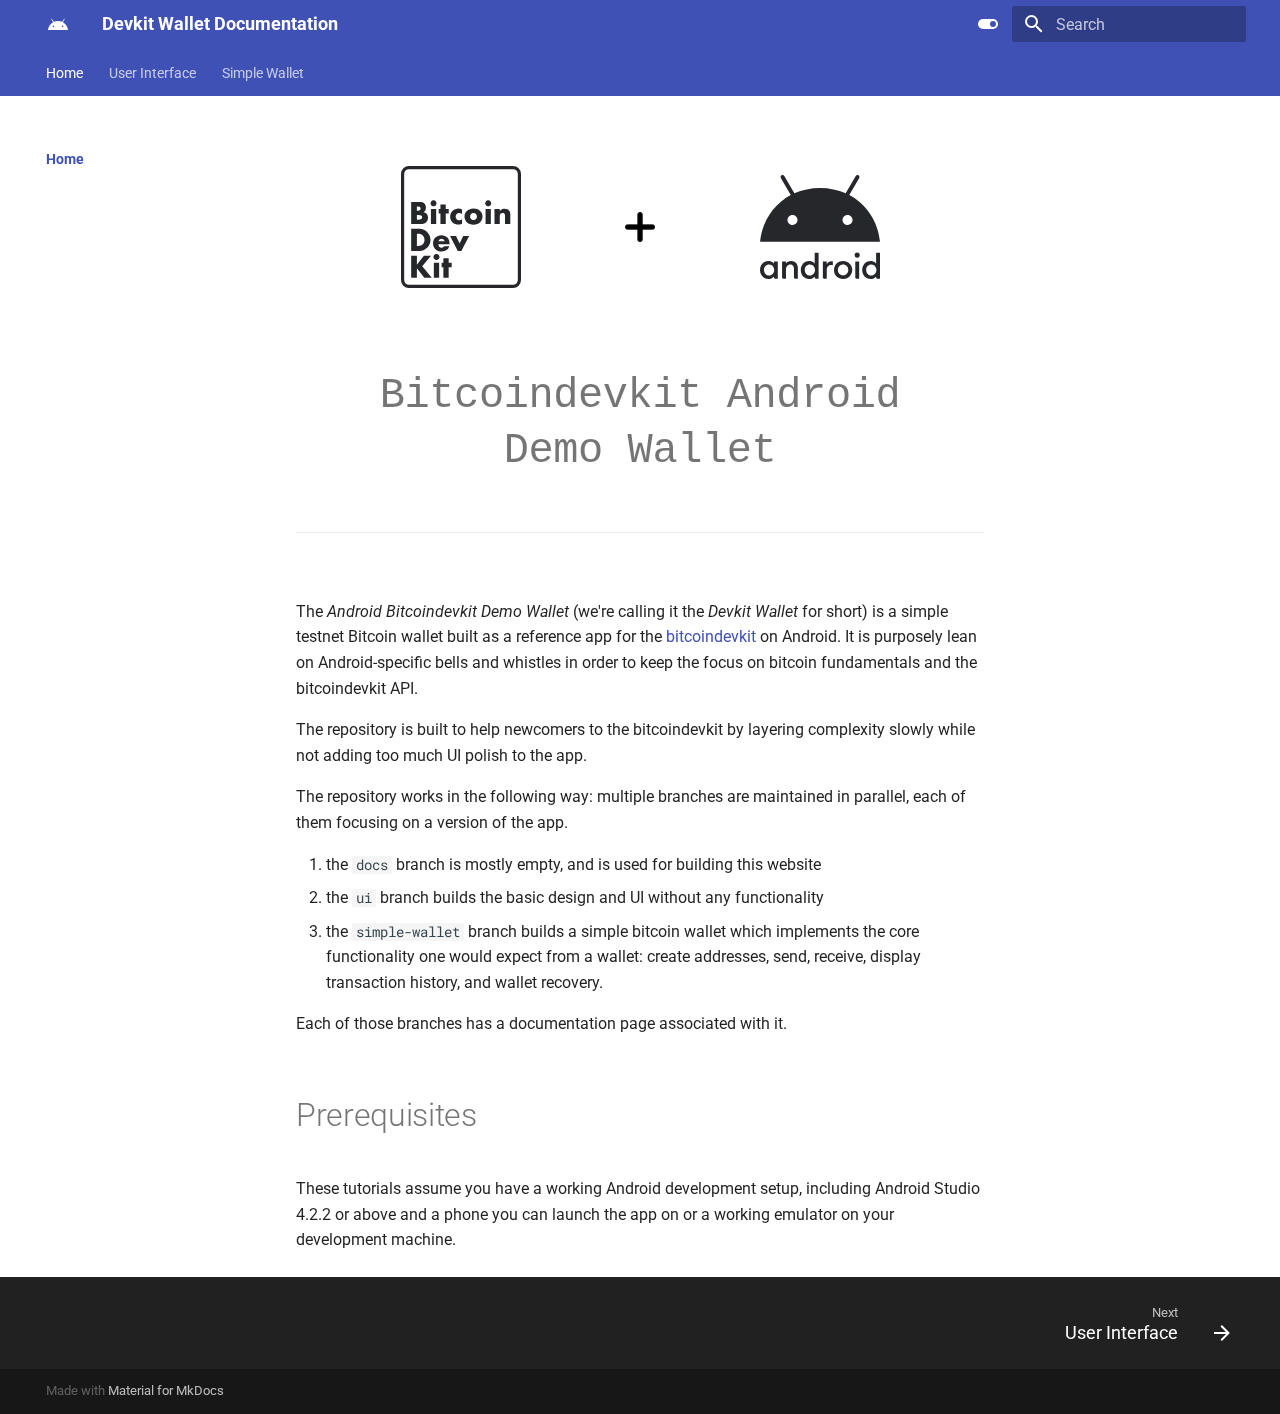
<file: index.html>
<!doctype html>
<html lang="en" class="no-js">
  <head>
    
      <meta charset="utf-8">
      <meta name="viewport" content="width=device-width,initial-scale=1">
      
      
      
      <link rel="icon" href="assets/images/favicon.png">
      <meta name="generator" content="mkdocs-1.3.0, mkdocs-material-8.3.8">
    
    
      
        <title>Devkit Wallet Documentation</title>
      
    
    
      <link rel="stylesheet" href="assets/stylesheets/main.1d29e8d0.min.css">
      
        
        <link rel="stylesheet" href="assets/stylesheets/palette.cbb835fc.min.css">
        
      
      
    
    
    
      
        
        
        <link rel="preconnect" href="https://fonts.gstatic.com" crossorigin>
        <link rel="stylesheet" href="https://fonts.googleapis.com/css?family=Roboto:300,300i,400,400i,700,700i%7CRoboto+Mono:400,400i,700,700i&display=fallback">
        <style>:root{--md-text-font:"Roboto";--md-code-font:"Roboto Mono"}</style>
      
    
    
      <link rel="stylesheet" href="stylesheets/extra.css">
    
    <script>__md_scope=new URL(".",location),__md_get=(e,_=localStorage,t=__md_scope)=>JSON.parse(_.getItem(t.pathname+"."+e)),__md_set=(e,_,t=localStorage,a=__md_scope)=>{try{t.setItem(a.pathname+"."+e,JSON.stringify(_))}catch(e){}}</script>
    
      

    
    
  </head>
  
  
    
    
      
    
    
    
    
    <body dir="ltr" data-md-color-scheme="default" data-md-color-primary="" data-md-color-accent="">
  
    
    
      <script>var palette=__md_get("__palette");if(palette&&"object"==typeof palette.color)for(var key of Object.keys(palette.color))document.body.setAttribute("data-md-color-"+key,palette.color[key])</script>
    
    <input class="md-toggle" data-md-toggle="drawer" type="checkbox" id="__drawer" autocomplete="off">
    <input class="md-toggle" data-md-toggle="search" type="checkbox" id="__search" autocomplete="off">
    <label class="md-overlay" for="__drawer"></label>
    <div data-md-component="skip">
      
        
        <a href="#prerequisites" class="md-skip">
          Skip to content
        </a>
      
    </div>
    <div data-md-component="announce">
      
    </div>
    
    
      

<header class="md-header" data-md-component="header">
  <nav class="md-header__inner md-grid" aria-label="Header">
    <a href="." title="Devkit Wallet Documentation" class="md-header__button md-logo" aria-label="Devkit Wallet Documentation" data-md-component="logo">
      
  
  <svg xmlns="http://www.w3.org/2000/svg" viewBox="0 0 24 24"><path d="M16.61 15.15c-.46 0-.84-.37-.84-.83s.38-.82.84-.82c.46 0 .84.36.84.82 0 .46-.38.83-.84.83m-9.2 0c-.46 0-.84-.37-.84-.83 0-.46.38-.82.84-.82.46 0 .83.36.83.82 0 .46-.37.83-.83.83m9.5-5.01 1.67-2.88c.09-.17.03-.38-.13-.47-.17-.1-.38-.04-.45.13l-1.71 2.91A10.15 10.15 0 0 0 12 8.91c-1.53 0-3 .33-4.27.91L6.04 6.91a.334.334 0 0 0-.47-.13c-.17.09-.22.3-.13.47l1.66 2.88C4.25 11.69 2.29 14.58 2 18h20c-.28-3.41-2.23-6.3-5.09-7.86Z"/></svg>

    </a>
    <label class="md-header__button md-icon" for="__drawer">
      <svg xmlns="http://www.w3.org/2000/svg" viewBox="0 0 24 24"><path d="M3 6h18v2H3V6m0 5h18v2H3v-2m0 5h18v2H3v-2Z"/></svg>
    </label>
    <div class="md-header__title" data-md-component="header-title">
      <div class="md-header__ellipsis">
        <div class="md-header__topic">
          <span class="md-ellipsis">
            Devkit Wallet Documentation
          </span>
        </div>
        <div class="md-header__topic" data-md-component="header-topic">
          <span class="md-ellipsis">
            
              Home
            
          </span>
        </div>
      </div>
    </div>
    
      <form class="md-header__option" data-md-component="palette">
        
          
          
          <input class="md-option" data-md-color-media="" data-md-color-scheme="default" data-md-color-primary="" data-md-color-accent=""  aria-label="Switch to dark mode"  type="radio" name="__palette" id="__palette_1">
          
            <label class="md-header__button md-icon" title="Switch to dark mode" for="__palette_2" hidden>
              <svg xmlns="http://www.w3.org/2000/svg" viewBox="0 0 24 24"><path d="M17 7H7a5 5 0 0 0-5 5 5 5 0 0 0 5 5h10a5 5 0 0 0 5-5 5 5 0 0 0-5-5m0 8a3 3 0 0 1-3-3 3 3 0 0 1 3-3 3 3 0 0 1 3 3 3 3 0 0 1-3 3Z"/></svg>
            </label>
          
        
          
          
          <input class="md-option" data-md-color-media="" data-md-color-scheme="slate" data-md-color-primary="" data-md-color-accent=""  aria-label="Switch to light mode"  type="radio" name="__palette" id="__palette_2">
          
            <label class="md-header__button md-icon" title="Switch to light mode" for="__palette_1" hidden>
              <svg xmlns="http://www.w3.org/2000/svg" viewBox="0 0 24 24"><path d="M17 6H7c-3.31 0-6 2.69-6 6s2.69 6 6 6h10c3.31 0 6-2.69 6-6s-2.69-6-6-6zm0 10H7c-2.21 0-4-1.79-4-4s1.79-4 4-4h10c2.21 0 4 1.79 4 4s-1.79 4-4 4zM7 9c-1.66 0-3 1.34-3 3s1.34 3 3 3 3-1.34 3-3-1.34-3-3-3z"/></svg>
            </label>
          
        
      </form>
    
    
    
      <label class="md-header__button md-icon" for="__search">
        <svg xmlns="http://www.w3.org/2000/svg" viewBox="0 0 24 24"><path d="M9.5 3A6.5 6.5 0 0 1 16 9.5c0 1.61-.59 3.09-1.56 4.23l.27.27h.79l5 5-1.5 1.5-5-5v-.79l-.27-.27A6.516 6.516 0 0 1 9.5 16 6.5 6.5 0 0 1 3 9.5 6.5 6.5 0 0 1 9.5 3m0 2C7 5 5 7 5 9.5S7 14 9.5 14 14 12 14 9.5 12 5 9.5 5Z"/></svg>
      </label>
      <div class="md-search" data-md-component="search" role="dialog">
  <label class="md-search__overlay" for="__search"></label>
  <div class="md-search__inner" role="search">
    <form class="md-search__form" name="search">
      <input type="text" class="md-search__input" name="query" aria-label="Search" placeholder="Search" autocapitalize="off" autocorrect="off" autocomplete="off" spellcheck="false" data-md-component="search-query" required>
      <label class="md-search__icon md-icon" for="__search">
        <svg xmlns="http://www.w3.org/2000/svg" viewBox="0 0 24 24"><path d="M9.5 3A6.5 6.5 0 0 1 16 9.5c0 1.61-.59 3.09-1.56 4.23l.27.27h.79l5 5-1.5 1.5-5-5v-.79l-.27-.27A6.516 6.516 0 0 1 9.5 16 6.5 6.5 0 0 1 3 9.5 6.5 6.5 0 0 1 9.5 3m0 2C7 5 5 7 5 9.5S7 14 9.5 14 14 12 14 9.5 12 5 9.5 5Z"/></svg>
        <svg xmlns="http://www.w3.org/2000/svg" viewBox="0 0 24 24"><path d="M20 11v2H8l5.5 5.5-1.42 1.42L4.16 12l7.92-7.92L13.5 5.5 8 11h12Z"/></svg>
      </label>
      <nav class="md-search__options" aria-label="Search">
        
        <button type="reset" class="md-search__icon md-icon" aria-label="Clear" tabindex="-1">
          <svg xmlns="http://www.w3.org/2000/svg" viewBox="0 0 24 24"><path d="M19 6.41 17.59 5 12 10.59 6.41 5 5 6.41 10.59 12 5 17.59 6.41 19 12 13.41 17.59 19 19 17.59 13.41 12 19 6.41Z"/></svg>
        </button>
      </nav>
      
    </form>
    <div class="md-search__output">
      <div class="md-search__scrollwrap" data-md-scrollfix>
        <div class="md-search-result" data-md-component="search-result">
          <div class="md-search-result__meta">
            Initializing search
          </div>
          <ol class="md-search-result__list"></ol>
        </div>
      </div>
    </div>
  </div>
</div>
    
    
  </nav>
  
</header>
    
    <div class="md-container" data-md-component="container">
      
      
        
          
            
<nav class="md-tabs" aria-label="Tabs" data-md-component="tabs">
  <div class="md-tabs__inner md-grid">
    <ul class="md-tabs__list">
      
        
  
  
    
  


  <li class="md-tabs__item">
    <a href="." class="md-tabs__link md-tabs__link--active">
      Home
    </a>
  </li>

      
        
  
  


  <li class="md-tabs__item">
    <a href="ui/" class="md-tabs__link">
      User Interface
    </a>
  </li>

      
        
  
  


  <li class="md-tabs__item">
    <a href="simple-wallet/" class="md-tabs__link">
      Simple Wallet
    </a>
  </li>

      
    </ul>
  </div>
</nav>
          
        
      
      <main class="md-main" data-md-component="main">
        <div class="md-main__inner md-grid">
          
            
              
              <div class="md-sidebar md-sidebar--primary" data-md-component="sidebar" data-md-type="navigation" >
                <div class="md-sidebar__scrollwrap">
                  <div class="md-sidebar__inner">
                    

  


<nav class="md-nav md-nav--primary md-nav--lifted" aria-label="Navigation" data-md-level="0">
  <label class="md-nav__title" for="__drawer">
    <a href="." title="Devkit Wallet Documentation" class="md-nav__button md-logo" aria-label="Devkit Wallet Documentation" data-md-component="logo">
      
  
  <svg xmlns="http://www.w3.org/2000/svg" viewBox="0 0 24 24"><path d="M16.61 15.15c-.46 0-.84-.37-.84-.83s.38-.82.84-.82c.46 0 .84.36.84.82 0 .46-.38.83-.84.83m-9.2 0c-.46 0-.84-.37-.84-.83 0-.46.38-.82.84-.82.46 0 .83.36.83.82 0 .46-.37.83-.83.83m9.5-5.01 1.67-2.88c.09-.17.03-.38-.13-.47-.17-.1-.38-.04-.45.13l-1.71 2.91A10.15 10.15 0 0 0 12 8.91c-1.53 0-3 .33-4.27.91L6.04 6.91a.334.334 0 0 0-.47-.13c-.17.09-.22.3-.13.47l1.66 2.88C4.25 11.69 2.29 14.58 2 18h20c-.28-3.41-2.23-6.3-5.09-7.86Z"/></svg>

    </a>
    Devkit Wallet Documentation
  </label>
  
  <ul class="md-nav__list" data-md-scrollfix>
    
      
      
      

  
  
    
  
  
    <li class="md-nav__item md-nav__item--active">
      
      <input class="md-nav__toggle md-toggle" data-md-toggle="toc" type="checkbox" id="__toc">
      
      
        
      
      
      <a href="." class="md-nav__link md-nav__link--active">
        Home
      </a>
      
    </li>
  

    
      
      
      

  
  
  
    <li class="md-nav__item">
      <a href="ui/" class="md-nav__link">
        User Interface
      </a>
    </li>
  

    
      
      
      

  
  
  
    <li class="md-nav__item">
      <a href="simple-wallet/" class="md-nav__link">
        Simple Wallet
      </a>
    </li>
  

    
  </ul>
</nav>
                  </div>
                </div>
              </div>
            
            
              
              <div class="md-sidebar md-sidebar--secondary" data-md-component="sidebar" data-md-type="toc" >
                <div class="md-sidebar__scrollwrap">
                  <div class="md-sidebar__inner">
                    

<nav class="md-nav md-nav--secondary" aria-label="Table of contents">
  
  
  
    
  
  
</nav>
                  </div>
                </div>
              </div>
            
          
          <div class="md-content" data-md-component="content">
            <article class="md-content__inner md-typeset">
              
                


<!-- logos -->
<div style="display: flex; justify-content: space-evenly; align-items: center; margin-top: 1rem;">
  <!-- <p>➕</p> -->
  <img id="bitcoindevkit-logo" src="./images/header/bitcoindevkit.svg" width="120px" />
  <img id="plus-sign-1" src="./images/header/plus.png" width="30px" height="30px"/>
  <!-- <p>➕</p> -->
  <img id="android-logo" src="./images/header/android.svg" width="120px" />
</div>

<p><center>
<br />
<h1 style="font-size: 42px !important; font-family: 'JetBrains Mono', monospace; margin-top: 2rem">Bitcoindevkit Android<br>Demo Wallet</h1></p>
<hr>
<p><br/>
</center></p>
<p>The <em>Android Bitcoindevkit Demo Wallet</em> (we're calling it the <em>Devkit Wallet</em> for short) is a simple testnet Bitcoin wallet built as a reference app for the <a href="https://github.com/bitcoindevkit">bitcoindevkit</a> on Android. It is purposely lean on Android-specific bells and whistles in order to keep the focus on bitcoin fundamentals and the bitcoindevkit API.</p>
<p>The repository is built to help newcomers to the bitcoindevkit by layering complexity slowly while not adding too much UI polish to the app.</p>
<p>The repository works in the following way: multiple branches are maintained in parallel, each of them focusing on a version of the app.  </p>
<ol>
<li>the <code>docs</code> branch is mostly empty, and is used for building this website</li>
<li>the <code>ui</code> branch builds the basic design and UI without any functionality</li>
<li>the <code>simple-wallet</code> branch builds a simple bitcoin wallet which implements the core functionality one would expect from a wallet: create addresses, send, receive, display transaction history, and wallet recovery.</li>
</ol>
<p>Each of those branches has a documentation page associated with it.</p>
<p><br/></p>
<h1 id="prerequisites">Prerequisites</h1>
<p>These tutorials assume you have a working Android development setup, including Android Studio 4.2.2 or above and a phone you can launch the app on or a working emulator on your development machine.</p>

              
            </article>
            
          </div>
        </div>
        
      </main>
      
        <footer class="md-footer">
  
    
    <nav class="md-footer__inner md-grid" aria-label="Footer" >
      
      
        
        <a href="ui/" class="md-footer__link md-footer__link--next" aria-label="Next: User Interface" rel="next">
          <div class="md-footer__title">
            <div class="md-ellipsis">
              <span class="md-footer__direction">
                Next
              </span>
              User Interface
            </div>
          </div>
          <div class="md-footer__button md-icon">
            <svg xmlns="http://www.w3.org/2000/svg" viewBox="0 0 24 24"><path d="M4 11v2h12l-5.5 5.5 1.42 1.42L19.84 12l-7.92-7.92L10.5 5.5 16 11H4Z"/></svg>
          </div>
        </a>
      
    </nav>
  
  <div class="md-footer-meta md-typeset">
    <div class="md-footer-meta__inner md-grid">
      <div class="md-copyright">
  
  
    Made with
    <a href="https://squidfunk.github.io/mkdocs-material/" target="_blank" rel="noopener">
      Material for MkDocs
    </a>
  
</div>
      
    </div>
  </div>
</footer>
      
    </div>
    <div class="md-dialog" data-md-component="dialog">
      <div class="md-dialog__inner md-typeset"></div>
    </div>
    <script id="__config" type="application/json">{"base": ".", "features": ["navigation.instant", "navigation.tracking", "navigation.tabs"], "search": "assets/javascripts/workers/search.b97dbffb.min.js", "translations": {"clipboard.copied": "Copied to clipboard", "clipboard.copy": "Copy to clipboard", "search.config.lang": "en", "search.config.pipeline": "trimmer, stopWordFilter", "search.config.separator": "[\\s\\-]+", "search.placeholder": "Search", "search.result.more.one": "1 more on this page", "search.result.more.other": "# more on this page", "search.result.none": "No matching documents", "search.result.one": "1 matching document", "search.result.other": "# matching documents", "search.result.placeholder": "Type to start searching", "search.result.term.missing": "Missing", "select.version.title": "Select version"}}</script>
    
    
      <script src="assets/javascripts/bundle.0238f547.min.js"></script>
      
    
  </body>
</html>
</file>
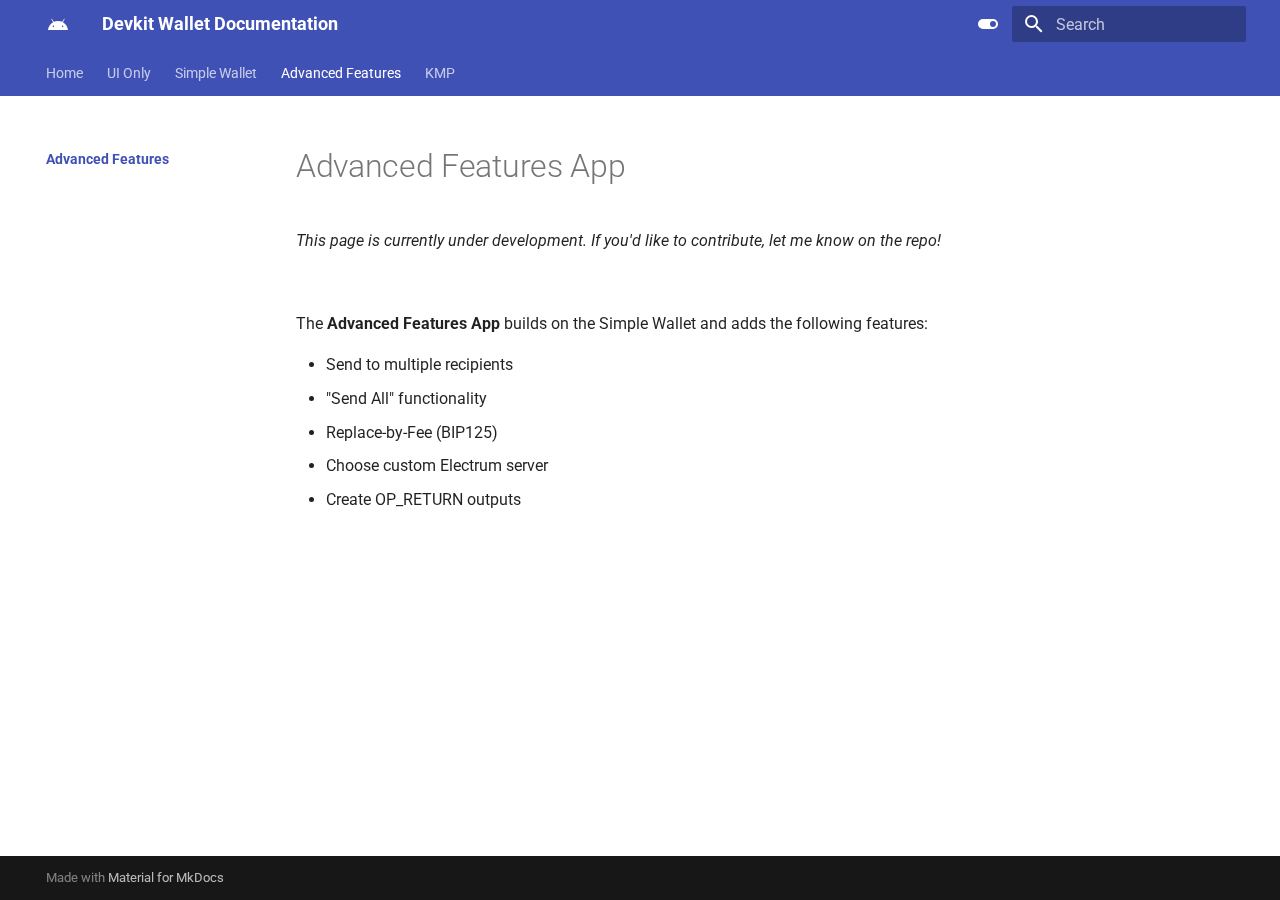
<file: advanced-features/index.html>
<!doctype html>
<html lang="en" class="no-js">
  <head>
    
      <meta charset="utf-8">
      <meta name="viewport" content="width=device-width,initial-scale=1">
      
      
      
      
        <link rel="prev" href="../simple-wallet/">
      
      
        <link rel="next" href="../kmp/">
      
      
      <link rel="icon" href="../assets/images/favicon.png">
      <meta name="generator" content="mkdocs-1.5.2, mkdocs-material-9.3.1">
    
    
      
        <title>Advanced Features - Devkit Wallet Documentation</title>
      
    
    
      <link rel="stylesheet" href="../assets/stylesheets/main.046329b4.min.css">
      
        
        <link rel="stylesheet" href="../assets/stylesheets/palette.85d0ee34.min.css">
      
      


    
    
      
    
    
      
        
        
        <link rel="preconnect" href="https://fonts.gstatic.com" crossorigin>
        <link rel="stylesheet" href="https://fonts.googleapis.com/css?family=Roboto:300,300i,400,400i,700,700i%7CRoboto+Mono:400,400i,700,700i&display=fallback">
        <style>:root{--md-text-font:"Roboto";--md-code-font:"Roboto Mono"}</style>
      
    
    
      <link rel="stylesheet" href="../stylesheets/extra.css">
    
    <script>__md_scope=new URL("..",location),__md_hash=e=>[...e].reduce((e,_)=>(e<<5)-e+_.charCodeAt(0),0),__md_get=(e,_=localStorage,t=__md_scope)=>JSON.parse(_.getItem(t.pathname+"."+e)),__md_set=(e,_,t=localStorage,a=__md_scope)=>{try{t.setItem(a.pathname+"."+e,JSON.stringify(_))}catch(e){}}</script>
    
      

    
    
    
  </head>
  
  
    
    
      
    
    
    
    
    <body dir="ltr" data-md-color-scheme="default" data-md-color-primary="indigo" data-md-color-accent="indigo">
  
    
    
      <script>var palette=__md_get("__palette");if(palette&&"object"==typeof palette.color)for(var key of Object.keys(palette.color))document.body.setAttribute("data-md-color-"+key,palette.color[key])</script>
    
    <input class="md-toggle" data-md-toggle="drawer" type="checkbox" id="__drawer" autocomplete="off">
    <input class="md-toggle" data-md-toggle="search" type="checkbox" id="__search" autocomplete="off">
    <label class="md-overlay" for="__drawer"></label>
    <div data-md-component="skip">
      
        
        <a href="#advanced-features-app" class="md-skip">
          Skip to content
        </a>
      
    </div>
    <div data-md-component="announce">
      
    </div>
    
    
      

<header class="md-header" data-md-component="header">
  <nav class="md-header__inner md-grid" aria-label="Header">
    <a href=".." title="Devkit Wallet Documentation" class="md-header__button md-logo" aria-label="Devkit Wallet Documentation" data-md-component="logo">
      
  
  <svg xmlns="http://www.w3.org/2000/svg" viewBox="0 0 24 24"><path d="M16.61 15.15c-.46 0-.84-.37-.84-.83s.38-.82.84-.82c.46 0 .84.36.84.82 0 .46-.38.83-.84.83m-9.2 0c-.46 0-.84-.37-.84-.83 0-.46.38-.82.84-.82.46 0 .83.36.83.82 0 .46-.37.83-.83.83m9.5-5.01 1.67-2.88c.09-.17.03-.38-.13-.47-.17-.1-.38-.04-.45.13l-1.71 2.91A10.15 10.15 0 0 0 12 8.91c-1.53 0-3 .33-4.27.91L6.04 6.91a.334.334 0 0 0-.47-.13c-.17.09-.22.3-.13.47l1.66 2.88C4.25 11.69 2.29 14.58 2 18h20c-.28-3.41-2.23-6.3-5.09-7.86Z"/></svg>

    </a>
    <label class="md-header__button md-icon" for="__drawer">
      
      <svg xmlns="http://www.w3.org/2000/svg" viewBox="0 0 24 24"><path d="M3 6h18v2H3V6m0 5h18v2H3v-2m0 5h18v2H3v-2Z"/></svg>
    </label>
    <div class="md-header__title" data-md-component="header-title">
      <div class="md-header__ellipsis">
        <div class="md-header__topic">
          <span class="md-ellipsis">
            Devkit Wallet Documentation
          </span>
        </div>
        <div class="md-header__topic" data-md-component="header-topic">
          <span class="md-ellipsis">
            
              Advanced Features
            
          </span>
        </div>
      </div>
    </div>
    
      
        <form class="md-header__option" data-md-component="palette">
  
    
    
    
    <input class="md-option" data-md-color-media="" data-md-color-scheme="default" data-md-color-primary="indigo" data-md-color-accent="indigo"  aria-label="Switch to dark mode"  type="radio" name="__palette" id="__palette_1">
    
      <label class="md-header__button md-icon" title="Switch to dark mode" for="__palette_2" hidden>
        <svg xmlns="http://www.w3.org/2000/svg" viewBox="0 0 24 24"><path d="M17 7H7a5 5 0 0 0-5 5 5 5 0 0 0 5 5h10a5 5 0 0 0 5-5 5 5 0 0 0-5-5m0 8a3 3 0 0 1-3-3 3 3 0 0 1 3-3 3 3 0 0 1 3 3 3 3 0 0 1-3 3Z"/></svg>
      </label>
    
  
    
    
    
    <input class="md-option" data-md-color-media="" data-md-color-scheme="slate" data-md-color-primary="indigo" data-md-color-accent="indigo"  aria-label="Switch to light mode"  type="radio" name="__palette" id="__palette_2">
    
      <label class="md-header__button md-icon" title="Switch to light mode" for="__palette_1" hidden>
        <svg xmlns="http://www.w3.org/2000/svg" viewBox="0 0 24 24"><path d="M17 6H7c-3.31 0-6 2.69-6 6s2.69 6 6 6h10c3.31 0 6-2.69 6-6s-2.69-6-6-6zm0 10H7c-2.21 0-4-1.79-4-4s1.79-4 4-4h10c2.21 0 4 1.79 4 4s-1.79 4-4 4zM7 9c-1.66 0-3 1.34-3 3s1.34 3 3 3 3-1.34 3-3-1.34-3-3-3z"/></svg>
      </label>
    
  
</form>
      
    
    
    
      <label class="md-header__button md-icon" for="__search">
        
        <svg xmlns="http://www.w3.org/2000/svg" viewBox="0 0 24 24"><path d="M9.5 3A6.5 6.5 0 0 1 16 9.5c0 1.61-.59 3.09-1.56 4.23l.27.27h.79l5 5-1.5 1.5-5-5v-.79l-.27-.27A6.516 6.516 0 0 1 9.5 16 6.5 6.5 0 0 1 3 9.5 6.5 6.5 0 0 1 9.5 3m0 2C7 5 5 7 5 9.5S7 14 9.5 14 14 12 14 9.5 12 5 9.5 5Z"/></svg>
      </label>
      <div class="md-search" data-md-component="search" role="dialog">
  <label class="md-search__overlay" for="__search"></label>
  <div class="md-search__inner" role="search">
    <form class="md-search__form" name="search">
      <input type="text" class="md-search__input" name="query" aria-label="Search" placeholder="Search" autocapitalize="off" autocorrect="off" autocomplete="off" spellcheck="false" data-md-component="search-query" required>
      <label class="md-search__icon md-icon" for="__search">
        
        <svg xmlns="http://www.w3.org/2000/svg" viewBox="0 0 24 24"><path d="M9.5 3A6.5 6.5 0 0 1 16 9.5c0 1.61-.59 3.09-1.56 4.23l.27.27h.79l5 5-1.5 1.5-5-5v-.79l-.27-.27A6.516 6.516 0 0 1 9.5 16 6.5 6.5 0 0 1 3 9.5 6.5 6.5 0 0 1 9.5 3m0 2C7 5 5 7 5 9.5S7 14 9.5 14 14 12 14 9.5 12 5 9.5 5Z"/></svg>
        
        <svg xmlns="http://www.w3.org/2000/svg" viewBox="0 0 24 24"><path d="M20 11v2H8l5.5 5.5-1.42 1.42L4.16 12l7.92-7.92L13.5 5.5 8 11h12Z"/></svg>
      </label>
      <nav class="md-search__options" aria-label="Search">
        
        <button type="reset" class="md-search__icon md-icon" title="Clear" aria-label="Clear" tabindex="-1">
          
          <svg xmlns="http://www.w3.org/2000/svg" viewBox="0 0 24 24"><path d="M19 6.41 17.59 5 12 10.59 6.41 5 5 6.41 10.59 12 5 17.59 6.41 19 12 13.41 17.59 19 19 17.59 13.41 12 19 6.41Z"/></svg>
        </button>
      </nav>
      
    </form>
    <div class="md-search__output">
      <div class="md-search__scrollwrap" data-md-scrollfix>
        <div class="md-search-result" data-md-component="search-result">
          <div class="md-search-result__meta">
            Initializing search
          </div>
          <ol class="md-search-result__list" role="presentation"></ol>
        </div>
      </div>
    </div>
  </div>
</div>
    
    
  </nav>
  
</header>
    
    <div class="md-container" data-md-component="container">
      
      
        
          
            
<nav class="md-tabs" aria-label="Tabs" data-md-component="tabs">
  <div class="md-grid">
    <ul class="md-tabs__list">
      
        
  
  
  
    <li class="md-tabs__item">
      <a href=".." class="md-tabs__link">
        
  
    
  
  Home

      </a>
    </li>
  

      
        
  
  
  
    <li class="md-tabs__item">
      <a href="../ui/" class="md-tabs__link">
        
  
    
  
  UI Only

      </a>
    </li>
  

      
        
  
  
  
    <li class="md-tabs__item">
      <a href="../simple-wallet/" class="md-tabs__link">
        
  
    
  
  Simple Wallet

      </a>
    </li>
  

      
        
  
  
    
  
  
    <li class="md-tabs__item md-tabs__item--active">
      <a href="./" class="md-tabs__link">
        
  
    
  
  Advanced Features

      </a>
    </li>
  

      
        
  
  
  
    <li class="md-tabs__item">
      <a href="../kmp/" class="md-tabs__link">
        
  
    
  
  KMP

      </a>
    </li>
  

      
    </ul>
  </div>
</nav>
          
        
      
      <main class="md-main" data-md-component="main">
        <div class="md-main__inner md-grid">
          
            
              
              <div class="md-sidebar md-sidebar--primary" data-md-component="sidebar" data-md-type="navigation" >
                <div class="md-sidebar__scrollwrap">
                  <div class="md-sidebar__inner">
                    


  


<nav class="md-nav md-nav--primary md-nav--lifted" aria-label="Navigation" data-md-level="0">
  <label class="md-nav__title" for="__drawer">
    <a href=".." title="Devkit Wallet Documentation" class="md-nav__button md-logo" aria-label="Devkit Wallet Documentation" data-md-component="logo">
      
  
  <svg xmlns="http://www.w3.org/2000/svg" viewBox="0 0 24 24"><path d="M16.61 15.15c-.46 0-.84-.37-.84-.83s.38-.82.84-.82c.46 0 .84.36.84.82 0 .46-.38.83-.84.83m-9.2 0c-.46 0-.84-.37-.84-.83 0-.46.38-.82.84-.82.46 0 .83.36.83.82 0 .46-.37.83-.83.83m9.5-5.01 1.67-2.88c.09-.17.03-.38-.13-.47-.17-.1-.38-.04-.45.13l-1.71 2.91A10.15 10.15 0 0 0 12 8.91c-1.53 0-3 .33-4.27.91L6.04 6.91a.334.334 0 0 0-.47-.13c-.17.09-.22.3-.13.47l1.66 2.88C4.25 11.69 2.29 14.58 2 18h20c-.28-3.41-2.23-6.3-5.09-7.86Z"/></svg>

    </a>
    Devkit Wallet Documentation
  </label>
  
  <ul class="md-nav__list" data-md-scrollfix>
    
      
      
  
  
  
    <li class="md-nav__item">
      <a href=".." class="md-nav__link">
        
  
  <span class="md-ellipsis">
    Home
  </span>
  

      </a>
    </li>
  

    
      
      
  
  
  
    <li class="md-nav__item">
      <a href="../ui/" class="md-nav__link">
        
  
  <span class="md-ellipsis">
    UI Only
  </span>
  

      </a>
    </li>
  

    
      
      
  
  
  
    <li class="md-nav__item">
      <a href="../simple-wallet/" class="md-nav__link">
        
  
  <span class="md-ellipsis">
    Simple Wallet
  </span>
  

      </a>
    </li>
  

    
      
      
  
  
    
  
  
    <li class="md-nav__item md-nav__item--active">
      
      <input class="md-nav__toggle md-toggle" type="checkbox" id="__toc">
      
      
        
      
      
      <a href="./" class="md-nav__link md-nav__link--active">
        
  
  <span class="md-ellipsis">
    Advanced Features
  </span>
  

      </a>
      
    </li>
  

    
      
      
  
  
  
    <li class="md-nav__item">
      <a href="../kmp/" class="md-nav__link">
        
  
  <span class="md-ellipsis">
    KMP
  </span>
  

      </a>
    </li>
  

    
  </ul>
</nav>
                  </div>
                </div>
              </div>
            
            
              
              <div class="md-sidebar md-sidebar--secondary" data-md-component="sidebar" data-md-type="toc" >
                <div class="md-sidebar__scrollwrap">
                  <div class="md-sidebar__inner">
                    

<nav class="md-nav md-nav--secondary" aria-label="Table of contents">
  
  
  
    
  
  
</nav>
                  </div>
                </div>
              </div>
            
          
          
            <div class="md-content" data-md-component="content">
              <article class="md-content__inner md-typeset">
                
                  


<h1 id="advanced-features-app">Advanced Features App</h1>
<p><em>This page is currently under development. If you'd like to contribute, let me know on the repo!</em></p>
<p><br></p>
<p>The <strong>Advanced Features App</strong> builds on the Simple Wallet and adds the following features:</p>
<ul>
<li>Send to multiple recipients</li>
<li>"Send All" functionality</li>
<li>Replace-by-Fee (BIP125)</li>
<li>Choose custom Electrum server</li>
<li>Create OP_RETURN outputs</li>
</ul>





                
              </article>
            </div>
          
          
        </div>
        
      </main>
      
        <footer class="md-footer">
  
  <div class="md-footer-meta md-typeset">
    <div class="md-footer-meta__inner md-grid">
      <div class="md-copyright">
  
  
    Made with
    <a href="https://squidfunk.github.io/mkdocs-material/" target="_blank" rel="noopener">
      Material for MkDocs
    </a>
  
</div>
      
    </div>
  </div>
</footer>
      
    </div>
    <div class="md-dialog" data-md-component="dialog">
      <div class="md-dialog__inner md-typeset"></div>
    </div>
    
    <script id="__config" type="application/json">{"base": "..", "features": ["navigation.instant", "navigation.tracking", "navigation.tabs"], "search": "../assets/javascripts/workers/search.dfff1995.min.js", "translations": {"clipboard.copied": "Copied to clipboard", "clipboard.copy": "Copy to clipboard", "search.result.more.one": "1 more on this page", "search.result.more.other": "# more on this page", "search.result.none": "No matching documents", "search.result.one": "1 matching document", "search.result.other": "# matching documents", "search.result.placeholder": "Type to start searching", "search.result.term.missing": "Missing", "select.version": "Select version"}}</script>
    
    
      <script src="../assets/javascripts/bundle.dff1b7c8.min.js"></script>
      
    
  </body>
</html>
</file>
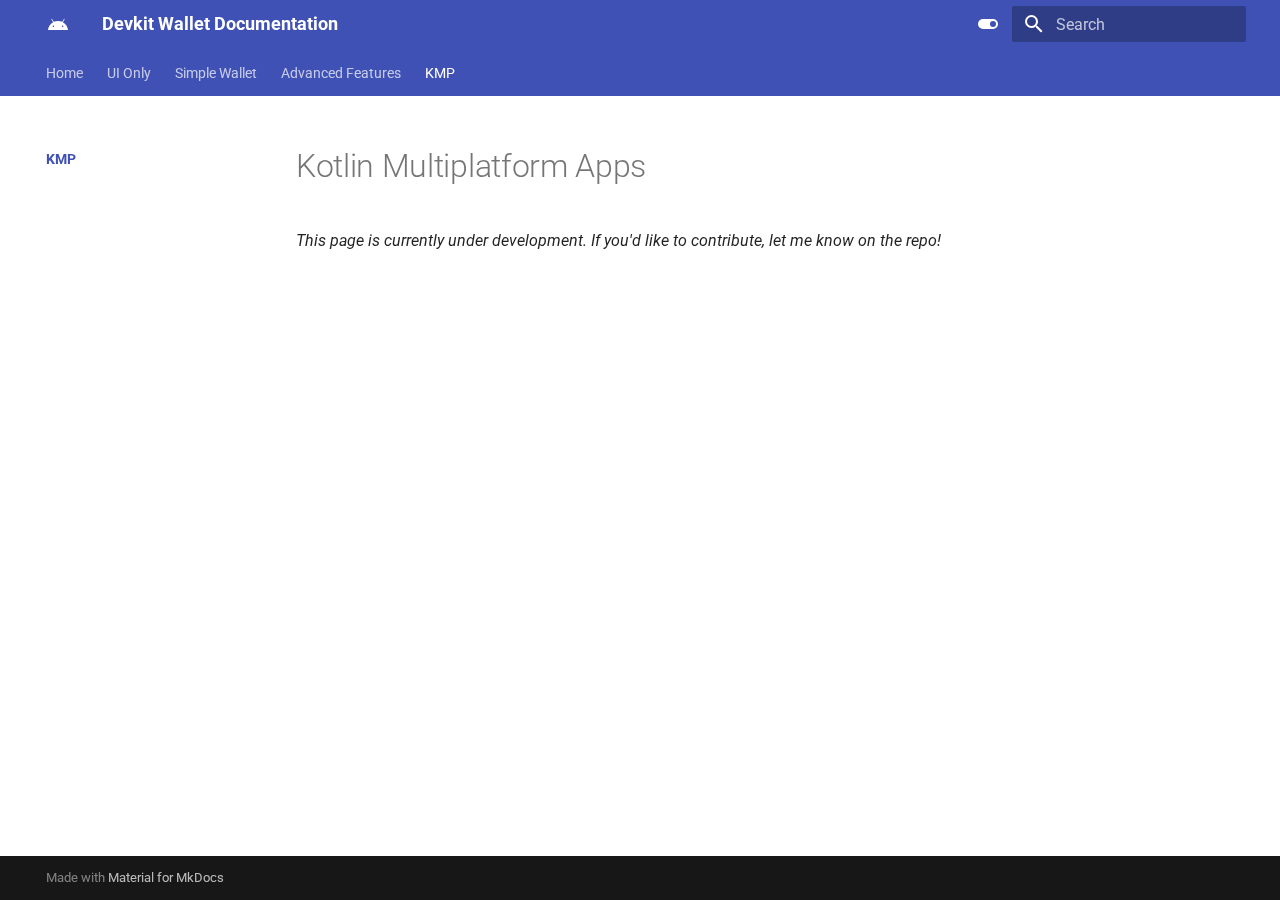
<file: kmp/index.html>
<!doctype html>
<html lang="en" class="no-js">
  <head>
    
      <meta charset="utf-8">
      <meta name="viewport" content="width=device-width,initial-scale=1">
      
      
      
      
        <link rel="prev" href="../advanced-features/">
      
      
      
      <link rel="icon" href="../assets/images/favicon.png">
      <meta name="generator" content="mkdocs-1.5.2, mkdocs-material-9.3.1">
    
    
      
        <title>KMP - Devkit Wallet Documentation</title>
      
    
    
      <link rel="stylesheet" href="../assets/stylesheets/main.046329b4.min.css">
      
        
        <link rel="stylesheet" href="../assets/stylesheets/palette.85d0ee34.min.css">
      
      


    
    
      
    
    
      
        
        
        <link rel="preconnect" href="https://fonts.gstatic.com" crossorigin>
        <link rel="stylesheet" href="https://fonts.googleapis.com/css?family=Roboto:300,300i,400,400i,700,700i%7CRoboto+Mono:400,400i,700,700i&display=fallback">
        <style>:root{--md-text-font:"Roboto";--md-code-font:"Roboto Mono"}</style>
      
    
    
      <link rel="stylesheet" href="../stylesheets/extra.css">
    
    <script>__md_scope=new URL("..",location),__md_hash=e=>[...e].reduce((e,_)=>(e<<5)-e+_.charCodeAt(0),0),__md_get=(e,_=localStorage,t=__md_scope)=>JSON.parse(_.getItem(t.pathname+"."+e)),__md_set=(e,_,t=localStorage,a=__md_scope)=>{try{t.setItem(a.pathname+"."+e,JSON.stringify(_))}catch(e){}}</script>
    
      

    
    
    
  </head>
  
  
    
    
      
    
    
    
    
    <body dir="ltr" data-md-color-scheme="default" data-md-color-primary="indigo" data-md-color-accent="indigo">
  
    
    
      <script>var palette=__md_get("__palette");if(palette&&"object"==typeof palette.color)for(var key of Object.keys(palette.color))document.body.setAttribute("data-md-color-"+key,palette.color[key])</script>
    
    <input class="md-toggle" data-md-toggle="drawer" type="checkbox" id="__drawer" autocomplete="off">
    <input class="md-toggle" data-md-toggle="search" type="checkbox" id="__search" autocomplete="off">
    <label class="md-overlay" for="__drawer"></label>
    <div data-md-component="skip">
      
        
        <a href="#kotlin-multiplatform-apps" class="md-skip">
          Skip to content
        </a>
      
    </div>
    <div data-md-component="announce">
      
    </div>
    
    
      

<header class="md-header" data-md-component="header">
  <nav class="md-header__inner md-grid" aria-label="Header">
    <a href=".." title="Devkit Wallet Documentation" class="md-header__button md-logo" aria-label="Devkit Wallet Documentation" data-md-component="logo">
      
  
  <svg xmlns="http://www.w3.org/2000/svg" viewBox="0 0 24 24"><path d="M16.61 15.15c-.46 0-.84-.37-.84-.83s.38-.82.84-.82c.46 0 .84.36.84.82 0 .46-.38.83-.84.83m-9.2 0c-.46 0-.84-.37-.84-.83 0-.46.38-.82.84-.82.46 0 .83.36.83.82 0 .46-.37.83-.83.83m9.5-5.01 1.67-2.88c.09-.17.03-.38-.13-.47-.17-.1-.38-.04-.45.13l-1.71 2.91A10.15 10.15 0 0 0 12 8.91c-1.53 0-3 .33-4.27.91L6.04 6.91a.334.334 0 0 0-.47-.13c-.17.09-.22.3-.13.47l1.66 2.88C4.25 11.69 2.29 14.58 2 18h20c-.28-3.41-2.23-6.3-5.09-7.86Z"/></svg>

    </a>
    <label class="md-header__button md-icon" for="__drawer">
      
      <svg xmlns="http://www.w3.org/2000/svg" viewBox="0 0 24 24"><path d="M3 6h18v2H3V6m0 5h18v2H3v-2m0 5h18v2H3v-2Z"/></svg>
    </label>
    <div class="md-header__title" data-md-component="header-title">
      <div class="md-header__ellipsis">
        <div class="md-header__topic">
          <span class="md-ellipsis">
            Devkit Wallet Documentation
          </span>
        </div>
        <div class="md-header__topic" data-md-component="header-topic">
          <span class="md-ellipsis">
            
              KMP
            
          </span>
        </div>
      </div>
    </div>
    
      
        <form class="md-header__option" data-md-component="palette">
  
    
    
    
    <input class="md-option" data-md-color-media="" data-md-color-scheme="default" data-md-color-primary="indigo" data-md-color-accent="indigo"  aria-label="Switch to dark mode"  type="radio" name="__palette" id="__palette_1">
    
      <label class="md-header__button md-icon" title="Switch to dark mode" for="__palette_2" hidden>
        <svg xmlns="http://www.w3.org/2000/svg" viewBox="0 0 24 24"><path d="M17 7H7a5 5 0 0 0-5 5 5 5 0 0 0 5 5h10a5 5 0 0 0 5-5 5 5 0 0 0-5-5m0 8a3 3 0 0 1-3-3 3 3 0 0 1 3-3 3 3 0 0 1 3 3 3 3 0 0 1-3 3Z"/></svg>
      </label>
    
  
    
    
    
    <input class="md-option" data-md-color-media="" data-md-color-scheme="slate" data-md-color-primary="indigo" data-md-color-accent="indigo"  aria-label="Switch to light mode"  type="radio" name="__palette" id="__palette_2">
    
      <label class="md-header__button md-icon" title="Switch to light mode" for="__palette_1" hidden>
        <svg xmlns="http://www.w3.org/2000/svg" viewBox="0 0 24 24"><path d="M17 6H7c-3.31 0-6 2.69-6 6s2.69 6 6 6h10c3.31 0 6-2.69 6-6s-2.69-6-6-6zm0 10H7c-2.21 0-4-1.79-4-4s1.79-4 4-4h10c2.21 0 4 1.79 4 4s-1.79 4-4 4zM7 9c-1.66 0-3 1.34-3 3s1.34 3 3 3 3-1.34 3-3-1.34-3-3-3z"/></svg>
      </label>
    
  
</form>
      
    
    
    
      <label class="md-header__button md-icon" for="__search">
        
        <svg xmlns="http://www.w3.org/2000/svg" viewBox="0 0 24 24"><path d="M9.5 3A6.5 6.5 0 0 1 16 9.5c0 1.61-.59 3.09-1.56 4.23l.27.27h.79l5 5-1.5 1.5-5-5v-.79l-.27-.27A6.516 6.516 0 0 1 9.5 16 6.5 6.5 0 0 1 3 9.5 6.5 6.5 0 0 1 9.5 3m0 2C7 5 5 7 5 9.5S7 14 9.5 14 14 12 14 9.5 12 5 9.5 5Z"/></svg>
      </label>
      <div class="md-search" data-md-component="search" role="dialog">
  <label class="md-search__overlay" for="__search"></label>
  <div class="md-search__inner" role="search">
    <form class="md-search__form" name="search">
      <input type="text" class="md-search__input" name="query" aria-label="Search" placeholder="Search" autocapitalize="off" autocorrect="off" autocomplete="off" spellcheck="false" data-md-component="search-query" required>
      <label class="md-search__icon md-icon" for="__search">
        
        <svg xmlns="http://www.w3.org/2000/svg" viewBox="0 0 24 24"><path d="M9.5 3A6.5 6.5 0 0 1 16 9.5c0 1.61-.59 3.09-1.56 4.23l.27.27h.79l5 5-1.5 1.5-5-5v-.79l-.27-.27A6.516 6.516 0 0 1 9.5 16 6.5 6.5 0 0 1 3 9.5 6.5 6.5 0 0 1 9.5 3m0 2C7 5 5 7 5 9.5S7 14 9.5 14 14 12 14 9.5 12 5 9.5 5Z"/></svg>
        
        <svg xmlns="http://www.w3.org/2000/svg" viewBox="0 0 24 24"><path d="M20 11v2H8l5.5 5.5-1.42 1.42L4.16 12l7.92-7.92L13.5 5.5 8 11h12Z"/></svg>
      </label>
      <nav class="md-search__options" aria-label="Search">
        
        <button type="reset" class="md-search__icon md-icon" title="Clear" aria-label="Clear" tabindex="-1">
          
          <svg xmlns="http://www.w3.org/2000/svg" viewBox="0 0 24 24"><path d="M19 6.41 17.59 5 12 10.59 6.41 5 5 6.41 10.59 12 5 17.59 6.41 19 12 13.41 17.59 19 19 17.59 13.41 12 19 6.41Z"/></svg>
        </button>
      </nav>
      
    </form>
    <div class="md-search__output">
      <div class="md-search__scrollwrap" data-md-scrollfix>
        <div class="md-search-result" data-md-component="search-result">
          <div class="md-search-result__meta">
            Initializing search
          </div>
          <ol class="md-search-result__list" role="presentation"></ol>
        </div>
      </div>
    </div>
  </div>
</div>
    
    
  </nav>
  
</header>
    
    <div class="md-container" data-md-component="container">
      
      
        
          
            
<nav class="md-tabs" aria-label="Tabs" data-md-component="tabs">
  <div class="md-grid">
    <ul class="md-tabs__list">
      
        
  
  
  
    <li class="md-tabs__item">
      <a href=".." class="md-tabs__link">
        
  
    
  
  Home

      </a>
    </li>
  

      
        
  
  
  
    <li class="md-tabs__item">
      <a href="../ui/" class="md-tabs__link">
        
  
    
  
  UI Only

      </a>
    </li>
  

      
        
  
  
  
    <li class="md-tabs__item">
      <a href="../simple-wallet/" class="md-tabs__link">
        
  
    
  
  Simple Wallet

      </a>
    </li>
  

      
        
  
  
  
    <li class="md-tabs__item">
      <a href="../advanced-features/" class="md-tabs__link">
        
  
    
  
  Advanced Features

      </a>
    </li>
  

      
        
  
  
    
  
  
    <li class="md-tabs__item md-tabs__item--active">
      <a href="./" class="md-tabs__link">
        
  
    
  
  KMP

      </a>
    </li>
  

      
    </ul>
  </div>
</nav>
          
        
      
      <main class="md-main" data-md-component="main">
        <div class="md-main__inner md-grid">
          
            
              
              <div class="md-sidebar md-sidebar--primary" data-md-component="sidebar" data-md-type="navigation" >
                <div class="md-sidebar__scrollwrap">
                  <div class="md-sidebar__inner">
                    


  


<nav class="md-nav md-nav--primary md-nav--lifted" aria-label="Navigation" data-md-level="0">
  <label class="md-nav__title" for="__drawer">
    <a href=".." title="Devkit Wallet Documentation" class="md-nav__button md-logo" aria-label="Devkit Wallet Documentation" data-md-component="logo">
      
  
  <svg xmlns="http://www.w3.org/2000/svg" viewBox="0 0 24 24"><path d="M16.61 15.15c-.46 0-.84-.37-.84-.83s.38-.82.84-.82c.46 0 .84.36.84.82 0 .46-.38.83-.84.83m-9.2 0c-.46 0-.84-.37-.84-.83 0-.46.38-.82.84-.82.46 0 .83.36.83.82 0 .46-.37.83-.83.83m9.5-5.01 1.67-2.88c.09-.17.03-.38-.13-.47-.17-.1-.38-.04-.45.13l-1.71 2.91A10.15 10.15 0 0 0 12 8.91c-1.53 0-3 .33-4.27.91L6.04 6.91a.334.334 0 0 0-.47-.13c-.17.09-.22.3-.13.47l1.66 2.88C4.25 11.69 2.29 14.58 2 18h20c-.28-3.41-2.23-6.3-5.09-7.86Z"/></svg>

    </a>
    Devkit Wallet Documentation
  </label>
  
  <ul class="md-nav__list" data-md-scrollfix>
    
      
      
  
  
  
    <li class="md-nav__item">
      <a href=".." class="md-nav__link">
        
  
  <span class="md-ellipsis">
    Home
  </span>
  

      </a>
    </li>
  

    
      
      
  
  
  
    <li class="md-nav__item">
      <a href="../ui/" class="md-nav__link">
        
  
  <span class="md-ellipsis">
    UI Only
  </span>
  

      </a>
    </li>
  

    
      
      
  
  
  
    <li class="md-nav__item">
      <a href="../simple-wallet/" class="md-nav__link">
        
  
  <span class="md-ellipsis">
    Simple Wallet
  </span>
  

      </a>
    </li>
  

    
      
      
  
  
  
    <li class="md-nav__item">
      <a href="../advanced-features/" class="md-nav__link">
        
  
  <span class="md-ellipsis">
    Advanced Features
  </span>
  

      </a>
    </li>
  

    
      
      
  
  
    
  
  
    <li class="md-nav__item md-nav__item--active">
      
      <input class="md-nav__toggle md-toggle" type="checkbox" id="__toc">
      
      
        
      
      
      <a href="./" class="md-nav__link md-nav__link--active">
        
  
  <span class="md-ellipsis">
    KMP
  </span>
  

      </a>
      
    </li>
  

    
  </ul>
</nav>
                  </div>
                </div>
              </div>
            
            
              
              <div class="md-sidebar md-sidebar--secondary" data-md-component="sidebar" data-md-type="toc" >
                <div class="md-sidebar__scrollwrap">
                  <div class="md-sidebar__inner">
                    

<nav class="md-nav md-nav--secondary" aria-label="Table of contents">
  
  
  
    
  
  
</nav>
                  </div>
                </div>
              </div>
            
          
          
            <div class="md-content" data-md-component="content">
              <article class="md-content__inner md-typeset">
                
                  


<h1 id="kotlin-multiplatform-apps">Kotlin Multiplatform Apps</h1>
<p><em>This page is currently under development. If you'd like to contribute, let me know on the repo!</em></p>





                
              </article>
            </div>
          
          
        </div>
        
      </main>
      
        <footer class="md-footer">
  
  <div class="md-footer-meta md-typeset">
    <div class="md-footer-meta__inner md-grid">
      <div class="md-copyright">
  
  
    Made with
    <a href="https://squidfunk.github.io/mkdocs-material/" target="_blank" rel="noopener">
      Material for MkDocs
    </a>
  
</div>
      
    </div>
  </div>
</footer>
      
    </div>
    <div class="md-dialog" data-md-component="dialog">
      <div class="md-dialog__inner md-typeset"></div>
    </div>
    
    <script id="__config" type="application/json">{"base": "..", "features": ["navigation.instant", "navigation.tracking", "navigation.tabs"], "search": "../assets/javascripts/workers/search.dfff1995.min.js", "translations": {"clipboard.copied": "Copied to clipboard", "clipboard.copy": "Copy to clipboard", "search.result.more.one": "1 more on this page", "search.result.more.other": "# more on this page", "search.result.none": "No matching documents", "search.result.one": "1 matching document", "search.result.other": "# matching documents", "search.result.placeholder": "Type to start searching", "search.result.term.missing": "Missing", "select.version": "Select version"}}</script>
    
    
      <script src="../assets/javascripts/bundle.dff1b7c8.min.js"></script>
      
    
  </body>
</html>
</file>
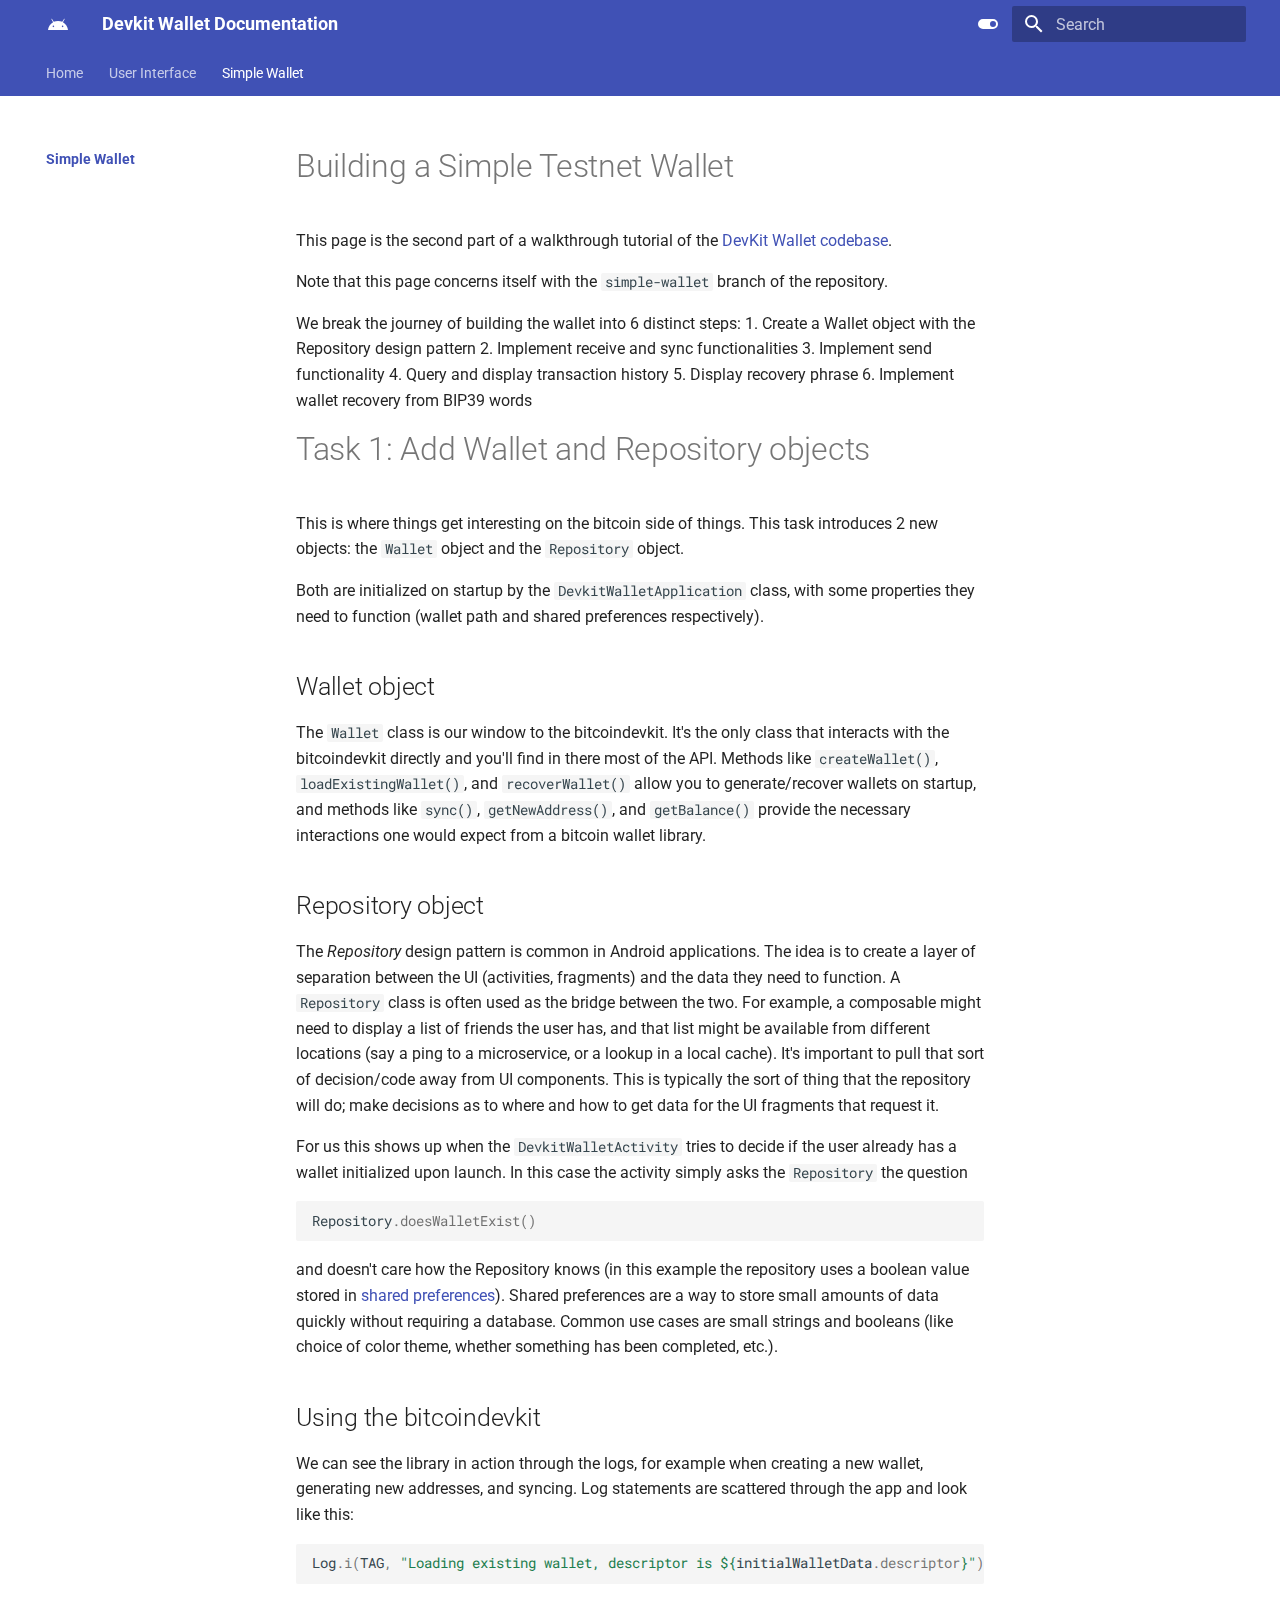
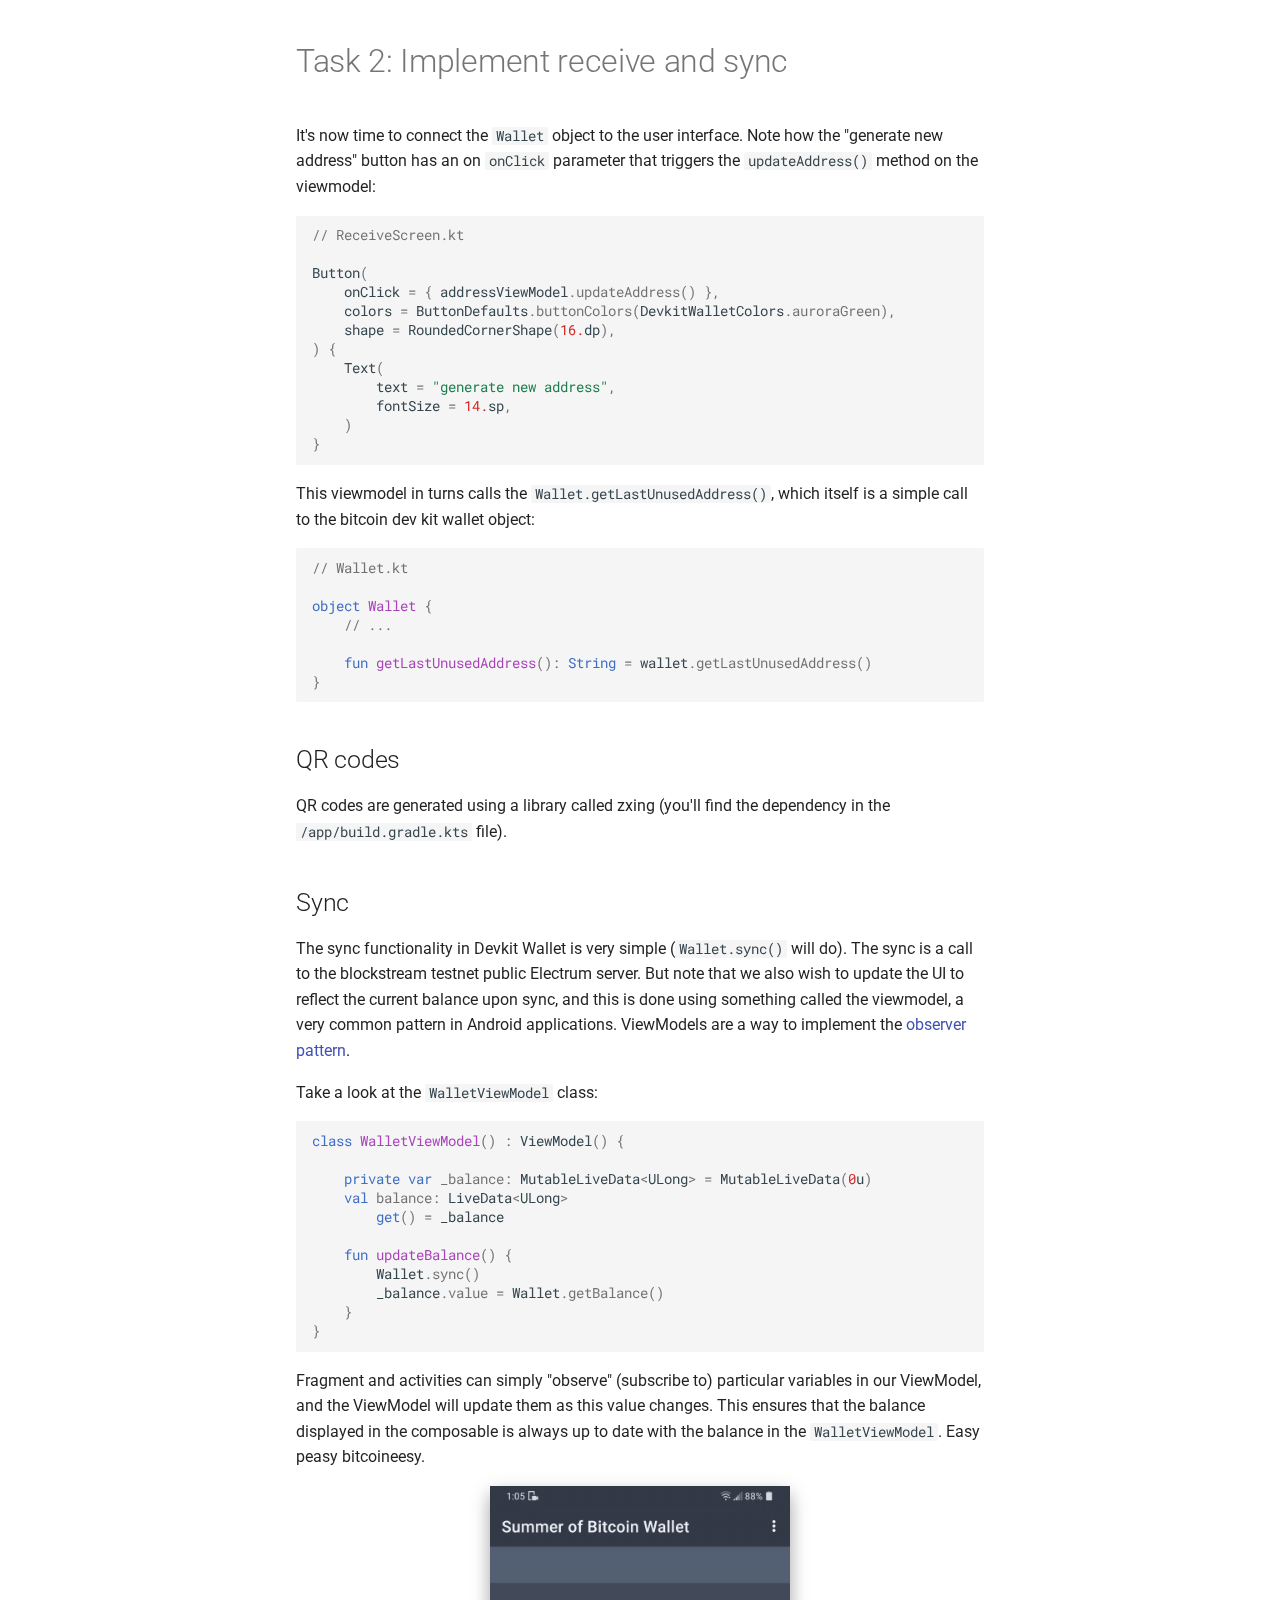
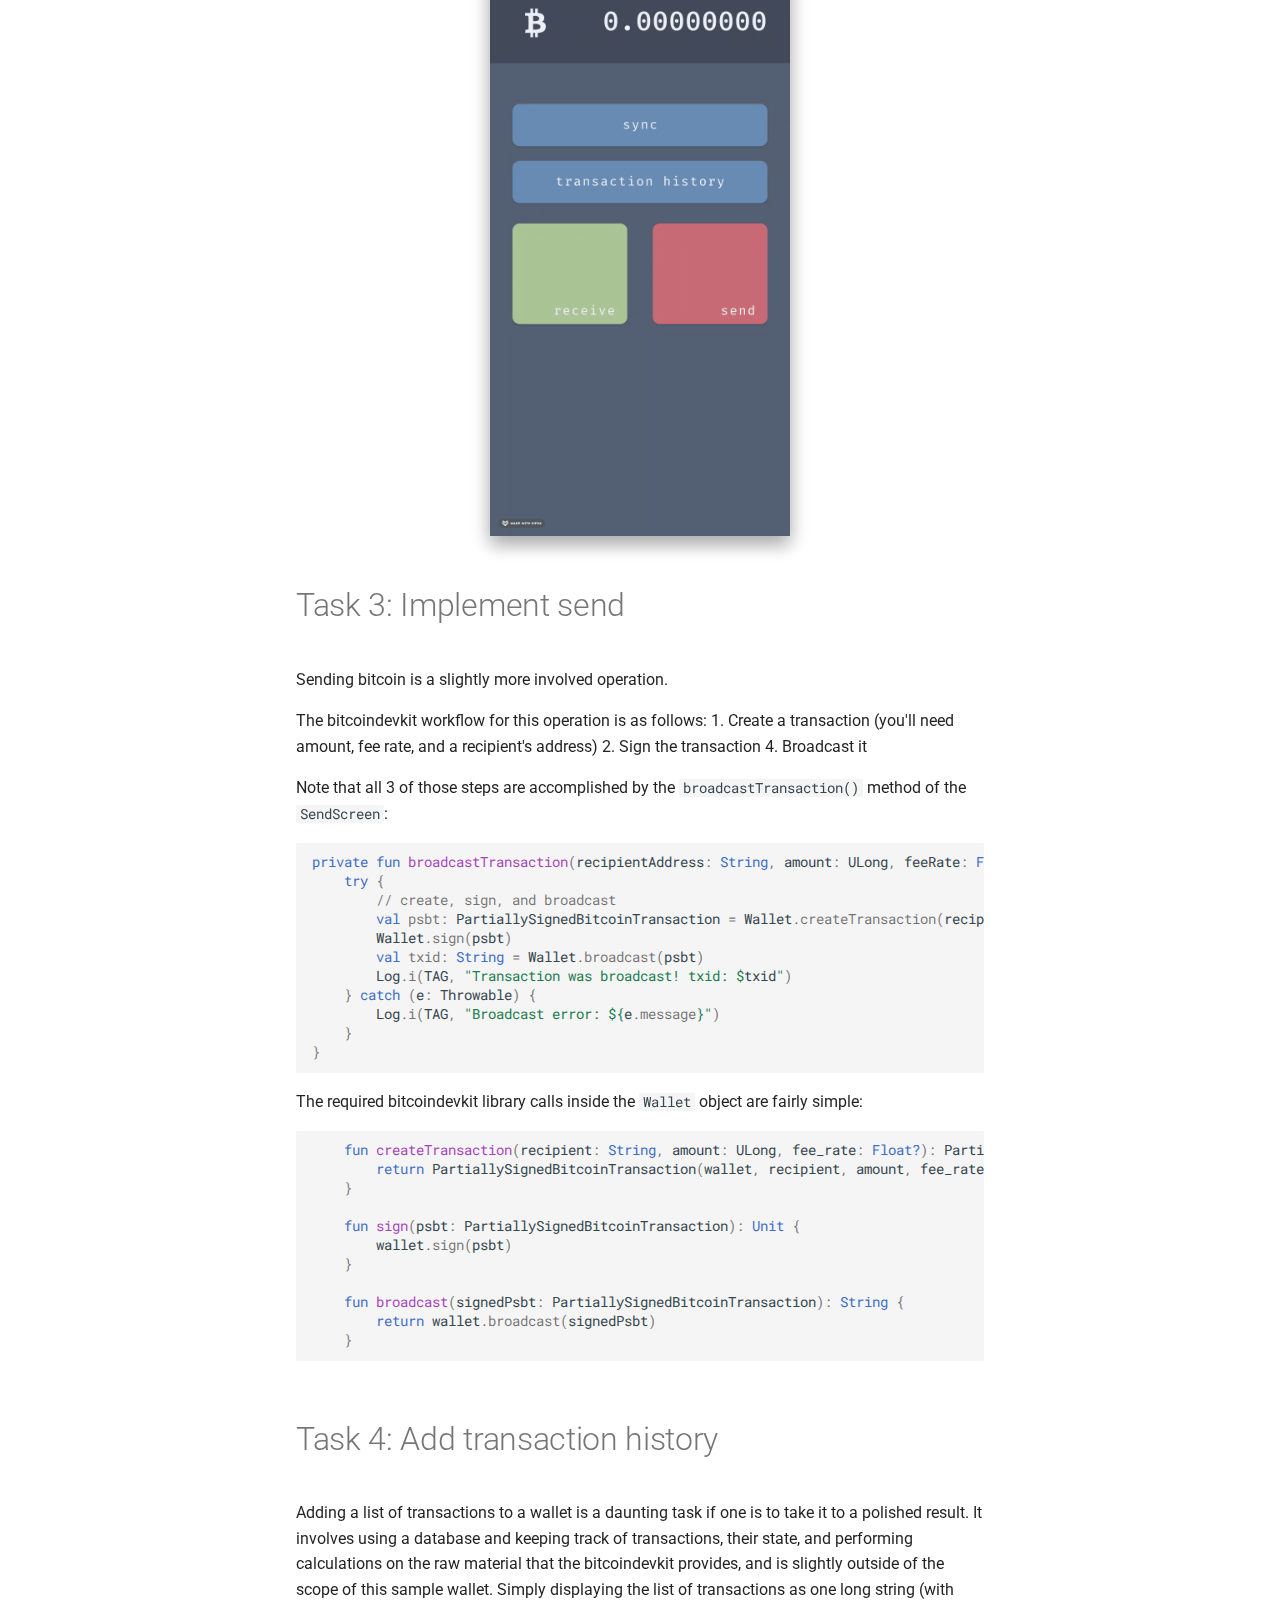
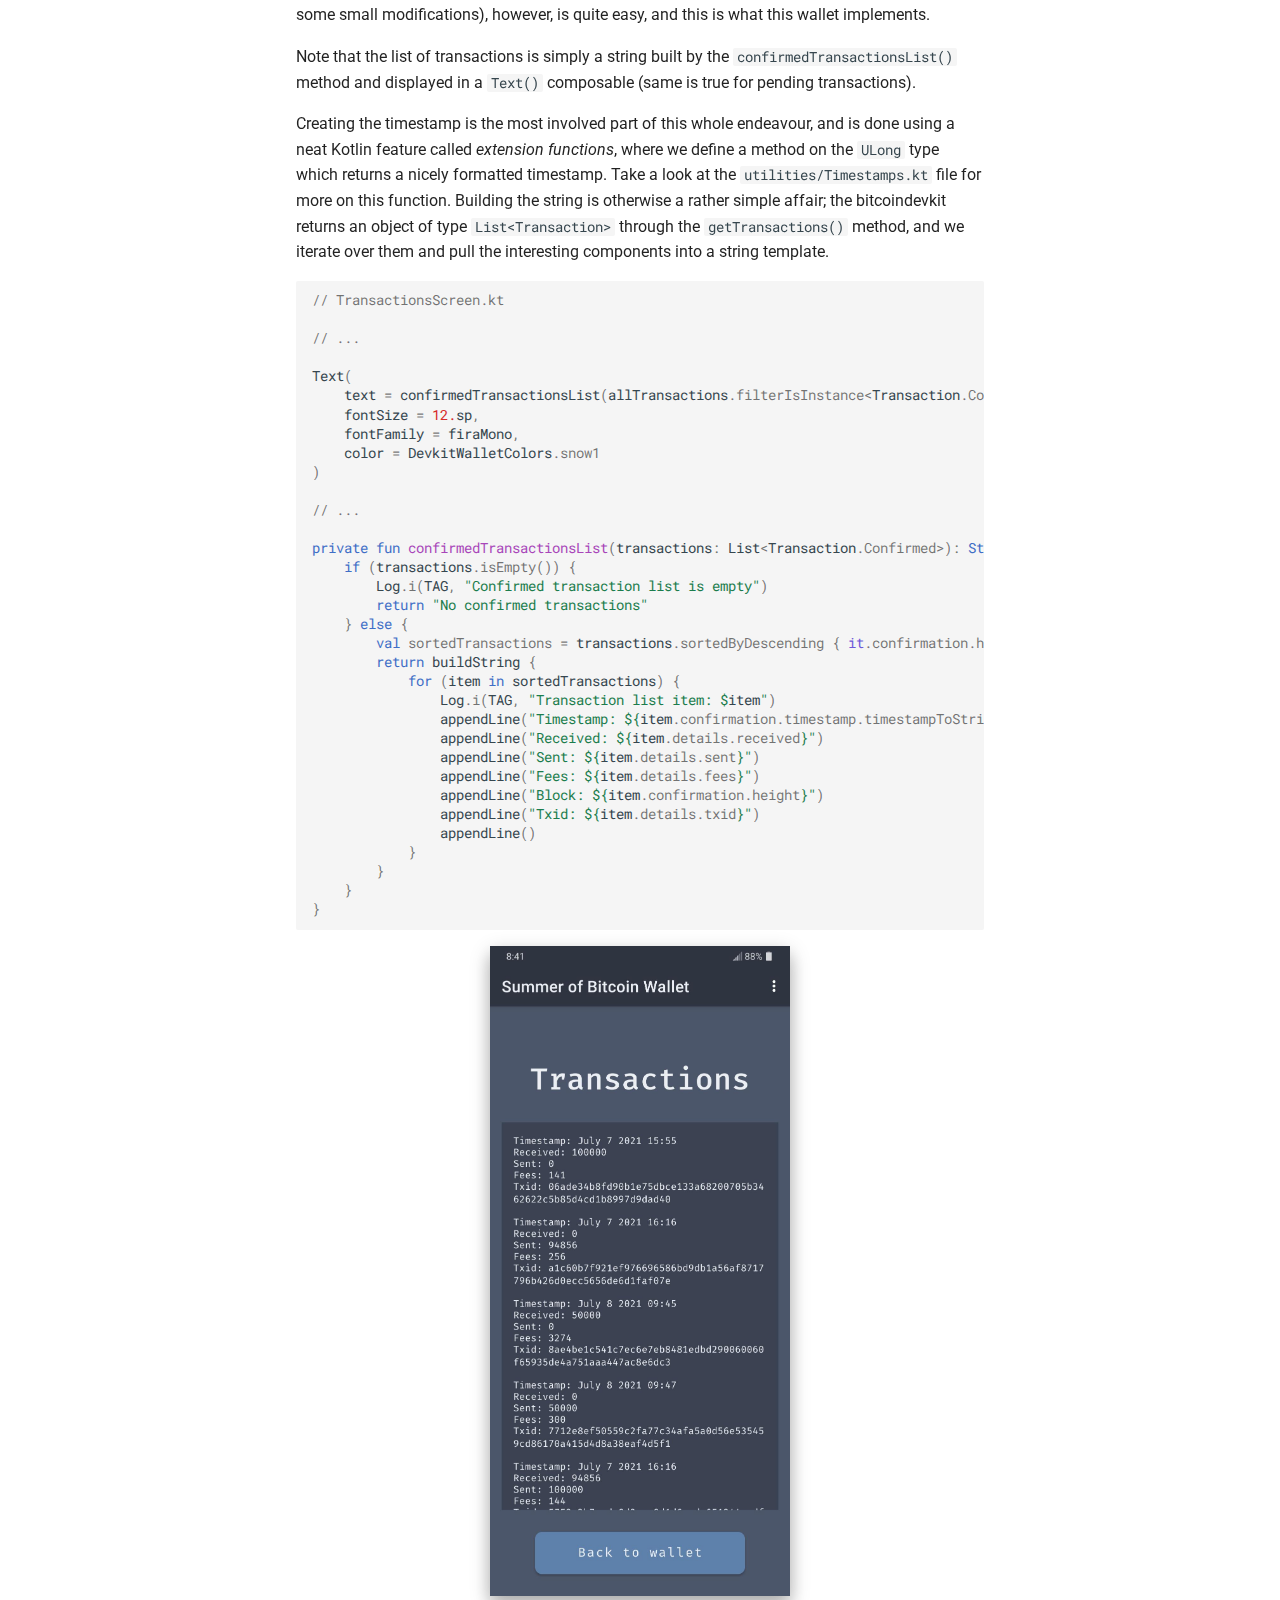
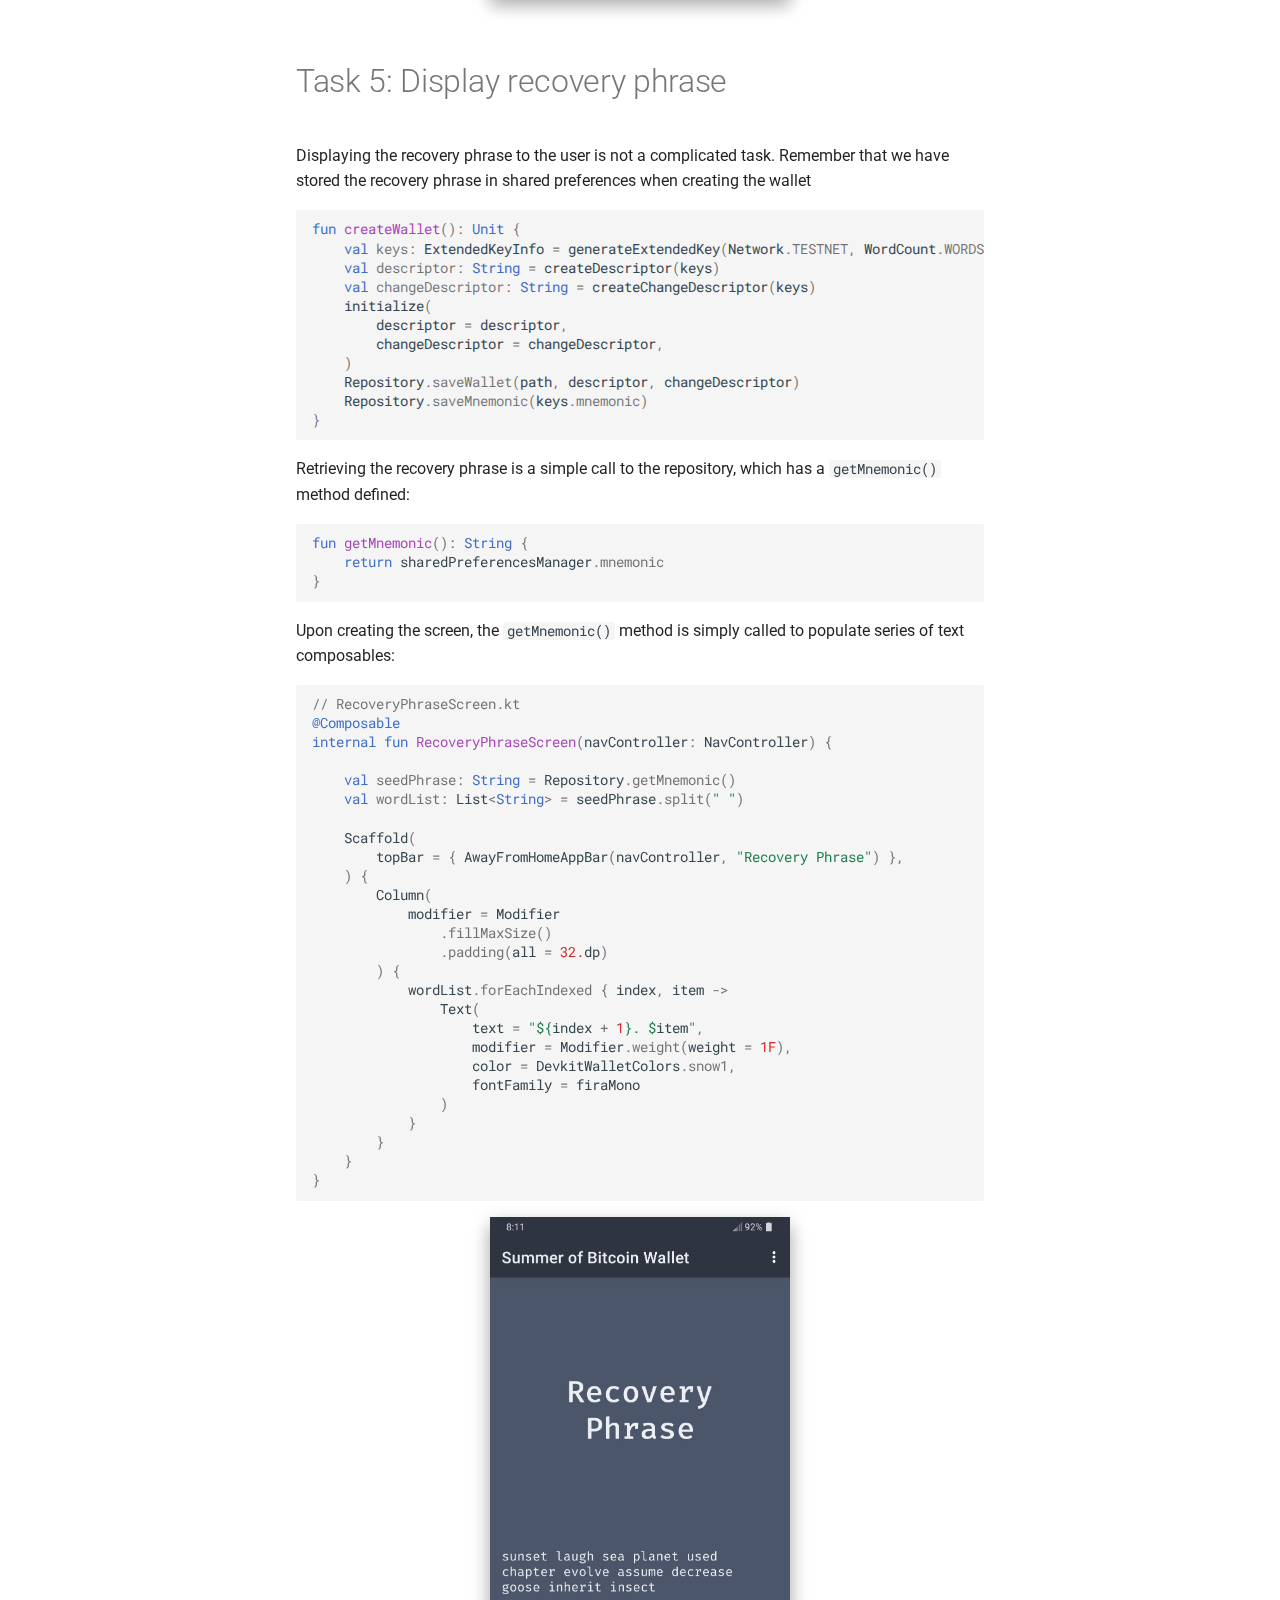
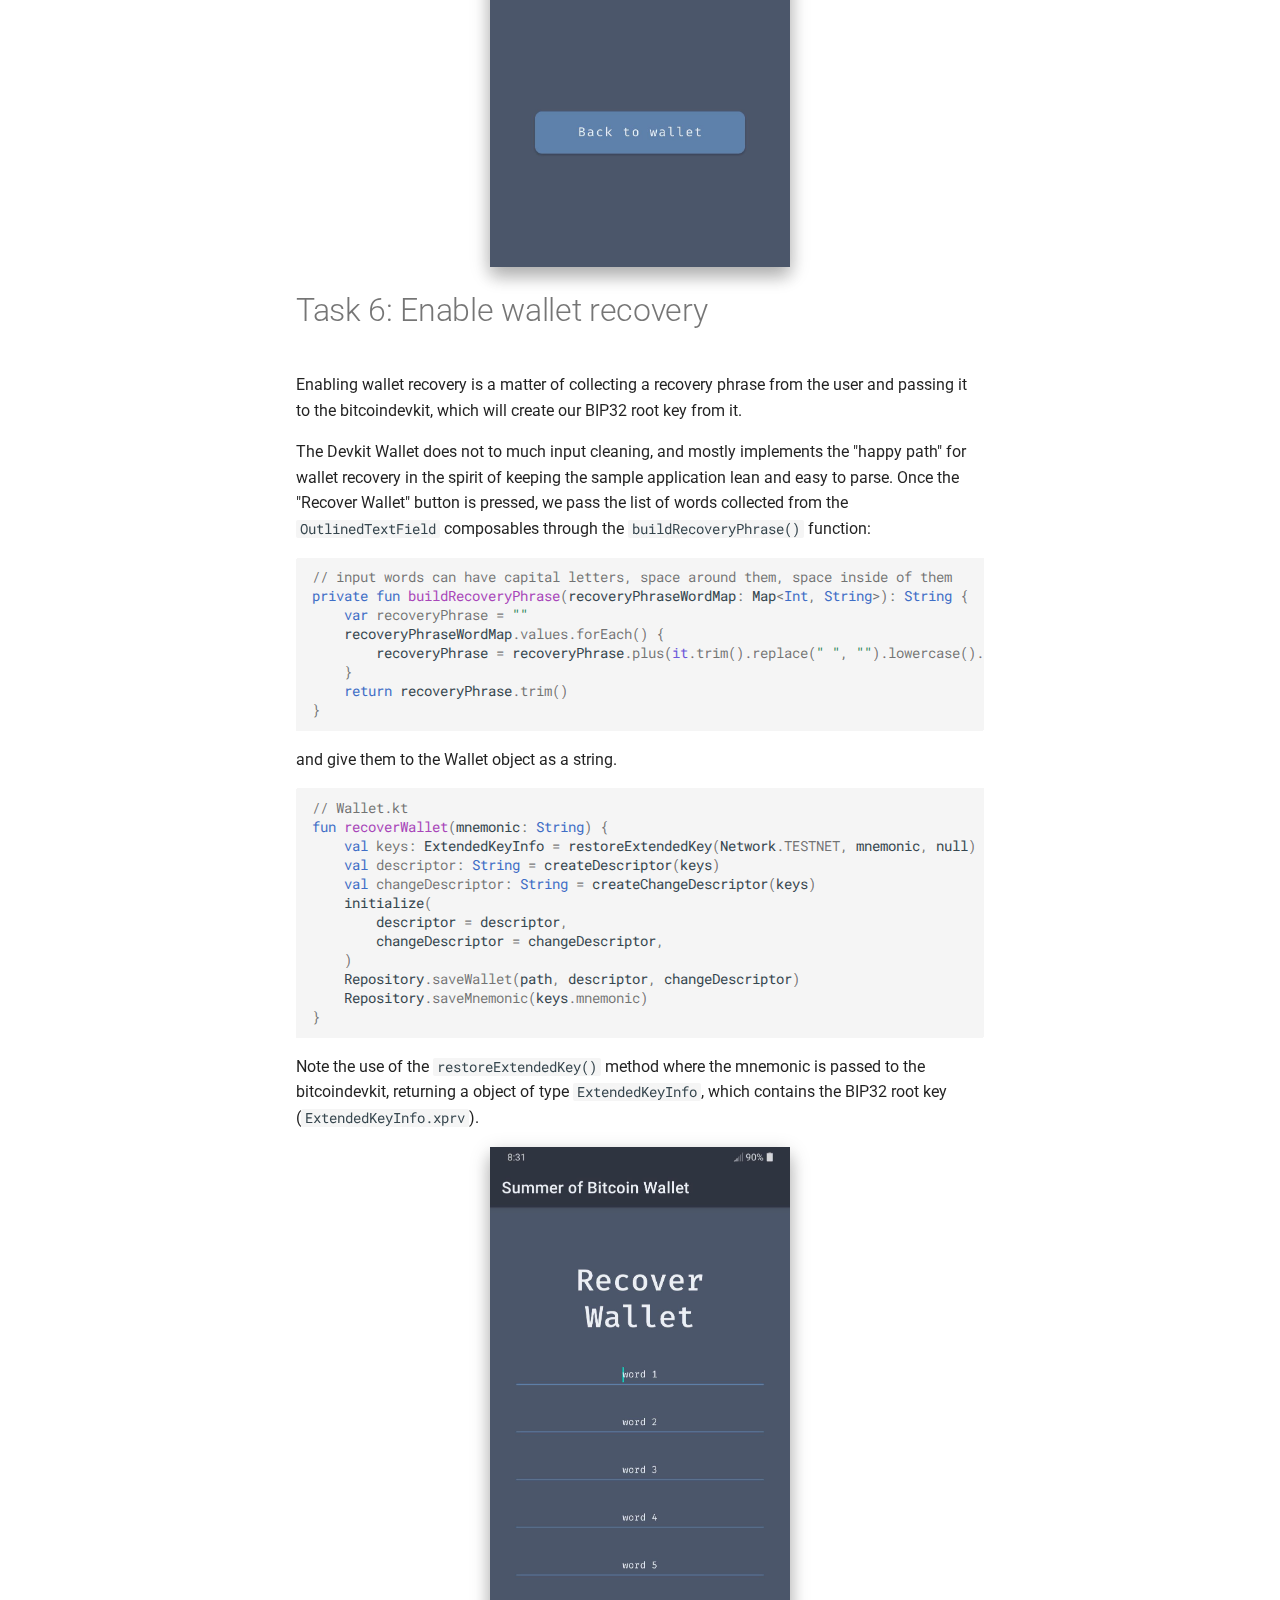
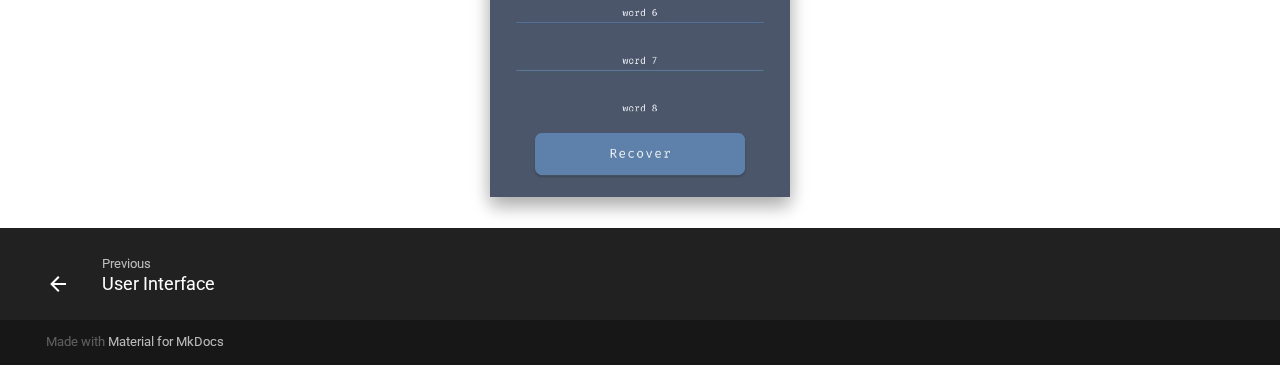
<file: simple-wallet/index.html>
<!doctype html>
<html lang="en" class="no-js">
  <head>
    
      <meta charset="utf-8">
      <meta name="viewport" content="width=device-width,initial-scale=1">
      
      
      
      <link rel="icon" href="../assets/images/favicon.png">
      <meta name="generator" content="mkdocs-1.3.0, mkdocs-material-8.3.8">
    
    
      
        <title>Simple Wallet - Devkit Wallet Documentation</title>
      
    
    
      <link rel="stylesheet" href="../assets/stylesheets/main.1d29e8d0.min.css">
      
        
        <link rel="stylesheet" href="../assets/stylesheets/palette.cbb835fc.min.css">
        
      
      
    
    
    
      
        
        
        <link rel="preconnect" href="https://fonts.gstatic.com" crossorigin>
        <link rel="stylesheet" href="https://fonts.googleapis.com/css?family=Roboto:300,300i,400,400i,700,700i%7CRoboto+Mono:400,400i,700,700i&display=fallback">
        <style>:root{--md-text-font:"Roboto";--md-code-font:"Roboto Mono"}</style>
      
    
    
      <link rel="stylesheet" href="../stylesheets/extra.css">
    
    <script>__md_scope=new URL("..",location),__md_get=(e,_=localStorage,t=__md_scope)=>JSON.parse(_.getItem(t.pathname+"."+e)),__md_set=(e,_,t=localStorage,a=__md_scope)=>{try{t.setItem(a.pathname+"."+e,JSON.stringify(_))}catch(e){}}</script>
    
      

    
    
  </head>
  
  
    
    
      
    
    
    
    
    <body dir="ltr" data-md-color-scheme="default" data-md-color-primary="" data-md-color-accent="">
  
    
    
      <script>var palette=__md_get("__palette");if(palette&&"object"==typeof palette.color)for(var key of Object.keys(palette.color))document.body.setAttribute("data-md-color-"+key,palette.color[key])</script>
    
    <input class="md-toggle" data-md-toggle="drawer" type="checkbox" id="__drawer" autocomplete="off">
    <input class="md-toggle" data-md-toggle="search" type="checkbox" id="__search" autocomplete="off">
    <label class="md-overlay" for="__drawer"></label>
    <div data-md-component="skip">
      
        
        <a href="#building-a-simple-testnet-wallet" class="md-skip">
          Skip to content
        </a>
      
    </div>
    <div data-md-component="announce">
      
    </div>
    
    
      

<header class="md-header" data-md-component="header">
  <nav class="md-header__inner md-grid" aria-label="Header">
    <a href=".." title="Devkit Wallet Documentation" class="md-header__button md-logo" aria-label="Devkit Wallet Documentation" data-md-component="logo">
      
  
  <svg xmlns="http://www.w3.org/2000/svg" viewBox="0 0 24 24"><path d="M16.61 15.15c-.46 0-.84-.37-.84-.83s.38-.82.84-.82c.46 0 .84.36.84.82 0 .46-.38.83-.84.83m-9.2 0c-.46 0-.84-.37-.84-.83 0-.46.38-.82.84-.82.46 0 .83.36.83.82 0 .46-.37.83-.83.83m9.5-5.01 1.67-2.88c.09-.17.03-.38-.13-.47-.17-.1-.38-.04-.45.13l-1.71 2.91A10.15 10.15 0 0 0 12 8.91c-1.53 0-3 .33-4.27.91L6.04 6.91a.334.334 0 0 0-.47-.13c-.17.09-.22.3-.13.47l1.66 2.88C4.25 11.69 2.29 14.58 2 18h20c-.28-3.41-2.23-6.3-5.09-7.86Z"/></svg>

    </a>
    <label class="md-header__button md-icon" for="__drawer">
      <svg xmlns="http://www.w3.org/2000/svg" viewBox="0 0 24 24"><path d="M3 6h18v2H3V6m0 5h18v2H3v-2m0 5h18v2H3v-2Z"/></svg>
    </label>
    <div class="md-header__title" data-md-component="header-title">
      <div class="md-header__ellipsis">
        <div class="md-header__topic">
          <span class="md-ellipsis">
            Devkit Wallet Documentation
          </span>
        </div>
        <div class="md-header__topic" data-md-component="header-topic">
          <span class="md-ellipsis">
            
              Simple Wallet
            
          </span>
        </div>
      </div>
    </div>
    
      <form class="md-header__option" data-md-component="palette">
        
          
          
          <input class="md-option" data-md-color-media="" data-md-color-scheme="default" data-md-color-primary="" data-md-color-accent=""  aria-label="Switch to dark mode"  type="radio" name="__palette" id="__palette_1">
          
            <label class="md-header__button md-icon" title="Switch to dark mode" for="__palette_2" hidden>
              <svg xmlns="http://www.w3.org/2000/svg" viewBox="0 0 24 24"><path d="M17 7H7a5 5 0 0 0-5 5 5 5 0 0 0 5 5h10a5 5 0 0 0 5-5 5 5 0 0 0-5-5m0 8a3 3 0 0 1-3-3 3 3 0 0 1 3-3 3 3 0 0 1 3 3 3 3 0 0 1-3 3Z"/></svg>
            </label>
          
        
          
          
          <input class="md-option" data-md-color-media="" data-md-color-scheme="slate" data-md-color-primary="" data-md-color-accent=""  aria-label="Switch to light mode"  type="radio" name="__palette" id="__palette_2">
          
            <label class="md-header__button md-icon" title="Switch to light mode" for="__palette_1" hidden>
              <svg xmlns="http://www.w3.org/2000/svg" viewBox="0 0 24 24"><path d="M17 6H7c-3.31 0-6 2.69-6 6s2.69 6 6 6h10c3.31 0 6-2.69 6-6s-2.69-6-6-6zm0 10H7c-2.21 0-4-1.79-4-4s1.79-4 4-4h10c2.21 0 4 1.79 4 4s-1.79 4-4 4zM7 9c-1.66 0-3 1.34-3 3s1.34 3 3 3 3-1.34 3-3-1.34-3-3-3z"/></svg>
            </label>
          
        
      </form>
    
    
    
      <label class="md-header__button md-icon" for="__search">
        <svg xmlns="http://www.w3.org/2000/svg" viewBox="0 0 24 24"><path d="M9.5 3A6.5 6.5 0 0 1 16 9.5c0 1.61-.59 3.09-1.56 4.23l.27.27h.79l5 5-1.5 1.5-5-5v-.79l-.27-.27A6.516 6.516 0 0 1 9.5 16 6.5 6.5 0 0 1 3 9.5 6.5 6.5 0 0 1 9.5 3m0 2C7 5 5 7 5 9.5S7 14 9.5 14 14 12 14 9.5 12 5 9.5 5Z"/></svg>
      </label>
      <div class="md-search" data-md-component="search" role="dialog">
  <label class="md-search__overlay" for="__search"></label>
  <div class="md-search__inner" role="search">
    <form class="md-search__form" name="search">
      <input type="text" class="md-search__input" name="query" aria-label="Search" placeholder="Search" autocapitalize="off" autocorrect="off" autocomplete="off" spellcheck="false" data-md-component="search-query" required>
      <label class="md-search__icon md-icon" for="__search">
        <svg xmlns="http://www.w3.org/2000/svg" viewBox="0 0 24 24"><path d="M9.5 3A6.5 6.5 0 0 1 16 9.5c0 1.61-.59 3.09-1.56 4.23l.27.27h.79l5 5-1.5 1.5-5-5v-.79l-.27-.27A6.516 6.516 0 0 1 9.5 16 6.5 6.5 0 0 1 3 9.5 6.5 6.5 0 0 1 9.5 3m0 2C7 5 5 7 5 9.5S7 14 9.5 14 14 12 14 9.5 12 5 9.5 5Z"/></svg>
        <svg xmlns="http://www.w3.org/2000/svg" viewBox="0 0 24 24"><path d="M20 11v2H8l5.5 5.5-1.42 1.42L4.16 12l7.92-7.92L13.5 5.5 8 11h12Z"/></svg>
      </label>
      <nav class="md-search__options" aria-label="Search">
        
        <button type="reset" class="md-search__icon md-icon" aria-label="Clear" tabindex="-1">
          <svg xmlns="http://www.w3.org/2000/svg" viewBox="0 0 24 24"><path d="M19 6.41 17.59 5 12 10.59 6.41 5 5 6.41 10.59 12 5 17.59 6.41 19 12 13.41 17.59 19 19 17.59 13.41 12 19 6.41Z"/></svg>
        </button>
      </nav>
      
    </form>
    <div class="md-search__output">
      <div class="md-search__scrollwrap" data-md-scrollfix>
        <div class="md-search-result" data-md-component="search-result">
          <div class="md-search-result__meta">
            Initializing search
          </div>
          <ol class="md-search-result__list"></ol>
        </div>
      </div>
    </div>
  </div>
</div>
    
    
  </nav>
  
</header>
    
    <div class="md-container" data-md-component="container">
      
      
        
          
            
<nav class="md-tabs" aria-label="Tabs" data-md-component="tabs">
  <div class="md-tabs__inner md-grid">
    <ul class="md-tabs__list">
      
        
  
  


  <li class="md-tabs__item">
    <a href=".." class="md-tabs__link">
      Home
    </a>
  </li>

      
        
  
  


  <li class="md-tabs__item">
    <a href="../ui/" class="md-tabs__link">
      User Interface
    </a>
  </li>

      
        
  
  
    
  


  <li class="md-tabs__item">
    <a href="./" class="md-tabs__link md-tabs__link--active">
      Simple Wallet
    </a>
  </li>

      
    </ul>
  </div>
</nav>
          
        
      
      <main class="md-main" data-md-component="main">
        <div class="md-main__inner md-grid">
          
            
              
              <div class="md-sidebar md-sidebar--primary" data-md-component="sidebar" data-md-type="navigation" >
                <div class="md-sidebar__scrollwrap">
                  <div class="md-sidebar__inner">
                    

  


<nav class="md-nav md-nav--primary md-nav--lifted" aria-label="Navigation" data-md-level="0">
  <label class="md-nav__title" for="__drawer">
    <a href=".." title="Devkit Wallet Documentation" class="md-nav__button md-logo" aria-label="Devkit Wallet Documentation" data-md-component="logo">
      
  
  <svg xmlns="http://www.w3.org/2000/svg" viewBox="0 0 24 24"><path d="M16.61 15.15c-.46 0-.84-.37-.84-.83s.38-.82.84-.82c.46 0 .84.36.84.82 0 .46-.38.83-.84.83m-9.2 0c-.46 0-.84-.37-.84-.83 0-.46.38-.82.84-.82.46 0 .83.36.83.82 0 .46-.37.83-.83.83m9.5-5.01 1.67-2.88c.09-.17.03-.38-.13-.47-.17-.1-.38-.04-.45.13l-1.71 2.91A10.15 10.15 0 0 0 12 8.91c-1.53 0-3 .33-4.27.91L6.04 6.91a.334.334 0 0 0-.47-.13c-.17.09-.22.3-.13.47l1.66 2.88C4.25 11.69 2.29 14.58 2 18h20c-.28-3.41-2.23-6.3-5.09-7.86Z"/></svg>

    </a>
    Devkit Wallet Documentation
  </label>
  
  <ul class="md-nav__list" data-md-scrollfix>
    
      
      
      

  
  
  
    <li class="md-nav__item">
      <a href=".." class="md-nav__link">
        Home
      </a>
    </li>
  

    
      
      
      

  
  
  
    <li class="md-nav__item">
      <a href="../ui/" class="md-nav__link">
        User Interface
      </a>
    </li>
  

    
      
      
      

  
  
    
  
  
    <li class="md-nav__item md-nav__item--active">
      
      <input class="md-nav__toggle md-toggle" data-md-toggle="toc" type="checkbox" id="__toc">
      
      
        
      
      
      <a href="./" class="md-nav__link md-nav__link--active">
        Simple Wallet
      </a>
      
    </li>
  

    
  </ul>
</nav>
                  </div>
                </div>
              </div>
            
            
              
              <div class="md-sidebar md-sidebar--secondary" data-md-component="sidebar" data-md-type="toc" >
                <div class="md-sidebar__scrollwrap">
                  <div class="md-sidebar__inner">
                    

<nav class="md-nav md-nav--secondary" aria-label="Table of contents">
  
  
  
    
  
  
</nav>
                  </div>
                </div>
              </div>
            
          
          <div class="md-content" data-md-component="content">
            <article class="md-content__inner md-typeset">
              
                


<h1 id="building-a-simple-testnet-wallet">Building a Simple Testnet Wallet</h1>
<p>This page is the second part of a walkthrough tutorial of the <a href="https://github.com/thunderbiscuit/devkit-wallet">DevKit Wallet codebase</a>.</p>
<p>Note that this page concerns itself with the <code>simple-wallet</code> branch of the repository.</p>
<p>We break the journey of building the wallet into 6 distinct steps:
1. Create a Wallet object with the Repository design pattern
2. Implement receive and sync functionalities
3. Implement send functionality
4. Query and display transaction history
5. Display recovery phrase
6. Implement wallet recovery from BIP39 words</p>
<h1 id="task-1-add-wallet-and-repository-objects">Task 1: Add Wallet and Repository objects</h1>
<p>This is where things get interesting on the bitcoin side of things. This task introduces 2 new objects: the <code>Wallet</code> object and the <code>Repository</code> object.</p>
<p>Both are initialized on startup by the <code>DevkitWalletApplication</code> class, with some properties they need to function (wallet path and shared preferences respectively).</p>
<h2 id="wallet-object">Wallet object</h2>
<p>The <code>Wallet</code> class is our window to the bitcoindevkit. It's the only class that interacts with the bitcoindevkit directly and you'll find in there most of the API. Methods like <code>createWallet()</code>, <code>loadExistingWallet()</code>, and <code>recoverWallet()</code> allow you to generate/recover wallets on startup, and methods like <code>sync()</code>, <code>getNewAddress()</code>, and <code>getBalance()</code> provide the necessary interactions one would expect from a bitcoin wallet library.</p>
<h2 id="repository-object">Repository object</h2>
<p>The <em>Repository</em> design pattern is common in Android applications. The idea is to create a layer of separation between the UI (activities, fragments) and the data they need to function. A <code>Repository</code> class is often used as the bridge between the two. For example, a composable might need to display a list of friends the user has, and that list might be available from different locations (say a ping to a microservice, or a lookup in a local cache). It's important to pull that sort of decision/code away from UI components. This is typically the sort of thing that the repository will do; make decisions as to where and how to get data for the UI fragments that request it.</p>
<p>For us this shows up when the <code>DevkitWalletActivity</code> tries to decide if the user already has a wallet initialized upon launch. In this case the activity simply asks the <code>Repository</code> the question
<div class="highlight"><pre><span></span><code><a id="__codelineno-0-1" name="__codelineno-0-1" href="#__codelineno-0-1"></a><span class="n">Repository</span><span class="p">.</span><span class="na">doesWalletExist</span><span class="p">()</span><span class="w"></span>
</code></pre></div>
and doesn't care how the Repository knows (in this example the repository uses a boolean value stored in <a href="https://developer.android.com/training/data-storage/shared-preferences">shared preferences</a>). Shared preferences are a way to store small amounts of data quickly without requiring a database. Common use cases are small strings and booleans (like choice of color theme, whether something has been completed, etc.).</p>
<h2 id="using-the-bitcoindevkit">Using the bitcoindevkit</h2>
<p>We can see the library in action through the logs, for example when creating a new wallet, generating new addresses, and syncing. Log statements are scattered through the app and look like this:
<div class="highlight"><pre><span></span><code><a id="__codelineno-1-1" name="__codelineno-1-1" href="#__codelineno-1-1"></a><span class="n">Log</span><span class="p">.</span><span class="na">i</span><span class="p">(</span><span class="n">TAG</span><span class="p">,</span><span class="w"> </span><span class="s">&quot;Loading existing wallet, descriptor is </span><span class="si">${</span><span class="n">initialWalletData</span><span class="p">.</span><span class="na">descriptor</span><span class="si">}</span><span class="s">&quot;</span><span class="p">)</span><span class="w"></span>
</code></pre></div>
<br/></p>
<h1 id="task-2-implement-receive-and-sync">Task 2: Implement receive and sync</h1>
<p>It's now time to connect the <code>Wallet</code> object to the user interface. Note how the "generate new address" button has an on <code>onClick</code> parameter that triggers the <code>updateAddress()</code> method on the viewmodel:
<div class="highlight"><pre><span></span><code><a id="__codelineno-2-1" name="__codelineno-2-1" href="#__codelineno-2-1"></a><span class="c1">// ReceiveScreen.kt</span><span class="w"></span>
<a id="__codelineno-2-2" name="__codelineno-2-2" href="#__codelineno-2-2"></a>
<a id="__codelineno-2-3" name="__codelineno-2-3" href="#__codelineno-2-3"></a><span class="n">Button</span><span class="p">(</span><span class="w"></span>
<a id="__codelineno-2-4" name="__codelineno-2-4" href="#__codelineno-2-4"></a><span class="w">    </span><span class="n">onClick</span><span class="w"> </span><span class="o">=</span><span class="w"> </span><span class="p">{</span><span class="w"> </span><span class="n">addressViewModel</span><span class="p">.</span><span class="na">updateAddress</span><span class="p">()</span><span class="w"> </span><span class="p">},</span><span class="w"></span>
<a id="__codelineno-2-5" name="__codelineno-2-5" href="#__codelineno-2-5"></a><span class="w">    </span><span class="n">colors</span><span class="w"> </span><span class="o">=</span><span class="w"> </span><span class="n">ButtonDefaults</span><span class="p">.</span><span class="na">buttonColors</span><span class="p">(</span><span class="n">DevkitWalletColors</span><span class="p">.</span><span class="na">auroraGreen</span><span class="p">),</span><span class="w"></span>
<a id="__codelineno-2-6" name="__codelineno-2-6" href="#__codelineno-2-6"></a><span class="w">    </span><span class="n">shape</span><span class="w"> </span><span class="o">=</span><span class="w"> </span><span class="n">RoundedCornerShape</span><span class="p">(</span><span class="m">16.</span><span class="n">dp</span><span class="p">),</span><span class="w"></span>
<a id="__codelineno-2-7" name="__codelineno-2-7" href="#__codelineno-2-7"></a><span class="p">)</span><span class="w"> </span><span class="p">{</span><span class="w"></span>
<a id="__codelineno-2-8" name="__codelineno-2-8" href="#__codelineno-2-8"></a><span class="w">    </span><span class="n">Text</span><span class="p">(</span><span class="w"></span>
<a id="__codelineno-2-9" name="__codelineno-2-9" href="#__codelineno-2-9"></a><span class="w">        </span><span class="n">text</span><span class="w"> </span><span class="o">=</span><span class="w"> </span><span class="s">&quot;generate new address&quot;</span><span class="p">,</span><span class="w"></span>
<a id="__codelineno-2-10" name="__codelineno-2-10" href="#__codelineno-2-10"></a><span class="w">        </span><span class="n">fontSize</span><span class="w"> </span><span class="o">=</span><span class="w"> </span><span class="m">14.</span><span class="n">sp</span><span class="p">,</span><span class="w"></span>
<a id="__codelineno-2-11" name="__codelineno-2-11" href="#__codelineno-2-11"></a><span class="w">    </span><span class="p">)</span><span class="w"></span>
<a id="__codelineno-2-12" name="__codelineno-2-12" href="#__codelineno-2-12"></a><span class="p">}</span><span class="w"></span>
</code></pre></div></p>
<p>This viewmodel in turns calls the <code>Wallet.getLastUnusedAddress()</code>, which itself is a simple call to the bitcoin dev kit wallet object:
<div class="highlight"><pre><span></span><code><a id="__codelineno-3-1" name="__codelineno-3-1" href="#__codelineno-3-1"></a><span class="c1">// Wallet.kt</span><span class="w"></span>
<a id="__codelineno-3-2" name="__codelineno-3-2" href="#__codelineno-3-2"></a>
<a id="__codelineno-3-3" name="__codelineno-3-3" href="#__codelineno-3-3"></a><span class="kd">object</span><span class="w"> </span><span class="nc">Wallet</span><span class="w"> </span><span class="p">{</span><span class="w"></span>
<a id="__codelineno-3-4" name="__codelineno-3-4" href="#__codelineno-3-4"></a><span class="w">    </span><span class="c1">// ...</span><span class="w"></span>
<a id="__codelineno-3-5" name="__codelineno-3-5" href="#__codelineno-3-5"></a>
<a id="__codelineno-3-6" name="__codelineno-3-6" href="#__codelineno-3-6"></a><span class="w">    </span><span class="kd">fun</span><span class="w"> </span><span class="nf">getLastUnusedAddress</span><span class="p">():</span><span class="w"> </span><span class="kt">String</span><span class="w"> </span><span class="o">=</span><span class="w"> </span><span class="n">wallet</span><span class="p">.</span><span class="na">getLastUnusedAddress</span><span class="p">()</span><span class="w"></span>
<a id="__codelineno-3-7" name="__codelineno-3-7" href="#__codelineno-3-7"></a><span class="p">}</span><span class="w"></span>
</code></pre></div></p>
<h2 id="qr-codes">QR codes</h2>
<p>QR codes are generated using a library called zxing (you'll find the dependency in the <code>/app/build.gradle.kts</code> file).</p>
<h2 id="sync">Sync</h2>
<p>The sync functionality in Devkit Wallet is very simple (<code>Wallet.sync()</code> will do). The sync is a call to the blockstream testnet public Electrum server. But note that we also wish to update the UI to reflect the current balance upon sync, and this is done using something called the viewmodel, a very common pattern in Android applications. ViewModels are a way to implement the <a href="https://www.youtube.com/watch?v=_BpmfnqjgzQ">observer pattern</a>.</p>
<p>Take a look at the <code>WalletViewModel</code> class:
<div class="highlight"><pre><span></span><code><a id="__codelineno-4-1" name="__codelineno-4-1" href="#__codelineno-4-1"></a><span class="kd">class</span><span class="w"> </span><span class="nc">WalletViewModel</span><span class="p">()</span><span class="w"> </span><span class="p">:</span><span class="w"> </span><span class="n">ViewModel</span><span class="p">()</span><span class="w"> </span><span class="p">{</span><span class="w"></span>
<a id="__codelineno-4-2" name="__codelineno-4-2" href="#__codelineno-4-2"></a>
<a id="__codelineno-4-3" name="__codelineno-4-3" href="#__codelineno-4-3"></a><span class="w">    </span><span class="kd">private</span><span class="w"> </span><span class="kd">var</span><span class="w"> </span><span class="nv">_balance</span><span class="p">:</span><span class="w"> </span><span class="n">MutableLiveData</span><span class="o">&lt;</span><span class="n">ULong</span><span class="o">&gt;</span><span class="w"> </span><span class="o">=</span><span class="w"> </span><span class="n">MutableLiveData</span><span class="p">(</span><span class="m">0</span><span class="n">u</span><span class="p">)</span><span class="w"></span>
<a id="__codelineno-4-4" name="__codelineno-4-4" href="#__codelineno-4-4"></a><span class="w">    </span><span class="kd">val</span><span class="w"> </span><span class="nv">balance</span><span class="p">:</span><span class="w"> </span><span class="n">LiveData</span><span class="o">&lt;</span><span class="n">ULong</span><span class="o">&gt;</span><span class="w"></span>
<a id="__codelineno-4-5" name="__codelineno-4-5" href="#__codelineno-4-5"></a><span class="w">        </span><span class="k">get</span><span class="p">()</span><span class="w"> </span><span class="o">=</span><span class="w"> </span><span class="n">_balance</span><span class="w"></span>
<a id="__codelineno-4-6" name="__codelineno-4-6" href="#__codelineno-4-6"></a>
<a id="__codelineno-4-7" name="__codelineno-4-7" href="#__codelineno-4-7"></a><span class="w">    </span><span class="kd">fun</span><span class="w"> </span><span class="nf">updateBalance</span><span class="p">()</span><span class="w"> </span><span class="p">{</span><span class="w"></span>
<a id="__codelineno-4-8" name="__codelineno-4-8" href="#__codelineno-4-8"></a><span class="w">        </span><span class="n">Wallet</span><span class="p">.</span><span class="na">sync</span><span class="p">()</span><span class="w"></span>
<a id="__codelineno-4-9" name="__codelineno-4-9" href="#__codelineno-4-9"></a><span class="w">        </span><span class="n">_balance</span><span class="p">.</span><span class="na">value</span><span class="w"> </span><span class="o">=</span><span class="w"> </span><span class="n">Wallet</span><span class="p">.</span><span class="na">getBalance</span><span class="p">()</span><span class="w"></span>
<a id="__codelineno-4-10" name="__codelineno-4-10" href="#__codelineno-4-10"></a><span class="w">    </span><span class="p">}</span><span class="w"></span>
<a id="__codelineno-4-11" name="__codelineno-4-11" href="#__codelineno-4-11"></a><span class="p">}</span><span class="w"></span>
</code></pre></div></p>
<p>Fragment and activities can simply "observe" (subscribe to) particular variables in our ViewModel, and the ViewModel will update them as this value changes. This ensures that the balance displayed in the composable is always up to date with the balance in the <code>WalletViewModel</code>. Easy peasy bitcoineesy.</p>
<p><center>
  <img class="screenshot" src="../images/screenshots/task-6.gif" width="300px" />
</center>
<br/></p>
<h1 id="task-3-implement-send">Task 3: Implement send</h1>
<p>Sending bitcoin is a slightly more involved operation.</p>
<p>The bitcoindevkit workflow for this operation is as follows:
1. Create a transaction (you'll need amount, fee rate, and a recipient's address)
2. Sign the transaction
4. Broadcast it</p>
<p>Note that all 3 of those steps are accomplished by the <code>broadcastTransaction()</code> method of the <code>SendScreen</code>:
<div class="highlight"><pre><span></span><code><a id="__codelineno-5-1" name="__codelineno-5-1" href="#__codelineno-5-1"></a><span class="kd">private</span><span class="w"> </span><span class="kd">fun</span><span class="w"> </span><span class="nf">broadcastTransaction</span><span class="p">(</span><span class="n">recipientAddress</span><span class="p">:</span><span class="w"> </span><span class="kt">String</span><span class="p">,</span><span class="w"> </span><span class="n">amount</span><span class="p">:</span><span class="w"> </span><span class="n">ULong</span><span class="p">,</span><span class="w"> </span><span class="n">feeRate</span><span class="p">:</span><span class="w"> </span><span class="kt">Float</span><span class="w"> </span><span class="o">=</span><span class="w"> </span><span class="m">1F</span><span class="p">)</span><span class="w"> </span><span class="p">{</span><span class="w"></span>
<a id="__codelineno-5-2" name="__codelineno-5-2" href="#__codelineno-5-2"></a><span class="w">    </span><span class="k">try</span><span class="w"> </span><span class="p">{</span><span class="w"></span>
<a id="__codelineno-5-3" name="__codelineno-5-3" href="#__codelineno-5-3"></a><span class="w">        </span><span class="c1">// create, sign, and broadcast</span><span class="w"></span>
<a id="__codelineno-5-4" name="__codelineno-5-4" href="#__codelineno-5-4"></a><span class="w">        </span><span class="kd">val</span><span class="w"> </span><span class="nv">psbt</span><span class="p">:</span><span class="w"> </span><span class="n">PartiallySignedBitcoinTransaction</span><span class="w"> </span><span class="o">=</span><span class="w"> </span><span class="n">Wallet</span><span class="p">.</span><span class="na">createTransaction</span><span class="p">(</span><span class="n">recipientAddress</span><span class="p">,</span><span class="w"> </span><span class="n">amount</span><span class="p">,</span><span class="w"> </span><span class="n">feeRate</span><span class="p">)</span><span class="w"></span>
<a id="__codelineno-5-5" name="__codelineno-5-5" href="#__codelineno-5-5"></a><span class="w">        </span><span class="n">Wallet</span><span class="p">.</span><span class="na">sign</span><span class="p">(</span><span class="n">psbt</span><span class="p">)</span><span class="w"></span>
<a id="__codelineno-5-6" name="__codelineno-5-6" href="#__codelineno-5-6"></a><span class="w">        </span><span class="kd">val</span><span class="w"> </span><span class="nv">txid</span><span class="p">:</span><span class="w"> </span><span class="kt">String</span><span class="w"> </span><span class="o">=</span><span class="w"> </span><span class="n">Wallet</span><span class="p">.</span><span class="na">broadcast</span><span class="p">(</span><span class="n">psbt</span><span class="p">)</span><span class="w"></span>
<a id="__codelineno-5-7" name="__codelineno-5-7" href="#__codelineno-5-7"></a><span class="w">        </span><span class="n">Log</span><span class="p">.</span><span class="na">i</span><span class="p">(</span><span class="n">TAG</span><span class="p">,</span><span class="w"> </span><span class="s">&quot;Transaction was broadcast! txid: </span><span class="si">$</span><span class="n">txid</span><span class="s">&quot;</span><span class="p">)</span><span class="w"></span>
<a id="__codelineno-5-8" name="__codelineno-5-8" href="#__codelineno-5-8"></a><span class="w">    </span><span class="p">}</span><span class="w"> </span><span class="k">catch</span><span class="w"> </span><span class="p">(</span><span class="n">e</span><span class="p">:</span><span class="w"> </span><span class="n">Throwable</span><span class="p">)</span><span class="w"> </span><span class="p">{</span><span class="w"></span>
<a id="__codelineno-5-9" name="__codelineno-5-9" href="#__codelineno-5-9"></a><span class="w">        </span><span class="n">Log</span><span class="p">.</span><span class="na">i</span><span class="p">(</span><span class="n">TAG</span><span class="p">,</span><span class="w"> </span><span class="s">&quot;Broadcast error: </span><span class="si">${</span><span class="n">e</span><span class="p">.</span><span class="na">message</span><span class="si">}</span><span class="s">&quot;</span><span class="p">)</span><span class="w"></span>
<a id="__codelineno-5-10" name="__codelineno-5-10" href="#__codelineno-5-10"></a><span class="w">    </span><span class="p">}</span><span class="w"></span>
<a id="__codelineno-5-11" name="__codelineno-5-11" href="#__codelineno-5-11"></a><span class="p">}</span><span class="w"></span>
</code></pre></div></p>
<p>The required bitcoindevkit library calls inside the <code>Wallet</code> object are fairly simple:
<div class="highlight"><pre><span></span><code><a id="__codelineno-6-1" name="__codelineno-6-1" href="#__codelineno-6-1"></a><span class="w">    </span><span class="kd">fun</span><span class="w"> </span><span class="nf">createTransaction</span><span class="p">(</span><span class="n">recipient</span><span class="p">:</span><span class="w"> </span><span class="kt">String</span><span class="p">,</span><span class="w"> </span><span class="n">amount</span><span class="p">:</span><span class="w"> </span><span class="n">ULong</span><span class="p">,</span><span class="w"> </span><span class="n">fee_rate</span><span class="p">:</span><span class="w"> </span><span class="kt">Float?</span><span class="p">):</span><span class="w"> </span><span class="n">PartiallySignedBitcoinTransaction</span><span class="w"> </span><span class="p">{</span><span class="w"></span>
<a id="__codelineno-6-2" name="__codelineno-6-2" href="#__codelineno-6-2"></a><span class="w">        </span><span class="k">return</span><span class="w"> </span><span class="n">PartiallySignedBitcoinTransaction</span><span class="p">(</span><span class="n">wallet</span><span class="p">,</span><span class="w"> </span><span class="n">recipient</span><span class="p">,</span><span class="w"> </span><span class="n">amount</span><span class="p">,</span><span class="w"> </span><span class="n">fee_rate</span><span class="p">)</span><span class="w"></span>
<a id="__codelineno-6-3" name="__codelineno-6-3" href="#__codelineno-6-3"></a><span class="w">    </span><span class="p">}</span><span class="w"></span>
<a id="__codelineno-6-4" name="__codelineno-6-4" href="#__codelineno-6-4"></a>
<a id="__codelineno-6-5" name="__codelineno-6-5" href="#__codelineno-6-5"></a><span class="w">    </span><span class="kd">fun</span><span class="w"> </span><span class="nf">sign</span><span class="p">(</span><span class="n">psbt</span><span class="p">:</span><span class="w"> </span><span class="n">PartiallySignedBitcoinTransaction</span><span class="p">):</span><span class="w"> </span><span class="kt">Unit</span><span class="w"> </span><span class="p">{</span><span class="w"></span>
<a id="__codelineno-6-6" name="__codelineno-6-6" href="#__codelineno-6-6"></a><span class="w">        </span><span class="n">wallet</span><span class="p">.</span><span class="na">sign</span><span class="p">(</span><span class="n">psbt</span><span class="p">)</span><span class="w"></span>
<a id="__codelineno-6-7" name="__codelineno-6-7" href="#__codelineno-6-7"></a><span class="w">    </span><span class="p">}</span><span class="w"></span>
<a id="__codelineno-6-8" name="__codelineno-6-8" href="#__codelineno-6-8"></a>
<a id="__codelineno-6-9" name="__codelineno-6-9" href="#__codelineno-6-9"></a><span class="w">    </span><span class="kd">fun</span><span class="w"> </span><span class="nf">broadcast</span><span class="p">(</span><span class="n">signedPsbt</span><span class="p">:</span><span class="w"> </span><span class="n">PartiallySignedBitcoinTransaction</span><span class="p">):</span><span class="w"> </span><span class="kt">String</span><span class="w"> </span><span class="p">{</span><span class="w"></span>
<a id="__codelineno-6-10" name="__codelineno-6-10" href="#__codelineno-6-10"></a><span class="w">        </span><span class="k">return</span><span class="w"> </span><span class="n">wallet</span><span class="p">.</span><span class="na">broadcast</span><span class="p">(</span><span class="n">signedPsbt</span><span class="p">)</span><span class="w"></span>
<a id="__codelineno-6-11" name="__codelineno-6-11" href="#__codelineno-6-11"></a><span class="w">    </span><span class="p">}</span><span class="w"></span>
</code></pre></div>
<br/></p>
<h1 id="task-4-add-transaction-history">Task 4: Add transaction history</h1>
<p>Adding a list of transactions to a wallet is a daunting task if one is to take it to a polished result. It involves using a database and keeping track of transactions, their state, and performing calculations on the raw material that the bitcoindevkit provides, and is slightly outside of the scope of this sample wallet. Simply displaying the list of transactions as one long string (with some small modifications), however, is quite easy, and this is what this wallet implements.</p>
<p>Note that the list of transactions is simply a string built by the <code>confirmedTransactionsList()</code> method and displayed in a <code>Text()</code> composable (same is true for pending transactions).</p>
<p>Creating the timestamp is the most involved part of this whole endeavour, and is done using a neat Kotlin feature called <em>extension functions</em>, where we define a method on the <code>ULong</code> type which returns a nicely formatted timestamp. Take a look at the <code>utilities/Timestamps.kt</code> file for more on this function. Building the string is otherwise a rather simple affair; the bitcoindevkit returns an object of type <code>List&lt;Transaction&gt;</code> through the <code>getTransactions()</code> method, and we iterate over them and pull the interesting components into a string template.</p>
<div class="highlight"><pre><span></span><code><a id="__codelineno-7-1" name="__codelineno-7-1" href="#__codelineno-7-1"></a><span class="c1">// TransactionsScreen.kt</span><span class="w"></span>
<a id="__codelineno-7-2" name="__codelineno-7-2" href="#__codelineno-7-2"></a>
<a id="__codelineno-7-3" name="__codelineno-7-3" href="#__codelineno-7-3"></a><span class="c1">// ...</span><span class="w"></span>
<a id="__codelineno-7-4" name="__codelineno-7-4" href="#__codelineno-7-4"></a>
<a id="__codelineno-7-5" name="__codelineno-7-5" href="#__codelineno-7-5"></a><span class="n">Text</span><span class="p">(</span><span class="w"></span>
<a id="__codelineno-7-6" name="__codelineno-7-6" href="#__codelineno-7-6"></a><span class="w">    </span><span class="n">text</span><span class="w"> </span><span class="o">=</span><span class="w"> </span><span class="n">confirmedTransactionsList</span><span class="p">(</span><span class="n">allTransactions</span><span class="p">.</span><span class="na">filterIsInstance</span><span class="o">&lt;</span><span class="n">Transaction</span><span class="p">.</span><span class="na">Confirmed</span><span class="o">&gt;</span><span class="p">()),</span><span class="w"></span>
<a id="__codelineno-7-7" name="__codelineno-7-7" href="#__codelineno-7-7"></a><span class="w">    </span><span class="n">fontSize</span><span class="w"> </span><span class="o">=</span><span class="w"> </span><span class="m">12.</span><span class="n">sp</span><span class="p">,</span><span class="w"></span>
<a id="__codelineno-7-8" name="__codelineno-7-8" href="#__codelineno-7-8"></a><span class="w">    </span><span class="n">fontFamily</span><span class="w"> </span><span class="o">=</span><span class="w"> </span><span class="n">firaMono</span><span class="p">,</span><span class="w"></span>
<a id="__codelineno-7-9" name="__codelineno-7-9" href="#__codelineno-7-9"></a><span class="w">    </span><span class="n">color</span><span class="w"> </span><span class="o">=</span><span class="w"> </span><span class="n">DevkitWalletColors</span><span class="p">.</span><span class="na">snow1</span><span class="w"></span>
<a id="__codelineno-7-10" name="__codelineno-7-10" href="#__codelineno-7-10"></a><span class="p">)</span><span class="w"></span>
<a id="__codelineno-7-11" name="__codelineno-7-11" href="#__codelineno-7-11"></a>
<a id="__codelineno-7-12" name="__codelineno-7-12" href="#__codelineno-7-12"></a><span class="c1">// ...</span><span class="w"></span>
<a id="__codelineno-7-13" name="__codelineno-7-13" href="#__codelineno-7-13"></a>
<a id="__codelineno-7-14" name="__codelineno-7-14" href="#__codelineno-7-14"></a><span class="kd">private</span><span class="w"> </span><span class="kd">fun</span><span class="w"> </span><span class="nf">confirmedTransactionsList</span><span class="p">(</span><span class="n">transactions</span><span class="p">:</span><span class="w"> </span><span class="n">List</span><span class="o">&lt;</span><span class="n">Transaction</span><span class="p">.</span><span class="na">Confirmed</span><span class="o">&gt;</span><span class="p">):</span><span class="w"> </span><span class="kt">String</span><span class="w"> </span><span class="p">{</span><span class="w"></span>
<a id="__codelineno-7-15" name="__codelineno-7-15" href="#__codelineno-7-15"></a><span class="w">    </span><span class="k">if</span><span class="w"> </span><span class="p">(</span><span class="n">transactions</span><span class="p">.</span><span class="na">isEmpty</span><span class="p">())</span><span class="w"> </span><span class="p">{</span><span class="w"></span>
<a id="__codelineno-7-16" name="__codelineno-7-16" href="#__codelineno-7-16"></a><span class="w">        </span><span class="n">Log</span><span class="p">.</span><span class="na">i</span><span class="p">(</span><span class="n">TAG</span><span class="p">,</span><span class="w"> </span><span class="s">&quot;Confirmed transaction list is empty&quot;</span><span class="p">)</span><span class="w"></span>
<a id="__codelineno-7-17" name="__codelineno-7-17" href="#__codelineno-7-17"></a><span class="w">        </span><span class="k">return</span><span class="w"> </span><span class="s">&quot;No confirmed transactions&quot;</span><span class="w"></span>
<a id="__codelineno-7-18" name="__codelineno-7-18" href="#__codelineno-7-18"></a><span class="w">    </span><span class="p">}</span><span class="w"> </span><span class="k">else</span><span class="w"> </span><span class="p">{</span><span class="w"></span>
<a id="__codelineno-7-19" name="__codelineno-7-19" href="#__codelineno-7-19"></a><span class="w">        </span><span class="kd">val</span><span class="w"> </span><span class="nv">sortedTransactions</span><span class="w"> </span><span class="o">=</span><span class="w"> </span><span class="n">transactions</span><span class="p">.</span><span class="na">sortedByDescending</span><span class="w"> </span><span class="p">{</span><span class="w"> </span><span class="nb">it</span><span class="p">.</span><span class="na">confirmation</span><span class="p">.</span><span class="na">height</span><span class="w"> </span><span class="p">}</span><span class="w"></span>
<a id="__codelineno-7-20" name="__codelineno-7-20" href="#__codelineno-7-20"></a><span class="w">        </span><span class="k">return</span><span class="w"> </span><span class="n">buildString</span><span class="w"> </span><span class="p">{</span><span class="w"></span>
<a id="__codelineno-7-21" name="__codelineno-7-21" href="#__codelineno-7-21"></a><span class="w">            </span><span class="k">for</span><span class="w"> </span><span class="p">(</span><span class="n">item</span><span class="w"> </span><span class="k">in</span><span class="w"> </span><span class="n">sortedTransactions</span><span class="p">)</span><span class="w"> </span><span class="p">{</span><span class="w"></span>
<a id="__codelineno-7-22" name="__codelineno-7-22" href="#__codelineno-7-22"></a><span class="w">                </span><span class="n">Log</span><span class="p">.</span><span class="na">i</span><span class="p">(</span><span class="n">TAG</span><span class="p">,</span><span class="w"> </span><span class="s">&quot;Transaction list item: </span><span class="si">$</span><span class="n">item</span><span class="s">&quot;</span><span class="p">)</span><span class="w"></span>
<a id="__codelineno-7-23" name="__codelineno-7-23" href="#__codelineno-7-23"></a><span class="w">                </span><span class="n">appendLine</span><span class="p">(</span><span class="s">&quot;Timestamp: </span><span class="si">${</span><span class="n">item</span><span class="p">.</span><span class="na">confirmation</span><span class="p">.</span><span class="na">timestamp</span><span class="p">.</span><span class="na">timestampToString</span><span class="p">()</span><span class="si">}</span><span class="s">&quot;</span><span class="p">)</span><span class="w"></span>
<a id="__codelineno-7-24" name="__codelineno-7-24" href="#__codelineno-7-24"></a><span class="w">                </span><span class="n">appendLine</span><span class="p">(</span><span class="s">&quot;Received: </span><span class="si">${</span><span class="n">item</span><span class="p">.</span><span class="na">details</span><span class="p">.</span><span class="na">received</span><span class="si">}</span><span class="s">&quot;</span><span class="p">)</span><span class="w"></span>
<a id="__codelineno-7-25" name="__codelineno-7-25" href="#__codelineno-7-25"></a><span class="w">                </span><span class="n">appendLine</span><span class="p">(</span><span class="s">&quot;Sent: </span><span class="si">${</span><span class="n">item</span><span class="p">.</span><span class="na">details</span><span class="p">.</span><span class="na">sent</span><span class="si">}</span><span class="s">&quot;</span><span class="p">)</span><span class="w"></span>
<a id="__codelineno-7-26" name="__codelineno-7-26" href="#__codelineno-7-26"></a><span class="w">                </span><span class="n">appendLine</span><span class="p">(</span><span class="s">&quot;Fees: </span><span class="si">${</span><span class="n">item</span><span class="p">.</span><span class="na">details</span><span class="p">.</span><span class="na">fees</span><span class="si">}</span><span class="s">&quot;</span><span class="p">)</span><span class="w"></span>
<a id="__codelineno-7-27" name="__codelineno-7-27" href="#__codelineno-7-27"></a><span class="w">                </span><span class="n">appendLine</span><span class="p">(</span><span class="s">&quot;Block: </span><span class="si">${</span><span class="n">item</span><span class="p">.</span><span class="na">confirmation</span><span class="p">.</span><span class="na">height</span><span class="si">}</span><span class="s">&quot;</span><span class="p">)</span><span class="w"></span>
<a id="__codelineno-7-28" name="__codelineno-7-28" href="#__codelineno-7-28"></a><span class="w">                </span><span class="n">appendLine</span><span class="p">(</span><span class="s">&quot;Txid: </span><span class="si">${</span><span class="n">item</span><span class="p">.</span><span class="na">details</span><span class="p">.</span><span class="na">txid</span><span class="si">}</span><span class="s">&quot;</span><span class="p">)</span><span class="w"></span>
<a id="__codelineno-7-29" name="__codelineno-7-29" href="#__codelineno-7-29"></a><span class="w">                </span><span class="n">appendLine</span><span class="p">()</span><span class="w"></span>
<a id="__codelineno-7-30" name="__codelineno-7-30" href="#__codelineno-7-30"></a><span class="w">            </span><span class="p">}</span><span class="w"></span>
<a id="__codelineno-7-31" name="__codelineno-7-31" href="#__codelineno-7-31"></a><span class="w">        </span><span class="p">}</span><span class="w"></span>
<a id="__codelineno-7-32" name="__codelineno-7-32" href="#__codelineno-7-32"></a><span class="w">    </span><span class="p">}</span><span class="w"></span>
<a id="__codelineno-7-33" name="__codelineno-7-33" href="#__codelineno-7-33"></a><span class="p">}</span><span class="w"></span>
</code></pre></div>
<p><center>
  <img class="screenshot" src="../images/screenshots/transaction-history.png" width="300px" />
</center></p>
<p><br/></p>
<h1 id="task-5-display-recovery-phrase">Task 5: Display recovery phrase</h1>
<p>Displaying the recovery phrase to the user is not a complicated task. Remember that we have stored the recovery phrase in shared preferences when creating the wallet
<div class="highlight"><pre><span></span><code><a id="__codelineno-8-1" name="__codelineno-8-1" href="#__codelineno-8-1"></a><span class="kd">fun</span><span class="w"> </span><span class="nf">createWallet</span><span class="p">():</span><span class="w"> </span><span class="kt">Unit</span><span class="w"> </span><span class="p">{</span><span class="w"></span>
<a id="__codelineno-8-2" name="__codelineno-8-2" href="#__codelineno-8-2"></a><span class="w">    </span><span class="kd">val</span><span class="w"> </span><span class="nv">keys</span><span class="p">:</span><span class="w"> </span><span class="n">ExtendedKeyInfo</span><span class="w"> </span><span class="o">=</span><span class="w"> </span><span class="n">generateExtendedKey</span><span class="p">(</span><span class="n">Network</span><span class="p">.</span><span class="na">TESTNET</span><span class="p">,</span><span class="w"> </span><span class="n">WordCount</span><span class="p">.</span><span class="na">WORDS12</span><span class="p">,</span><span class="w"> </span><span class="kc">null</span><span class="p">)</span><span class="w"></span>
<a id="__codelineno-8-3" name="__codelineno-8-3" href="#__codelineno-8-3"></a><span class="w">    </span><span class="kd">val</span><span class="w"> </span><span class="nv">descriptor</span><span class="p">:</span><span class="w"> </span><span class="kt">String</span><span class="w"> </span><span class="o">=</span><span class="w"> </span><span class="n">createDescriptor</span><span class="p">(</span><span class="n">keys</span><span class="p">)</span><span class="w"></span>
<a id="__codelineno-8-4" name="__codelineno-8-4" href="#__codelineno-8-4"></a><span class="w">    </span><span class="kd">val</span><span class="w"> </span><span class="nv">changeDescriptor</span><span class="p">:</span><span class="w"> </span><span class="kt">String</span><span class="w"> </span><span class="o">=</span><span class="w"> </span><span class="n">createChangeDescriptor</span><span class="p">(</span><span class="n">keys</span><span class="p">)</span><span class="w"></span>
<a id="__codelineno-8-5" name="__codelineno-8-5" href="#__codelineno-8-5"></a><span class="w">    </span><span class="n">initialize</span><span class="p">(</span><span class="w"></span>
<a id="__codelineno-8-6" name="__codelineno-8-6" href="#__codelineno-8-6"></a><span class="w">        </span><span class="n">descriptor</span><span class="w"> </span><span class="o">=</span><span class="w"> </span><span class="n">descriptor</span><span class="p">,</span><span class="w"></span>
<a id="__codelineno-8-7" name="__codelineno-8-7" href="#__codelineno-8-7"></a><span class="w">        </span><span class="n">changeDescriptor</span><span class="w"> </span><span class="o">=</span><span class="w"> </span><span class="n">changeDescriptor</span><span class="p">,</span><span class="w"></span>
<a id="__codelineno-8-8" name="__codelineno-8-8" href="#__codelineno-8-8"></a><span class="w">    </span><span class="p">)</span><span class="w"></span>
<a id="__codelineno-8-9" name="__codelineno-8-9" href="#__codelineno-8-9"></a><span class="w">    </span><span class="n">Repository</span><span class="p">.</span><span class="na">saveWallet</span><span class="p">(</span><span class="n">path</span><span class="p">,</span><span class="w"> </span><span class="n">descriptor</span><span class="p">,</span><span class="w"> </span><span class="n">changeDescriptor</span><span class="p">)</span><span class="w"></span>
<a id="__codelineno-8-10" name="__codelineno-8-10" href="#__codelineno-8-10"></a><span class="w">    </span><span class="n">Repository</span><span class="p">.</span><span class="na">saveMnemonic</span><span class="p">(</span><span class="n">keys</span><span class="p">.</span><span class="na">mnemonic</span><span class="p">)</span><span class="w"></span>
<a id="__codelineno-8-11" name="__codelineno-8-11" href="#__codelineno-8-11"></a><span class="p">}</span><span class="w"></span>
</code></pre></div></p>
<p>Retrieving the recovery phrase is a simple call to the repository, which has a <code>getMnemonic()</code> method defined:
<div class="highlight"><pre><span></span><code><a id="__codelineno-9-1" name="__codelineno-9-1" href="#__codelineno-9-1"></a><span class="kd">fun</span><span class="w"> </span><span class="nf">getMnemonic</span><span class="p">():</span><span class="w"> </span><span class="kt">String</span><span class="w"> </span><span class="p">{</span><span class="w"></span>
<a id="__codelineno-9-2" name="__codelineno-9-2" href="#__codelineno-9-2"></a><span class="w">    </span><span class="k">return</span><span class="w"> </span><span class="n">sharedPreferencesManager</span><span class="p">.</span><span class="na">mnemonic</span><span class="w"></span>
<a id="__codelineno-9-3" name="__codelineno-9-3" href="#__codelineno-9-3"></a><span class="p">}</span><span class="w"></span>
</code></pre></div></p>
<p>Upon creating the screen, the <code>getMnemonic()</code> method is simply called to populate series of text composables:
<div class="highlight"><pre><span></span><code><a id="__codelineno-10-1" name="__codelineno-10-1" href="#__codelineno-10-1"></a><span class="c1">// RecoveryPhraseScreen.kt</span><span class="w"></span>
<a id="__codelineno-10-2" name="__codelineno-10-2" href="#__codelineno-10-2"></a><span class="nd">@Composable</span><span class="w"></span>
<a id="__codelineno-10-3" name="__codelineno-10-3" href="#__codelineno-10-3"></a><span class="kd">internal</span><span class="w"> </span><span class="kd">fun</span><span class="w"> </span><span class="nf">RecoveryPhraseScreen</span><span class="p">(</span><span class="n">navController</span><span class="p">:</span><span class="w"> </span><span class="n">NavController</span><span class="p">)</span><span class="w"> </span><span class="p">{</span><span class="w"></span>
<a id="__codelineno-10-4" name="__codelineno-10-4" href="#__codelineno-10-4"></a>
<a id="__codelineno-10-5" name="__codelineno-10-5" href="#__codelineno-10-5"></a><span class="w">    </span><span class="kd">val</span><span class="w"> </span><span class="nv">seedPhrase</span><span class="p">:</span><span class="w"> </span><span class="kt">String</span><span class="w"> </span><span class="o">=</span><span class="w"> </span><span class="n">Repository</span><span class="p">.</span><span class="na">getMnemonic</span><span class="p">()</span><span class="w"></span>
<a id="__codelineno-10-6" name="__codelineno-10-6" href="#__codelineno-10-6"></a><span class="w">    </span><span class="kd">val</span><span class="w"> </span><span class="nv">wordList</span><span class="p">:</span><span class="w"> </span><span class="n">List</span><span class="o">&lt;</span><span class="kt">String</span><span class="o">&gt;</span><span class="w"> </span><span class="o">=</span><span class="w"> </span><span class="n">seedPhrase</span><span class="p">.</span><span class="na">split</span><span class="p">(</span><span class="s">&quot; &quot;</span><span class="p">)</span><span class="w"></span>
<a id="__codelineno-10-7" name="__codelineno-10-7" href="#__codelineno-10-7"></a>
<a id="__codelineno-10-8" name="__codelineno-10-8" href="#__codelineno-10-8"></a><span class="w">    </span><span class="n">Scaffold</span><span class="p">(</span><span class="w"></span>
<a id="__codelineno-10-9" name="__codelineno-10-9" href="#__codelineno-10-9"></a><span class="w">        </span><span class="n">topBar</span><span class="w"> </span><span class="o">=</span><span class="w"> </span><span class="p">{</span><span class="w"> </span><span class="n">AwayFromHomeAppBar</span><span class="p">(</span><span class="n">navController</span><span class="p">,</span><span class="w"> </span><span class="s">&quot;Recovery Phrase&quot;</span><span class="p">)</span><span class="w"> </span><span class="p">},</span><span class="w"></span>
<a id="__codelineno-10-10" name="__codelineno-10-10" href="#__codelineno-10-10"></a><span class="w">    </span><span class="p">)</span><span class="w"> </span><span class="p">{</span><span class="w"></span>
<a id="__codelineno-10-11" name="__codelineno-10-11" href="#__codelineno-10-11"></a><span class="w">        </span><span class="n">Column</span><span class="p">(</span><span class="w"></span>
<a id="__codelineno-10-12" name="__codelineno-10-12" href="#__codelineno-10-12"></a><span class="w">            </span><span class="n">modifier</span><span class="w"> </span><span class="o">=</span><span class="w"> </span><span class="n">Modifier</span><span class="w"></span>
<a id="__codelineno-10-13" name="__codelineno-10-13" href="#__codelineno-10-13"></a><span class="w">                </span><span class="p">.</span><span class="na">fillMaxSize</span><span class="p">()</span><span class="w"></span>
<a id="__codelineno-10-14" name="__codelineno-10-14" href="#__codelineno-10-14"></a><span class="w">                </span><span class="p">.</span><span class="na">padding</span><span class="p">(</span><span class="n">all</span><span class="w"> </span><span class="o">=</span><span class="w"> </span><span class="m">32.</span><span class="n">dp</span><span class="p">)</span><span class="w"></span>
<a id="__codelineno-10-15" name="__codelineno-10-15" href="#__codelineno-10-15"></a><span class="w">        </span><span class="p">)</span><span class="w"> </span><span class="p">{</span><span class="w"></span>
<a id="__codelineno-10-16" name="__codelineno-10-16" href="#__codelineno-10-16"></a><span class="w">            </span><span class="n">wordList</span><span class="p">.</span><span class="na">forEachIndexed</span><span class="w"> </span><span class="p">{</span><span class="w"> </span><span class="n">index</span><span class="p">,</span><span class="w"> </span><span class="n">item</span><span class="w"> </span><span class="o">-&gt;</span><span class="w"></span>
<a id="__codelineno-10-17" name="__codelineno-10-17" href="#__codelineno-10-17"></a><span class="w">                </span><span class="n">Text</span><span class="p">(</span><span class="w"></span>
<a id="__codelineno-10-18" name="__codelineno-10-18" href="#__codelineno-10-18"></a><span class="w">                    </span><span class="n">text</span><span class="w"> </span><span class="o">=</span><span class="w"> </span><span class="s">&quot;</span><span class="si">${</span><span class="n">index</span><span class="w"> </span><span class="o">+</span><span class="w"> </span><span class="m">1</span><span class="si">}</span><span class="s">. </span><span class="si">$</span><span class="n">item</span><span class="s">&quot;</span><span class="p">,</span><span class="w"></span>
<a id="__codelineno-10-19" name="__codelineno-10-19" href="#__codelineno-10-19"></a><span class="w">                    </span><span class="n">modifier</span><span class="w"> </span><span class="o">=</span><span class="w"> </span><span class="n">Modifier</span><span class="p">.</span><span class="na">weight</span><span class="p">(</span><span class="n">weight</span><span class="w"> </span><span class="o">=</span><span class="w"> </span><span class="m">1F</span><span class="p">),</span><span class="w"></span>
<a id="__codelineno-10-20" name="__codelineno-10-20" href="#__codelineno-10-20"></a><span class="w">                    </span><span class="n">color</span><span class="w"> </span><span class="o">=</span><span class="w"> </span><span class="n">DevkitWalletColors</span><span class="p">.</span><span class="na">snow1</span><span class="p">,</span><span class="w"></span>
<a id="__codelineno-10-21" name="__codelineno-10-21" href="#__codelineno-10-21"></a><span class="w">                    </span><span class="n">fontFamily</span><span class="w"> </span><span class="o">=</span><span class="w"> </span><span class="n">firaMono</span><span class="w"></span>
<a id="__codelineno-10-22" name="__codelineno-10-22" href="#__codelineno-10-22"></a><span class="w">                </span><span class="p">)</span><span class="w"></span>
<a id="__codelineno-10-23" name="__codelineno-10-23" href="#__codelineno-10-23"></a><span class="w">            </span><span class="p">}</span><span class="w"></span>
<a id="__codelineno-10-24" name="__codelineno-10-24" href="#__codelineno-10-24"></a><span class="w">        </span><span class="p">}</span><span class="w"></span>
<a id="__codelineno-10-25" name="__codelineno-10-25" href="#__codelineno-10-25"></a><span class="w">    </span><span class="p">}</span><span class="w"></span>
<a id="__codelineno-10-26" name="__codelineno-10-26" href="#__codelineno-10-26"></a><span class="p">}</span><span class="w"></span>
</code></pre></div></p>
<p><center>
  <img class="screenshot" src="../images/screenshots/recovery-phrase.png" width="300px" />
</center></p>
<h1 id="task-6-enable-wallet-recovery">Task 6: Enable wallet recovery</h1>
<p>Enabling wallet recovery is a matter of collecting a recovery phrase from the user and passing it to the bitcoindevkit, which will create our BIP32 root key from it.</p>
<p>The Devkit Wallet does not to much input cleaning, and mostly implements the "happy path" for wallet recovery in the spirit of keeping the sample application lean and easy to parse. Once the "Recover Wallet" button is pressed, we pass the list of words collected from the <code>OutlinedTextField</code> composables through the <code>buildRecoveryPhrase()</code> function:
<div class="highlight"><pre><span></span><code><a id="__codelineno-11-1" name="__codelineno-11-1" href="#__codelineno-11-1"></a><span class="c1">// input words can have capital letters, space around them, space inside of them</span><span class="w"></span>
<a id="__codelineno-11-2" name="__codelineno-11-2" href="#__codelineno-11-2"></a><span class="kd">private</span><span class="w"> </span><span class="kd">fun</span><span class="w"> </span><span class="nf">buildRecoveryPhrase</span><span class="p">(</span><span class="n">recoveryPhraseWordMap</span><span class="p">:</span><span class="w"> </span><span class="n">Map</span><span class="o">&lt;</span><span class="kt">Int</span><span class="p">,</span><span class="w"> </span><span class="kt">String</span><span class="o">&gt;</span><span class="p">):</span><span class="w"> </span><span class="kt">String</span><span class="w"> </span><span class="p">{</span><span class="w"></span>
<a id="__codelineno-11-3" name="__codelineno-11-3" href="#__codelineno-11-3"></a><span class="w">    </span><span class="kd">var</span><span class="w"> </span><span class="nv">recoveryPhrase</span><span class="w"> </span><span class="o">=</span><span class="w"> </span><span class="s">&quot;&quot;</span><span class="w"></span>
<a id="__codelineno-11-4" name="__codelineno-11-4" href="#__codelineno-11-4"></a><span class="w">    </span><span class="n">recoveryPhraseWordMap</span><span class="p">.</span><span class="na">values</span><span class="p">.</span><span class="na">forEach</span><span class="p">()</span><span class="w"> </span><span class="p">{</span><span class="w"></span>
<a id="__codelineno-11-5" name="__codelineno-11-5" href="#__codelineno-11-5"></a><span class="w">        </span><span class="n">recoveryPhrase</span><span class="w"> </span><span class="o">=</span><span class="w"> </span><span class="n">recoveryPhrase</span><span class="p">.</span><span class="na">plus</span><span class="p">(</span><span class="nb">it</span><span class="p">.</span><span class="na">trim</span><span class="p">().</span><span class="na">replace</span><span class="p">(</span><span class="s">&quot; &quot;</span><span class="p">,</span><span class="w"> </span><span class="s">&quot;&quot;</span><span class="p">).</span><span class="na">lowercase</span><span class="p">().</span><span class="na">plus</span><span class="p">(</span><span class="s">&quot; &quot;</span><span class="p">))</span><span class="w"></span>
<a id="__codelineno-11-6" name="__codelineno-11-6" href="#__codelineno-11-6"></a><span class="w">    </span><span class="p">}</span><span class="w"></span>
<a id="__codelineno-11-7" name="__codelineno-11-7" href="#__codelineno-11-7"></a><span class="w">    </span><span class="k">return</span><span class="w"> </span><span class="n">recoveryPhrase</span><span class="p">.</span><span class="na">trim</span><span class="p">()</span><span class="w"></span>
<a id="__codelineno-11-8" name="__codelineno-11-8" href="#__codelineno-11-8"></a><span class="p">}</span><span class="w"></span>
</code></pre></div></p>
<p>and give them to the Wallet object as a string.<br />
<div class="highlight"><pre><span></span><code><a id="__codelineno-12-1" name="__codelineno-12-1" href="#__codelineno-12-1"></a><span class="c1">// Wallet.kt</span><span class="w"></span>
<a id="__codelineno-12-2" name="__codelineno-12-2" href="#__codelineno-12-2"></a><span class="kd">fun</span><span class="w"> </span><span class="nf">recoverWallet</span><span class="p">(</span><span class="n">mnemonic</span><span class="p">:</span><span class="w"> </span><span class="kt">String</span><span class="p">)</span><span class="w"> </span><span class="p">{</span><span class="w"></span>
<a id="__codelineno-12-3" name="__codelineno-12-3" href="#__codelineno-12-3"></a><span class="w">    </span><span class="kd">val</span><span class="w"> </span><span class="nv">keys</span><span class="p">:</span><span class="w"> </span><span class="n">ExtendedKeyInfo</span><span class="w"> </span><span class="o">=</span><span class="w"> </span><span class="n">restoreExtendedKey</span><span class="p">(</span><span class="n">Network</span><span class="p">.</span><span class="na">TESTNET</span><span class="p">,</span><span class="w"> </span><span class="n">mnemonic</span><span class="p">,</span><span class="w"> </span><span class="kc">null</span><span class="p">)</span><span class="w"></span>
<a id="__codelineno-12-4" name="__codelineno-12-4" href="#__codelineno-12-4"></a><span class="w">    </span><span class="kd">val</span><span class="w"> </span><span class="nv">descriptor</span><span class="p">:</span><span class="w"> </span><span class="kt">String</span><span class="w"> </span><span class="o">=</span><span class="w"> </span><span class="n">createDescriptor</span><span class="p">(</span><span class="n">keys</span><span class="p">)</span><span class="w"></span>
<a id="__codelineno-12-5" name="__codelineno-12-5" href="#__codelineno-12-5"></a><span class="w">    </span><span class="kd">val</span><span class="w"> </span><span class="nv">changeDescriptor</span><span class="p">:</span><span class="w"> </span><span class="kt">String</span><span class="w"> </span><span class="o">=</span><span class="w"> </span><span class="n">createChangeDescriptor</span><span class="p">(</span><span class="n">keys</span><span class="p">)</span><span class="w"></span>
<a id="__codelineno-12-6" name="__codelineno-12-6" href="#__codelineno-12-6"></a><span class="w">    </span><span class="n">initialize</span><span class="p">(</span><span class="w"></span>
<a id="__codelineno-12-7" name="__codelineno-12-7" href="#__codelineno-12-7"></a><span class="w">        </span><span class="n">descriptor</span><span class="w"> </span><span class="o">=</span><span class="w"> </span><span class="n">descriptor</span><span class="p">,</span><span class="w"></span>
<a id="__codelineno-12-8" name="__codelineno-12-8" href="#__codelineno-12-8"></a><span class="w">        </span><span class="n">changeDescriptor</span><span class="w"> </span><span class="o">=</span><span class="w"> </span><span class="n">changeDescriptor</span><span class="p">,</span><span class="w"></span>
<a id="__codelineno-12-9" name="__codelineno-12-9" href="#__codelineno-12-9"></a><span class="w">    </span><span class="p">)</span><span class="w"></span>
<a id="__codelineno-12-10" name="__codelineno-12-10" href="#__codelineno-12-10"></a><span class="w">    </span><span class="n">Repository</span><span class="p">.</span><span class="na">saveWallet</span><span class="p">(</span><span class="n">path</span><span class="p">,</span><span class="w"> </span><span class="n">descriptor</span><span class="p">,</span><span class="w"> </span><span class="n">changeDescriptor</span><span class="p">)</span><span class="w"></span>
<a id="__codelineno-12-11" name="__codelineno-12-11" href="#__codelineno-12-11"></a><span class="w">    </span><span class="n">Repository</span><span class="p">.</span><span class="na">saveMnemonic</span><span class="p">(</span><span class="n">keys</span><span class="p">.</span><span class="na">mnemonic</span><span class="p">)</span><span class="w"></span>
<a id="__codelineno-12-12" name="__codelineno-12-12" href="#__codelineno-12-12"></a><span class="p">}</span><span class="w"></span>
</code></pre></div></p>
<p>Note the use of the <code>restoreExtendedKey()</code> method where the mnemonic is passed to the bitcoindevkit, returning a object of type <code>ExtendedKeyInfo</code>, which contains the BIP32 root key (<code>ExtendedKeyInfo.xprv</code>).</p>
<p><center>
  <img class="screenshot" src="../images/screenshots/recover.png" width="300px" />
</center></p>

              
            </article>
            
          </div>
        </div>
        
      </main>
      
        <footer class="md-footer">
  
    
    <nav class="md-footer__inner md-grid" aria-label="Footer" >
      
        
        <a href="../ui/" class="md-footer__link md-footer__link--prev" aria-label="Previous: User Interface" rel="prev">
          <div class="md-footer__button md-icon">
            <svg xmlns="http://www.w3.org/2000/svg" viewBox="0 0 24 24"><path d="M20 11v2H8l5.5 5.5-1.42 1.42L4.16 12l7.92-7.92L13.5 5.5 8 11h12Z"/></svg>
          </div>
          <div class="md-footer__title">
            <div class="md-ellipsis">
              <span class="md-footer__direction">
                Previous
              </span>
              User Interface
            </div>
          </div>
        </a>
      
      
    </nav>
  
  <div class="md-footer-meta md-typeset">
    <div class="md-footer-meta__inner md-grid">
      <div class="md-copyright">
  
  
    Made with
    <a href="https://squidfunk.github.io/mkdocs-material/" target="_blank" rel="noopener">
      Material for MkDocs
    </a>
  
</div>
      
    </div>
  </div>
</footer>
      
    </div>
    <div class="md-dialog" data-md-component="dialog">
      <div class="md-dialog__inner md-typeset"></div>
    </div>
    <script id="__config" type="application/json">{"base": "..", "features": ["navigation.instant", "navigation.tracking", "navigation.tabs"], "search": "../assets/javascripts/workers/search.b97dbffb.min.js", "translations": {"clipboard.copied": "Copied to clipboard", "clipboard.copy": "Copy to clipboard", "search.config.lang": "en", "search.config.pipeline": "trimmer, stopWordFilter", "search.config.separator": "[\\s\\-]+", "search.placeholder": "Search", "search.result.more.one": "1 more on this page", "search.result.more.other": "# more on this page", "search.result.none": "No matching documents", "search.result.one": "1 matching document", "search.result.other": "# matching documents", "search.result.placeholder": "Type to start searching", "search.result.term.missing": "Missing", "select.version.title": "Select version"}}</script>
    
    
      <script src="../assets/javascripts/bundle.0238f547.min.js"></script>
      
    
  </body>
</html>
</file>
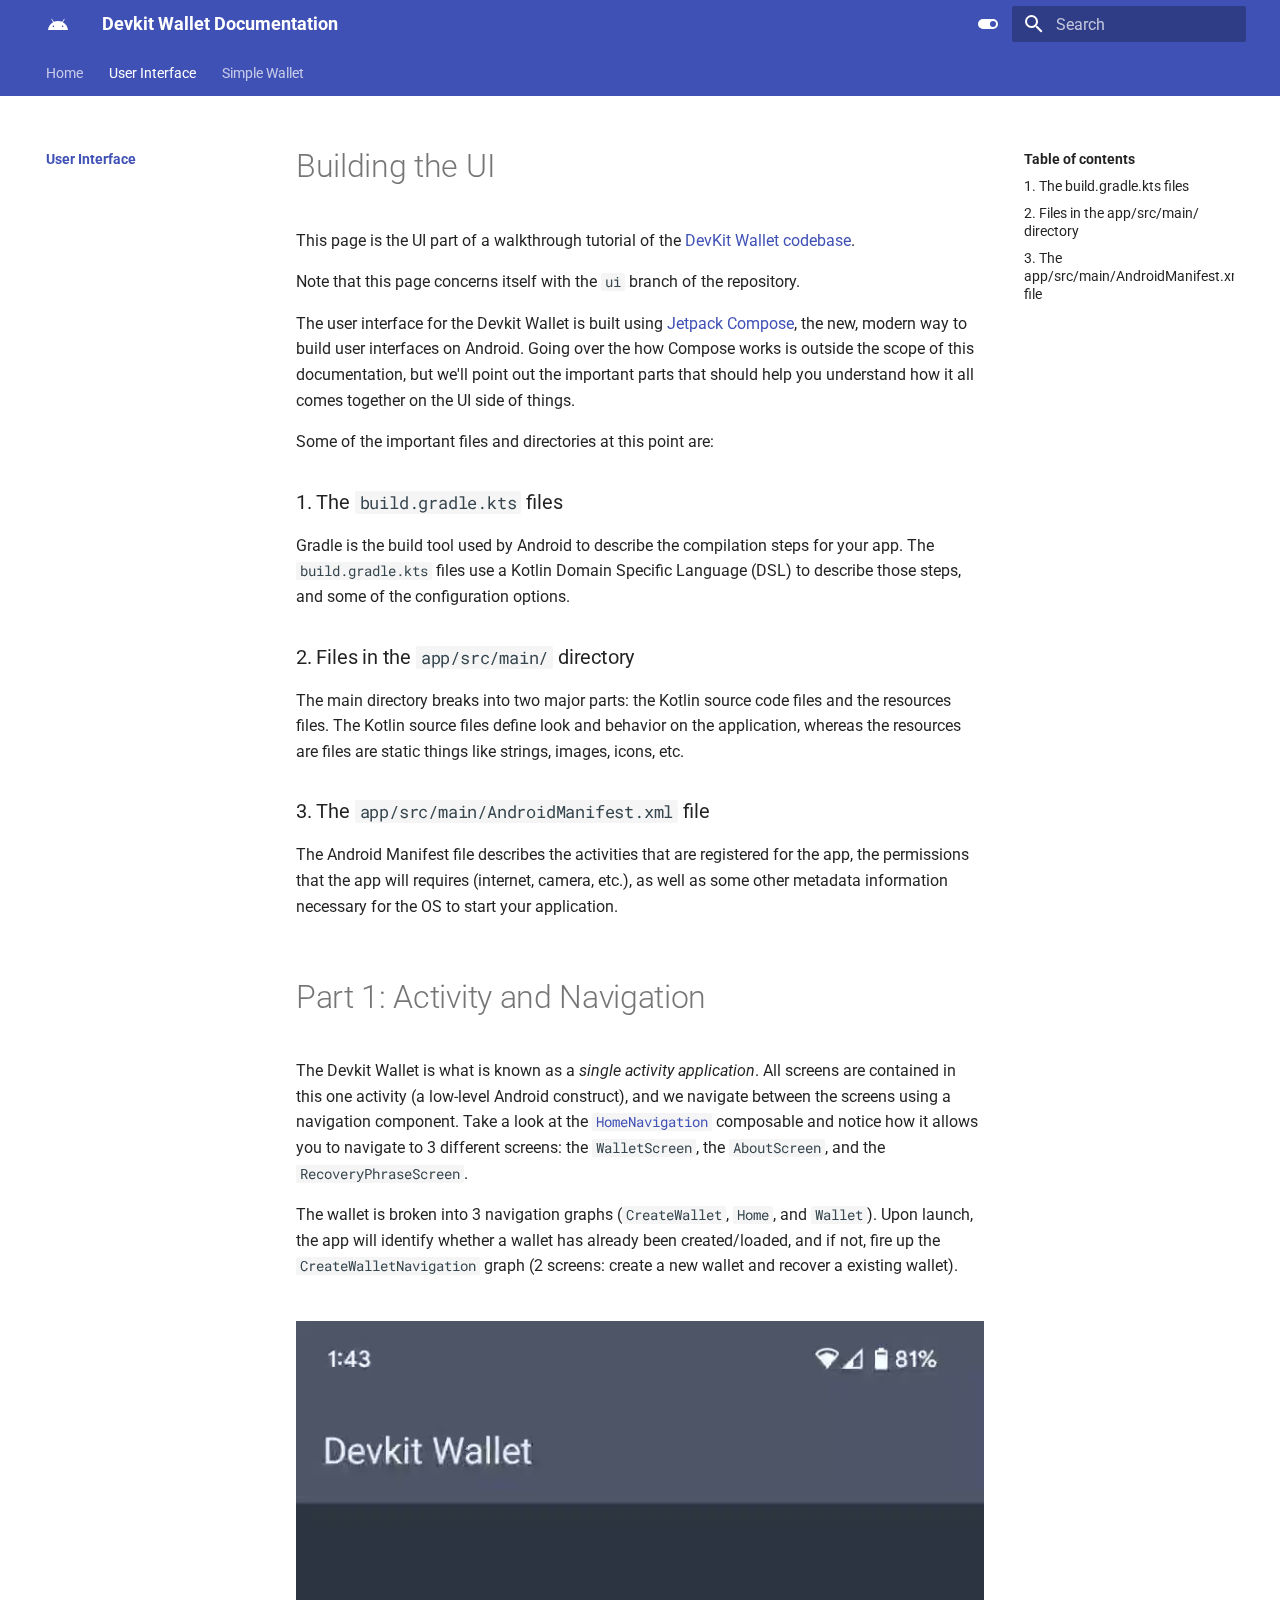
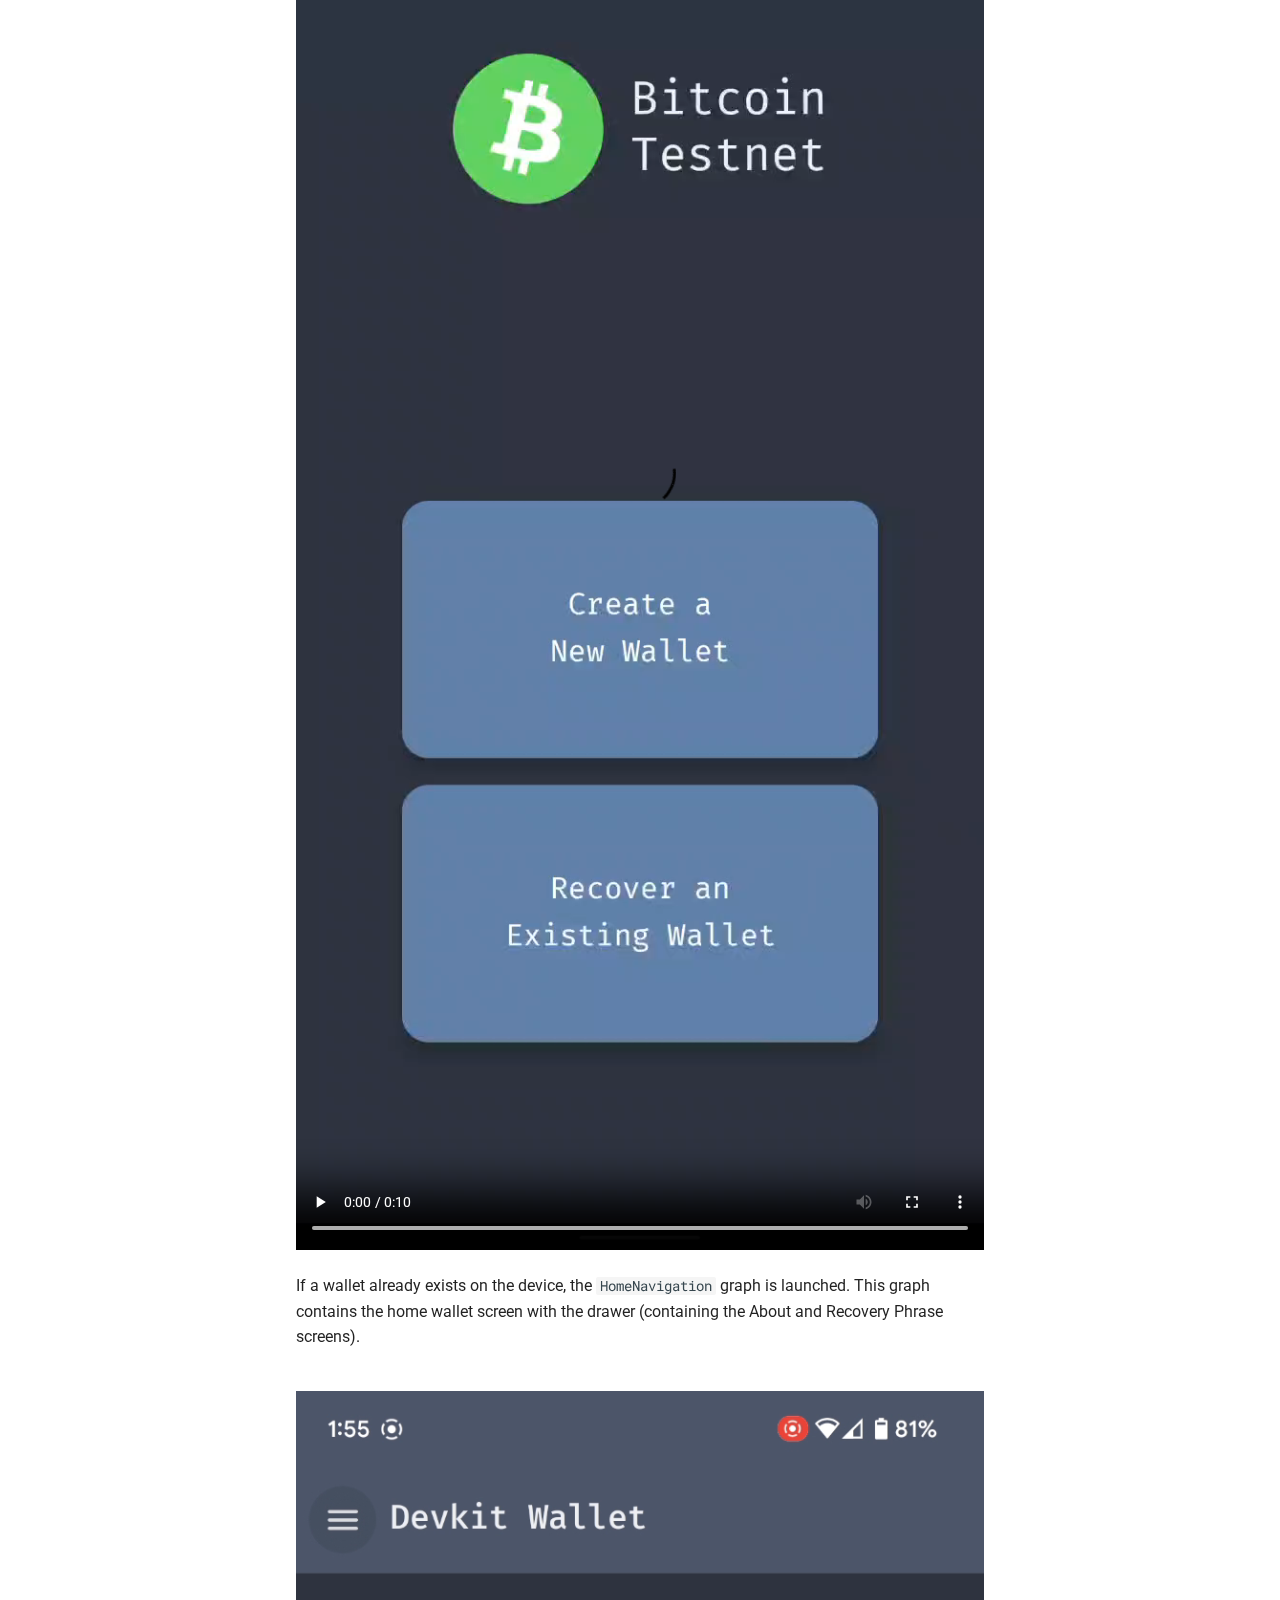
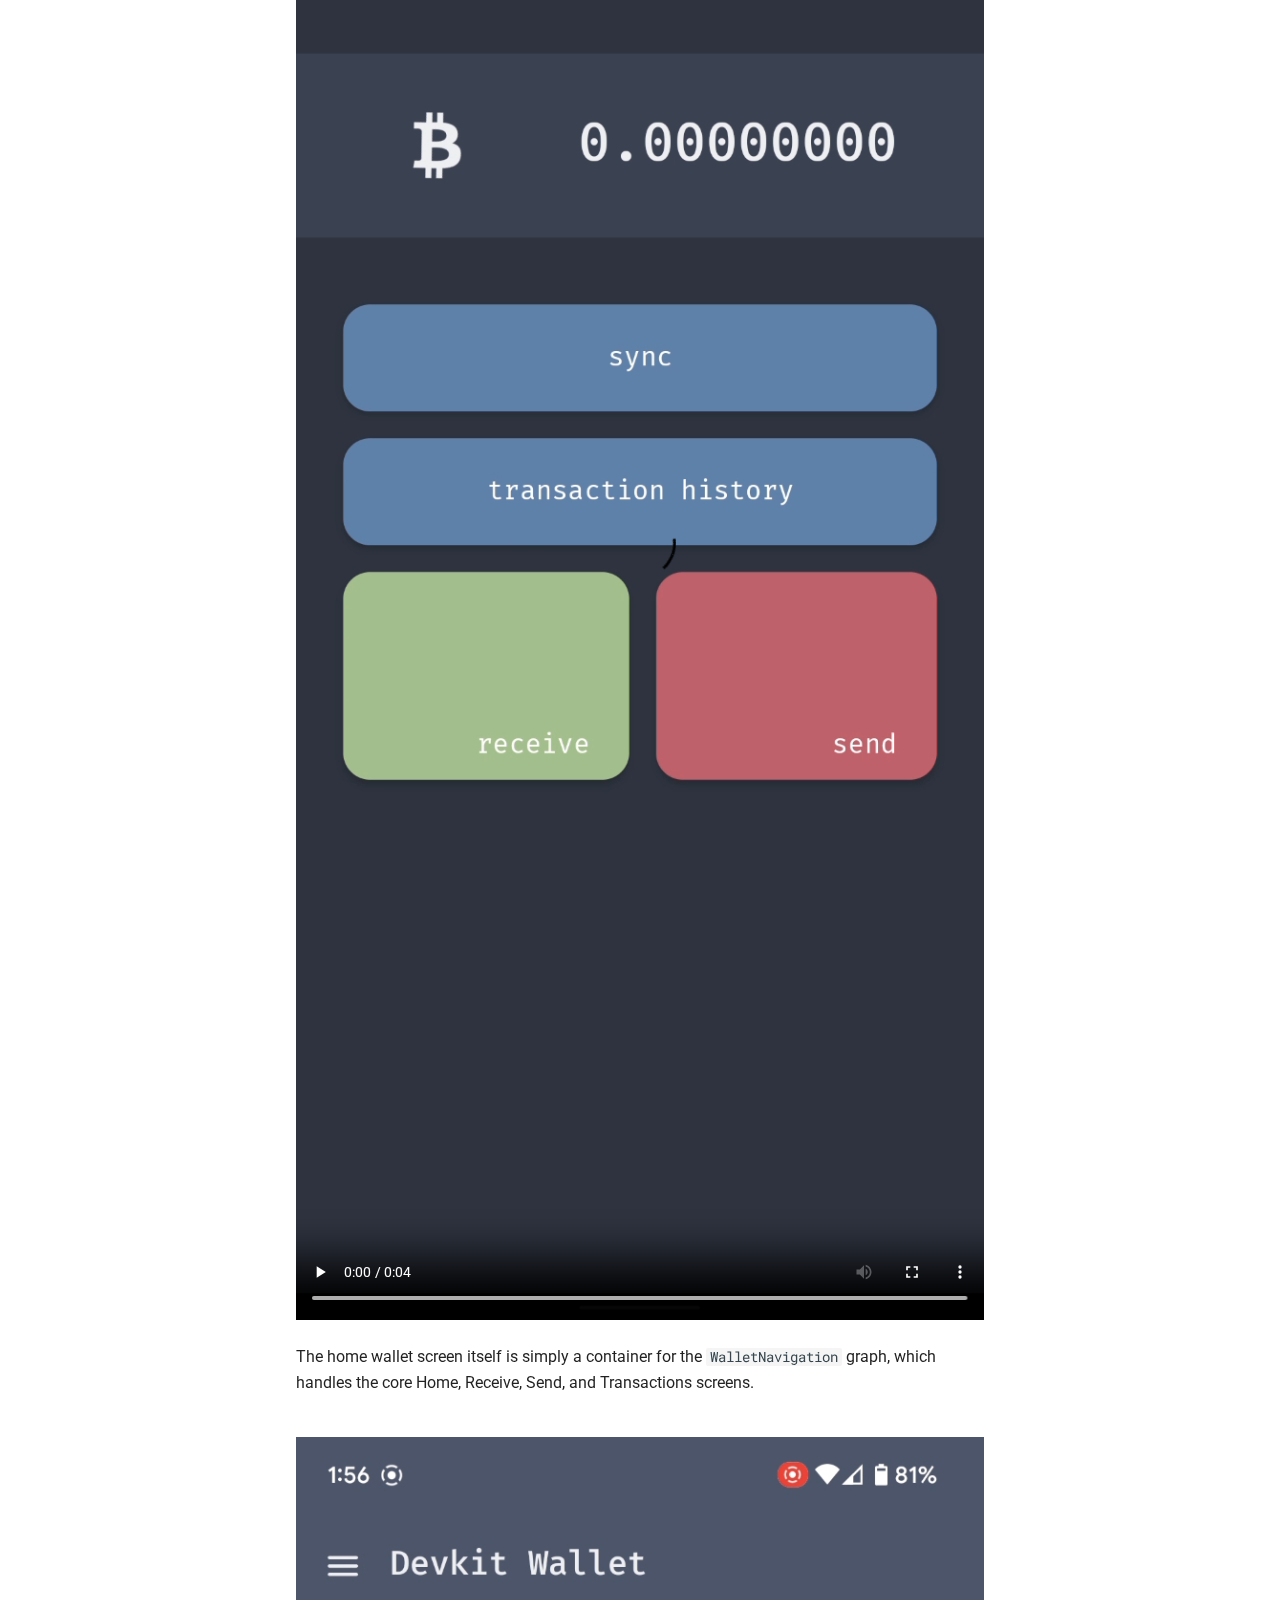
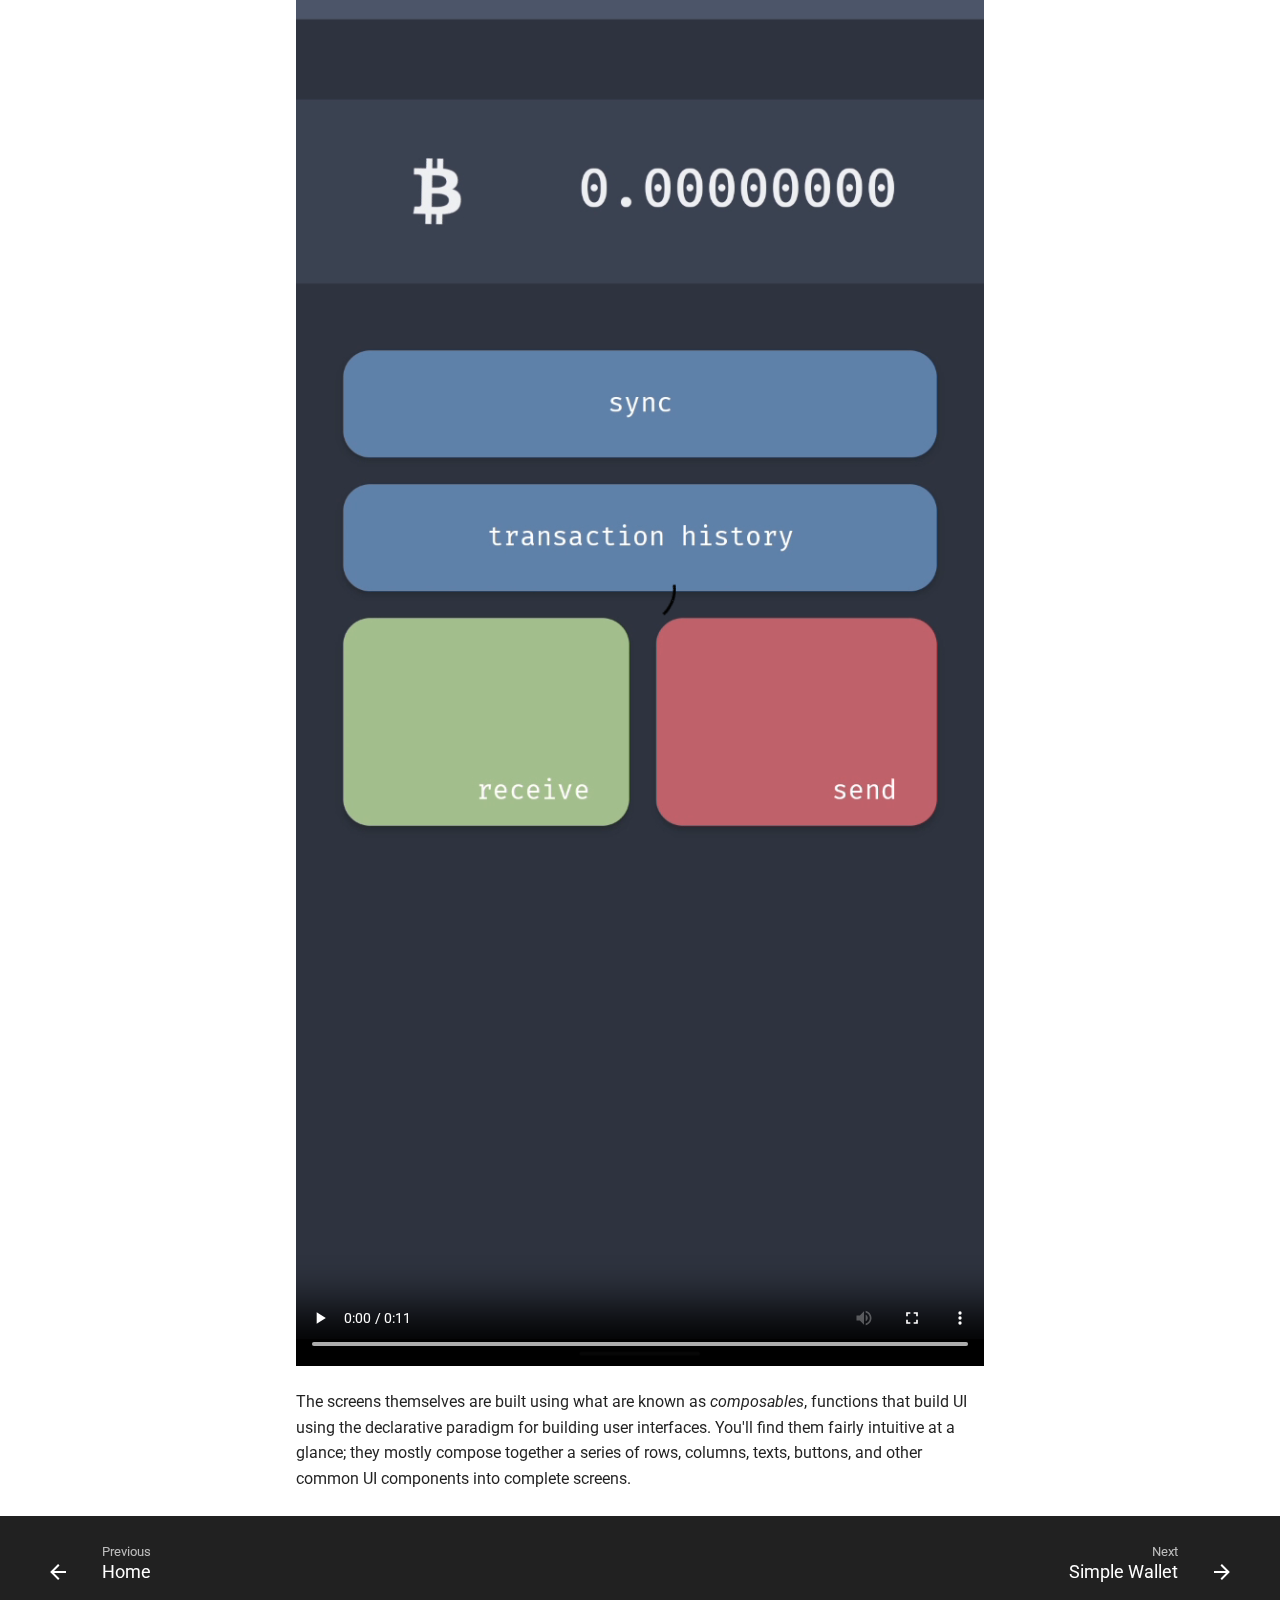
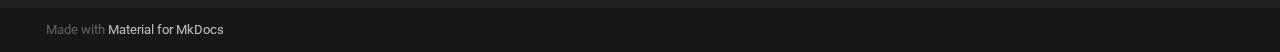
<file: ui/index.html>
<!doctype html>
<html lang="en" class="no-js">
  <head>
    
      <meta charset="utf-8">
      <meta name="viewport" content="width=device-width,initial-scale=1">
      
      
      
      <link rel="icon" href="../assets/images/favicon.png">
      <meta name="generator" content="mkdocs-1.3.0, mkdocs-material-8.3.8">
    
    
      
        <title>User Interface - Devkit Wallet Documentation</title>
      
    
    
      <link rel="stylesheet" href="../assets/stylesheets/main.1d29e8d0.min.css">
      
        
        <link rel="stylesheet" href="../assets/stylesheets/palette.cbb835fc.min.css">
        
      
      
    
    
    
      
        
        
        <link rel="preconnect" href="https://fonts.gstatic.com" crossorigin>
        <link rel="stylesheet" href="https://fonts.googleapis.com/css?family=Roboto:300,300i,400,400i,700,700i%7CRoboto+Mono:400,400i,700,700i&display=fallback">
        <style>:root{--md-text-font:"Roboto";--md-code-font:"Roboto Mono"}</style>
      
    
    
      <link rel="stylesheet" href="../stylesheets/extra.css">
    
    <script>__md_scope=new URL("..",location),__md_get=(e,_=localStorage,t=__md_scope)=>JSON.parse(_.getItem(t.pathname+"."+e)),__md_set=(e,_,t=localStorage,a=__md_scope)=>{try{t.setItem(a.pathname+"."+e,JSON.stringify(_))}catch(e){}}</script>
    
      

    
    
  </head>
  
  
    
    
      
    
    
    
    
    <body dir="ltr" data-md-color-scheme="default" data-md-color-primary="" data-md-color-accent="">
  
    
    
      <script>var palette=__md_get("__palette");if(palette&&"object"==typeof palette.color)for(var key of Object.keys(palette.color))document.body.setAttribute("data-md-color-"+key,palette.color[key])</script>
    
    <input class="md-toggle" data-md-toggle="drawer" type="checkbox" id="__drawer" autocomplete="off">
    <input class="md-toggle" data-md-toggle="search" type="checkbox" id="__search" autocomplete="off">
    <label class="md-overlay" for="__drawer"></label>
    <div data-md-component="skip">
      
        
        <a href="#building-the-ui" class="md-skip">
          Skip to content
        </a>
      
    </div>
    <div data-md-component="announce">
      
    </div>
    
    
      

<header class="md-header" data-md-component="header">
  <nav class="md-header__inner md-grid" aria-label="Header">
    <a href=".." title="Devkit Wallet Documentation" class="md-header__button md-logo" aria-label="Devkit Wallet Documentation" data-md-component="logo">
      
  
  <svg xmlns="http://www.w3.org/2000/svg" viewBox="0 0 24 24"><path d="M16.61 15.15c-.46 0-.84-.37-.84-.83s.38-.82.84-.82c.46 0 .84.36.84.82 0 .46-.38.83-.84.83m-9.2 0c-.46 0-.84-.37-.84-.83 0-.46.38-.82.84-.82.46 0 .83.36.83.82 0 .46-.37.83-.83.83m9.5-5.01 1.67-2.88c.09-.17.03-.38-.13-.47-.17-.1-.38-.04-.45.13l-1.71 2.91A10.15 10.15 0 0 0 12 8.91c-1.53 0-3 .33-4.27.91L6.04 6.91a.334.334 0 0 0-.47-.13c-.17.09-.22.3-.13.47l1.66 2.88C4.25 11.69 2.29 14.58 2 18h20c-.28-3.41-2.23-6.3-5.09-7.86Z"/></svg>

    </a>
    <label class="md-header__button md-icon" for="__drawer">
      <svg xmlns="http://www.w3.org/2000/svg" viewBox="0 0 24 24"><path d="M3 6h18v2H3V6m0 5h18v2H3v-2m0 5h18v2H3v-2Z"/></svg>
    </label>
    <div class="md-header__title" data-md-component="header-title">
      <div class="md-header__ellipsis">
        <div class="md-header__topic">
          <span class="md-ellipsis">
            Devkit Wallet Documentation
          </span>
        </div>
        <div class="md-header__topic" data-md-component="header-topic">
          <span class="md-ellipsis">
            
              User Interface
            
          </span>
        </div>
      </div>
    </div>
    
      <form class="md-header__option" data-md-component="palette">
        
          
          
          <input class="md-option" data-md-color-media="" data-md-color-scheme="default" data-md-color-primary="" data-md-color-accent=""  aria-label="Switch to dark mode"  type="radio" name="__palette" id="__palette_1">
          
            <label class="md-header__button md-icon" title="Switch to dark mode" for="__palette_2" hidden>
              <svg xmlns="http://www.w3.org/2000/svg" viewBox="0 0 24 24"><path d="M17 7H7a5 5 0 0 0-5 5 5 5 0 0 0 5 5h10a5 5 0 0 0 5-5 5 5 0 0 0-5-5m0 8a3 3 0 0 1-3-3 3 3 0 0 1 3-3 3 3 0 0 1 3 3 3 3 0 0 1-3 3Z"/></svg>
            </label>
          
        
          
          
          <input class="md-option" data-md-color-media="" data-md-color-scheme="slate" data-md-color-primary="" data-md-color-accent=""  aria-label="Switch to light mode"  type="radio" name="__palette" id="__palette_2">
          
            <label class="md-header__button md-icon" title="Switch to light mode" for="__palette_1" hidden>
              <svg xmlns="http://www.w3.org/2000/svg" viewBox="0 0 24 24"><path d="M17 6H7c-3.31 0-6 2.69-6 6s2.69 6 6 6h10c3.31 0 6-2.69 6-6s-2.69-6-6-6zm0 10H7c-2.21 0-4-1.79-4-4s1.79-4 4-4h10c2.21 0 4 1.79 4 4s-1.79 4-4 4zM7 9c-1.66 0-3 1.34-3 3s1.34 3 3 3 3-1.34 3-3-1.34-3-3-3z"/></svg>
            </label>
          
        
      </form>
    
    
    
      <label class="md-header__button md-icon" for="__search">
        <svg xmlns="http://www.w3.org/2000/svg" viewBox="0 0 24 24"><path d="M9.5 3A6.5 6.5 0 0 1 16 9.5c0 1.61-.59 3.09-1.56 4.23l.27.27h.79l5 5-1.5 1.5-5-5v-.79l-.27-.27A6.516 6.516 0 0 1 9.5 16 6.5 6.5 0 0 1 3 9.5 6.5 6.5 0 0 1 9.5 3m0 2C7 5 5 7 5 9.5S7 14 9.5 14 14 12 14 9.5 12 5 9.5 5Z"/></svg>
      </label>
      <div class="md-search" data-md-component="search" role="dialog">
  <label class="md-search__overlay" for="__search"></label>
  <div class="md-search__inner" role="search">
    <form class="md-search__form" name="search">
      <input type="text" class="md-search__input" name="query" aria-label="Search" placeholder="Search" autocapitalize="off" autocorrect="off" autocomplete="off" spellcheck="false" data-md-component="search-query" required>
      <label class="md-search__icon md-icon" for="__search">
        <svg xmlns="http://www.w3.org/2000/svg" viewBox="0 0 24 24"><path d="M9.5 3A6.5 6.5 0 0 1 16 9.5c0 1.61-.59 3.09-1.56 4.23l.27.27h.79l5 5-1.5 1.5-5-5v-.79l-.27-.27A6.516 6.516 0 0 1 9.5 16 6.5 6.5 0 0 1 3 9.5 6.5 6.5 0 0 1 9.5 3m0 2C7 5 5 7 5 9.5S7 14 9.5 14 14 12 14 9.5 12 5 9.5 5Z"/></svg>
        <svg xmlns="http://www.w3.org/2000/svg" viewBox="0 0 24 24"><path d="M20 11v2H8l5.5 5.5-1.42 1.42L4.16 12l7.92-7.92L13.5 5.5 8 11h12Z"/></svg>
      </label>
      <nav class="md-search__options" aria-label="Search">
        
        <button type="reset" class="md-search__icon md-icon" aria-label="Clear" tabindex="-1">
          <svg xmlns="http://www.w3.org/2000/svg" viewBox="0 0 24 24"><path d="M19 6.41 17.59 5 12 10.59 6.41 5 5 6.41 10.59 12 5 17.59 6.41 19 12 13.41 17.59 19 19 17.59 13.41 12 19 6.41Z"/></svg>
        </button>
      </nav>
      
    </form>
    <div class="md-search__output">
      <div class="md-search__scrollwrap" data-md-scrollfix>
        <div class="md-search-result" data-md-component="search-result">
          <div class="md-search-result__meta">
            Initializing search
          </div>
          <ol class="md-search-result__list"></ol>
        </div>
      </div>
    </div>
  </div>
</div>
    
    
  </nav>
  
</header>
    
    <div class="md-container" data-md-component="container">
      
      
        
          
            
<nav class="md-tabs" aria-label="Tabs" data-md-component="tabs">
  <div class="md-tabs__inner md-grid">
    <ul class="md-tabs__list">
      
        
  
  


  <li class="md-tabs__item">
    <a href=".." class="md-tabs__link">
      Home
    </a>
  </li>

      
        
  
  
    
  


  <li class="md-tabs__item">
    <a href="./" class="md-tabs__link md-tabs__link--active">
      User Interface
    </a>
  </li>

      
        
  
  


  <li class="md-tabs__item">
    <a href="../simple-wallet/" class="md-tabs__link">
      Simple Wallet
    </a>
  </li>

      
    </ul>
  </div>
</nav>
          
        
      
      <main class="md-main" data-md-component="main">
        <div class="md-main__inner md-grid">
          
            
              
              <div class="md-sidebar md-sidebar--primary" data-md-component="sidebar" data-md-type="navigation" >
                <div class="md-sidebar__scrollwrap">
                  <div class="md-sidebar__inner">
                    

  


<nav class="md-nav md-nav--primary md-nav--lifted" aria-label="Navigation" data-md-level="0">
  <label class="md-nav__title" for="__drawer">
    <a href=".." title="Devkit Wallet Documentation" class="md-nav__button md-logo" aria-label="Devkit Wallet Documentation" data-md-component="logo">
      
  
  <svg xmlns="http://www.w3.org/2000/svg" viewBox="0 0 24 24"><path d="M16.61 15.15c-.46 0-.84-.37-.84-.83s.38-.82.84-.82c.46 0 .84.36.84.82 0 .46-.38.83-.84.83m-9.2 0c-.46 0-.84-.37-.84-.83 0-.46.38-.82.84-.82.46 0 .83.36.83.82 0 .46-.37.83-.83.83m9.5-5.01 1.67-2.88c.09-.17.03-.38-.13-.47-.17-.1-.38-.04-.45.13l-1.71 2.91A10.15 10.15 0 0 0 12 8.91c-1.53 0-3 .33-4.27.91L6.04 6.91a.334.334 0 0 0-.47-.13c-.17.09-.22.3-.13.47l1.66 2.88C4.25 11.69 2.29 14.58 2 18h20c-.28-3.41-2.23-6.3-5.09-7.86Z"/></svg>

    </a>
    Devkit Wallet Documentation
  </label>
  
  <ul class="md-nav__list" data-md-scrollfix>
    
      
      
      

  
  
  
    <li class="md-nav__item">
      <a href=".." class="md-nav__link">
        Home
      </a>
    </li>
  

    
      
      
      

  
  
    
  
  
    <li class="md-nav__item md-nav__item--active">
      
      <input class="md-nav__toggle md-toggle" data-md-toggle="toc" type="checkbox" id="__toc">
      
      
        
      
      
        <label class="md-nav__link md-nav__link--active" for="__toc">
          User Interface
          <span class="md-nav__icon md-icon"></span>
        </label>
      
      <a href="./" class="md-nav__link md-nav__link--active">
        User Interface
      </a>
      
        

<nav class="md-nav md-nav--secondary" aria-label="Table of contents">
  
  
  
    
  
  
    <label class="md-nav__title" for="__toc">
      <span class="md-nav__icon md-icon"></span>
      Table of contents
    </label>
    <ul class="md-nav__list" data-md-component="toc" data-md-scrollfix>
      
        <li class="md-nav__item">
  <a href="#1-the-buildgradlekts-files" class="md-nav__link">
    1. The build.gradle.kts files
  </a>
  
</li>
      
        <li class="md-nav__item">
  <a href="#2-files-in-the-appsrcmain-directory" class="md-nav__link">
    2. Files in the app/src/main/ directory
  </a>
  
</li>
      
        <li class="md-nav__item">
  <a href="#3-the-appsrcmainandroidmanifestxml-file" class="md-nav__link">
    3. The app/src/main/AndroidManifest.xml file
  </a>
  
</li>
      
    </ul>
  
</nav>
      
    </li>
  

    
      
      
      

  
  
  
    <li class="md-nav__item">
      <a href="../simple-wallet/" class="md-nav__link">
        Simple Wallet
      </a>
    </li>
  

    
  </ul>
</nav>
                  </div>
                </div>
              </div>
            
            
              
              <div class="md-sidebar md-sidebar--secondary" data-md-component="sidebar" data-md-type="toc" >
                <div class="md-sidebar__scrollwrap">
                  <div class="md-sidebar__inner">
                    

<nav class="md-nav md-nav--secondary" aria-label="Table of contents">
  
  
  
    
  
  
    <label class="md-nav__title" for="__toc">
      <span class="md-nav__icon md-icon"></span>
      Table of contents
    </label>
    <ul class="md-nav__list" data-md-component="toc" data-md-scrollfix>
      
        <li class="md-nav__item">
  <a href="#1-the-buildgradlekts-files" class="md-nav__link">
    1. The build.gradle.kts files
  </a>
  
</li>
      
        <li class="md-nav__item">
  <a href="#2-files-in-the-appsrcmain-directory" class="md-nav__link">
    2. Files in the app/src/main/ directory
  </a>
  
</li>
      
        <li class="md-nav__item">
  <a href="#3-the-appsrcmainandroidmanifestxml-file" class="md-nav__link">
    3. The app/src/main/AndroidManifest.xml file
  </a>
  
</li>
      
    </ul>
  
</nav>
                  </div>
                </div>
              </div>
            
          
          <div class="md-content" data-md-component="content">
            <article class="md-content__inner md-typeset">
              
                


<h1 id="building-the-ui">Building the UI</h1>
<p>This page is the UI part of a walkthrough tutorial of the <a href="https://github.com/thunderbiscuit/devkit-wallet">DevKit Wallet codebase</a>.</p>
<p>Note that this page concerns itself with the <code>ui</code> branch of the repository.</p>
<p>The user interface for the Devkit Wallet is built using <a href="https://developer.android.com/jetpack/compose">Jetpack Compose</a>, the new, modern way to build user interfaces on Android. Going over the how Compose works is outside the scope of this documentation, but we'll point out the important parts that should help you understand how it all comes together on the UI side of things.</p>
<p>Some of the important files and directories at this point are:</p>
<h3 id="1-the-buildgradlekts-files">1. The <code>build.gradle.kts</code> files</h3>
<p>Gradle is the build tool used by Android to describe the compilation steps for your app. The <code>build.gradle.kts</code> files use a Kotlin Domain Specific Language (DSL) to describe those steps, and some of the configuration options.</p>
<h3 id="2-files-in-the-appsrcmain-directory">2. Files in the <code>app/src/main/</code> directory</h3>
<p>The main directory breaks into two major parts: the Kotlin source code files and the resources files. The Kotlin source files define look and behavior on the application, whereas the resources are files are static things like strings, images, icons, etc.</p>
<h3 id="3-the-appsrcmainandroidmanifestxml-file">3. The <code>app/src/main/AndroidManifest.xml</code> file</h3>
<p>The Android Manifest file describes the activities that are registered for the app, the permissions that the app will requires (internet, camera, etc.), as well as some other metadata information necessary for the OS to start your application.</p>
<p><br/></p>
<h1 id="part-1-activity-and-navigation">Part 1: Activity and Navigation</h1>
<p>The Devkit Wallet is what is known as a <em>single activity application</em>. All screens are contained in this one activity (a low-level Android construct), and we navigate between the screens using a navigation component. Take a look at the <a href="https://github.com/thunderbiscuit/devkit-wallet/blob/ui/app/src/main/java/com/goldenraven/devkitwallet/ui/HomeNavigation.kt"><code>HomeNavigation</code></a> composable and notice how it allows you to navigate to 3 different screens: the <code>WalletScreen</code>, the <code>AboutScreen</code>, and the <code>RecoveryPhraseScreen</code>.</p>
<p>The wallet is broken into 3 navigation graphs (<code>CreateWallet</code>, <code>Home</code>, and <code>Wallet</code>). Upon launch, the app will identify whether a wallet has already been created/loaded, and if not, fire up the <code>CreateWalletNavigation</code> graph (2 screens: create a new wallet and recover a existing wallet).</p>
<p><center>
<br />
<video height="600" controls>
    <source src="../images/videos/nav1.mp4" type="video/mp4">
    Your browser does not support the video tag.
  </video></p>
<p></center></p>
<p>If a wallet already exists on the device, the <code>HomeNavigation</code> graph is launched. This graph contains the home wallet screen with the drawer (containing the About and Recovery Phrase screens).</p>
<p><center>
<br />
<video height="600" controls>
    <source src="../images/videos/nav2.mp4" type="video/mp4">
    Your browser does not support the video tag.
  </video></p>
<p></center></p>
<p>The home wallet screen itself is simply a container for the <code>WalletNavigation</code> graph, which handles the core Home, Receive, Send, and Transactions screens.</p>
<p><center>
<br />
<video height="600" controls>
    <source src="../images/videos/nav3.mp4" type="video/mp4">
    Your browser does not support the video tag.
  </video></p>
<p></center></p>
<p>The screens themselves are built using what are known as <em>composables</em>, functions that build UI using the declarative paradigm for building user interfaces. You'll find them fairly intuitive at a glance; they mostly compose together a series of rows, columns, texts, buttons, and other common UI components into complete screens.</p>

              
            </article>
            
          </div>
        </div>
        
      </main>
      
        <footer class="md-footer">
  
    
    <nav class="md-footer__inner md-grid" aria-label="Footer" >
      
        
        <a href=".." class="md-footer__link md-footer__link--prev" aria-label="Previous: Home" rel="prev">
          <div class="md-footer__button md-icon">
            <svg xmlns="http://www.w3.org/2000/svg" viewBox="0 0 24 24"><path d="M20 11v2H8l5.5 5.5-1.42 1.42L4.16 12l7.92-7.92L13.5 5.5 8 11h12Z"/></svg>
          </div>
          <div class="md-footer__title">
            <div class="md-ellipsis">
              <span class="md-footer__direction">
                Previous
              </span>
              Home
            </div>
          </div>
        </a>
      
      
        
        <a href="../simple-wallet/" class="md-footer__link md-footer__link--next" aria-label="Next: Simple Wallet" rel="next">
          <div class="md-footer__title">
            <div class="md-ellipsis">
              <span class="md-footer__direction">
                Next
              </span>
              Simple Wallet
            </div>
          </div>
          <div class="md-footer__button md-icon">
            <svg xmlns="http://www.w3.org/2000/svg" viewBox="0 0 24 24"><path d="M4 11v2h12l-5.5 5.5 1.42 1.42L19.84 12l-7.92-7.92L10.5 5.5 16 11H4Z"/></svg>
          </div>
        </a>
      
    </nav>
  
  <div class="md-footer-meta md-typeset">
    <div class="md-footer-meta__inner md-grid">
      <div class="md-copyright">
  
  
    Made with
    <a href="https://squidfunk.github.io/mkdocs-material/" target="_blank" rel="noopener">
      Material for MkDocs
    </a>
  
</div>
      
    </div>
  </div>
</footer>
      
    </div>
    <div class="md-dialog" data-md-component="dialog">
      <div class="md-dialog__inner md-typeset"></div>
    </div>
    <script id="__config" type="application/json">{"base": "..", "features": ["navigation.instant", "navigation.tracking", "navigation.tabs"], "search": "../assets/javascripts/workers/search.b97dbffb.min.js", "translations": {"clipboard.copied": "Copied to clipboard", "clipboard.copy": "Copy to clipboard", "search.config.lang": "en", "search.config.pipeline": "trimmer, stopWordFilter", "search.config.separator": "[\\s\\-]+", "search.placeholder": "Search", "search.result.more.one": "1 more on this page", "search.result.more.other": "# more on this page", "search.result.none": "No matching documents", "search.result.one": "1 matching document", "search.result.other": "# matching documents", "search.result.placeholder": "Type to start searching", "search.result.term.missing": "Missing", "select.version.title": "Select version"}}</script>
    
    
      <script src="../assets/javascripts/bundle.0238f547.min.js"></script>
      
    
  </body>
</html>
</file>
<file: stylesheets/extra.css>
.screenshot {
  box-shadow: 0 10px 16px 0 rgba(0,0,0,0.2),0 6px 20px 0 rgba(0,0,0,0.19) !important;
}
</file>
<file: assets/stylesheets/main.1d29e8d0.min.css>
@charset "UTF-8";html{-webkit-text-size-adjust:none;-moz-text-size-adjust:none;-ms-text-size-adjust:none;text-size-adjust:none;box-sizing:border-box}*,:after,:before{box-sizing:inherit}@media (prefers-reduced-motion){*,:after,:before{transition:none!important}}body{margin:0}a,button,input,label{-webkit-tap-highlight-color:transparent}a{color:inherit;text-decoration:none}hr{border:0;box-sizing:initial;display:block;height:.05rem;overflow:visible;padding:0}small{font-size:80%}sub,sup{line-height:1em}img{border-style:none}table{border-collapse:initial;border-spacing:0}td,th{font-weight:400;vertical-align:top}button{background:transparent;border:0;font-family:inherit;font-size:inherit;margin:0;padding:0}input{border:0;outline:none}:root,[data-md-color-scheme=default]{--md-default-fg-color:rgba(0,0,0,.87);--md-default-fg-color--light:rgba(0,0,0,.54);--md-default-fg-color--lighter:rgba(0,0,0,.32);--md-default-fg-color--lightest:rgba(0,0,0,.07);--md-default-bg-color:#fff;--md-default-bg-color--light:hsla(0,0%,100%,.7);--md-default-bg-color--lighter:hsla(0,0%,100%,.3);--md-default-bg-color--lightest:hsla(0,0%,100%,.12);--md-primary-fg-color:#4051b5;--md-primary-fg-color--light:#5d6cc0;--md-primary-fg-color--dark:#303fa1;--md-primary-bg-color:#fff;--md-primary-bg-color--light:hsla(0,0%,100%,.7);--md-accent-fg-color:#526cfe;--md-accent-fg-color--transparent:rgba(82,108,254,.1);--md-accent-bg-color:#fff;--md-accent-bg-color--light:hsla(0,0%,100%,.7);--md-code-fg-color:#36464e;--md-code-bg-color:#f5f5f5;--md-code-hl-color:rgba(255,255,0,.5);--md-code-hl-number-color:#d52a2a;--md-code-hl-special-color:#db1457;--md-code-hl-function-color:#a846b9;--md-code-hl-constant-color:#6e59d9;--md-code-hl-keyword-color:#3f6ec6;--md-code-hl-string-color:#1c7d4d;--md-code-hl-name-color:var(--md-code-fg-color);--md-code-hl-operator-color:var(--md-default-fg-color--light);--md-code-hl-punctuation-color:var(--md-default-fg-color--light);--md-code-hl-comment-color:var(--md-default-fg-color--light);--md-code-hl-generic-color:var(--md-default-fg-color--light);--md-code-hl-variable-color:var(--md-default-fg-color--light);--md-typeset-color:var(--md-default-fg-color);--md-typeset-a-color:var(--md-primary-fg-color);--md-typeset-mark-color:rgba(255,255,0,.5);--md-typeset-del-color:rgba(245,80,61,.15);--md-typeset-ins-color:rgba(11,213,112,.15);--md-typeset-kbd-color:#fafafa;--md-typeset-kbd-accent-color:#fff;--md-typeset-kbd-border-color:#b8b8b8;--md-typeset-table-color:rgba(0,0,0,.12);--md-admonition-fg-color:var(--md-default-fg-color);--md-admonition-bg-color:var(--md-default-bg-color);--md-footer-fg-color:#fff;--md-footer-fg-color--light:hsla(0,0%,100%,.7);--md-footer-fg-color--lighter:hsla(0,0%,100%,.3);--md-footer-bg-color:rgba(0,0,0,.87);--md-footer-bg-color--dark:rgba(0,0,0,.32);--md-shadow-z1:0 0.2rem 0.5rem rgba(0,0,0,.05),0 0 0.05rem rgba(0,0,0,.1);--md-shadow-z2:0 0.2rem 0.5rem rgba(0,0,0,.1),0 0 0.05rem rgba(0,0,0,.25);--md-shadow-z3:0 0.2rem 0.5rem rgba(0,0,0,.2),0 0 0.05rem rgba(0,0,0,.35)}.md-icon svg{fill:currentcolor;display:block;height:1.2rem;width:1.2rem}body{-webkit-font-smoothing:antialiased;-moz-osx-font-smoothing:grayscale;--md-text-font-family:var(--md-text-font,_),-apple-system,BlinkMacSystemFont,Helvetica,Arial,sans-serif;--md-code-font-family:var(--md-code-font,_),SFMono-Regular,Consolas,Menlo,monospace}body,input{font-feature-settings:"kern","liga";font-family:var(--md-text-font-family)}body,code,input,kbd,pre{color:var(--md-typeset-color)}code,kbd,pre{font-feature-settings:"kern";font-family:var(--md-code-font-family)}:root{--md-typeset-table-sort-icon:url('data:image/svg+xml;charset=utf-8,<svg xmlns="http://www.w3.org/2000/svg" viewBox="0 0 24 24"><path d="m18 21-4-4h3V7h-3l4-4 4 4h-3v10h3M2 19v-2h10v2M2 13v-2h7v2M2 7V5h4v2H2Z"/></svg>');--md-typeset-table-sort-icon--asc:url('data:image/svg+xml;charset=utf-8,<svg xmlns="http://www.w3.org/2000/svg" viewBox="0 0 24 24"><path d="M19 17h3l-4 4-4-4h3V3h2M2 17h10v2H2M6 5v2H2V5m0 6h7v2H2v-2Z"/></svg>');--md-typeset-table-sort-icon--desc:url('data:image/svg+xml;charset=utf-8,<svg xmlns="http://www.w3.org/2000/svg" viewBox="0 0 24 24"><path d="M19 7h3l-4-4-4 4h3v14h2M2 17h10v2H2M6 5v2H2V5m0 6h7v2H2v-2Z"/></svg>')}.md-typeset{-webkit-print-color-adjust:exact;color-adjust:exact;font-size:.8rem;line-height:1.6}@media print{.md-typeset{font-size:.68rem}}.md-typeset blockquote,.md-typeset dl,.md-typeset figure,.md-typeset ol,.md-typeset pre,.md-typeset ul{margin-bottom:1em;margin-top:1em}.md-typeset h1{color:var(--md-default-fg-color--light);font-size:2em;line-height:1.3;margin:0 0 1.25em}.md-typeset h1,.md-typeset h2{font-weight:300;letter-spacing:-.01em}.md-typeset h2{font-size:1.5625em;line-height:1.4;margin:1.6em 0 .64em}.md-typeset h3{font-size:1.25em;font-weight:400;letter-spacing:-.01em;line-height:1.5;margin:1.6em 0 .8em}.md-typeset h2+h3{margin-top:.8em}.md-typeset h4{font-weight:700;letter-spacing:-.01em;margin:1em 0}.md-typeset h5,.md-typeset h6{color:var(--md-default-fg-color--light);font-size:.8em;font-weight:700;letter-spacing:-.01em;margin:1.25em 0}.md-typeset h5{text-transform:uppercase}.md-typeset hr{border-bottom:.05rem solid var(--md-default-fg-color--lightest);display:flow-root;margin:1.5em 0}.md-typeset a{color:var(--md-typeset-a-color);word-break:break-word}.md-typeset a,.md-typeset a:before{transition:color 125ms}.md-typeset a:focus,.md-typeset a:hover{color:var(--md-accent-fg-color)}.md-typeset a:focus code,.md-typeset a:hover code{background-color:var(--md-accent-fg-color--transparent)}.md-typeset a code{color:currentcolor;transition:background-color 125ms}.md-typeset a.focus-visible{outline-color:var(--md-accent-fg-color);outline-offset:.2rem}.md-typeset code,.md-typeset kbd,.md-typeset pre{color:var(--md-code-fg-color);direction:ltr}@media print{.md-typeset code,.md-typeset kbd,.md-typeset pre{white-space:pre-wrap}}.md-typeset code{background-color:var(--md-code-bg-color);border-radius:.1rem;-webkit-box-decoration-break:clone;box-decoration-break:clone;font-size:.85em;padding:0 .2941176471em;word-break:break-word}.md-typeset code:not(.focus-visible){-webkit-tap-highlight-color:transparent;outline:none}.md-typeset pre{display:flow-root;line-height:1.4;position:relative}.md-typeset pre>code{-webkit-box-decoration-break:slice;box-decoration-break:slice;box-shadow:none;display:block;margin:0;outline-color:var(--md-accent-fg-color);overflow:auto;padding:.7720588235em 1.1764705882em;scrollbar-color:var(--md-default-fg-color--lighter) transparent;scrollbar-width:thin;touch-action:auto;word-break:normal}.md-typeset pre>code:hover{scrollbar-color:var(--md-accent-fg-color) transparent}.md-typeset pre>code::-webkit-scrollbar{height:.2rem;width:.2rem}.md-typeset pre>code::-webkit-scrollbar-thumb{background-color:var(--md-default-fg-color--lighter)}.md-typeset pre>code::-webkit-scrollbar-thumb:hover{background-color:var(--md-accent-fg-color)}.md-typeset kbd{background-color:var(--md-typeset-kbd-color);border-radius:.1rem;box-shadow:0 .1rem 0 .05rem var(--md-typeset-kbd-border-color),0 .1rem 0 var(--md-typeset-kbd-border-color),0 -.1rem .2rem var(--md-typeset-kbd-accent-color) inset;color:var(--md-default-fg-color);display:inline-block;font-size:.75em;padding:0 .6666666667em;vertical-align:text-top;word-break:break-word}.md-typeset mark{background-color:var(--md-typeset-mark-color);-webkit-box-decoration-break:clone;box-decoration-break:clone;color:inherit;word-break:break-word}.md-typeset abbr{border-bottom:.05rem dotted var(--md-default-fg-color--light);cursor:help;text-decoration:none}@media (hover:none){.md-typeset abbr{position:relative}.md-typeset abbr[title]:-webkit-any(:focus,:hover):after{background-color:var(--md-default-fg-color);border-radius:.1rem;box-shadow:var(--md-shadow-z3);color:var(--md-default-bg-color);content:attr(title);display:inline-block;font-size:.7rem;margin-top:2em;max-width:80%;min-width:-webkit-max-content;min-width:max-content;padding:.2rem .3rem;position:absolute;width:auto}.md-typeset abbr[title]:-moz-any(:focus,:hover):after{background-color:var(--md-default-fg-color);border-radius:.1rem;box-shadow:var(--md-shadow-z3);color:var(--md-default-bg-color);content:attr(title);display:inline-block;font-size:.7rem;margin-top:2em;max-width:80%;min-width:-moz-max-content;min-width:max-content;padding:.2rem .3rem;position:absolute;width:auto}[dir=ltr] .md-typeset abbr[title]:-webkit-any(:focus,:hover):after{left:0}[dir=ltr] .md-typeset abbr[title]:-moz-any(:focus,:hover):after{left:0}[dir=ltr] .md-typeset abbr[title]:is(:focus,:hover):after{left:0}[dir=rtl] .md-typeset abbr[title]:-webkit-any(:focus,:hover):after{right:0}[dir=rtl] .md-typeset abbr[title]:-moz-any(:focus,:hover):after{right:0}[dir=rtl] .md-typeset abbr[title]:is(:focus,:hover):after{right:0}.md-typeset abbr[title]:is(:focus,:hover):after{background-color:var(--md-default-fg-color);border-radius:.1rem;box-shadow:var(--md-shadow-z3);color:var(--md-default-bg-color);content:attr(title);display:inline-block;font-size:.7rem;margin-top:2em;max-width:80%;min-width:-webkit-max-content;min-width:-moz-max-content;min-width:max-content;padding:.2rem .3rem;position:absolute;width:auto}}.md-typeset small{opacity:.75}[dir=ltr] .md-typeset sub,[dir=ltr] .md-typeset sup{margin-left:.078125em}[dir=rtl] .md-typeset sub,[dir=rtl] .md-typeset sup{margin-right:.078125em}[dir=ltr] .md-typeset blockquote{padding-left:.6rem}[dir=rtl] .md-typeset blockquote{padding-right:.6rem}[dir=ltr] .md-typeset blockquote{border-left:.2rem solid var(--md-default-fg-color--lighter)}[dir=rtl] .md-typeset blockquote{border-right:.2rem solid var(--md-default-fg-color--lighter)}.md-typeset blockquote{color:var(--md-default-fg-color--light);margin-left:0;margin-right:0}.md-typeset ul{list-style-type:disc}[dir=ltr] .md-typeset ol,[dir=ltr] .md-typeset ul{margin-left:.625em}[dir=rtl] .md-typeset ol,[dir=rtl] .md-typeset ul{margin-right:.625em}.md-typeset ol,.md-typeset ul{padding:0}.md-typeset ol:not([hidden]),.md-typeset ul:not([hidden]){display:flow-root}.md-typeset ol ol,.md-typeset ul ol{list-style-type:lower-alpha}.md-typeset ol ol ol,.md-typeset ul ol ol{list-style-type:lower-roman}[dir=ltr] .md-typeset ol li,[dir=ltr] .md-typeset ul li{margin-left:1.25em}[dir=rtl] .md-typeset ol li,[dir=rtl] .md-typeset ul li{margin-right:1.25em}.md-typeset ol li,.md-typeset ul li{margin-bottom:.5em}.md-typeset ol li blockquote,.md-typeset ol li p,.md-typeset ul li blockquote,.md-typeset ul li p{margin:.5em 0}.md-typeset ol li:last-child,.md-typeset ul li:last-child{margin-bottom:0}.md-typeset ol li :-webkit-any(ul,ol),.md-typeset ul li :-webkit-any(ul,ol){margin-bottom:.5em;margin-top:.5em}.md-typeset ol li :-moz-any(ul,ol),.md-typeset ul li :-moz-any(ul,ol){margin-bottom:.5em;margin-top:.5em}[dir=ltr] .md-typeset ol li :-webkit-any(ul,ol),[dir=ltr] .md-typeset ul li :-webkit-any(ul,ol){margin-left:.625em}[dir=ltr] .md-typeset ol li :-moz-any(ul,ol),[dir=ltr] .md-typeset ul li :-moz-any(ul,ol){margin-left:.625em}[dir=ltr] .md-typeset ol li :is(ul,ol),[dir=ltr] .md-typeset ul li :is(ul,ol){margin-left:.625em}[dir=rtl] .md-typeset ol li :-webkit-any(ul,ol),[dir=rtl] .md-typeset ul li :-webkit-any(ul,ol){margin-right:.625em}[dir=rtl] .md-typeset ol li :-moz-any(ul,ol),[dir=rtl] .md-typeset ul li :-moz-any(ul,ol){margin-right:.625em}[dir=rtl] .md-typeset ol li :is(ul,ol),[dir=rtl] .md-typeset ul li :is(ul,ol){margin-right:.625em}.md-typeset ol li :is(ul,ol),.md-typeset ul li :is(ul,ol){margin-bottom:.5em;margin-top:.5em}[dir=ltr] .md-typeset dd{margin-left:1.875em}[dir=rtl] .md-typeset dd{margin-right:1.875em}.md-typeset dd{margin-bottom:1.5em;margin-top:1em}.md-typeset img,.md-typeset svg,.md-typeset video{height:auto;max-width:100%}.md-typeset img[align=left]{margin:1em 1em 1em 0}.md-typeset img[align=right]{margin:1em 0 1em 1em}.md-typeset img[align]:only-child{margin-top:0}.md-typeset img[src$="#gh-dark-mode-only"],.md-typeset img[src$="#only-dark"]{display:none}.md-typeset figure{display:flow-root;margin:1em auto;max-width:100%;text-align:center;width:-webkit-fit-content;width:-moz-fit-content;width:fit-content}.md-typeset figure img{display:block}.md-typeset figcaption{font-style:italic;margin:1em auto;max-width:24rem}.md-typeset iframe{max-width:100%}.md-typeset table:not([class]){background-color:var(--md-default-bg-color);border:.05rem solid var(--md-typeset-table-color);border-radius:.1rem;display:inline-block;font-size:.64rem;max-width:100%;overflow:auto;touch-action:auto}@media print{.md-typeset table:not([class]){display:table}}.md-typeset table:not([class])+*{margin-top:1.5em}.md-typeset table:not([class]) :-webkit-any(th,td)>:first-child{margin-top:0}.md-typeset table:not([class]) :-moz-any(th,td)>:first-child{margin-top:0}.md-typeset table:not([class]) :is(th,td)>:first-child{margin-top:0}.md-typeset table:not([class]) :-webkit-any(th,td)>:last-child{margin-bottom:0}.md-typeset table:not([class]) :-moz-any(th,td)>:last-child{margin-bottom:0}.md-typeset table:not([class]) :is(th,td)>:last-child{margin-bottom:0}.md-typeset table:not([class]) :-webkit-any(th,td):not([align]){text-align:left}.md-typeset table:not([class]) :-moz-any(th,td):not([align]){text-align:left}.md-typeset table:not([class]) :is(th,td):not([align]){text-align:left}[dir=rtl] .md-typeset table:not([class]) :-webkit-any(th,td):not([align]){text-align:right}[dir=rtl] .md-typeset table:not([class]) :-moz-any(th,td):not([align]){text-align:right}[dir=rtl] .md-typeset table:not([class]) :is(th,td):not([align]){text-align:right}.md-typeset table:not([class]) th{font-weight:700;min-width:5rem;padding:.9375em 1.25em;vertical-align:top}.md-typeset table:not([class]) th a{color:inherit}.md-typeset table:not([class]) td{border-top:.05rem solid var(--md-typeset-table-color);padding:.9375em 1.25em;vertical-align:top}.md-typeset table:not([class]) tbody tr{transition:background-color 125ms}.md-typeset table:not([class]) tbody tr:hover{background-color:rgba(0,0,0,.035);box-shadow:0 .05rem 0 var(--md-default-bg-color) inset}.md-typeset table:not([class]) a{word-break:normal}.md-typeset table th[role=columnheader]{cursor:pointer}[dir=ltr] .md-typeset table th[role=columnheader]:after{margin-left:.5em}[dir=rtl] .md-typeset table th[role=columnheader]:after{margin-right:.5em}.md-typeset table th[role=columnheader]:after{content:"";display:inline-block;height:1.2em;-webkit-mask-image:var(--md-typeset-table-sort-icon);mask-image:var(--md-typeset-table-sort-icon);-webkit-mask-repeat:no-repeat;mask-repeat:no-repeat;-webkit-mask-size:contain;mask-size:contain;transition:background-color 125ms;vertical-align:text-bottom;width:1.2em}.md-typeset table th[role=columnheader]:hover:after{background-color:var(--md-default-fg-color--lighter)}.md-typeset table th[role=columnheader][aria-sort=ascending]:after{background-color:var(--md-default-fg-color--light);-webkit-mask-image:var(--md-typeset-table-sort-icon--asc);mask-image:var(--md-typeset-table-sort-icon--asc)}.md-typeset table th[role=columnheader][aria-sort=descending]:after{background-color:var(--md-default-fg-color--light);-webkit-mask-image:var(--md-typeset-table-sort-icon--desc);mask-image:var(--md-typeset-table-sort-icon--desc)}.md-typeset__scrollwrap{margin:1em -.8rem;overflow-x:auto;touch-action:auto}.md-typeset__table{display:inline-block;margin-bottom:.5em;padding:0 .8rem}@media print{.md-typeset__table{display:block}}html .md-typeset__table table{display:table;margin:0;overflow:hidden;width:100%}@media screen and (max-width:44.9375em){.md-content__inner>pre{margin:1em -.8rem}.md-content__inner>pre code{border-radius:0}}.md-banner{background-color:var(--md-footer-bg-color);color:var(--md-footer-fg-color);overflow:auto}@media print{.md-banner{display:none}}.md-banner--warning{background:var(--md-typeset-mark-color);color:var(--md-default-fg-color)}.md-banner__inner{font-size:.7rem;margin:.6rem auto;padding:0 .8rem}html{font-size:125%;height:100%;overflow-x:hidden}@media screen and (min-width:100em){html{font-size:137.5%}}@media screen and (min-width:125em){html{font-size:150%}}body{background-color:var(--md-default-bg-color);display:flex;flex-direction:column;font-size:.5rem;min-height:100%;position:relative;width:100%}@media print{body{display:block}}@media screen and (max-width:59.9375em){body[data-md-scrolllock]{position:fixed}}.md-grid{margin-left:auto;margin-right:auto;max-width:61rem}.md-container{display:flex;flex-direction:column;flex-grow:1}@media print{.md-container{display:block}}.md-main{flex-grow:1}.md-main__inner{display:flex;height:100%;margin-top:1.5rem}.md-ellipsis{overflow:hidden;text-overflow:ellipsis;white-space:nowrap}.md-toggle{display:none}.md-option{height:0;opacity:0;position:absolute;width:0}.md-option:checked+label:not([hidden]){display:block}.md-option.focus-visible+label{outline-color:var(--md-accent-fg-color);outline-style:auto}.md-skip{background-color:var(--md-default-fg-color);border-radius:.1rem;color:var(--md-default-bg-color);font-size:.64rem;margin:.5rem;opacity:0;outline-color:var(--md-accent-fg-color);padding:.3rem .5rem;position:fixed;transform:translateY(.4rem);z-index:-1}.md-skip:focus{opacity:1;transform:translateY(0);transition:transform .25s cubic-bezier(.4,0,.2,1),opacity 175ms 75ms;z-index:10}@page{margin:25mm}:root{--md-clipboard-icon:url('data:image/svg+xml;charset=utf-8,<svg xmlns="http://www.w3.org/2000/svg" viewBox="0 0 24 24"><path d="M19 21H8V7h11m0-2H8a2 2 0 0 0-2 2v14a2 2 0 0 0 2 2h11a2 2 0 0 0 2-2V7a2 2 0 0 0-2-2m-3-4H4a2 2 0 0 0-2 2v14h2V3h12V1Z"/></svg>')}.md-clipboard{border-radius:.1rem;color:var(--md-default-fg-color--lightest);cursor:pointer;height:1.5em;outline-color:var(--md-accent-fg-color);outline-offset:.1rem;position:absolute;right:.5em;top:.5em;transition:color .25s;width:1.5em;z-index:1}@media print{.md-clipboard{display:none}}.md-clipboard:not(.focus-visible){-webkit-tap-highlight-color:transparent;outline:none}:hover>.md-clipboard{color:var(--md-default-fg-color--light)}.md-clipboard:-webkit-any(:focus,:hover){color:var(--md-accent-fg-color)}.md-clipboard:-moz-any(:focus,:hover){color:var(--md-accent-fg-color)}.md-clipboard:is(:focus,:hover){color:var(--md-accent-fg-color)}.md-clipboard:after{background-color:currentcolor;content:"";display:block;height:1.125em;margin:0 auto;-webkit-mask-image:var(--md-clipboard-icon);mask-image:var(--md-clipboard-icon);-webkit-mask-repeat:no-repeat;mask-repeat:no-repeat;-webkit-mask-size:contain;mask-size:contain;width:1.125em}.md-clipboard--inline{cursor:pointer}.md-clipboard--inline code{transition:color .25s,background-color .25s}.md-clipboard--inline:-webkit-any(:focus,:hover) code{background-color:var(--md-accent-fg-color--transparent);color:var(--md-accent-fg-color)}.md-clipboard--inline:-moz-any(:focus,:hover) code{background-color:var(--md-accent-fg-color--transparent);color:var(--md-accent-fg-color)}.md-clipboard--inline:is(:focus,:hover) code{background-color:var(--md-accent-fg-color--transparent);color:var(--md-accent-fg-color)}.md-content{flex-grow:1;min-width:0}.md-content__inner{margin:0 .8rem 1.2rem;padding-top:.6rem}@media screen and (min-width:76.25em){[dir=ltr] .md-sidebar--primary:not([hidden])~.md-content>.md-content__inner{margin-left:1.2rem}[dir=ltr] .md-sidebar--secondary:not([hidden])~.md-content>.md-content__inner,[dir=rtl] .md-sidebar--primary:not([hidden])~.md-content>.md-content__inner{margin-right:1.2rem}[dir=rtl] .md-sidebar--secondary:not([hidden])~.md-content>.md-content__inner{margin-left:1.2rem}}.md-content__inner:before{content:"";display:block;height:.4rem}.md-content__inner>:last-child{margin-bottom:0}[dir=ltr] .md-content__button{margin-left:.4rem}[dir=rtl] .md-content__button{margin-right:.4rem}.md-content__button{float:right;margin:.4rem 0;padding:0}@media print{.md-content__button{display:none}}[dir=rtl] .md-content__button{float:left}.md-typeset .md-content__button{color:var(--md-default-fg-color--lighter)}.md-content__button svg{display:inline;vertical-align:top}[dir=rtl] .md-content__button svg{transform:scaleX(-1)}[dir=ltr] .md-dialog{right:.8rem}[dir=rtl] .md-dialog{left:.8rem}.md-dialog{background-color:var(--md-default-fg-color);border-radius:.1rem;bottom:.8rem;box-shadow:var(--md-shadow-z3);min-width:11.1rem;opacity:0;padding:.4rem .6rem;pointer-events:none;position:fixed;transform:translateY(100%);transition:transform 0ms .4s,opacity .4s;z-index:4}@media print{.md-dialog{display:none}}.md-dialog--active{opacity:1;pointer-events:auto;transform:translateY(0);transition:transform .4s cubic-bezier(.075,.85,.175,1),opacity .4s}.md-dialog__inner{color:var(--md-default-bg-color);font-size:.7rem}.md-footer{background-color:var(--md-footer-bg-color);color:var(--md-footer-fg-color)}@media print{.md-footer{display:none}}.md-footer__inner{justify-content:space-between;overflow:auto;padding:.2rem}.md-footer__inner:not([hidden]){display:flex}.md-footer__link{display:flex;flex-grow:0.01;outline-color:var(--md-accent-fg-color);overflow:hidden;padding-bottom:.4rem;padding-top:1.4rem;transition:opacity .25s}.md-footer__link:-webkit-any(:focus,:hover){opacity:.7}.md-footer__link:-moz-any(:focus,:hover){opacity:.7}.md-footer__link:is(:focus,:hover){opacity:.7}[dir=rtl] .md-footer__link svg{transform:scaleX(-1)}@media screen and (max-width:44.9375em){.md-footer__link--prev .md-footer__title{display:none}}[dir=ltr] .md-footer__link--next{margin-left:auto}[dir=rtl] .md-footer__link--next{margin-right:auto}.md-footer__link--next{text-align:right}[dir=rtl] .md-footer__link--next{text-align:left}.md-footer__title{flex-grow:1;font-size:.9rem;line-height:2.4rem;max-width:calc(100% - 2.4rem);padding:0 1rem;position:relative;white-space:nowrap}.md-footer__button{margin:.2rem;padding:.4rem}.md-footer__direction{font-size:.64rem;left:0;margin-top:-1rem;opacity:.7;padding:0 1rem;position:absolute;right:0}.md-footer-meta{background-color:var(--md-footer-bg-color--dark)}.md-footer-meta__inner{display:flex;flex-wrap:wrap;justify-content:space-between;padding:.2rem}html .md-footer-meta.md-typeset a{color:var(--md-footer-fg-color--light)}html .md-footer-meta.md-typeset a:-webkit-any(:focus,:hover){color:var(--md-footer-fg-color)}html .md-footer-meta.md-typeset a:-moz-any(:focus,:hover){color:var(--md-footer-fg-color)}html .md-footer-meta.md-typeset a:is(:focus,:hover){color:var(--md-footer-fg-color)}.md-copyright{color:var(--md-footer-fg-color--lighter);font-size:.64rem;margin:auto .6rem;padding:.4rem 0;width:100%}@media screen and (min-width:45em){.md-copyright{width:auto}}.md-copyright__highlight{color:var(--md-footer-fg-color--light)}.md-social{margin:0 .4rem;padding:.2rem 0 .6rem}@media screen and (min-width:45em){.md-social{padding:.6rem 0}}.md-social__link{display:inline-block;height:1.6rem;text-align:center;width:1.6rem}.md-social__link:before{line-height:1.9}.md-social__link svg{fill:currentcolor;max-height:.8rem;vertical-align:-25%}.md-typeset .md-button{border:.1rem solid;border-radius:.1rem;color:var(--md-primary-fg-color);cursor:pointer;display:inline-block;font-weight:700;padding:.625em 2em;transition:color 125ms,background-color 125ms,border-color 125ms}.md-typeset .md-button--primary{background-color:var(--md-primary-fg-color);border-color:var(--md-primary-fg-color);color:var(--md-primary-bg-color)}.md-typeset .md-button:-webkit-any(:focus,:hover){background-color:var(--md-accent-fg-color);border-color:var(--md-accent-fg-color);color:var(--md-accent-bg-color)}.md-typeset .md-button:-moz-any(:focus,:hover){background-color:var(--md-accent-fg-color);border-color:var(--md-accent-fg-color);color:var(--md-accent-bg-color)}.md-typeset .md-button:is(:focus,:hover){background-color:var(--md-accent-fg-color);border-color:var(--md-accent-fg-color);color:var(--md-accent-bg-color)}[dir=ltr] .md-typeset .md-input{border-top-left-radius:.1rem}[dir=ltr] .md-typeset .md-input,[dir=rtl] .md-typeset .md-input{border-top-right-radius:.1rem}[dir=rtl] .md-typeset .md-input{border-top-left-radius:.1rem}.md-typeset .md-input{border-bottom:.1rem solid var(--md-default-fg-color--lighter);box-shadow:var(--md-shadow-z1);font-size:.8rem;height:1.8rem;padding:0 .6rem;transition:border .25s,box-shadow .25s}.md-typeset .md-input:-webkit-any(:focus,:hover){border-bottom-color:var(--md-accent-fg-color);box-shadow:var(--md-shadow-z2)}.md-typeset .md-input:-moz-any(:focus,:hover){border-bottom-color:var(--md-accent-fg-color);box-shadow:var(--md-shadow-z2)}.md-typeset .md-input:is(:focus,:hover){border-bottom-color:var(--md-accent-fg-color);box-shadow:var(--md-shadow-z2)}.md-typeset .md-input--stretch{width:100%}.md-header{background-color:var(--md-primary-fg-color);box-shadow:0 0 .2rem transparent,0 .2rem .4rem transparent;color:var(--md-primary-bg-color);display:block;left:0;position:-webkit-sticky;position:sticky;right:0;top:0;z-index:4}@media print{.md-header{display:none}}.md-header[hidden]{transform:translateY(-100%);transition:transform .25s cubic-bezier(.8,0,.6,1),box-shadow .25s}.md-header--shadow{box-shadow:0 0 .2rem rgba(0,0,0,.1),0 .2rem .4rem rgba(0,0,0,.2);transition:transform .25s cubic-bezier(.1,.7,.1,1),box-shadow .25s}.md-header__inner{align-items:center;display:flex;padding:0 .2rem}.md-header__button{color:currentcolor;cursor:pointer;margin:.2rem;outline-color:var(--md-accent-fg-color);padding:.4rem;position:relative;transition:opacity .25s;vertical-align:middle;z-index:1}.md-header__button:hover{opacity:.7}.md-header__button:not([hidden]){display:inline-block}.md-header__button:not(.focus-visible){-webkit-tap-highlight-color:transparent;outline:none}.md-header__button.md-logo{margin:.2rem;padding:.4rem}@media screen and (max-width:76.1875em){.md-header__button.md-logo{display:none}}.md-header__button.md-logo :-webkit-any(img,svg){fill:currentcolor;display:block;height:1.2rem;width:auto}.md-header__button.md-logo :-moz-any(img,svg){fill:currentcolor;display:block;height:1.2rem;width:auto}.md-header__button.md-logo :is(img,svg){fill:currentcolor;display:block;height:1.2rem;width:auto}@media screen and (min-width:60em){.md-header__button[for=__search]{display:none}}.no-js .md-header__button[for=__search]{display:none}[dir=rtl] .md-header__button[for=__search] svg{transform:scaleX(-1)}@media screen and (min-width:76.25em){.md-header__button[for=__drawer]{display:none}}.md-header__topic{display:flex;max-width:100%;position:absolute;transition:transform .4s cubic-bezier(.1,.7,.1,1),opacity .15s;white-space:nowrap}.md-header__topic+.md-header__topic{opacity:0;pointer-events:none;transform:translateX(1.25rem);transition:transform .4s cubic-bezier(1,.7,.1,.1),opacity .15s;z-index:-1}[dir=rtl] .md-header__topic+.md-header__topic{transform:translateX(-1.25rem)}.md-header__topic:first-child{font-weight:700}[dir=ltr] .md-header__title{margin-right:.4rem}[dir=rtl] .md-header__title{margin-left:.4rem}[dir=ltr] .md-header__title{margin-left:1rem}[dir=rtl] .md-header__title{margin-right:1rem}.md-header__title{flex-grow:1;font-size:.9rem;height:2.4rem;line-height:2.4rem}.md-header__title--active .md-header__topic{opacity:0;pointer-events:none;transform:translateX(-1.25rem);transition:transform .4s cubic-bezier(1,.7,.1,.1),opacity .15s;z-index:-1}[dir=rtl] .md-header__title--active .md-header__topic{transform:translateX(1.25rem)}.md-header__title--active .md-header__topic+.md-header__topic{opacity:1;pointer-events:auto;transform:translateX(0);transition:transform .4s cubic-bezier(.1,.7,.1,1),opacity .15s;z-index:0}.md-header__title>.md-header__ellipsis{height:100%;position:relative;width:100%}.md-header__option{display:flex;flex-shrink:0;max-width:100%;transition:max-width 0ms .25s,opacity .25s .25s;white-space:nowrap}[data-md-toggle=search]:checked~.md-header .md-header__option{max-width:0;opacity:0;transition:max-width 0ms,opacity 0ms}.md-header__source{display:none}@media screen and (min-width:60em){[dir=ltr] .md-header__source{margin-left:1rem}[dir=rtl] .md-header__source{margin-right:1rem}.md-header__source{display:block;max-width:11.7rem;width:11.7rem}}@media screen and (min-width:76.25em){[dir=ltr] .md-header__source{margin-left:1.4rem}[dir=rtl] .md-header__source{margin-right:1.4rem}}:root{--md-nav-icon--prev:url('data:image/svg+xml;charset=utf-8,<svg xmlns="http://www.w3.org/2000/svg" viewBox="0 0 24 24"><path d="M20 11v2H8l5.5 5.5-1.42 1.42L4.16 12l7.92-7.92L13.5 5.5 8 11h12Z"/></svg>');--md-nav-icon--next:url('data:image/svg+xml;charset=utf-8,<svg xmlns="http://www.w3.org/2000/svg" viewBox="0 0 24 24"><path d="M8.59 16.58 13.17 12 8.59 7.41 10 6l6 6-6 6-1.41-1.42Z"/></svg>');--md-toc-icon:url('data:image/svg+xml;charset=utf-8,<svg xmlns="http://www.w3.org/2000/svg" viewBox="0 0 24 24"><path d="M3 9h14V7H3v2m0 4h14v-2H3v2m0 4h14v-2H3v2m16 0h2v-2h-2v2m0-10v2h2V7h-2m0 6h2v-2h-2v2Z"/></svg>')}.md-nav{font-size:.7rem;line-height:1.3}.md-nav__title{display:block;font-weight:700;overflow:hidden;padding:0 .6rem;text-overflow:ellipsis}.md-nav__title .md-nav__button{display:none}.md-nav__title .md-nav__button img{height:100%;width:auto}.md-nav__title .md-nav__button.md-logo :-webkit-any(img,svg){fill:currentcolor;display:block;height:2.4rem;max-width:100%;object-fit:contain;width:auto}.md-nav__title .md-nav__button.md-logo :-moz-any(img,svg){fill:currentcolor;display:block;height:2.4rem;max-width:100%;object-fit:contain;width:auto}.md-nav__title .md-nav__button.md-logo :is(img,svg){fill:currentcolor;display:block;height:2.4rem;max-width:100%;object-fit:contain;width:auto}.md-nav__list{list-style:none;margin:0;padding:0}.md-nav__item{padding:0 .6rem}[dir=ltr] .md-nav__item .md-nav__item{padding-right:0}[dir=rtl] .md-nav__item .md-nav__item{padding-left:0}.md-nav__link{align-items:center;cursor:pointer;display:flex;justify-content:space-between;margin-top:.625em;overflow:hidden;scroll-snap-align:start;text-overflow:ellipsis;transition:color 125ms}.md-nav__link--passed{color:var(--md-default-fg-color--light)}.md-nav__item .md-nav__link--active{color:var(--md-typeset-a-color)}.md-nav__item .md-nav__link--index [href]{width:100%}.md-nav__link:-webkit-any(:focus,:hover){color:var(--md-accent-fg-color)}.md-nav__link:-moz-any(:focus,:hover){color:var(--md-accent-fg-color)}.md-nav__link:is(:focus,:hover){color:var(--md-accent-fg-color)}.md-nav__link.focus-visible{outline-color:var(--md-accent-fg-color);outline-offset:.2rem}.md-nav--primary .md-nav__link[for=__toc]{display:none}.md-nav--primary .md-nav__link[for=__toc] .md-icon:after{background-color:currentcolor;display:block;height:100%;-webkit-mask-image:var(--md-toc-icon);mask-image:var(--md-toc-icon);width:100%}.md-nav--primary .md-nav__link[for=__toc]~.md-nav{display:none}.md-nav__link>*{cursor:pointer;display:flex}.md-nav__icon{flex-shrink:0}.md-nav__source{display:none}@media screen and (max-width:76.1875em){.md-nav--primary,.md-nav--primary .md-nav{background-color:var(--md-default-bg-color);display:flex;flex-direction:column;height:100%;left:0;position:absolute;right:0;top:0;z-index:1}.md-nav--primary :-webkit-any(.md-nav__title,.md-nav__item){font-size:.8rem;line-height:1.5}.md-nav--primary :-moz-any(.md-nav__title,.md-nav__item){font-size:.8rem;line-height:1.5}.md-nav--primary :is(.md-nav__title,.md-nav__item){font-size:.8rem;line-height:1.5}.md-nav--primary .md-nav__title{background-color:var(--md-default-fg-color--lightest);color:var(--md-default-fg-color--light);cursor:pointer;height:5.6rem;line-height:2.4rem;padding:3rem .8rem .2rem;position:relative;white-space:nowrap}[dir=ltr] .md-nav--primary .md-nav__title .md-nav__icon{left:.4rem}[dir=rtl] .md-nav--primary .md-nav__title .md-nav__icon{right:.4rem}.md-nav--primary .md-nav__title .md-nav__icon{display:block;height:1.2rem;margin:.2rem;position:absolute;top:.4rem;width:1.2rem}.md-nav--primary .md-nav__title .md-nav__icon:after{background-color:currentcolor;content:"";display:block;height:100%;-webkit-mask-image:var(--md-nav-icon--prev);mask-image:var(--md-nav-icon--prev);-webkit-mask-repeat:no-repeat;mask-repeat:no-repeat;-webkit-mask-size:contain;mask-size:contain;width:100%}.md-nav--primary .md-nav__title~.md-nav__list{background-color:var(--md-default-bg-color);box-shadow:0 .05rem 0 var(--md-default-fg-color--lightest) inset;overflow-y:auto;-ms-scroll-snap-type:y mandatory;scroll-snap-type:y mandatory;touch-action:pan-y}.md-nav--primary .md-nav__title~.md-nav__list>:first-child{border-top:0}.md-nav--primary .md-nav__title[for=__drawer]{background-color:var(--md-primary-fg-color);color:var(--md-primary-bg-color);font-weight:700}.md-nav--primary .md-nav__title .md-logo{display:block;left:.2rem;margin:.2rem;padding:.4rem;position:absolute;right:.2rem;top:.2rem}.md-nav--primary .md-nav__list{flex:1}.md-nav--primary .md-nav__item{border-top:.05rem solid var(--md-default-fg-color--lightest);padding:0}.md-nav--primary .md-nav__item--active>.md-nav__link{color:var(--md-typeset-a-color)}.md-nav--primary .md-nav__item--active>.md-nav__link:-webkit-any(:focus,:hover){color:var(--md-accent-fg-color)}.md-nav--primary .md-nav__item--active>.md-nav__link:-moz-any(:focus,:hover){color:var(--md-accent-fg-color)}.md-nav--primary .md-nav__item--active>.md-nav__link:is(:focus,:hover){color:var(--md-accent-fg-color)}.md-nav--primary .md-nav__link{margin-top:0;padding:.6rem .8rem}[dir=ltr] .md-nav--primary .md-nav__link .md-nav__icon{margin-right:-.2rem}[dir=rtl] .md-nav--primary .md-nav__link .md-nav__icon{margin-left:-.2rem}.md-nav--primary .md-nav__link .md-nav__icon{font-size:1.2rem;height:1.2rem;width:1.2rem}.md-nav--primary .md-nav__link .md-nav__icon:after{background-color:currentcolor;content:"";display:block;height:100%;-webkit-mask-image:var(--md-nav-icon--next);mask-image:var(--md-nav-icon--next);-webkit-mask-repeat:no-repeat;mask-repeat:no-repeat;-webkit-mask-size:contain;mask-size:contain;width:100%}[dir=rtl] .md-nav--primary .md-nav__icon:after{transform:scale(-1)}.md-nav--primary .md-nav--secondary .md-nav{background-color:initial;position:static}[dir=ltr] .md-nav--primary .md-nav--secondary .md-nav .md-nav__link{padding-left:1.4rem}[dir=rtl] .md-nav--primary .md-nav--secondary .md-nav .md-nav__link{padding-right:1.4rem}[dir=ltr] .md-nav--primary .md-nav--secondary .md-nav .md-nav .md-nav__link{padding-left:2rem}[dir=rtl] .md-nav--primary .md-nav--secondary .md-nav .md-nav .md-nav__link{padding-right:2rem}[dir=ltr] .md-nav--primary .md-nav--secondary .md-nav .md-nav .md-nav .md-nav__link{padding-left:2.6rem}[dir=rtl] .md-nav--primary .md-nav--secondary .md-nav .md-nav .md-nav .md-nav__link{padding-right:2.6rem}[dir=ltr] .md-nav--primary .md-nav--secondary .md-nav .md-nav .md-nav .md-nav .md-nav__link{padding-left:3.2rem}[dir=rtl] .md-nav--primary .md-nav--secondary .md-nav .md-nav .md-nav .md-nav .md-nav__link{padding-right:3.2rem}.md-nav--secondary{background-color:initial}.md-nav__toggle~.md-nav{display:flex;opacity:0;transform:translateX(100%);transition:transform .25s cubic-bezier(.8,0,.6,1),opacity 125ms 50ms}[dir=rtl] .md-nav__toggle~.md-nav{transform:translateX(-100%)}.md-nav__toggle:checked~.md-nav{opacity:1;transform:translateX(0);transition:transform .25s cubic-bezier(.4,0,.2,1),opacity 125ms 125ms}.md-nav__toggle:checked~.md-nav>.md-nav__list{-webkit-backface-visibility:hidden;backface-visibility:hidden}}@media screen and (max-width:59.9375em){.md-nav--primary .md-nav__link[for=__toc]{display:flex}.md-nav--primary .md-nav__link[for=__toc] .md-icon:after{content:""}.md-nav--primary .md-nav__link[for=__toc]+.md-nav__link{display:none}.md-nav--primary .md-nav__link[for=__toc]~.md-nav{display:flex}.md-nav__source{background-color:var(--md-primary-fg-color--dark);color:var(--md-primary-bg-color);display:block;padding:0 .2rem}}@media screen and (min-width:60em) and (max-width:76.1875em){.md-nav--integrated .md-nav__link[for=__toc]{display:flex}.md-nav--integrated .md-nav__link[for=__toc] .md-icon:after{content:""}.md-nav--integrated .md-nav__link[for=__toc]+.md-nav__link{display:none}.md-nav--integrated .md-nav__link[for=__toc]~.md-nav{display:flex}}@media screen and (min-width:60em){.md-nav--secondary .md-nav__title[for=__toc]{scroll-snap-align:start}.md-nav--secondary .md-nav__title .md-nav__icon{display:none}}@media screen and (min-width:76.25em){.md-nav{transition:max-height .25s cubic-bezier(.86,0,.07,1)}.md-nav--primary .md-nav__title[for=__drawer]{scroll-snap-align:start}.md-nav--primary .md-nav__title .md-nav__icon,.md-nav__toggle~.md-nav{display:none}.md-nav__toggle:-webkit-any(:checked,:indeterminate)~.md-nav{display:block}.md-nav__toggle:-moz-any(:checked,:indeterminate)~.md-nav{display:block}.md-nav__toggle:is(:checked,:indeterminate)~.md-nav{display:block}.md-nav__item--nested>.md-nav>.md-nav__title{display:none}.md-nav__item--section{display:block;margin:1.25em 0}.md-nav__item--section:last-child{margin-bottom:0}.md-nav__item--section>.md-nav__link{font-weight:700;pointer-events:none}.md-nav__item--section>.md-nav__link--index [href]{pointer-events:auto}.md-nav__item--section>.md-nav__link .md-nav__icon{display:none}.md-nav__item--section>.md-nav{display:block}.md-nav__item--section>.md-nav>.md-nav__list>.md-nav__item{padding:0}.md-nav__icon{border-radius:100%;float:right;height:.9rem;transition:background-color .25s,transform .25s;width:.9rem}[dir=rtl] .md-nav__icon{float:left;transform:rotate(180deg)}.md-nav__icon:hover{background-color:var(--md-accent-fg-color--transparent)}.md-nav__icon:after{background-color:currentcolor;content:"";display:inline-block;height:100%;-webkit-mask-image:var(--md-nav-icon--next);mask-image:var(--md-nav-icon--next);-webkit-mask-repeat:no-repeat;mask-repeat:no-repeat;-webkit-mask-size:contain;mask-size:contain;vertical-align:-.1rem;width:100%}.md-nav__item--nested .md-nav__toggle:checked~.md-nav__link .md-nav__icon,.md-nav__item--nested .md-nav__toggle:indeterminate~.md-nav__link .md-nav__icon{transform:rotate(90deg)}.md-nav--lifted>.md-nav__list>.md-nav__item,.md-nav--lifted>.md-nav__list>.md-nav__item--nested,.md-nav--lifted>.md-nav__title{display:none}.md-nav--lifted>.md-nav__list>.md-nav__item--active{display:block;padding:0}.md-nav--lifted>.md-nav__list>.md-nav__item--active>.md-nav__link{font-weight:700;margin-top:0;padding:0 .6rem;pointer-events:none}.md-nav--lifted>.md-nav__list>.md-nav__item--active>.md-nav__link--index [href]{pointer-events:auto}.md-nav--lifted>.md-nav__list>.md-nav__item--active>.md-nav__link .md-nav__icon{display:none}.md-nav--lifted .md-nav[data-md-level="1"]{display:block}[dir=ltr] .md-nav--lifted .md-nav[data-md-level="1"]>.md-nav__list>.md-nav__item{padding-right:.6rem}[dir=rtl] .md-nav--lifted .md-nav[data-md-level="1"]>.md-nav__list>.md-nav__item{padding-left:.6rem}.md-nav--integrated>.md-nav__list>.md-nav__item--active:not(.md-nav__item--nested){padding:0 .6rem}.md-nav--integrated>.md-nav__list>.md-nav__item--active:not(.md-nav__item--nested)>.md-nav__link{padding:0}[dir=ltr] .md-nav--integrated>.md-nav__list>.md-nav__item--active .md-nav--secondary{border-left:.05rem solid var(--md-primary-fg-color)}[dir=rtl] .md-nav--integrated>.md-nav__list>.md-nav__item--active .md-nav--secondary{border-right:.05rem solid var(--md-primary-fg-color)}.md-nav--integrated>.md-nav__list>.md-nav__item--active .md-nav--secondary{display:block;margin-bottom:1.25em}.md-nav--integrated>.md-nav__list>.md-nav__item--active .md-nav--secondary>.md-nav__title{display:none}}:root{--md-search-result-icon:url('data:image/svg+xml;charset=utf-8,<svg xmlns="http://www.w3.org/2000/svg" viewBox="0 0 24 24"><path d="M14 2H6a2 2 0 0 0-2 2v16a2 2 0 0 0 2 2h7c-.41-.25-.8-.56-1.14-.9-.33-.33-.61-.7-.86-1.1H6V4h7v5h5v1.18c.71.16 1.39.43 2 .82V8l-6-6m6.31 16.9c1.33-2.11.69-4.9-1.4-6.22-2.11-1.33-4.91-.68-6.22 1.4-1.34 2.11-.69 4.89 1.4 6.22 1.46.93 3.32.93 4.79.02L22 23.39 23.39 22l-3.08-3.1m-3.81.1a2.5 2.5 0 0 1-2.5-2.5 2.5 2.5 0 0 1 2.5-2.5 2.5 2.5 0 0 1 2.5 2.5 2.5 2.5 0 0 1-2.5 2.5Z"/></svg>')}.md-search{position:relative}@media screen and (min-width:60em){.md-search{padding:.2rem 0}}.no-js .md-search{display:none}.md-search__overlay{opacity:0;z-index:1}@media screen and (max-width:59.9375em){[dir=ltr] .md-search__overlay{left:-2.2rem}[dir=rtl] .md-search__overlay{right:-2.2rem}.md-search__overlay{background-color:var(--md-default-bg-color);border-radius:1rem;height:2rem;overflow:hidden;pointer-events:none;position:absolute;top:-1rem;transform-origin:center;transition:transform .3s .1s,opacity .2s .2s;width:2rem}[data-md-toggle=search]:checked~.md-header .md-search__overlay{opacity:1;transition:transform .4s,opacity .1s}}@media screen and (min-width:60em){[dir=ltr] .md-search__overlay{left:0}[dir=rtl] .md-search__overlay{right:0}.md-search__overlay{background-color:rgba(0,0,0,.54);cursor:pointer;height:0;position:fixed;top:0;transition:width 0ms .25s,height 0ms .25s,opacity .25s;width:0}[data-md-toggle=search]:checked~.md-header .md-search__overlay{height:200vh;opacity:1;transition:width 0ms,height 0ms,opacity .25s;width:100%}}@media screen and (max-width:29.9375em){[data-md-toggle=search]:checked~.md-header .md-search__overlay{transform:scale(45)}}@media screen and (min-width:30em) and (max-width:44.9375em){[data-md-toggle=search]:checked~.md-header .md-search__overlay{transform:scale(60)}}@media screen and (min-width:45em) and (max-width:59.9375em){[data-md-toggle=search]:checked~.md-header .md-search__overlay{transform:scale(75)}}.md-search__inner{-webkit-backface-visibility:hidden;backface-visibility:hidden}@media screen and (max-width:59.9375em){[dir=ltr] .md-search__inner{left:0}[dir=rtl] .md-search__inner{right:0}.md-search__inner{height:0;opacity:0;overflow:hidden;position:fixed;top:0;transform:translateX(5%);transition:width 0ms .3s,height 0ms .3s,transform .15s cubic-bezier(.4,0,.2,1) .15s,opacity .15s .15s;width:0;z-index:2}[dir=rtl] .md-search__inner{transform:translateX(-5%)}[data-md-toggle=search]:checked~.md-header .md-search__inner{height:100%;opacity:1;transform:translateX(0);transition:width 0ms 0ms,height 0ms 0ms,transform .15s cubic-bezier(.1,.7,.1,1) .15s,opacity .15s .15s;width:100%}}@media screen and (min-width:60em){.md-search__inner{float:right;padding:.1rem 0;position:relative;transition:width .25s cubic-bezier(.1,.7,.1,1);width:11.7rem}[dir=rtl] .md-search__inner{float:left}}@media screen and (min-width:60em) and (max-width:76.1875em){[data-md-toggle=search]:checked~.md-header .md-search__inner{width:23.4rem}}@media screen and (min-width:76.25em){[data-md-toggle=search]:checked~.md-header .md-search__inner{width:34.4rem}}.md-search__form{background-color:var(--md-default-bg-color);box-shadow:0 0 .6rem transparent;height:2.4rem;position:relative;transition:color .25s,background-color .25s;z-index:2}@media screen and (min-width:60em){.md-search__form{background-color:rgba(0,0,0,.26);border-radius:.1rem;height:1.8rem}.md-search__form:hover{background-color:hsla(0,0%,100%,.12)}}[data-md-toggle=search]:checked~.md-header .md-search__form{background-color:var(--md-default-bg-color);border-radius:.1rem .1rem 0 0;box-shadow:0 0 .6rem rgba(0,0,0,.07);color:var(--md-default-fg-color)}[dir=ltr] .md-search__input{padding-left:3.6rem;padding-right:2.2rem}[dir=rtl] .md-search__input{padding-left:2.2rem;padding-right:3.6rem}.md-search__input{background:transparent;font-size:.9rem;height:100%;position:relative;text-overflow:ellipsis;width:100%;z-index:2}.md-search__input::-ms-input-placeholder{-ms-transition:color .25s;transition:color .25s}.md-search__input::placeholder{transition:color .25s}.md-search__input::-ms-input-placeholder{color:var(--md-default-fg-color--light)}.md-search__input::placeholder,.md-search__input~.md-search__icon{color:var(--md-default-fg-color--light)}.md-search__input::-ms-clear{display:none}@media screen and (max-width:59.9375em){.md-search__input{font-size:.9rem;height:2.4rem;width:100%}}@media screen and (min-width:60em){[dir=ltr] .md-search__input{padding-left:2.2rem}[dir=rtl] .md-search__input{padding-right:2.2rem}.md-search__input{color:inherit;font-size:.8rem}.md-search__input::-ms-input-placeholder{color:var(--md-primary-bg-color--light)}.md-search__input::placeholder{color:var(--md-primary-bg-color--light)}.md-search__input+.md-search__icon{color:var(--md-primary-bg-color)}[data-md-toggle=search]:checked~.md-header .md-search__input{text-overflow:clip}[data-md-toggle=search]:checked~.md-header .md-search__input::-ms-input-placeholder{color:var(--md-default-fg-color--light)}[data-md-toggle=search]:checked~.md-header .md-search__input+.md-search__icon,[data-md-toggle=search]:checked~.md-header .md-search__input::placeholder{color:var(--md-default-fg-color--light)}}.md-search__icon{cursor:pointer;display:inline-block;height:1.2rem;transition:color .25s,opacity .25s;width:1.2rem}.md-search__icon:hover{opacity:.7}[dir=ltr] .md-search__icon[for=__search]{left:.5rem}[dir=rtl] .md-search__icon[for=__search]{right:.5rem}.md-search__icon[for=__search]{position:absolute;top:.3rem;z-index:2}[dir=rtl] .md-search__icon[for=__search] svg{transform:scaleX(-1)}@media screen and (max-width:59.9375em){[dir=ltr] .md-search__icon[for=__search]{left:.8rem}[dir=rtl] .md-search__icon[for=__search]{right:.8rem}.md-search__icon[for=__search]{top:.6rem}.md-search__icon[for=__search] svg:first-child{display:none}}@media screen and (min-width:60em){.md-search__icon[for=__search]{pointer-events:none}.md-search__icon[for=__search] svg:last-child{display:none}}[dir=ltr] .md-search__options{right:.5rem}[dir=rtl] .md-search__options{left:.5rem}.md-search__options{pointer-events:none;position:absolute;top:.3rem;z-index:2}@media screen and (max-width:59.9375em){[dir=ltr] .md-search__options{right:.8rem}[dir=rtl] .md-search__options{left:.8rem}.md-search__options{top:.6rem}}[dir=ltr] .md-search__options>*{margin-left:.2rem}[dir=rtl] .md-search__options>*{margin-right:.2rem}.md-search__options>*{color:var(--md-default-fg-color--light);opacity:0;transform:scale(.75);transition:transform .15s cubic-bezier(.1,.7,.1,1),opacity .15s}.md-search__options>:not(.focus-visible){-webkit-tap-highlight-color:transparent;outline:none}[data-md-toggle=search]:checked~.md-header .md-search__input:valid~.md-search__options>*{opacity:1;pointer-events:auto;transform:scale(1)}[data-md-toggle=search]:checked~.md-header .md-search__input:valid~.md-search__options>:hover{opacity:.7}[dir=ltr] .md-search__suggest{padding-left:3.6rem;padding-right:2.2rem}[dir=rtl] .md-search__suggest{padding-left:2.2rem;padding-right:3.6rem}.md-search__suggest{align-items:center;color:var(--md-default-fg-color--lighter);display:flex;font-size:.9rem;height:100%;opacity:0;position:absolute;top:0;transition:opacity 50ms;white-space:nowrap;width:100%}@media screen and (min-width:60em){[dir=ltr] .md-search__suggest{padding-left:2.2rem}[dir=rtl] .md-search__suggest{padding-right:2.2rem}.md-search__suggest{font-size:.8rem}}[data-md-toggle=search]:checked~.md-header .md-search__suggest{opacity:1;transition:opacity .3s .1s}[dir=ltr] .md-search__output{border-bottom-left-radius:.1rem}[dir=ltr] .md-search__output,[dir=rtl] .md-search__output{border-bottom-right-radius:.1rem}[dir=rtl] .md-search__output{border-bottom-left-radius:.1rem}.md-search__output{overflow:hidden;position:absolute;width:100%;z-index:1}@media screen and (max-width:59.9375em){.md-search__output{bottom:0;top:2.4rem}}@media screen and (min-width:60em){.md-search__output{opacity:0;top:1.9rem;transition:opacity .4s}[data-md-toggle=search]:checked~.md-header .md-search__output{box-shadow:var(--md-shadow-z3);opacity:1}}.md-search__scrollwrap{-webkit-backface-visibility:hidden;backface-visibility:hidden;background-color:var(--md-default-bg-color);height:100%;overflow-y:auto;touch-action:pan-y}@media (-webkit-max-device-pixel-ratio:1),(max-resolution:1dppx){.md-search__scrollwrap{transform:translateZ(0)}}@media screen and (min-width:60em) and (max-width:76.1875em){.md-search__scrollwrap{width:23.4rem}}@media screen and (min-width:76.25em){.md-search__scrollwrap{width:34.4rem}}@media screen and (min-width:60em){.md-search__scrollwrap{max-height:0;scrollbar-color:var(--md-default-fg-color--lighter) transparent;scrollbar-width:thin}[data-md-toggle=search]:checked~.md-header .md-search__scrollwrap{max-height:75vh}.md-search__scrollwrap:hover{scrollbar-color:var(--md-accent-fg-color) transparent}.md-search__scrollwrap::-webkit-scrollbar{height:.2rem;width:.2rem}.md-search__scrollwrap::-webkit-scrollbar-thumb{background-color:var(--md-default-fg-color--lighter)}.md-search__scrollwrap::-webkit-scrollbar-thumb:hover{background-color:var(--md-accent-fg-color)}}.md-search-result{color:var(--md-default-fg-color);word-break:break-word}.md-search-result__meta{background-color:var(--md-default-fg-color--lightest);color:var(--md-default-fg-color--light);font-size:.64rem;line-height:1.8rem;padding:0 .8rem;scroll-snap-align:start}@media screen and (min-width:60em){[dir=ltr] .md-search-result__meta{padding-left:2.2rem}[dir=rtl] .md-search-result__meta{padding-right:2.2rem}}.md-search-result__list{list-style:none;margin:0;padding:0;-webkit-user-select:none;-moz-user-select:none;-ms-user-select:none;user-select:none}.md-search-result__item{box-shadow:0 -.05rem var(--md-default-fg-color--lightest)}.md-search-result__item:first-child{box-shadow:none}.md-search-result__link{display:block;outline:none;scroll-snap-align:start;transition:background-color .25s}.md-search-result__link:-webkit-any(:focus,:hover){background-color:var(--md-accent-fg-color--transparent)}.md-search-result__link:-moz-any(:focus,:hover){background-color:var(--md-accent-fg-color--transparent)}.md-search-result__link:is(:focus,:hover){background-color:var(--md-accent-fg-color--transparent)}.md-search-result__link:last-child p:last-child{margin-bottom:.6rem}.md-search-result__more summary{color:var(--md-typeset-a-color);cursor:pointer;display:block;font-size:.64rem;outline:none;padding:.75em .8rem;scroll-snap-align:start;transition:color .25s,background-color .25s}@media screen and (min-width:60em){[dir=ltr] .md-search-result__more summary{padding-left:2.2rem}[dir=rtl] .md-search-result__more summary{padding-right:2.2rem}}.md-search-result__more summary:-webkit-any(:focus,:hover){background-color:var(--md-accent-fg-color--transparent);color:var(--md-accent-fg-color)}.md-search-result__more summary:-moz-any(:focus,:hover){background-color:var(--md-accent-fg-color--transparent);color:var(--md-accent-fg-color)}.md-search-result__more summary:is(:focus,:hover){background-color:var(--md-accent-fg-color--transparent);color:var(--md-accent-fg-color)}.md-search-result__more summary::marker{display:none}.md-search-result__more summary::-webkit-details-marker{display:none}.md-search-result__more summary~*>*{opacity:.65}.md-search-result__article{overflow:hidden;padding:0 .8rem;position:relative}@media screen and (min-width:60em){[dir=ltr] .md-search-result__article{padding-left:2.2rem}[dir=rtl] .md-search-result__article{padding-right:2.2rem}}.md-search-result__article--document .md-search-result__title{font-size:.8rem;font-weight:400;line-height:1.4;margin:.55rem 0}[dir=ltr] .md-search-result__icon{left:0}[dir=rtl] .md-search-result__icon{right:0}.md-search-result__icon{color:var(--md-default-fg-color--light);height:1.2rem;margin:.5rem;position:absolute;width:1.2rem}@media screen and (max-width:59.9375em){.md-search-result__icon{display:none}}.md-search-result__icon:after{background-color:currentcolor;content:"";display:inline-block;height:100%;-webkit-mask-image:var(--md-search-result-icon);mask-image:var(--md-search-result-icon);-webkit-mask-repeat:no-repeat;mask-repeat:no-repeat;-webkit-mask-size:contain;mask-size:contain;width:100%}[dir=rtl] .md-search-result__icon:after{transform:scaleX(-1)}.md-search-result__title{font-size:.64rem;font-weight:700;line-height:1.6;margin:.5em 0}.md-search-result__teaser{-webkit-box-orient:vertical;-webkit-line-clamp:2;color:var(--md-default-fg-color--light);display:-webkit-box;font-size:.64rem;line-height:1.6;margin:.5em 0;max-height:2rem;overflow:hidden;text-overflow:ellipsis}@media screen and (max-width:44.9375em){.md-search-result__teaser{-webkit-line-clamp:3;max-height:3rem}}@media screen and (min-width:60em) and (max-width:76.1875em){.md-search-result__teaser{-webkit-line-clamp:3;max-height:3rem}}.md-search-result__teaser mark{background-color:initial;text-decoration:underline}.md-search-result__terms{font-size:.64rem;font-style:italic;margin:.5em 0}.md-search-result mark{background-color:initial;color:var(--md-accent-fg-color)}.md-select{position:relative;z-index:1}.md-select__inner{background-color:var(--md-default-bg-color);border-radius:.1rem;box-shadow:var(--md-shadow-z2);color:var(--md-default-fg-color);left:50%;margin-top:.2rem;max-height:0;opacity:0;position:absolute;top:calc(100% - .2rem);transform:translate3d(-50%,.3rem,0);transition:transform .25s 375ms,opacity .25s .25s,max-height 0ms .5s}.md-select:-webkit-any(:focus-within,:hover) .md-select__inner{max-height:10rem;opacity:1;transform:translate3d(-50%,0,0);-webkit-transition:transform .25s cubic-bezier(.1,.7,.1,1),opacity .25s,max-height 0ms;transition:transform .25s cubic-bezier(.1,.7,.1,1),opacity .25s,max-height 0ms}.md-select:-moz-any(:focus-within,:hover) .md-select__inner{max-height:10rem;opacity:1;transform:translate3d(-50%,0,0);-moz-transition:transform .25s cubic-bezier(.1,.7,.1,1),opacity .25s,max-height 0ms;transition:transform .25s cubic-bezier(.1,.7,.1,1),opacity .25s,max-height 0ms}.md-select:is(:focus-within,:hover) .md-select__inner{max-height:10rem;opacity:1;transform:translate3d(-50%,0,0);transition:transform .25s cubic-bezier(.1,.7,.1,1),opacity .25s,max-height 0ms}.md-select__inner:after{border-bottom:.2rem solid transparent;border-bottom-color:var(--md-default-bg-color);border-left:.2rem solid transparent;border-right:.2rem solid transparent;border-top:0;content:"";height:0;left:50%;margin-left:-.2rem;margin-top:-.2rem;position:absolute;top:0;width:0}.md-select__list{border-radius:.1rem;font-size:.8rem;list-style-type:none;margin:0;max-height:inherit;overflow:auto;padding:0}.md-select__item{line-height:1.8rem}[dir=ltr] .md-select__link{padding-left:.6rem;padding-right:1.2rem}[dir=rtl] .md-select__link{padding-left:1.2rem;padding-right:.6rem}.md-select__link{cursor:pointer;display:block;outline:none;scroll-snap-align:start;transition:background-color .25s,color .25s;width:100%}.md-select__link:-webkit-any(:focus,:hover){color:var(--md-accent-fg-color)}.md-select__link:-moz-any(:focus,:hover){color:var(--md-accent-fg-color)}.md-select__link:is(:focus,:hover){color:var(--md-accent-fg-color)}.md-select__link:focus{background-color:var(--md-default-fg-color--lightest)}.md-sidebar{align-self:flex-start;flex-shrink:0;padding:1.2rem 0;position:-webkit-sticky;position:sticky;top:2.4rem;width:12.1rem}@media print{.md-sidebar{display:none}}@media screen and (max-width:76.1875em){[dir=ltr] .md-sidebar--primary{left:-12.1rem}[dir=rtl] .md-sidebar--primary{right:-12.1rem}.md-sidebar--primary{background-color:var(--md-default-bg-color);display:block;height:100%;position:fixed;top:0;transform:translateX(0);transition:transform .25s cubic-bezier(.4,0,.2,1),box-shadow .25s;width:12.1rem;z-index:5}[data-md-toggle=drawer]:checked~.md-container .md-sidebar--primary{box-shadow:var(--md-shadow-z3);transform:translateX(12.1rem)}[dir=rtl] [data-md-toggle=drawer]:checked~.md-container .md-sidebar--primary{transform:translateX(-12.1rem)}.md-sidebar--primary .md-sidebar__scrollwrap{bottom:0;left:0;margin:0;overflow:hidden;position:absolute;right:0;-ms-scroll-snap-type:none;scroll-snap-type:none;top:0}}@media screen and (min-width:76.25em){.md-sidebar{height:0}.no-js .md-sidebar{height:auto}}.md-sidebar--secondary{display:none;order:2}@media screen and (min-width:60em){.md-sidebar--secondary{height:0}.no-js .md-sidebar--secondary{height:auto}.md-sidebar--secondary:not([hidden]){display:block}.md-sidebar--secondary .md-sidebar__scrollwrap{touch-action:pan-y}}.md-sidebar__scrollwrap{-webkit-backface-visibility:hidden;backface-visibility:hidden;margin:0 .2rem;overflow-y:auto;scrollbar-color:var(--md-default-fg-color--lighter) transparent;scrollbar-width:thin}.md-sidebar__scrollwrap:hover{scrollbar-color:var(--md-accent-fg-color) transparent}.md-sidebar__scrollwrap::-webkit-scrollbar{height:.2rem;width:.2rem}.md-sidebar__scrollwrap::-webkit-scrollbar-thumb{background-color:var(--md-default-fg-color--lighter)}.md-sidebar__scrollwrap::-webkit-scrollbar-thumb:hover{background-color:var(--md-accent-fg-color)}@media screen and (max-width:76.1875em){.md-overlay{background-color:rgba(0,0,0,.54);height:0;opacity:0;position:fixed;top:0;transition:width 0ms .25s,height 0ms .25s,opacity .25s;width:0;z-index:5}[data-md-toggle=drawer]:checked~.md-overlay{height:100%;opacity:1;transition:width 0ms,height 0ms,opacity .25s;width:100%}}@-webkit-keyframes facts{0%{height:0}to{height:.65rem}}@keyframes facts{0%{height:0}to{height:.65rem}}@-webkit-keyframes fact{0%{opacity:0;transform:translateY(100%)}50%{opacity:0}to{opacity:1;transform:translateY(0)}}@keyframes fact{0%{opacity:0;transform:translateY(100%)}50%{opacity:0}to{opacity:1;transform:translateY(0)}}:root{--md-source-forks-icon:url('data:image/svg+xml;charset=utf-8,<svg xmlns="http://www.w3.org/2000/svg" viewBox="0 0 16 16"><path fill-rule="evenodd" d="M5 3.25a.75.75 0 1 1-1.5 0 .75.75 0 0 1 1.5 0zm0 2.122a2.25 2.25 0 1 0-1.5 0v.878A2.25 2.25 0 0 0 5.75 8.5h1.5v2.128a2.251 2.251 0 1 0 1.5 0V8.5h1.5a2.25 2.25 0 0 0 2.25-2.25v-.878a2.25 2.25 0 1 0-1.5 0v.878a.75.75 0 0 1-.75.75h-4.5A.75.75 0 0 1 5 6.25v-.878zm3.75 7.378a.75.75 0 1 1-1.5 0 .75.75 0 0 1 1.5 0zm3-8.75a.75.75 0 1 0 0-1.5.75.75 0 0 0 0 1.5z"/></svg>');--md-source-repositories-icon:url('data:image/svg+xml;charset=utf-8,<svg xmlns="http://www.w3.org/2000/svg" viewBox="0 0 16 16"><path fill-rule="evenodd" d="M2 2.5A2.5 2.5 0 0 1 4.5 0h8.75a.75.75 0 0 1 .75.75v12.5a.75.75 0 0 1-.75.75h-2.5a.75.75 0 1 1 0-1.5h1.75v-2h-8a1 1 0 0 0-.714 1.7.75.75 0 0 1-1.072 1.05A2.495 2.495 0 0 1 2 11.5v-9zm10.5-1V9h-8c-.356 0-.694.074-1 .208V2.5a1 1 0 0 1 1-1h8zM5 12.25v3.25a.25.25 0 0 0 .4.2l1.45-1.087a.25.25 0 0 1 .3 0L8.6 15.7a.25.25 0 0 0 .4-.2v-3.25a.25.25 0 0 0-.25-.25h-3.5a.25.25 0 0 0-.25.25z"/></svg>');--md-source-stars-icon:url('data:image/svg+xml;charset=utf-8,<svg xmlns="http://www.w3.org/2000/svg" viewBox="0 0 16 16"><path fill-rule="evenodd" d="M8 .25a.75.75 0 0 1 .673.418l1.882 3.815 4.21.612a.75.75 0 0 1 .416 1.279l-3.046 2.97.719 4.192a.75.75 0 0 1-1.088.791L8 12.347l-3.766 1.98a.75.75 0 0 1-1.088-.79l.72-4.194L.818 6.374a.75.75 0 0 1 .416-1.28l4.21-.611L7.327.668A.75.75 0 0 1 8 .25zm0 2.445L6.615 5.5a.75.75 0 0 1-.564.41l-3.097.45 2.24 2.184a.75.75 0 0 1 .216.664l-.528 3.084 2.769-1.456a.75.75 0 0 1 .698 0l2.77 1.456-.53-3.084a.75.75 0 0 1 .216-.664l2.24-2.183-3.096-.45a.75.75 0 0 1-.564-.41L8 2.694v.001z"/></svg>');--md-source-version-icon:url('data:image/svg+xml;charset=utf-8,<svg xmlns="http://www.w3.org/2000/svg" viewBox="0 0 16 16"><path fill-rule="evenodd" d="M2.5 7.775V2.75a.25.25 0 0 1 .25-.25h5.025a.25.25 0 0 1 .177.073l6.25 6.25a.25.25 0 0 1 0 .354l-5.025 5.025a.25.25 0 0 1-.354 0l-6.25-6.25a.25.25 0 0 1-.073-.177zm-1.5 0V2.75C1 1.784 1.784 1 2.75 1h5.025c.464 0 .91.184 1.238.513l6.25 6.25a1.75 1.75 0 0 1 0 2.474l-5.026 5.026a1.75 1.75 0 0 1-2.474 0l-6.25-6.25A1.75 1.75 0 0 1 1 7.775zM6 5a1 1 0 1 0 0 2 1 1 0 0 0 0-2z"/></svg>')}.md-source{-webkit-backface-visibility:hidden;backface-visibility:hidden;display:block;font-size:.65rem;line-height:1.2;outline-color:var(--md-accent-fg-color);transition:opacity .25s;white-space:nowrap}.md-source:hover{opacity:.7}.md-source__icon{display:inline-block;height:2.4rem;vertical-align:middle;width:2rem}[dir=ltr] .md-source__icon svg{margin-left:.6rem}[dir=rtl] .md-source__icon svg{margin-right:.6rem}.md-source__icon svg{margin-top:.6rem}[dir=ltr] .md-source__icon+.md-source__repository{margin-left:-2rem}[dir=rtl] .md-source__icon+.md-source__repository{margin-right:-2rem}[dir=ltr] .md-source__icon+.md-source__repository{padding-left:2rem}[dir=rtl] .md-source__icon+.md-source__repository{padding-right:2rem}[dir=ltr] .md-source__repository{margin-left:.6rem}[dir=rtl] .md-source__repository{margin-right:.6rem}.md-source__repository{display:inline-block;max-width:calc(100% - 1.2rem);overflow:hidden;text-overflow:ellipsis;vertical-align:middle}.md-source__facts{font-size:.55rem;list-style-type:none;margin:.1rem 0 0;opacity:.75;overflow:hidden;padding:0}.md-source__repository--active .md-source__facts{-webkit-animation:facts .25s ease-in;animation:facts .25s ease-in}.md-source__fact{display:inline-block}.md-source__repository--active .md-source__fact{-webkit-animation:fact .4s ease-out;animation:fact .4s ease-out}[dir=ltr] .md-source__fact:before{margin-right:.1rem}[dir=rtl] .md-source__fact:before{margin-left:.1rem}.md-source__fact:before{background-color:currentcolor;content:"";display:inline-block;height:.6rem;-webkit-mask-repeat:no-repeat;mask-repeat:no-repeat;-webkit-mask-size:contain;mask-size:contain;vertical-align:text-top;width:.6rem}[dir=ltr] .md-source__fact:nth-child(1n+2):before{margin-left:.4rem}[dir=rtl] .md-source__fact:nth-child(1n+2):before{margin-right:.4rem}.md-source__fact--version:before{-webkit-mask-image:var(--md-source-version-icon);mask-image:var(--md-source-version-icon)}.md-source__fact--stars:before{-webkit-mask-image:var(--md-source-stars-icon);mask-image:var(--md-source-stars-icon)}.md-source__fact--forks:before{-webkit-mask-image:var(--md-source-forks-icon);mask-image:var(--md-source-forks-icon)}.md-source__fact--repositories:before{-webkit-mask-image:var(--md-source-repositories-icon);mask-image:var(--md-source-repositories-icon)}.md-tabs{background-color:var(--md-primary-fg-color);color:var(--md-primary-bg-color);display:block;line-height:1.3;overflow:auto;width:100%;z-index:3}@media print{.md-tabs{display:none}}@media screen and (max-width:76.1875em){.md-tabs{display:none}}.md-tabs[hidden]{pointer-events:none}[dir=ltr] .md-tabs__list{margin-left:.2rem}[dir=rtl] .md-tabs__list{margin-right:.2rem}.md-tabs__list{contain:content;list-style:none;margin:0;padding:0;white-space:nowrap}.md-tabs__item{display:inline-block;height:2.4rem;padding-left:.6rem;padding-right:.6rem}.md-tabs__link{-webkit-backface-visibility:hidden;backface-visibility:hidden;display:block;font-size:.7rem;margin-top:.8rem;opacity:.7;outline-color:var(--md-accent-fg-color);outline-offset:.2rem;transition:transform .4s cubic-bezier(.1,.7,.1,1),opacity .25s}.md-tabs__link--active,.md-tabs__link:-webkit-any(:focus,:hover){color:inherit;opacity:1}.md-tabs__link--active,.md-tabs__link:-moz-any(:focus,:hover){color:inherit;opacity:1}.md-tabs__link--active,.md-tabs__link:is(:focus,:hover){color:inherit;opacity:1}.md-tabs__item:nth-child(2) .md-tabs__link{transition-delay:20ms}.md-tabs__item:nth-child(3) .md-tabs__link{transition-delay:40ms}.md-tabs__item:nth-child(4) .md-tabs__link{transition-delay:60ms}.md-tabs__item:nth-child(5) .md-tabs__link{transition-delay:80ms}.md-tabs__item:nth-child(6) .md-tabs__link{transition-delay:.1s}.md-tabs__item:nth-child(7) .md-tabs__link{transition-delay:.12s}.md-tabs__item:nth-child(8) .md-tabs__link{transition-delay:.14s}.md-tabs__item:nth-child(9) .md-tabs__link{transition-delay:.16s}.md-tabs__item:nth-child(10) .md-tabs__link{transition-delay:.18s}.md-tabs__item:nth-child(11) .md-tabs__link{transition-delay:.2s}.md-tabs__item:nth-child(12) .md-tabs__link{transition-delay:.22s}.md-tabs__item:nth-child(13) .md-tabs__link{transition-delay:.24s}.md-tabs__item:nth-child(14) .md-tabs__link{transition-delay:.26s}.md-tabs__item:nth-child(15) .md-tabs__link{transition-delay:.28s}.md-tabs__item:nth-child(16) .md-tabs__link{transition-delay:.3s}.md-tabs[hidden] .md-tabs__link{opacity:0;transform:translateY(50%);transition:transform 0ms .1s,opacity .1s}.md-tags{margin-bottom:.75em}[dir=ltr] .md-tag{margin-right:.5em}[dir=rtl] .md-tag{margin-left:.5em}.md-tag{background:var(--md-default-fg-color--lightest);border-radius:.4rem;display:inline-block;font-size:.64rem;font-weight:700;line-height:1.6;margin-bottom:.5em;padding:.3125em .9375em}.md-tag[href]{-webkit-tap-highlight-color:transparent;color:inherit;outline:none;transition:color 125ms,background-color 125ms}.md-tag[href]:focus,.md-tag[href]:hover{background-color:var(--md-accent-fg-color);color:var(--md-accent-bg-color)}[id]>.md-tag{vertical-align:text-top}@-webkit-keyframes pulse{0%{box-shadow:0 0 0 0 var(--md-default-fg-color--lightest);transform:scale(.95)}75%{box-shadow:0 0 0 .625em transparent;transform:scale(1)}to{box-shadow:0 0 0 0 transparent;transform:scale(.95)}}@keyframes pulse{0%{box-shadow:0 0 0 0 var(--md-default-fg-color--lightest);transform:scale(.95)}75%{box-shadow:0 0 0 .625em transparent;transform:scale(1)}to{box-shadow:0 0 0 0 transparent;transform:scale(.95)}}:root{--md-tooltip-width:20rem}.md-tooltip{-webkit-backface-visibility:hidden;backface-visibility:hidden;background-color:var(--md-default-bg-color);border-radius:.1rem;box-shadow:var(--md-shadow-z2);color:var(--md-default-fg-color);left:clamp(var(--md-tooltip-0,0rem) + .8rem,var(--md-tooltip-x),100vw + var(--md-tooltip-0,0rem) + .8rem - var(--md-tooltip-width) - 2 * .8rem);max-height:0;max-width:calc(100vw - 1.6rem);opacity:0;position:absolute;top:var(--md-tooltip-y);transform:translateY(-.4rem);transition:transform 0ms .25s,opacity .25s,max-height 0ms .25s,z-index .25s;width:var(--md-tooltip-width);z-index:0}:focus-within>.md-tooltip{max-height:1000%;opacity:1;transform:translateY(0);transition:transform .25s cubic-bezier(.1,.7,.1,1),opacity .25s,max-height .25s,z-index 0ms}.focus-visible>.md-tooltip{outline:var(--md-accent-fg-color) auto}.md-tooltip__inner{font-size:.64rem;padding:.8rem}.md-tooltip__inner.md-typeset>:first-child{margin-top:0}.md-tooltip__inner.md-typeset>:last-child{margin-bottom:0}.md-annotation{outline:none;white-space:normal}[dir=rtl] .md-annotation{direction:rtl}.md-annotation:not([hidden]){display:inline-block;line-height:1.325}.md-annotation:focus-within>*{z-index:2}.md-annotation__inner{font-family:var(--md-text-font-family);top:calc(var(--md-tooltip-y) + 1.2ch)}:not(:focus-within)>.md-annotation__inner{pointer-events:none;-webkit-user-select:none;-moz-user-select:none;-ms-user-select:none;user-select:none}.md-annotation__index{color:#fff;cursor:pointer;margin:0 1ch;position:relative;transition:z-index .25s;-webkit-user-select:none;-moz-user-select:none;-ms-user-select:none;user-select:none;z-index:0}.md-annotation__index:after{background-color:var(--md-default-fg-color--lighter);border-radius:2ch;content:"";height:2.2ch;left:-.126em;margin:0 -.4ch;padding:0 .4ch;position:absolute;transition:color .25s,background-color .25s;width:calc(100% + 1.2ch);width:max(2.2ch,100% + 1.2ch);z-index:-1}@media not all and (prefers-reduced-motion){[data-md-visible]>.md-annotation__index:after{-webkit-animation:pulse 2s infinite;animation:pulse 2s infinite}}:-webkit-any(:focus-within,:hover)>.md-annotation__index:after{background-color:var(--md-accent-fg-color)}:-moz-any(:focus-within,:hover)>.md-annotation__index:after{background-color:var(--md-accent-fg-color)}:is(:focus-within,:hover)>.md-annotation__index:after{background-color:var(--md-accent-fg-color)}:focus-within>.md-annotation__index:after{-webkit-animation:none;animation:none;transition:color .25s,background-color .25s}.md-annotation__index [data-md-annotation-id]{display:inline-block;line-height:90%}.md-annotation__index [data-md-annotation-id]:before{content:attr(data-md-annotation-id);display:inline-block;padding-bottom:.1em;transform:scale(1.15);transition:transform .4s cubic-bezier(.1,.7,.1,1);vertical-align:.065em}@media not print{.md-annotation__index [data-md-annotation-id]:before{content:"+"}:focus-within>.md-annotation__index [data-md-annotation-id]:before{transform:scale(1.25) rotate(45deg)}}:-webkit-any(:focus-within,:hover)>.md-annotation__index{color:var(--md-accent-bg-color)}:-moz-any(:focus-within,:hover)>.md-annotation__index{color:var(--md-accent-bg-color)}:is(:focus-within,:hover)>.md-annotation__index{color:var(--md-accent-bg-color)}:focus-within>.md-annotation__index{-webkit-animation:none;animation:none;transition:none}[dir=ltr] .md-top{margin-left:50%}[dir=rtl] .md-top{margin-right:50%}.md-top{background-color:var(--md-default-bg-color);border-radius:1.6rem;box-shadow:var(--md-shadow-z2);color:var(--md-default-fg-color--light);display:block;font-size:.7rem;outline:none;padding:.4rem .8rem;position:fixed;top:3.2rem;transform:translate(-50%);transition:color 125ms,background-color 125ms,transform 125ms cubic-bezier(.4,0,.2,1),opacity 125ms;z-index:2}@media print{.md-top{display:none}}[dir=rtl] .md-top{transform:translate(50%)}.md-top[hidden]{opacity:0;pointer-events:none;transform:translate(-50%,.2rem);transition-duration:0ms}[dir=rtl] .md-top[hidden]{transform:translate(50%,.2rem)}.md-top:-webkit-any(:focus,:hover){background-color:var(--md-accent-fg-color);color:var(--md-accent-bg-color)}.md-top:-moz-any(:focus,:hover){background-color:var(--md-accent-fg-color);color:var(--md-accent-bg-color)}.md-top:is(:focus,:hover){background-color:var(--md-accent-fg-color);color:var(--md-accent-bg-color)}.md-top svg{display:inline-block;vertical-align:-.5em}@-webkit-keyframes hoverfix{0%{pointer-events:none}}@keyframes hoverfix{0%{pointer-events:none}}:root{--md-version-icon:url('data:image/svg+xml;charset=utf-8,<svg xmlns="http://www.w3.org/2000/svg" viewBox="0 0 320 512"><!--! Font Awesome Free 6.1.1 by @fontawesome - https://fontawesome.com License - https://fontawesome.com/license/free (Icons: CC BY 4.0, Fonts: SIL OFL 1.1, Code: MIT License) Copyright 2022 Fonticons, Inc.--><path d="m310.6 246.6-127.1 128c-7.1 6.3-15.3 9.4-23.5 9.4s-16.38-3.125-22.63-9.375l-127.1-128C.224 237.5-2.516 223.7 2.438 211.8S19.07 192 32 192h255.1c12.94 0 24.62 7.781 29.58 19.75s3.12 25.75-6.08 34.85z"/></svg>')}.md-version{flex-shrink:0;font-size:.8rem;height:2.4rem}[dir=ltr] .md-version__current{margin-left:1.4rem;margin-right:.4rem}[dir=rtl] .md-version__current{margin-left:.4rem;margin-right:1.4rem}.md-version__current{color:inherit;cursor:pointer;outline:none;position:relative;top:.05rem}[dir=ltr] .md-version__current:after{margin-left:.4rem}[dir=rtl] .md-version__current:after{margin-right:.4rem}.md-version__current:after{background-color:currentcolor;content:"";display:inline-block;height:.6rem;-webkit-mask-image:var(--md-version-icon);mask-image:var(--md-version-icon);-webkit-mask-repeat:no-repeat;mask-repeat:no-repeat;width:.4rem}.md-version__list{background-color:var(--md-default-bg-color);border-radius:.1rem;box-shadow:var(--md-shadow-z2);color:var(--md-default-fg-color);list-style-type:none;margin:.2rem .8rem;max-height:0;opacity:0;overflow:auto;padding:0;position:absolute;-ms-scroll-snap-type:y mandatory;scroll-snap-type:y mandatory;top:.15rem;transition:max-height 0ms .5s,opacity .25s .25s;z-index:3}.md-version:-webkit-any(:focus-within,:hover) .md-version__list{max-height:10rem;opacity:1;-webkit-transition:max-height 0ms,opacity .25s;transition:max-height 0ms,opacity .25s}.md-version:-moz-any(:focus-within,:hover) .md-version__list{max-height:10rem;opacity:1;-moz-transition:max-height 0ms,opacity .25s;transition:max-height 0ms,opacity .25s}.md-version:is(:focus-within,:hover) .md-version__list{max-height:10rem;opacity:1;transition:max-height 0ms,opacity .25s}@media (pointer:coarse){.md-version:hover .md-version__list{-webkit-animation:hoverfix .25s forwards;animation:hoverfix .25s forwards}.md-version:focus-within .md-version__list{-webkit-animation:none;animation:none}}.md-version__item{line-height:1.8rem}[dir=ltr] .md-version__link{padding-left:.6rem;padding-right:1.2rem}[dir=rtl] .md-version__link{padding-left:1.2rem;padding-right:.6rem}.md-version__link{cursor:pointer;display:block;outline:none;scroll-snap-align:start;transition:color .25s,background-color .25s;white-space:nowrap;width:100%}.md-version__link:-webkit-any(:focus,:hover){color:var(--md-accent-fg-color)}.md-version__link:-moz-any(:focus,:hover){color:var(--md-accent-fg-color)}.md-version__link:is(:focus,:hover){color:var(--md-accent-fg-color)}.md-version__link:focus{background-color:var(--md-default-fg-color--lightest)}:root{--md-admonition-icon--note:url('data:image/svg+xml;charset=utf-8,<svg xmlns="http://www.w3.org/2000/svg" viewBox="0 0 24 24"><path d="M20.71 7.04c.39-.39.39-1.04 0-1.41l-2.34-2.34c-.37-.39-1.02-.39-1.41 0l-1.84 1.83 3.75 3.75M3 17.25V21h3.75L17.81 9.93l-3.75-3.75L3 17.25Z"/></svg>');--md-admonition-icon--abstract:url('data:image/svg+xml;charset=utf-8,<svg xmlns="http://www.w3.org/2000/svg" viewBox="0 0 24 24"><path d="M17 9H7V7h10m0 6H7v-2h10m-3 6H7v-2h7M12 3a1 1 0 0 1 1 1 1 1 0 0 1-1 1 1 1 0 0 1-1-1 1 1 0 0 1 1-1m7 0h-4.18C14.4 1.84 13.3 1 12 1c-1.3 0-2.4.84-2.82 2H5a2 2 0 0 0-2 2v14a2 2 0 0 0 2 2h14a2 2 0 0 0 2-2V5a2 2 0 0 0-2-2Z"/></svg>');--md-admonition-icon--info:url('data:image/svg+xml;charset=utf-8,<svg xmlns="http://www.w3.org/2000/svg" viewBox="0 0 24 24"><path d="M13 9h-2V7h2m0 10h-2v-6h2m-1-9A10 10 0 0 0 2 12a10 10 0 0 0 10 10 10 10 0 0 0 10-10A10 10 0 0 0 12 2Z"/></svg>');--md-admonition-icon--tip:url('data:image/svg+xml;charset=utf-8,<svg xmlns="http://www.w3.org/2000/svg" viewBox="0 0 24 24"><path d="M17.66 11.2c-.23-.3-.51-.56-.77-.82-.67-.6-1.43-1.03-2.07-1.66C13.33 7.26 13 4.85 13.95 3c-.95.23-1.78.75-2.49 1.32-2.59 2.08-3.61 5.75-2.39 8.9.04.1.08.2.08.33 0 .22-.15.42-.35.5-.23.1-.47.04-.66-.12a.58.58 0 0 1-.14-.17c-1.13-1.43-1.31-3.48-.55-5.12C5.78 10 4.87 12.3 5 14.47c.06.5.12 1 .29 1.5.14.6.41 1.2.71 1.73 1.08 1.73 2.95 2.97 4.96 3.22 2.14.27 4.43-.12 6.07-1.6 1.83-1.66 2.47-4.32 1.53-6.6l-.13-.26c-.21-.46-.77-1.26-.77-1.26m-3.16 6.3c-.28.24-.74.5-1.1.6-1.12.4-2.24-.16-2.9-.82 1.19-.28 1.9-1.16 2.11-2.05.17-.8-.15-1.46-.28-2.23-.12-.74-.1-1.37.17-2.06.19.38.39.76.63 1.06.77 1 1.98 1.44 2.24 2.8.04.14.06.28.06.43.03.82-.33 1.72-.93 2.27Z"/></svg>');--md-admonition-icon--success:url('data:image/svg+xml;charset=utf-8,<svg xmlns="http://www.w3.org/2000/svg" viewBox="0 0 24 24"><path d="m9 20.42-6.21-6.21 2.83-2.83L9 14.77l9.88-9.89 2.83 2.83L9 20.42Z"/></svg>');--md-admonition-icon--question:url('data:image/svg+xml;charset=utf-8,<svg xmlns="http://www.w3.org/2000/svg" viewBox="0 0 24 24"><path d="m15.07 11.25-.9.92C13.45 12.89 13 13.5 13 15h-2v-.5c0-1.11.45-2.11 1.17-2.83l1.24-1.26c.37-.36.59-.86.59-1.41a2 2 0 0 0-2-2 2 2 0 0 0-2 2H8a4 4 0 0 1 4-4 4 4 0 0 1 4 4 3.2 3.2 0 0 1-.93 2.25M13 19h-2v-2h2M12 2A10 10 0 0 0 2 12a10 10 0 0 0 10 10 10 10 0 0 0 10-10c0-5.53-4.5-10-10-10Z"/></svg>');--md-admonition-icon--warning:url('data:image/svg+xml;charset=utf-8,<svg xmlns="http://www.w3.org/2000/svg" viewBox="0 0 24 24"><path d="M13 14h-2V9h2m0 9h-2v-2h2M1 21h22L12 2 1 21Z"/></svg>');--md-admonition-icon--failure:url('data:image/svg+xml;charset=utf-8,<svg xmlns="http://www.w3.org/2000/svg" viewBox="0 0 24 24"><path d="M20 6.91 17.09 4 12 9.09 6.91 4 4 6.91 9.09 12 4 17.09 6.91 20 12 14.91 17.09 20 20 17.09 14.91 12 20 6.91Z"/></svg>');--md-admonition-icon--danger:url('data:image/svg+xml;charset=utf-8,<svg xmlns="http://www.w3.org/2000/svg" viewBox="0 0 24 24"><path d="M11 15H6l7-14v8h5l-7 14v-8Z"/></svg>');--md-admonition-icon--bug:url('data:image/svg+xml;charset=utf-8,<svg xmlns="http://www.w3.org/2000/svg" viewBox="0 0 24 24"><path d="M14 12h-4v-2h4m0 6h-4v-2h4m6-6h-2.81a5.985 5.985 0 0 0-1.82-1.96L17 4.41 15.59 3l-2.17 2.17a6.002 6.002 0 0 0-2.83 0L8.41 3 7 4.41l1.62 1.63C7.88 6.55 7.26 7.22 6.81 8H4v2h2.09c-.05.33-.09.66-.09 1v1H4v2h2v1c0 .34.04.67.09 1H4v2h2.81c1.04 1.79 2.97 3 5.19 3s4.15-1.21 5.19-3H20v-2h-2.09c.05-.33.09-.66.09-1v-1h2v-2h-2v-1c0-.34-.04-.67-.09-1H20V8Z"/></svg>');--md-admonition-icon--example:url('data:image/svg+xml;charset=utf-8,<svg xmlns="http://www.w3.org/2000/svg" viewBox="0 0 24 24"><path d="M7 13v-2h14v2H7m0 6v-2h14v2H7M7 7V5h14v2H7M3 8V5H2V4h2v4H3m-1 9v-1h3v4H2v-1h2v-.5H3v-1h1V17H2m2.25-7a.75.75 0 0 1 .75.75c0 .2-.08.39-.21.52L3.12 13H5v1H2v-.92L4 11H2v-1h2.25Z"/></svg>');--md-admonition-icon--quote:url('data:image/svg+xml;charset=utf-8,<svg xmlns="http://www.w3.org/2000/svg" viewBox="0 0 24 24"><path d="M14 17h3l2-4V7h-6v6h3M6 17h3l2-4V7H5v6h3l-2 4Z"/></svg>')}.md-typeset :-webkit-any(.admonition,details){background-color:var(--md-admonition-bg-color);border:0 solid #448aff;border-radius:.1rem;box-shadow:var(--md-shadow-z1);color:var(--md-admonition-fg-color);display:flow-root;font-size:.64rem;margin:1.5625em 0;padding:0 .6rem;page-break-inside:avoid}.md-typeset :-moz-any(.admonition,details){background-color:var(--md-admonition-bg-color);border:0 solid #448aff;border-radius:.1rem;box-shadow:var(--md-shadow-z1);color:var(--md-admonition-fg-color);display:flow-root;font-size:.64rem;margin:1.5625em 0;padding:0 .6rem;page-break-inside:avoid}[dir=ltr] .md-typeset :-webkit-any(.admonition,details){border-left-width:.2rem}[dir=ltr] .md-typeset :-moz-any(.admonition,details){border-left-width:.2rem}[dir=ltr] .md-typeset :is(.admonition,details){border-left-width:.2rem}[dir=rtl] .md-typeset :-webkit-any(.admonition,details){border-right-width:.2rem}[dir=rtl] .md-typeset :-moz-any(.admonition,details){border-right-width:.2rem}[dir=rtl] .md-typeset :is(.admonition,details){border-right-width:.2rem}.md-typeset :is(.admonition,details){background-color:var(--md-admonition-bg-color);border:0 solid #448aff;border-radius:.1rem;box-shadow:var(--md-shadow-z1);color:var(--md-admonition-fg-color);display:flow-root;font-size:.64rem;margin:1.5625em 0;padding:0 .6rem;page-break-inside:avoid}@media print{.md-typeset :-webkit-any(.admonition,details){box-shadow:none}.md-typeset :-moz-any(.admonition,details){box-shadow:none}.md-typeset :is(.admonition,details){box-shadow:none}}.md-typeset :-webkit-any(.admonition,details)>*{box-sizing:border-box}.md-typeset :-moz-any(.admonition,details)>*{box-sizing:border-box}.md-typeset :is(.admonition,details)>*{box-sizing:border-box}.md-typeset :-webkit-any(.admonition,details) :-webkit-any(.admonition,details){margin-bottom:1em;margin-top:1em}.md-typeset :-moz-any(.admonition,details) :-moz-any(.admonition,details){margin-bottom:1em;margin-top:1em}.md-typeset :is(.admonition,details) :is(.admonition,details){margin-bottom:1em;margin-top:1em}.md-typeset :-webkit-any(.admonition,details) .md-typeset__scrollwrap{margin:1em -.6rem}.md-typeset :-moz-any(.admonition,details) .md-typeset__scrollwrap{margin:1em -.6rem}.md-typeset :is(.admonition,details) .md-typeset__scrollwrap{margin:1em -.6rem}.md-typeset :-webkit-any(.admonition,details) .md-typeset__table{padding:0 .6rem}.md-typeset :-moz-any(.admonition,details) .md-typeset__table{padding:0 .6rem}.md-typeset :is(.admonition,details) .md-typeset__table{padding:0 .6rem}.md-typeset :-webkit-any(.admonition,details)>.tabbed-set:only-child{margin-top:0}.md-typeset :-moz-any(.admonition,details)>.tabbed-set:only-child{margin-top:0}.md-typeset :is(.admonition,details)>.tabbed-set:only-child{margin-top:0}html .md-typeset :-webkit-any(.admonition,details)>:last-child{margin-bottom:.6rem}html .md-typeset :-moz-any(.admonition,details)>:last-child{margin-bottom:.6rem}html .md-typeset :is(.admonition,details)>:last-child{margin-bottom:.6rem}.md-typeset :-webkit-any(.admonition-title,summary){background-color:rgba(68,138,255,.1);border:none;font-weight:700;margin-bottom:0;margin-top:0;padding-bottom:.4rem;padding-top:.4rem;position:relative}.md-typeset :-moz-any(.admonition-title,summary){background-color:rgba(68,138,255,.1);border:none;font-weight:700;margin-bottom:0;margin-top:0;padding-bottom:.4rem;padding-top:.4rem;position:relative}[dir=ltr] .md-typeset :-webkit-any(.admonition-title,summary){margin-left:-.8rem;margin-right:-.6rem}[dir=ltr] .md-typeset :-moz-any(.admonition-title,summary){margin-left:-.8rem;margin-right:-.6rem}[dir=ltr] .md-typeset :is(.admonition-title,summary){margin-left:-.8rem;margin-right:-.6rem}[dir=rtl] .md-typeset :-webkit-any(.admonition-title,summary){margin-left:-.6rem;margin-right:-.8rem}[dir=rtl] .md-typeset :-moz-any(.admonition-title,summary){margin-left:-.6rem;margin-right:-.8rem}[dir=rtl] .md-typeset :is(.admonition-title,summary){margin-left:-.6rem;margin-right:-.8rem}[dir=ltr] .md-typeset :-webkit-any(.admonition-title,summary){padding-left:2.2rem;padding-right:.6rem}[dir=ltr] .md-typeset :-moz-any(.admonition-title,summary){padding-left:2.2rem;padding-right:.6rem}[dir=ltr] .md-typeset :is(.admonition-title,summary){padding-left:2.2rem;padding-right:.6rem}[dir=rtl] .md-typeset :-webkit-any(.admonition-title,summary){padding-left:.6rem;padding-right:2.2rem}[dir=rtl] .md-typeset :-moz-any(.admonition-title,summary){padding-left:.6rem;padding-right:2.2rem}[dir=rtl] .md-typeset :is(.admonition-title,summary){padding-left:.6rem;padding-right:2.2rem}[dir=ltr] .md-typeset :-webkit-any(.admonition-title,summary){border-left-width:.2rem}[dir=ltr] .md-typeset :-moz-any(.admonition-title,summary){border-left-width:.2rem}[dir=ltr] .md-typeset :is(.admonition-title,summary){border-left-width:.2rem}[dir=rtl] .md-typeset :-webkit-any(.admonition-title,summary){border-right-width:.2rem}[dir=rtl] .md-typeset :-moz-any(.admonition-title,summary){border-right-width:.2rem}[dir=rtl] .md-typeset :is(.admonition-title,summary){border-right-width:.2rem}[dir=ltr] .md-typeset :-webkit-any(.admonition-title,summary){border-top-left-radius:.1rem}[dir=ltr] .md-typeset :-moz-any(.admonition-title,summary){border-top-left-radius:.1rem}[dir=ltr] .md-typeset :is(.admonition-title,summary){border-top-left-radius:.1rem}[dir=rtl] .md-typeset :-webkit-any(.admonition-title,summary){border-top-right-radius:.1rem}[dir=rtl] .md-typeset :-moz-any(.admonition-title,summary){border-top-right-radius:.1rem}[dir=rtl] .md-typeset :is(.admonition-title,summary){border-top-right-radius:.1rem}[dir=ltr] .md-typeset :-webkit-any(.admonition-title,summary){border-top-right-radius:.1rem}[dir=ltr] .md-typeset :-moz-any(.admonition-title,summary){border-top-right-radius:.1rem}[dir=ltr] .md-typeset :is(.admonition-title,summary){border-top-right-radius:.1rem}[dir=rtl] .md-typeset :-webkit-any(.admonition-title,summary){border-top-left-radius:.1rem}[dir=rtl] .md-typeset :-moz-any(.admonition-title,summary){border-top-left-radius:.1rem}[dir=rtl] .md-typeset :is(.admonition-title,summary){border-top-left-radius:.1rem}.md-typeset :is(.admonition-title,summary){background-color:rgba(68,138,255,.1);border:none;font-weight:700;margin-bottom:0;margin-top:0;padding-bottom:.4rem;padding-top:.4rem;position:relative}html .md-typeset :-webkit-any(.admonition-title,summary):last-child{margin-bottom:0}html .md-typeset :-moz-any(.admonition-title,summary):last-child{margin-bottom:0}html .md-typeset :is(.admonition-title,summary):last-child{margin-bottom:0}.md-typeset :-webkit-any(.admonition-title,summary):before{background-color:#448aff;content:"";height:1rem;-webkit-mask-image:var(--md-admonition-icon--note);mask-image:var(--md-admonition-icon--note);-webkit-mask-repeat:no-repeat;mask-repeat:no-repeat;-webkit-mask-size:contain;mask-size:contain;position:absolute;top:.625em;width:1rem}.md-typeset :-moz-any(.admonition-title,summary):before{background-color:#448aff;content:"";height:1rem;mask-image:var(--md-admonition-icon--note);mask-repeat:no-repeat;mask-size:contain;position:absolute;top:.625em;width:1rem}[dir=ltr] .md-typeset :-webkit-any(.admonition-title,summary):before{left:.8rem}[dir=ltr] .md-typeset :-moz-any(.admonition-title,summary):before{left:.8rem}[dir=ltr] .md-typeset :is(.admonition-title,summary):before{left:.8rem}[dir=rtl] .md-typeset :-webkit-any(.admonition-title,summary):before{right:.8rem}[dir=rtl] .md-typeset :-moz-any(.admonition-title,summary):before{right:.8rem}[dir=rtl] .md-typeset :is(.admonition-title,summary):before{right:.8rem}.md-typeset :is(.admonition-title,summary):before{background-color:#448aff;content:"";height:1rem;-webkit-mask-image:var(--md-admonition-icon--note);mask-image:var(--md-admonition-icon--note);-webkit-mask-repeat:no-repeat;mask-repeat:no-repeat;-webkit-mask-size:contain;mask-size:contain;position:absolute;top:.625em;width:1rem}.md-typeset :-webkit-any(.admonition,details):-webkit-any(.note){border-color:#448aff}.md-typeset :-moz-any(.admonition,details):-moz-any(.note){border-color:#448aff}.md-typeset :is(.admonition,details):is(.note){border-color:#448aff}.md-typeset :-webkit-any(.note)>:-webkit-any(.admonition-title,summary){background-color:rgba(68,138,255,.1)}.md-typeset :-moz-any(.note)>:-moz-any(.admonition-title,summary){background-color:rgba(68,138,255,.1)}.md-typeset :is(.note)>:is(.admonition-title,summary){background-color:rgba(68,138,255,.1)}.md-typeset :-webkit-any(.note)>:-webkit-any(.admonition-title,summary):before{background-color:#448aff;-webkit-mask-image:var(--md-admonition-icon--note);mask-image:var(--md-admonition-icon--note);-webkit-mask-repeat:no-repeat;mask-repeat:no-repeat;-webkit-mask-size:contain;mask-size:contain}.md-typeset :-moz-any(.note)>:-moz-any(.admonition-title,summary):before{background-color:#448aff;mask-image:var(--md-admonition-icon--note);mask-repeat:no-repeat;mask-size:contain}.md-typeset :is(.note)>:is(.admonition-title,summary):before{background-color:#448aff;-webkit-mask-image:var(--md-admonition-icon--note);mask-image:var(--md-admonition-icon--note);-webkit-mask-repeat:no-repeat;mask-repeat:no-repeat;-webkit-mask-size:contain;mask-size:contain}.md-typeset :-webkit-any(.admonition,details):-webkit-any(.abstract,.summary,.tldr){border-color:#00b0ff}.md-typeset :-moz-any(.admonition,details):-moz-any(.abstract,.summary,.tldr){border-color:#00b0ff}.md-typeset :is(.admonition,details):is(.abstract,.summary,.tldr){border-color:#00b0ff}.md-typeset :-webkit-any(.abstract,.summary,.tldr)>:-webkit-any(.admonition-title,summary){background-color:rgba(0,176,255,.1)}.md-typeset :-moz-any(.abstract,.summary,.tldr)>:-moz-any(.admonition-title,summary){background-color:rgba(0,176,255,.1)}.md-typeset :is(.abstract,.summary,.tldr)>:is(.admonition-title,summary){background-color:rgba(0,176,255,.1)}.md-typeset :-webkit-any(.abstract,.summary,.tldr)>:-webkit-any(.admonition-title,summary):before{background-color:#00b0ff;-webkit-mask-image:var(--md-admonition-icon--abstract);mask-image:var(--md-admonition-icon--abstract);-webkit-mask-repeat:no-repeat;mask-repeat:no-repeat;-webkit-mask-size:contain;mask-size:contain}.md-typeset :-moz-any(.abstract,.summary,.tldr)>:-moz-any(.admonition-title,summary):before{background-color:#00b0ff;mask-image:var(--md-admonition-icon--abstract);mask-repeat:no-repeat;mask-size:contain}.md-typeset :is(.abstract,.summary,.tldr)>:is(.admonition-title,summary):before{background-color:#00b0ff;-webkit-mask-image:var(--md-admonition-icon--abstract);mask-image:var(--md-admonition-icon--abstract);-webkit-mask-repeat:no-repeat;mask-repeat:no-repeat;-webkit-mask-size:contain;mask-size:contain}.md-typeset :-webkit-any(.admonition,details):-webkit-any(.info,.todo){border-color:#00b8d4}.md-typeset :-moz-any(.admonition,details):-moz-any(.info,.todo){border-color:#00b8d4}.md-typeset :is(.admonition,details):is(.info,.todo){border-color:#00b8d4}.md-typeset :-webkit-any(.info,.todo)>:-webkit-any(.admonition-title,summary){background-color:rgba(0,184,212,.1)}.md-typeset :-moz-any(.info,.todo)>:-moz-any(.admonition-title,summary){background-color:rgba(0,184,212,.1)}.md-typeset :is(.info,.todo)>:is(.admonition-title,summary){background-color:rgba(0,184,212,.1)}.md-typeset :-webkit-any(.info,.todo)>:-webkit-any(.admonition-title,summary):before{background-color:#00b8d4;-webkit-mask-image:var(--md-admonition-icon--info);mask-image:var(--md-admonition-icon--info);-webkit-mask-repeat:no-repeat;mask-repeat:no-repeat;-webkit-mask-size:contain;mask-size:contain}.md-typeset :-moz-any(.info,.todo)>:-moz-any(.admonition-title,summary):before{background-color:#00b8d4;mask-image:var(--md-admonition-icon--info);mask-repeat:no-repeat;mask-size:contain}.md-typeset :is(.info,.todo)>:is(.admonition-title,summary):before{background-color:#00b8d4;-webkit-mask-image:var(--md-admonition-icon--info);mask-image:var(--md-admonition-icon--info);-webkit-mask-repeat:no-repeat;mask-repeat:no-repeat;-webkit-mask-size:contain;mask-size:contain}.md-typeset :-webkit-any(.admonition,details):-webkit-any(.tip,.hint,.important){border-color:#00bfa5}.md-typeset :-moz-any(.admonition,details):-moz-any(.tip,.hint,.important){border-color:#00bfa5}.md-typeset :is(.admonition,details):is(.tip,.hint,.important){border-color:#00bfa5}.md-typeset :-webkit-any(.tip,.hint,.important)>:-webkit-any(.admonition-title,summary){background-color:rgba(0,191,165,.1)}.md-typeset :-moz-any(.tip,.hint,.important)>:-moz-any(.admonition-title,summary){background-color:rgba(0,191,165,.1)}.md-typeset :is(.tip,.hint,.important)>:is(.admonition-title,summary){background-color:rgba(0,191,165,.1)}.md-typeset :-webkit-any(.tip,.hint,.important)>:-webkit-any(.admonition-title,summary):before{background-color:#00bfa5;-webkit-mask-image:var(--md-admonition-icon--tip);mask-image:var(--md-admonition-icon--tip);-webkit-mask-repeat:no-repeat;mask-repeat:no-repeat;-webkit-mask-size:contain;mask-size:contain}.md-typeset :-moz-any(.tip,.hint,.important)>:-moz-any(.admonition-title,summary):before{background-color:#00bfa5;mask-image:var(--md-admonition-icon--tip);mask-repeat:no-repeat;mask-size:contain}.md-typeset :is(.tip,.hint,.important)>:is(.admonition-title,summary):before{background-color:#00bfa5;-webkit-mask-image:var(--md-admonition-icon--tip);mask-image:var(--md-admonition-icon--tip);-webkit-mask-repeat:no-repeat;mask-repeat:no-repeat;-webkit-mask-size:contain;mask-size:contain}.md-typeset :-webkit-any(.admonition,details):-webkit-any(.success,.check,.done){border-color:#00c853}.md-typeset :-moz-any(.admonition,details):-moz-any(.success,.check,.done){border-color:#00c853}.md-typeset :is(.admonition,details):is(.success,.check,.done){border-color:#00c853}.md-typeset :-webkit-any(.success,.check,.done)>:-webkit-any(.admonition-title,summary){background-color:rgba(0,200,83,.1)}.md-typeset :-moz-any(.success,.check,.done)>:-moz-any(.admonition-title,summary){background-color:rgba(0,200,83,.1)}.md-typeset :is(.success,.check,.done)>:is(.admonition-title,summary){background-color:rgba(0,200,83,.1)}.md-typeset :-webkit-any(.success,.check,.done)>:-webkit-any(.admonition-title,summary):before{background-color:#00c853;-webkit-mask-image:var(--md-admonition-icon--success);mask-image:var(--md-admonition-icon--success);-webkit-mask-repeat:no-repeat;mask-repeat:no-repeat;-webkit-mask-size:contain;mask-size:contain}.md-typeset :-moz-any(.success,.check,.done)>:-moz-any(.admonition-title,summary):before{background-color:#00c853;mask-image:var(--md-admonition-icon--success);mask-repeat:no-repeat;mask-size:contain}.md-typeset :is(.success,.check,.done)>:is(.admonition-title,summary):before{background-color:#00c853;-webkit-mask-image:var(--md-admonition-icon--success);mask-image:var(--md-admonition-icon--success);-webkit-mask-repeat:no-repeat;mask-repeat:no-repeat;-webkit-mask-size:contain;mask-size:contain}.md-typeset :-webkit-any(.admonition,details):-webkit-any(.question,.help,.faq){border-color:#64dd17}.md-typeset :-moz-any(.admonition,details):-moz-any(.question,.help,.faq){border-color:#64dd17}.md-typeset :is(.admonition,details):is(.question,.help,.faq){border-color:#64dd17}.md-typeset :-webkit-any(.question,.help,.faq)>:-webkit-any(.admonition-title,summary){background-color:rgba(100,221,23,.1)}.md-typeset :-moz-any(.question,.help,.faq)>:-moz-any(.admonition-title,summary){background-color:rgba(100,221,23,.1)}.md-typeset :is(.question,.help,.faq)>:is(.admonition-title,summary){background-color:rgba(100,221,23,.1)}.md-typeset :-webkit-any(.question,.help,.faq)>:-webkit-any(.admonition-title,summary):before{background-color:#64dd17;-webkit-mask-image:var(--md-admonition-icon--question);mask-image:var(--md-admonition-icon--question);-webkit-mask-repeat:no-repeat;mask-repeat:no-repeat;-webkit-mask-size:contain;mask-size:contain}.md-typeset :-moz-any(.question,.help,.faq)>:-moz-any(.admonition-title,summary):before{background-color:#64dd17;mask-image:var(--md-admonition-icon--question);mask-repeat:no-repeat;mask-size:contain}.md-typeset :is(.question,.help,.faq)>:is(.admonition-title,summary):before{background-color:#64dd17;-webkit-mask-image:var(--md-admonition-icon--question);mask-image:var(--md-admonition-icon--question);-webkit-mask-repeat:no-repeat;mask-repeat:no-repeat;-webkit-mask-size:contain;mask-size:contain}.md-typeset :-webkit-any(.admonition,details):-webkit-any(.warning,.caution,.attention){border-color:#ff9100}.md-typeset :-moz-any(.admonition,details):-moz-any(.warning,.caution,.attention){border-color:#ff9100}.md-typeset :is(.admonition,details):is(.warning,.caution,.attention){border-color:#ff9100}.md-typeset :-webkit-any(.warning,.caution,.attention)>:-webkit-any(.admonition-title,summary){background-color:rgba(255,145,0,.1)}.md-typeset :-moz-any(.warning,.caution,.attention)>:-moz-any(.admonition-title,summary){background-color:rgba(255,145,0,.1)}.md-typeset :is(.warning,.caution,.attention)>:is(.admonition-title,summary){background-color:rgba(255,145,0,.1)}.md-typeset :-webkit-any(.warning,.caution,.attention)>:-webkit-any(.admonition-title,summary):before{background-color:#ff9100;-webkit-mask-image:var(--md-admonition-icon--warning);mask-image:var(--md-admonition-icon--warning);-webkit-mask-repeat:no-repeat;mask-repeat:no-repeat;-webkit-mask-size:contain;mask-size:contain}.md-typeset :-moz-any(.warning,.caution,.attention)>:-moz-any(.admonition-title,summary):before{background-color:#ff9100;mask-image:var(--md-admonition-icon--warning);mask-repeat:no-repeat;mask-size:contain}.md-typeset :is(.warning,.caution,.attention)>:is(.admonition-title,summary):before{background-color:#ff9100;-webkit-mask-image:var(--md-admonition-icon--warning);mask-image:var(--md-admonition-icon--warning);-webkit-mask-repeat:no-repeat;mask-repeat:no-repeat;-webkit-mask-size:contain;mask-size:contain}.md-typeset :-webkit-any(.admonition,details):-webkit-any(.failure,.fail,.missing){border-color:#ff5252}.md-typeset :-moz-any(.admonition,details):-moz-any(.failure,.fail,.missing){border-color:#ff5252}.md-typeset :is(.admonition,details):is(.failure,.fail,.missing){border-color:#ff5252}.md-typeset :-webkit-any(.failure,.fail,.missing)>:-webkit-any(.admonition-title,summary){background-color:rgba(255,82,82,.1)}.md-typeset :-moz-any(.failure,.fail,.missing)>:-moz-any(.admonition-title,summary){background-color:rgba(255,82,82,.1)}.md-typeset :is(.failure,.fail,.missing)>:is(.admonition-title,summary){background-color:rgba(255,82,82,.1)}.md-typeset :-webkit-any(.failure,.fail,.missing)>:-webkit-any(.admonition-title,summary):before{background-color:#ff5252;-webkit-mask-image:var(--md-admonition-icon--failure);mask-image:var(--md-admonition-icon--failure);-webkit-mask-repeat:no-repeat;mask-repeat:no-repeat;-webkit-mask-size:contain;mask-size:contain}.md-typeset :-moz-any(.failure,.fail,.missing)>:-moz-any(.admonition-title,summary):before{background-color:#ff5252;mask-image:var(--md-admonition-icon--failure);mask-repeat:no-repeat;mask-size:contain}.md-typeset :is(.failure,.fail,.missing)>:is(.admonition-title,summary):before{background-color:#ff5252;-webkit-mask-image:var(--md-admonition-icon--failure);mask-image:var(--md-admonition-icon--failure);-webkit-mask-repeat:no-repeat;mask-repeat:no-repeat;-webkit-mask-size:contain;mask-size:contain}.md-typeset :-webkit-any(.admonition,details):-webkit-any(.danger,.error){border-color:#ff1744}.md-typeset :-moz-any(.admonition,details):-moz-any(.danger,.error){border-color:#ff1744}.md-typeset :is(.admonition,details):is(.danger,.error){border-color:#ff1744}.md-typeset :-webkit-any(.danger,.error)>:-webkit-any(.admonition-title,summary){background-color:rgba(255,23,68,.1)}.md-typeset :-moz-any(.danger,.error)>:-moz-any(.admonition-title,summary){background-color:rgba(255,23,68,.1)}.md-typeset :is(.danger,.error)>:is(.admonition-title,summary){background-color:rgba(255,23,68,.1)}.md-typeset :-webkit-any(.danger,.error)>:-webkit-any(.admonition-title,summary):before{background-color:#ff1744;-webkit-mask-image:var(--md-admonition-icon--danger);mask-image:var(--md-admonition-icon--danger);-webkit-mask-repeat:no-repeat;mask-repeat:no-repeat;-webkit-mask-size:contain;mask-size:contain}.md-typeset :-moz-any(.danger,.error)>:-moz-any(.admonition-title,summary):before{background-color:#ff1744;mask-image:var(--md-admonition-icon--danger);mask-repeat:no-repeat;mask-size:contain}.md-typeset :is(.danger,.error)>:is(.admonition-title,summary):before{background-color:#ff1744;-webkit-mask-image:var(--md-admonition-icon--danger);mask-image:var(--md-admonition-icon--danger);-webkit-mask-repeat:no-repeat;mask-repeat:no-repeat;-webkit-mask-size:contain;mask-size:contain}.md-typeset :-webkit-any(.admonition,details):-webkit-any(.bug){border-color:#f50057}.md-typeset :-moz-any(.admonition,details):-moz-any(.bug){border-color:#f50057}.md-typeset :is(.admonition,details):is(.bug){border-color:#f50057}.md-typeset :-webkit-any(.bug)>:-webkit-any(.admonition-title,summary){background-color:rgba(245,0,87,.1)}.md-typeset :-moz-any(.bug)>:-moz-any(.admonition-title,summary){background-color:rgba(245,0,87,.1)}.md-typeset :is(.bug)>:is(.admonition-title,summary){background-color:rgba(245,0,87,.1)}.md-typeset :-webkit-any(.bug)>:-webkit-any(.admonition-title,summary):before{background-color:#f50057;-webkit-mask-image:var(--md-admonition-icon--bug);mask-image:var(--md-admonition-icon--bug);-webkit-mask-repeat:no-repeat;mask-repeat:no-repeat;-webkit-mask-size:contain;mask-size:contain}.md-typeset :-moz-any(.bug)>:-moz-any(.admonition-title,summary):before{background-color:#f50057;mask-image:var(--md-admonition-icon--bug);mask-repeat:no-repeat;mask-size:contain}.md-typeset :is(.bug)>:is(.admonition-title,summary):before{background-color:#f50057;-webkit-mask-image:var(--md-admonition-icon--bug);mask-image:var(--md-admonition-icon--bug);-webkit-mask-repeat:no-repeat;mask-repeat:no-repeat;-webkit-mask-size:contain;mask-size:contain}.md-typeset :-webkit-any(.admonition,details):-webkit-any(.example){border-color:#7c4dff}.md-typeset :-moz-any(.admonition,details):-moz-any(.example){border-color:#7c4dff}.md-typeset :is(.admonition,details):is(.example){border-color:#7c4dff}.md-typeset :-webkit-any(.example)>:-webkit-any(.admonition-title,summary){background-color:rgba(124,77,255,.1)}.md-typeset :-moz-any(.example)>:-moz-any(.admonition-title,summary){background-color:rgba(124,77,255,.1)}.md-typeset :is(.example)>:is(.admonition-title,summary){background-color:rgba(124,77,255,.1)}.md-typeset :-webkit-any(.example)>:-webkit-any(.admonition-title,summary):before{background-color:#7c4dff;-webkit-mask-image:var(--md-admonition-icon--example);mask-image:var(--md-admonition-icon--example);-webkit-mask-repeat:no-repeat;mask-repeat:no-repeat;-webkit-mask-size:contain;mask-size:contain}.md-typeset :-moz-any(.example)>:-moz-any(.admonition-title,summary):before{background-color:#7c4dff;mask-image:var(--md-admonition-icon--example);mask-repeat:no-repeat;mask-size:contain}.md-typeset :is(.example)>:is(.admonition-title,summary):before{background-color:#7c4dff;-webkit-mask-image:var(--md-admonition-icon--example);mask-image:var(--md-admonition-icon--example);-webkit-mask-repeat:no-repeat;mask-repeat:no-repeat;-webkit-mask-size:contain;mask-size:contain}.md-typeset :-webkit-any(.admonition,details):-webkit-any(.quote,.cite){border-color:#9e9e9e}.md-typeset :-moz-any(.admonition,details):-moz-any(.quote,.cite){border-color:#9e9e9e}.md-typeset :is(.admonition,details):is(.quote,.cite){border-color:#9e9e9e}.md-typeset :-webkit-any(.quote,.cite)>:-webkit-any(.admonition-title,summary){background-color:hsla(0,0%,62%,.1)}.md-typeset :-moz-any(.quote,.cite)>:-moz-any(.admonition-title,summary){background-color:hsla(0,0%,62%,.1)}.md-typeset :is(.quote,.cite)>:is(.admonition-title,summary){background-color:hsla(0,0%,62%,.1)}.md-typeset :-webkit-any(.quote,.cite)>:-webkit-any(.admonition-title,summary):before{background-color:#9e9e9e;-webkit-mask-image:var(--md-admonition-icon--quote);mask-image:var(--md-admonition-icon--quote);-webkit-mask-repeat:no-repeat;mask-repeat:no-repeat;-webkit-mask-size:contain;mask-size:contain}.md-typeset :-moz-any(.quote,.cite)>:-moz-any(.admonition-title,summary):before{background-color:#9e9e9e;mask-image:var(--md-admonition-icon--quote);mask-repeat:no-repeat;mask-size:contain}.md-typeset :is(.quote,.cite)>:is(.admonition-title,summary):before{background-color:#9e9e9e;-webkit-mask-image:var(--md-admonition-icon--quote);mask-image:var(--md-admonition-icon--quote);-webkit-mask-repeat:no-repeat;mask-repeat:no-repeat;-webkit-mask-size:contain;mask-size:contain}:root{--md-footnotes-icon:url('data:image/svg+xml;charset=utf-8,<svg xmlns="http://www.w3.org/2000/svg" viewBox="0 0 24 24"><path d="M19 7v4H5.83l3.58-3.59L8 6l-6 6 6 6 1.41-1.42L5.83 13H21V7h-2Z"/></svg>')}.md-typeset .footnote{color:var(--md-default-fg-color--light);font-size:.64rem}[dir=ltr] .md-typeset .footnote>ol{margin-left:0}[dir=rtl] .md-typeset .footnote>ol{margin-right:0}.md-typeset .footnote>ol>li{transition:color 125ms}.md-typeset .footnote>ol>li:target{color:var(--md-default-fg-color)}.md-typeset .footnote>ol>li:focus-within .footnote-backref{opacity:1;transform:translateX(0);transition:none}.md-typeset .footnote>ol>li:-webkit-any(:hover,:target) .footnote-backref{opacity:1;transform:translateX(0)}.md-typeset .footnote>ol>li:-moz-any(:hover,:target) .footnote-backref{opacity:1;transform:translateX(0)}.md-typeset .footnote>ol>li:is(:hover,:target) .footnote-backref{opacity:1;transform:translateX(0)}.md-typeset .footnote>ol>li>:first-child{margin-top:0}.md-typeset .footnote-ref{font-size:.75em;font-weight:700}html .md-typeset .footnote-ref{outline-offset:.1rem}.md-typeset [id^="fnref:"]:target>.footnote-ref{outline:auto}.md-typeset .footnote-backref{color:var(--md-typeset-a-color);display:inline-block;font-size:0;opacity:0;transform:translateX(.25rem);transition:color .25s,transform .25s .25s,opacity 125ms .25s;vertical-align:text-bottom}@media print{.md-typeset .footnote-backref{color:var(--md-typeset-a-color);opacity:1;transform:translateX(0)}}[dir=rtl] .md-typeset .footnote-backref{transform:translateX(-.25rem)}.md-typeset .footnote-backref:hover{color:var(--md-accent-fg-color)}.md-typeset .footnote-backref:before{background-color:currentcolor;content:"";display:inline-block;height:.8rem;-webkit-mask-image:var(--md-footnotes-icon);mask-image:var(--md-footnotes-icon);-webkit-mask-repeat:no-repeat;mask-repeat:no-repeat;-webkit-mask-size:contain;mask-size:contain;width:.8rem}[dir=rtl] .md-typeset .footnote-backref:before svg{transform:scaleX(-1)}[dir=ltr] .md-typeset .headerlink{margin-left:.5rem}[dir=rtl] .md-typeset .headerlink{margin-right:.5rem}.md-typeset .headerlink{color:var(--md-default-fg-color--lighter);display:inline-block;opacity:0;transition:color .25s,opacity 125ms}@media print{.md-typeset .headerlink{display:none}}.md-typeset .headerlink:focus,.md-typeset :-webkit-any(:hover,:target)>.headerlink{opacity:1;-webkit-transition:color .25s,opacity 125ms;transition:color .25s,opacity 125ms}.md-typeset .headerlink:focus,.md-typeset :-moz-any(:hover,:target)>.headerlink{opacity:1;-moz-transition:color .25s,opacity 125ms;transition:color .25s,opacity 125ms}.md-typeset .headerlink:focus,.md-typeset :is(:hover,:target)>.headerlink{opacity:1;transition:color .25s,opacity 125ms}.md-typeset .headerlink:-webkit-any(:focus,:hover),.md-typeset :target>.headerlink{color:var(--md-accent-fg-color)}.md-typeset .headerlink:-moz-any(:focus,:hover),.md-typeset :target>.headerlink{color:var(--md-accent-fg-color)}.md-typeset .headerlink:is(:focus,:hover),.md-typeset :target>.headerlink{color:var(--md-accent-fg-color)}.md-typeset :target{--md-scroll-margin:3.6rem;--md-scroll-offset:0rem;scroll-margin-top:calc(var(--md-scroll-margin) - var(--md-scroll-offset))}@media screen and (min-width:76.25em){.md-header--lifted~.md-container .md-typeset :target{--md-scroll-margin:6rem}}.md-typeset :-webkit-any(h1,h2,h3):target{--md-scroll-offset:0.2rem}.md-typeset :-moz-any(h1,h2,h3):target{--md-scroll-offset:0.2rem}.md-typeset :is(h1,h2,h3):target{--md-scroll-offset:0.2rem}.md-typeset h4:target{--md-scroll-offset:0.15rem}.md-typeset div.arithmatex{overflow:auto}@media screen and (max-width:44.9375em){.md-typeset div.arithmatex{margin:0 -.8rem}}.md-typeset div.arithmatex>*{margin-left:auto!important;margin-right:auto!important;padding:0 .8rem;touch-action:auto;width:-webkit-min-content;width:-moz-min-content;width:min-content}.md-typeset div.arithmatex>* mjx-container{margin:0!important}.md-typeset :-webkit-any(del,ins,.comment).critic{-webkit-box-decoration-break:clone;box-decoration-break:clone}.md-typeset :-moz-any(del,ins,.comment).critic{box-decoration-break:clone}.md-typeset :is(del,ins,.comment).critic{-webkit-box-decoration-break:clone;box-decoration-break:clone}.md-typeset del.critic{background-color:var(--md-typeset-del-color)}.md-typeset ins.critic{background-color:var(--md-typeset-ins-color)}.md-typeset .critic.comment{color:var(--md-code-hl-comment-color)}.md-typeset .critic.comment:before{content:"/* "}.md-typeset .critic.comment:after{content:" */"}.md-typeset .critic.block{box-shadow:none;display:block;margin:1em 0;overflow:auto;padding-left:.8rem;padding-right:.8rem}.md-typeset .critic.block>:first-child{margin-top:.5em}.md-typeset .critic.block>:last-child{margin-bottom:.5em}:root{--md-details-icon:url('data:image/svg+xml;charset=utf-8,<svg xmlns="http://www.w3.org/2000/svg" viewBox="0 0 24 24"><path d="M8.59 16.58 13.17 12 8.59 7.41 10 6l6 6-6 6-1.41-1.42Z"/></svg>')}.md-typeset details{display:flow-root;overflow:visible;padding-top:0}.md-typeset details[open]>summary:after{transform:rotate(90deg)}.md-typeset details:not([open]){box-shadow:none;padding-bottom:0}.md-typeset details:not([open])>summary{border-radius:.1rem}[dir=ltr] .md-typeset summary{padding-right:1.8rem}[dir=rtl] .md-typeset summary{padding-left:1.8rem}[dir=ltr] .md-typeset summary{border-top-left-radius:.1rem}[dir=ltr] .md-typeset summary,[dir=rtl] .md-typeset summary{border-top-right-radius:.1rem}[dir=rtl] .md-typeset summary{border-top-left-radius:.1rem}.md-typeset summary{cursor:pointer;display:block;min-height:1rem}.md-typeset summary.focus-visible{outline-color:var(--md-accent-fg-color);outline-offset:.2rem}.md-typeset summary:not(.focus-visible){-webkit-tap-highlight-color:transparent;outline:none}[dir=ltr] .md-typeset summary:after{right:.4rem}[dir=rtl] .md-typeset summary:after{left:.4rem}.md-typeset summary:after{background-color:currentcolor;content:"";height:1rem;-webkit-mask-image:var(--md-details-icon);mask-image:var(--md-details-icon);-webkit-mask-repeat:no-repeat;mask-repeat:no-repeat;-webkit-mask-size:contain;mask-size:contain;position:absolute;top:.625em;transform:rotate(0deg);transition:transform .25s;width:1rem}[dir=rtl] .md-typeset summary:after{transform:rotate(180deg)}.md-typeset summary::marker{display:none}.md-typeset summary::-webkit-details-marker{display:none}.md-typeset :-webkit-any(.emojione,.twemoji,.gemoji){display:inline-flex;height:1.125em;vertical-align:text-top}.md-typeset :-moz-any(.emojione,.twemoji,.gemoji){display:inline-flex;height:1.125em;vertical-align:text-top}.md-typeset :is(.emojione,.twemoji,.gemoji){display:inline-flex;height:1.125em;vertical-align:text-top}.md-typeset :-webkit-any(.emojione,.twemoji,.gemoji) svg{fill:currentcolor;max-height:100%;width:1.125em}.md-typeset :-moz-any(.emojione,.twemoji,.gemoji) svg{fill:currentcolor;max-height:100%;width:1.125em}.md-typeset :is(.emojione,.twemoji,.gemoji) svg{fill:currentcolor;max-height:100%;width:1.125em}.highlight :-webkit-any(.o,.ow){color:var(--md-code-hl-operator-color)}.highlight :-moz-any(.o,.ow){color:var(--md-code-hl-operator-color)}.highlight :is(.o,.ow){color:var(--md-code-hl-operator-color)}.highlight .p{color:var(--md-code-hl-punctuation-color)}.highlight :-webkit-any(.cpf,.l,.s,.sb,.sc,.s2,.si,.s1,.ss){color:var(--md-code-hl-string-color)}.highlight :-moz-any(.cpf,.l,.s,.sb,.sc,.s2,.si,.s1,.ss){color:var(--md-code-hl-string-color)}.highlight :is(.cpf,.l,.s,.sb,.sc,.s2,.si,.s1,.ss){color:var(--md-code-hl-string-color)}.highlight :-webkit-any(.cp,.se,.sh,.sr,.sx){color:var(--md-code-hl-special-color)}.highlight :-moz-any(.cp,.se,.sh,.sr,.sx){color:var(--md-code-hl-special-color)}.highlight :is(.cp,.se,.sh,.sr,.sx){color:var(--md-code-hl-special-color)}.highlight :-webkit-any(.m,.mb,.mf,.mh,.mi,.il,.mo){color:var(--md-code-hl-number-color)}.highlight :-moz-any(.m,.mb,.mf,.mh,.mi,.il,.mo){color:var(--md-code-hl-number-color)}.highlight :is(.m,.mb,.mf,.mh,.mi,.il,.mo){color:var(--md-code-hl-number-color)}.highlight :-webkit-any(.k,.kd,.kn,.kp,.kr,.kt){color:var(--md-code-hl-keyword-color)}.highlight :-moz-any(.k,.kd,.kn,.kp,.kr,.kt){color:var(--md-code-hl-keyword-color)}.highlight :is(.k,.kd,.kn,.kp,.kr,.kt){color:var(--md-code-hl-keyword-color)}.highlight :-webkit-any(.kc,.n){color:var(--md-code-hl-name-color)}.highlight :-moz-any(.kc,.n){color:var(--md-code-hl-name-color)}.highlight :is(.kc,.n){color:var(--md-code-hl-name-color)}.highlight :-webkit-any(.no,.nb,.bp){color:var(--md-code-hl-constant-color)}.highlight :-moz-any(.no,.nb,.bp){color:var(--md-code-hl-constant-color)}.highlight :is(.no,.nb,.bp){color:var(--md-code-hl-constant-color)}.highlight :-webkit-any(.nc,.ne,.nf,.nn){color:var(--md-code-hl-function-color)}.highlight :-moz-any(.nc,.ne,.nf,.nn){color:var(--md-code-hl-function-color)}.highlight :is(.nc,.ne,.nf,.nn){color:var(--md-code-hl-function-color)}.highlight :-webkit-any(.nd,.ni,.nl,.nt){color:var(--md-code-hl-keyword-color)}.highlight :-moz-any(.nd,.ni,.nl,.nt){color:var(--md-code-hl-keyword-color)}.highlight :is(.nd,.ni,.nl,.nt){color:var(--md-code-hl-keyword-color)}.highlight :-webkit-any(.c,.cm,.c1,.ch,.cs,.sd){color:var(--md-code-hl-comment-color)}.highlight :-moz-any(.c,.cm,.c1,.ch,.cs,.sd){color:var(--md-code-hl-comment-color)}.highlight :is(.c,.cm,.c1,.ch,.cs,.sd){color:var(--md-code-hl-comment-color)}.highlight :-webkit-any(.na,.nv,.vc,.vg,.vi){color:var(--md-code-hl-variable-color)}.highlight :-moz-any(.na,.nv,.vc,.vg,.vi){color:var(--md-code-hl-variable-color)}.highlight :is(.na,.nv,.vc,.vg,.vi){color:var(--md-code-hl-variable-color)}.highlight :-webkit-any(.ge,.gr,.gh,.go,.gp,.gs,.gu,.gt){color:var(--md-code-hl-generic-color)}.highlight :-moz-any(.ge,.gr,.gh,.go,.gp,.gs,.gu,.gt){color:var(--md-code-hl-generic-color)}.highlight :is(.ge,.gr,.gh,.go,.gp,.gs,.gu,.gt){color:var(--md-code-hl-generic-color)}.highlight :-webkit-any(.gd,.gi){border-radius:.1rem;margin:0 -.125em;padding:0 .125em}.highlight :-moz-any(.gd,.gi){border-radius:.1rem;margin:0 -.125em;padding:0 .125em}.highlight :is(.gd,.gi){border-radius:.1rem;margin:0 -.125em;padding:0 .125em}.highlight .gd{background-color:var(--md-typeset-del-color)}.highlight .gi{background-color:var(--md-typeset-ins-color)}.highlight .hll{background-color:var(--md-code-hl-color);display:block;margin:0 -1.1764705882em;padding:0 1.1764705882em}.highlight span.filename{background-color:var(--md-code-bg-color);border-bottom:.05rem solid var(--md-default-fg-color--lightest);border-top-left-radius:.1rem;border-top-right-radius:.1rem;display:flow-root;font-size:.85em;font-weight:700;margin-top:1em;padding:.6617647059em 1.1764705882em;position:relative}.highlight span.filename+pre{margin-top:0}.highlight span.filename+pre>code{border-top-left-radius:0;border-top-right-radius:0}.highlight [data-linenos]:before{background-color:var(--md-code-bg-color);box-shadow:-.05rem 0 var(--md-default-fg-color--lightest) inset;color:var(--md-default-fg-color--light);content:attr(data-linenos);float:left;left:-1.1764705882em;margin-left:-1.1764705882em;margin-right:1.1764705882em;padding-left:1.1764705882em;position:-webkit-sticky;position:sticky;-webkit-user-select:none;-moz-user-select:none;-ms-user-select:none;user-select:none;z-index:3}.highlight code a[id]{position:absolute;visibility:hidden}.highlight code[data-md-copying] .hll{display:contents}.highlight code[data-md-copying] .md-annotation{display:none}.highlighttable{display:flow-root}.highlighttable :-webkit-any(tbody,td){display:block;padding:0}.highlighttable :-moz-any(tbody,td){display:block;padding:0}.highlighttable :is(tbody,td){display:block;padding:0}.highlighttable tr{display:flex}.highlighttable pre{margin:0}.highlighttable th.filename{flex-grow:1;padding:0;text-align:left}.highlighttable th.filename span.filename{margin-top:0}.highlighttable .linenos{background-color:var(--md-code-bg-color);border-bottom-left-radius:.1rem;border-top-left-radius:.1rem;font-size:.85em;padding:.7720588235em 0 .7720588235em 1.1764705882em;-webkit-user-select:none;-moz-user-select:none;-ms-user-select:none;user-select:none}.highlighttable .linenodiv{box-shadow:-.05rem 0 var(--md-default-fg-color--lightest) inset;padding-right:.5882352941em}.highlighttable .linenodiv pre{color:var(--md-default-fg-color--light);text-align:right}.highlighttable .code{flex:1;min-width:0}.linenodiv a{color:inherit}.md-typeset .highlighttable{direction:ltr;margin:1em 0}.md-typeset .highlighttable>tbody>tr>.code>div>pre>code{border-bottom-left-radius:0;border-top-left-radius:0}.md-typeset .highlight+.result{border:.05rem solid var(--md-code-bg-color);border-bottom-left-radius:.1rem;border-bottom-right-radius:.1rem;border-top-width:.1rem;margin-top:-1.125em;overflow:visible;padding:0 1em}.md-typeset .highlight+.result:after{clear:both;content:"";display:block}@media screen and (max-width:44.9375em){.md-content__inner>.highlight{margin:1em -.8rem}.md-content__inner>.highlight>.filename,.md-content__inner>.highlight>.highlighttable>tbody>tr>.code>div>pre>code,.md-content__inner>.highlight>.highlighttable>tbody>tr>.filename span.filename,.md-content__inner>.highlight>.highlighttable>tbody>tr>.linenos,.md-content__inner>.highlight>pre>code{border-radius:0}.md-content__inner>.highlight+.result{border-left-width:0;border-radius:0;border-right-width:0;margin-left:-.8rem;margin-right:-.8rem}}.md-typeset .keys kbd:-webkit-any(:before,:after){-moz-osx-font-smoothing:initial;-webkit-font-smoothing:initial;color:inherit;margin:0;position:relative}.md-typeset .keys kbd:-moz-any(:before,:after){-moz-osx-font-smoothing:initial;-webkit-font-smoothing:initial;color:inherit;margin:0;position:relative}.md-typeset .keys kbd:is(:before,:after){-moz-osx-font-smoothing:initial;-webkit-font-smoothing:initial;color:inherit;margin:0;position:relative}.md-typeset .keys span{color:var(--md-default-fg-color--light);padding:0 .2em}.md-typeset .keys .key-alt:before,.md-typeset .keys .key-left-alt:before,.md-typeset .keys .key-right-alt:before{content:"⎇";padding-right:.4em}.md-typeset .keys .key-command:before,.md-typeset .keys .key-left-command:before,.md-typeset .keys .key-right-command:before{content:"⌘";padding-right:.4em}.md-typeset .keys .key-control:before,.md-typeset .keys .key-left-control:before,.md-typeset .keys .key-right-control:before{content:"⌃";padding-right:.4em}.md-typeset .keys .key-left-meta:before,.md-typeset .keys .key-meta:before,.md-typeset .keys .key-right-meta:before{content:"◆";padding-right:.4em}.md-typeset .keys .key-left-option:before,.md-typeset .keys .key-option:before,.md-typeset .keys .key-right-option:before{content:"⌥";padding-right:.4em}.md-typeset .keys .key-left-shift:before,.md-typeset .keys .key-right-shift:before,.md-typeset .keys .key-shift:before{content:"⇧";padding-right:.4em}.md-typeset .keys .key-left-super:before,.md-typeset .keys .key-right-super:before,.md-typeset .keys .key-super:before{content:"❖";padding-right:.4em}.md-typeset .keys .key-left-windows:before,.md-typeset .keys .key-right-windows:before,.md-typeset .keys .key-windows:before{content:"⊞";padding-right:.4em}.md-typeset .keys .key-arrow-down:before{content:"↓";padding-right:.4em}.md-typeset .keys .key-arrow-left:before{content:"←";padding-right:.4em}.md-typeset .keys .key-arrow-right:before{content:"→";padding-right:.4em}.md-typeset .keys .key-arrow-up:before{content:"↑";padding-right:.4em}.md-typeset .keys .key-backspace:before{content:"⌫";padding-right:.4em}.md-typeset .keys .key-backtab:before{content:"⇤";padding-right:.4em}.md-typeset .keys .key-caps-lock:before{content:"⇪";padding-right:.4em}.md-typeset .keys .key-clear:before{content:"⌧";padding-right:.4em}.md-typeset .keys .key-context-menu:before{content:"☰";padding-right:.4em}.md-typeset .keys .key-delete:before{content:"⌦";padding-right:.4em}.md-typeset .keys .key-eject:before{content:"⏏";padding-right:.4em}.md-typeset .keys .key-end:before{content:"⤓";padding-right:.4em}.md-typeset .keys .key-escape:before{content:"⎋";padding-right:.4em}.md-typeset .keys .key-home:before{content:"⤒";padding-right:.4em}.md-typeset .keys .key-insert:before{content:"⎀";padding-right:.4em}.md-typeset .keys .key-page-down:before{content:"⇟";padding-right:.4em}.md-typeset .keys .key-page-up:before{content:"⇞";padding-right:.4em}.md-typeset .keys .key-print-screen:before{content:"⎙";padding-right:.4em}.md-typeset .keys .key-tab:after{content:"⇥";padding-left:.4em}.md-typeset .keys .key-num-enter:after{content:"⌤";padding-left:.4em}.md-typeset .keys .key-enter:after{content:"⏎";padding-left:.4em}:root{--md-tabbed-icon--prev:url('data:image/svg+xml;charset=utf-8,<svg xmlns="http://www.w3.org/2000/svg" viewBox="0 0 24 24"><path d="M15.41 16.58 10.83 12l4.58-4.59L14 6l-6 6 6 6 1.41-1.42Z"/></svg>');--md-tabbed-icon--next:url('data:image/svg+xml;charset=utf-8,<svg xmlns="http://www.w3.org/2000/svg" viewBox="0 0 24 24"><path d="M8.59 16.58 13.17 12 8.59 7.41 10 6l6 6-6 6-1.41-1.42Z"/></svg>')}.md-typeset .tabbed-set{border-radius:.1rem;display:flex;flex-flow:column wrap;margin:1em 0;position:relative}.md-typeset .tabbed-set>input{height:0;opacity:0;position:absolute;width:0}.md-typeset .tabbed-set>input:target{--md-scroll-offset:0.625em}.md-typeset .tabbed-labels{-ms-overflow-style:none;box-shadow:0 -.05rem var(--md-default-fg-color--lightest) inset;display:flex;max-width:100%;overflow:auto;scrollbar-width:none}@media print{.md-typeset .tabbed-labels{display:contents}}@media screen{.js .md-typeset .tabbed-labels{position:relative}.js .md-typeset .tabbed-labels:before{background:var(--md-accent-fg-color);bottom:0;content:"";display:block;height:2px;left:0;position:absolute;transform:translateX(var(--md-indicator-x));transition:width 225ms,transform .25s;transition-timing-function:cubic-bezier(.4,0,.2,1);width:var(--md-indicator-width)}}.md-typeset .tabbed-labels::-webkit-scrollbar{display:none}.md-typeset .tabbed-labels>label{border-bottom:.1rem solid transparent;border-radius:.1rem .1rem 0 0;color:var(--md-default-fg-color--light);cursor:pointer;flex-shrink:0;font-size:.64rem;font-weight:700;padding:.78125em 1.25em .625em;scroll-margin-inline-start:1rem;transition:background-color .25s,color .25s;white-space:nowrap;width:auto}@media print{.md-typeset .tabbed-labels>label:first-child{order:1}.md-typeset .tabbed-labels>label:nth-child(2){order:2}.md-typeset .tabbed-labels>label:nth-child(3){order:3}.md-typeset .tabbed-labels>label:nth-child(4){order:4}.md-typeset .tabbed-labels>label:nth-child(5){order:5}.md-typeset .tabbed-labels>label:nth-child(6){order:6}.md-typeset .tabbed-labels>label:nth-child(7){order:7}.md-typeset .tabbed-labels>label:nth-child(8){order:8}.md-typeset .tabbed-labels>label:nth-child(9){order:9}.md-typeset .tabbed-labels>label:nth-child(10){order:10}.md-typeset .tabbed-labels>label:nth-child(11){order:11}.md-typeset .tabbed-labels>label:nth-child(12){order:12}.md-typeset .tabbed-labels>label:nth-child(13){order:13}.md-typeset .tabbed-labels>label:nth-child(14){order:14}.md-typeset .tabbed-labels>label:nth-child(15){order:15}.md-typeset .tabbed-labels>label:nth-child(16){order:16}.md-typeset .tabbed-labels>label:nth-child(17){order:17}.md-typeset .tabbed-labels>label:nth-child(18){order:18}.md-typeset .tabbed-labels>label:nth-child(19){order:19}.md-typeset .tabbed-labels>label:nth-child(20){order:20}}.md-typeset .tabbed-labels>label:hover{color:var(--md-accent-fg-color)}.md-typeset .tabbed-content{width:100%}@media print{.md-typeset .tabbed-content{display:contents}}.md-typeset .tabbed-block{display:none}@media print{.md-typeset .tabbed-block{display:block}.md-typeset .tabbed-block:first-child{order:1}.md-typeset .tabbed-block:nth-child(2){order:2}.md-typeset .tabbed-block:nth-child(3){order:3}.md-typeset .tabbed-block:nth-child(4){order:4}.md-typeset .tabbed-block:nth-child(5){order:5}.md-typeset .tabbed-block:nth-child(6){order:6}.md-typeset .tabbed-block:nth-child(7){order:7}.md-typeset .tabbed-block:nth-child(8){order:8}.md-typeset .tabbed-block:nth-child(9){order:9}.md-typeset .tabbed-block:nth-child(10){order:10}.md-typeset .tabbed-block:nth-child(11){order:11}.md-typeset .tabbed-block:nth-child(12){order:12}.md-typeset .tabbed-block:nth-child(13){order:13}.md-typeset .tabbed-block:nth-child(14){order:14}.md-typeset .tabbed-block:nth-child(15){order:15}.md-typeset .tabbed-block:nth-child(16){order:16}.md-typeset .tabbed-block:nth-child(17){order:17}.md-typeset .tabbed-block:nth-child(18){order:18}.md-typeset .tabbed-block:nth-child(19){order:19}.md-typeset .tabbed-block:nth-child(20){order:20}}.md-typeset .tabbed-block>.highlight:first-child>pre,.md-typeset .tabbed-block>pre:first-child{margin:0}.md-typeset .tabbed-block>.highlight:first-child>pre>code,.md-typeset .tabbed-block>pre:first-child>code{border-top-left-radius:0;border-top-right-radius:0}.md-typeset .tabbed-block>.highlight:first-child>.filename{border-top-left-radius:0;border-top-right-radius:0;margin:0}.md-typeset .tabbed-block>.highlight:first-child>.highlighttable{margin:0}.md-typeset .tabbed-block>.highlight:first-child>.highlighttable>tbody>tr>.filename span.filename,.md-typeset .tabbed-block>.highlight:first-child>.highlighttable>tbody>tr>.linenos{border-top-left-radius:0;border-top-right-radius:0;margin:0}.md-typeset .tabbed-block>.highlight:first-child>.highlighttable>tbody>tr>.code>div>pre>code{border-top-left-radius:0;border-top-right-radius:0}.md-typeset .tabbed-block>.highlight:first-child+.result{margin-top:-.125em}.md-typeset .tabbed-block>.tabbed-set{margin:0}.md-typeset .tabbed-button{align-self:center;border-radius:100%;color:var(--md-default-fg-color--light);cursor:pointer;display:block;height:.9rem;margin-top:.1rem;pointer-events:auto;transition:background-color .25s;width:.9rem}.md-typeset .tabbed-button:hover{background-color:var(--md-accent-fg-color--transparent);color:var(--md-accent-fg-color)}.md-typeset .tabbed-button:after{background-color:currentcolor;content:"";display:block;height:100%;-webkit-mask-image:var(--md-tabbed-icon--prev);mask-image:var(--md-tabbed-icon--prev);-webkit-mask-repeat:no-repeat;mask-repeat:no-repeat;-webkit-mask-size:contain;mask-size:contain;transition:background-color .25s,transform .25s;width:100%}.md-typeset .tabbed-control{background:linear-gradient(to right,var(--md-default-bg-color) 60%,transparent);display:flex;height:1.9rem;justify-content:start;pointer-events:none;position:absolute;transition:opacity 125ms;width:1.2rem}[dir=rtl] .md-typeset .tabbed-control{transform:rotate(180deg)}.md-typeset .tabbed-control[hidden]{opacity:0}.md-typeset .tabbed-control--next{background:linear-gradient(to left,var(--md-default-bg-color) 60%,transparent);justify-content:end;right:0}.md-typeset .tabbed-control--next .tabbed-button:after{-webkit-mask-image:var(--md-tabbed-icon--next);mask-image:var(--md-tabbed-icon--next)}@media screen and (max-width:44.9375em){[dir=ltr] .md-content__inner>.tabbed-set .tabbed-labels{padding-left:.8rem}[dir=rtl] .md-content__inner>.tabbed-set .tabbed-labels{padding-right:.8rem}.md-content__inner>.tabbed-set .tabbed-labels{margin:0 -.8rem;max-width:100vw;scroll-padding-inline-start:.8rem}[dir=ltr] .md-content__inner>.tabbed-set .tabbed-labels:after{padding-right:.8rem}[dir=rtl] .md-content__inner>.tabbed-set .tabbed-labels:after{padding-left:.8rem}.md-content__inner>.tabbed-set .tabbed-labels:after{content:""}[dir=ltr] .md-content__inner>.tabbed-set .tabbed-labels~.tabbed-control--prev{margin-left:-.8rem}[dir=rtl] .md-content__inner>.tabbed-set .tabbed-labels~.tabbed-control--prev{margin-right:-.8rem}[dir=ltr] .md-content__inner>.tabbed-set .tabbed-labels~.tabbed-control--prev{padding-left:.8rem}[dir=rtl] .md-content__inner>.tabbed-set .tabbed-labels~.tabbed-control--prev{padding-right:.8rem}.md-content__inner>.tabbed-set .tabbed-labels~.tabbed-control--prev{width:2rem}[dir=ltr] .md-content__inner>.tabbed-set .tabbed-labels~.tabbed-control--next{margin-right:-.8rem}[dir=rtl] .md-content__inner>.tabbed-set .tabbed-labels~.tabbed-control--next{margin-left:-.8rem}[dir=ltr] .md-content__inner>.tabbed-set .tabbed-labels~.tabbed-control--next{padding-right:.8rem}[dir=rtl] .md-content__inner>.tabbed-set .tabbed-labels~.tabbed-control--next{padding-left:.8rem}.md-content__inner>.tabbed-set .tabbed-labels~.tabbed-control--next{width:2rem}}@media screen{.md-typeset .tabbed-set>input:first-child:checked~.tabbed-labels>:first-child,.md-typeset .tabbed-set>input:nth-child(10):checked~.tabbed-labels>:nth-child(10),.md-typeset .tabbed-set>input:nth-child(11):checked~.tabbed-labels>:nth-child(11),.md-typeset .tabbed-set>input:nth-child(12):checked~.tabbed-labels>:nth-child(12),.md-typeset .tabbed-set>input:nth-child(13):checked~.tabbed-labels>:nth-child(13),.md-typeset .tabbed-set>input:nth-child(14):checked~.tabbed-labels>:nth-child(14),.md-typeset .tabbed-set>input:nth-child(15):checked~.tabbed-labels>:nth-child(15),.md-typeset .tabbed-set>input:nth-child(16):checked~.tabbed-labels>:nth-child(16),.md-typeset .tabbed-set>input:nth-child(17):checked~.tabbed-labels>:nth-child(17),.md-typeset .tabbed-set>input:nth-child(18):checked~.tabbed-labels>:nth-child(18),.md-typeset .tabbed-set>input:nth-child(19):checked~.tabbed-labels>:nth-child(19),.md-typeset .tabbed-set>input:nth-child(2):checked~.tabbed-labels>:nth-child(2),.md-typeset .tabbed-set>input:nth-child(20):checked~.tabbed-labels>:nth-child(20),.md-typeset .tabbed-set>input:nth-child(3):checked~.tabbed-labels>:nth-child(3),.md-typeset .tabbed-set>input:nth-child(4):checked~.tabbed-labels>:nth-child(4),.md-typeset .tabbed-set>input:nth-child(5):checked~.tabbed-labels>:nth-child(5),.md-typeset .tabbed-set>input:nth-child(6):checked~.tabbed-labels>:nth-child(6),.md-typeset .tabbed-set>input:nth-child(7):checked~.tabbed-labels>:nth-child(7),.md-typeset .tabbed-set>input:nth-child(8):checked~.tabbed-labels>:nth-child(8),.md-typeset .tabbed-set>input:nth-child(9):checked~.tabbed-labels>:nth-child(9){color:var(--md-accent-fg-color)}.md-typeset .no-js .tabbed-set>input:first-child:checked~.tabbed-labels>:first-child,.md-typeset .no-js .tabbed-set>input:nth-child(10):checked~.tabbed-labels>:nth-child(10),.md-typeset .no-js .tabbed-set>input:nth-child(11):checked~.tabbed-labels>:nth-child(11),.md-typeset .no-js .tabbed-set>input:nth-child(12):checked~.tabbed-labels>:nth-child(12),.md-typeset .no-js .tabbed-set>input:nth-child(13):checked~.tabbed-labels>:nth-child(13),.md-typeset .no-js .tabbed-set>input:nth-child(14):checked~.tabbed-labels>:nth-child(14),.md-typeset .no-js .tabbed-set>input:nth-child(15):checked~.tabbed-labels>:nth-child(15),.md-typeset .no-js .tabbed-set>input:nth-child(16):checked~.tabbed-labels>:nth-child(16),.md-typeset .no-js .tabbed-set>input:nth-child(17):checked~.tabbed-labels>:nth-child(17),.md-typeset .no-js .tabbed-set>input:nth-child(18):checked~.tabbed-labels>:nth-child(18),.md-typeset .no-js .tabbed-set>input:nth-child(19):checked~.tabbed-labels>:nth-child(19),.md-typeset .no-js .tabbed-set>input:nth-child(2):checked~.tabbed-labels>:nth-child(2),.md-typeset .no-js .tabbed-set>input:nth-child(20):checked~.tabbed-labels>:nth-child(20),.md-typeset .no-js .tabbed-set>input:nth-child(3):checked~.tabbed-labels>:nth-child(3),.md-typeset .no-js .tabbed-set>input:nth-child(4):checked~.tabbed-labels>:nth-child(4),.md-typeset .no-js .tabbed-set>input:nth-child(5):checked~.tabbed-labels>:nth-child(5),.md-typeset .no-js .tabbed-set>input:nth-child(6):checked~.tabbed-labels>:nth-child(6),.md-typeset .no-js .tabbed-set>input:nth-child(7):checked~.tabbed-labels>:nth-child(7),.md-typeset .no-js .tabbed-set>input:nth-child(8):checked~.tabbed-labels>:nth-child(8),.md-typeset .no-js .tabbed-set>input:nth-child(9):checked~.tabbed-labels>:nth-child(9),.no-js .md-typeset .tabbed-set>input:first-child:checked~.tabbed-labels>:first-child,.no-js .md-typeset .tabbed-set>input:nth-child(10):checked~.tabbed-labels>:nth-child(10),.no-js .md-typeset .tabbed-set>input:nth-child(11):checked~.tabbed-labels>:nth-child(11),.no-js .md-typeset .tabbed-set>input:nth-child(12):checked~.tabbed-labels>:nth-child(12),.no-js .md-typeset .tabbed-set>input:nth-child(13):checked~.tabbed-labels>:nth-child(13),.no-js .md-typeset .tabbed-set>input:nth-child(14):checked~.tabbed-labels>:nth-child(14),.no-js .md-typeset .tabbed-set>input:nth-child(15):checked~.tabbed-labels>:nth-child(15),.no-js .md-typeset .tabbed-set>input:nth-child(16):checked~.tabbed-labels>:nth-child(16),.no-js .md-typeset .tabbed-set>input:nth-child(17):checked~.tabbed-labels>:nth-child(17),.no-js .md-typeset .tabbed-set>input:nth-child(18):checked~.tabbed-labels>:nth-child(18),.no-js .md-typeset .tabbed-set>input:nth-child(19):checked~.tabbed-labels>:nth-child(19),.no-js .md-typeset .tabbed-set>input:nth-child(2):checked~.tabbed-labels>:nth-child(2),.no-js .md-typeset .tabbed-set>input:nth-child(20):checked~.tabbed-labels>:nth-child(20),.no-js .md-typeset .tabbed-set>input:nth-child(3):checked~.tabbed-labels>:nth-child(3),.no-js .md-typeset .tabbed-set>input:nth-child(4):checked~.tabbed-labels>:nth-child(4),.no-js .md-typeset .tabbed-set>input:nth-child(5):checked~.tabbed-labels>:nth-child(5),.no-js .md-typeset .tabbed-set>input:nth-child(6):checked~.tabbed-labels>:nth-child(6),.no-js .md-typeset .tabbed-set>input:nth-child(7):checked~.tabbed-labels>:nth-child(7),.no-js .md-typeset .tabbed-set>input:nth-child(8):checked~.tabbed-labels>:nth-child(8),.no-js .md-typeset .tabbed-set>input:nth-child(9):checked~.tabbed-labels>:nth-child(9){border-color:var(--md-accent-fg-color)}}.md-typeset .tabbed-set>input:first-child.focus-visible~.tabbed-labels>:first-child,.md-typeset .tabbed-set>input:nth-child(10).focus-visible~.tabbed-labels>:nth-child(10),.md-typeset .tabbed-set>input:nth-child(11).focus-visible~.tabbed-labels>:nth-child(11),.md-typeset .tabbed-set>input:nth-child(12).focus-visible~.tabbed-labels>:nth-child(12),.md-typeset .tabbed-set>input:nth-child(13).focus-visible~.tabbed-labels>:nth-child(13),.md-typeset .tabbed-set>input:nth-child(14).focus-visible~.tabbed-labels>:nth-child(14),.md-typeset .tabbed-set>input:nth-child(15).focus-visible~.tabbed-labels>:nth-child(15),.md-typeset .tabbed-set>input:nth-child(16).focus-visible~.tabbed-labels>:nth-child(16),.md-typeset .tabbed-set>input:nth-child(17).focus-visible~.tabbed-labels>:nth-child(17),.md-typeset .tabbed-set>input:nth-child(18).focus-visible~.tabbed-labels>:nth-child(18),.md-typeset .tabbed-set>input:nth-child(19).focus-visible~.tabbed-labels>:nth-child(19),.md-typeset .tabbed-set>input:nth-child(2).focus-visible~.tabbed-labels>:nth-child(2),.md-typeset .tabbed-set>input:nth-child(20).focus-visible~.tabbed-labels>:nth-child(20),.md-typeset .tabbed-set>input:nth-child(3).focus-visible~.tabbed-labels>:nth-child(3),.md-typeset .tabbed-set>input:nth-child(4).focus-visible~.tabbed-labels>:nth-child(4),.md-typeset .tabbed-set>input:nth-child(5).focus-visible~.tabbed-labels>:nth-child(5),.md-typeset .tabbed-set>input:nth-child(6).focus-visible~.tabbed-labels>:nth-child(6),.md-typeset .tabbed-set>input:nth-child(7).focus-visible~.tabbed-labels>:nth-child(7),.md-typeset .tabbed-set>input:nth-child(8).focus-visible~.tabbed-labels>:nth-child(8),.md-typeset .tabbed-set>input:nth-child(9).focus-visible~.tabbed-labels>:nth-child(9){background-color:var(--md-accent-fg-color--transparent)}.md-typeset .tabbed-set>input:first-child:checked~.tabbed-content>:first-child,.md-typeset .tabbed-set>input:nth-child(10):checked~.tabbed-content>:nth-child(10),.md-typeset .tabbed-set>input:nth-child(11):checked~.tabbed-content>:nth-child(11),.md-typeset .tabbed-set>input:nth-child(12):checked~.tabbed-content>:nth-child(12),.md-typeset .tabbed-set>input:nth-child(13):checked~.tabbed-content>:nth-child(13),.md-typeset .tabbed-set>input:nth-child(14):checked~.tabbed-content>:nth-child(14),.md-typeset .tabbed-set>input:nth-child(15):checked~.tabbed-content>:nth-child(15),.md-typeset .tabbed-set>input:nth-child(16):checked~.tabbed-content>:nth-child(16),.md-typeset .tabbed-set>input:nth-child(17):checked~.tabbed-content>:nth-child(17),.md-typeset .tabbed-set>input:nth-child(18):checked~.tabbed-content>:nth-child(18),.md-typeset .tabbed-set>input:nth-child(19):checked~.tabbed-content>:nth-child(19),.md-typeset .tabbed-set>input:nth-child(2):checked~.tabbed-content>:nth-child(2),.md-typeset .tabbed-set>input:nth-child(20):checked~.tabbed-content>:nth-child(20),.md-typeset .tabbed-set>input:nth-child(3):checked~.tabbed-content>:nth-child(3),.md-typeset .tabbed-set>input:nth-child(4):checked~.tabbed-content>:nth-child(4),.md-typeset .tabbed-set>input:nth-child(5):checked~.tabbed-content>:nth-child(5),.md-typeset .tabbed-set>input:nth-child(6):checked~.tabbed-content>:nth-child(6),.md-typeset .tabbed-set>input:nth-child(7):checked~.tabbed-content>:nth-child(7),.md-typeset .tabbed-set>input:nth-child(8):checked~.tabbed-content>:nth-child(8),.md-typeset .tabbed-set>input:nth-child(9):checked~.tabbed-content>:nth-child(9){display:block}:root{--md-tasklist-icon:url('data:image/svg+xml;charset=utf-8,<svg xmlns="http://www.w3.org/2000/svg" viewBox="0 0 24 24"><path fill-rule="evenodd" d="M1 12C1 5.925 5.925 1 12 1s11 4.925 11 11-4.925 11-11 11S1 18.075 1 12zm16.28-2.72a.75.75 0 0 0-1.06-1.06l-5.97 5.97-2.47-2.47a.75.75 0 0 0-1.06 1.06l3 3a.75.75 0 0 0 1.06 0l6.5-6.5z"/></svg>');--md-tasklist-icon--checked:url('data:image/svg+xml;charset=utf-8,<svg xmlns="http://www.w3.org/2000/svg" viewBox="0 0 24 24"><path fill-rule="evenodd" d="M1 12C1 5.925 5.925 1 12 1s11 4.925 11 11-4.925 11-11 11S1 18.075 1 12zm16.28-2.72a.75.75 0 0 0-1.06-1.06l-5.97 5.97-2.47-2.47a.75.75 0 0 0-1.06 1.06l3 3a.75.75 0 0 0 1.06 0l6.5-6.5z"/></svg>')}.md-typeset .task-list-item{list-style-type:none;position:relative}[dir=ltr] .md-typeset .task-list-item [type=checkbox]{left:-2em}[dir=rtl] .md-typeset .task-list-item [type=checkbox]{right:-2em}.md-typeset .task-list-item [type=checkbox]{position:absolute;top:.45em}.md-typeset .task-list-control [type=checkbox]{opacity:0;z-index:-1}[dir=ltr] .md-typeset .task-list-indicator:before{left:-1.5em}[dir=rtl] .md-typeset .task-list-indicator:before{right:-1.5em}.md-typeset .task-list-indicator:before{background-color:var(--md-default-fg-color--lightest);content:"";height:1.25em;-webkit-mask-image:var(--md-tasklist-icon);mask-image:var(--md-tasklist-icon);-webkit-mask-repeat:no-repeat;mask-repeat:no-repeat;-webkit-mask-size:contain;mask-size:contain;position:absolute;top:.15em;width:1.25em}.md-typeset [type=checkbox]:checked+.task-list-indicator:before{background-color:#00e676;-webkit-mask-image:var(--md-tasklist-icon--checked);mask-image:var(--md-tasklist-icon--checked)}:root>*{--md-mermaid-font-family:var(--md-text-font-family),sans-serif;--md-mermaid-edge-color:var(--md-code-fg-color);--md-mermaid-node-bg-color:var(--md-accent-fg-color--transparent);--md-mermaid-node-fg-color:var(--md-accent-fg-color);--md-mermaid-label-bg-color:var(--md-default-bg-color);--md-mermaid-label-fg-color:var(--md-code-fg-color)}.mermaid{line-height:normal;margin:1em 0}@media screen and (min-width:45em){[dir=ltr] .md-typeset .inline{margin-right:.8rem}[dir=rtl] .md-typeset .inline{margin-left:.8rem}.md-typeset .inline{float:left;margin-bottom:.8rem;margin-top:0;width:11.7rem}[dir=rtl] .md-typeset .inline{float:right}[dir=ltr] .md-typeset .inline.end{margin-left:.8rem;margin-right:0}[dir=rtl] .md-typeset .inline.end{margin-left:0;margin-right:.8rem}.md-typeset .inline.end{float:right}[dir=rtl] .md-typeset .inline.end{float:left}}
</file>
<file: assets/stylesheets/palette.cbb835fc.min.css>
@media screen{[data-md-color-scheme=slate]{--md-hue:232;--md-default-fg-color:hsla(var(--md-hue),75%,95%,1);--md-default-fg-color--light:hsla(var(--md-hue),75%,90%,0.62);--md-default-fg-color--lighter:hsla(var(--md-hue),75%,90%,0.32);--md-default-fg-color--lightest:hsla(var(--md-hue),75%,90%,0.12);--md-default-bg-color:hsla(var(--md-hue),15%,21%,1);--md-default-bg-color--light:hsla(var(--md-hue),15%,21%,0.54);--md-default-bg-color--lighter:hsla(var(--md-hue),15%,21%,0.26);--md-default-bg-color--lightest:hsla(var(--md-hue),15%,21%,0.07);--md-code-fg-color:hsla(var(--md-hue),18%,86%,1);--md-code-bg-color:hsla(var(--md-hue),15%,15%,1);--md-code-hl-color:rgba(66,135,255,.15);--md-code-hl-number-color:#e6695b;--md-code-hl-special-color:#f06090;--md-code-hl-function-color:#c973d9;--md-code-hl-constant-color:#9383e2;--md-code-hl-keyword-color:#6791e0;--md-code-hl-string-color:#2fb170;--md-code-hl-name-color:var(--md-code-fg-color);--md-code-hl-operator-color:var(--md-default-fg-color--light);--md-code-hl-punctuation-color:var(--md-default-fg-color--light);--md-code-hl-comment-color:var(--md-default-fg-color--light);--md-code-hl-generic-color:var(--md-default-fg-color--light);--md-code-hl-variable-color:var(--md-default-fg-color--light);--md-typeset-color:var(--md-default-fg-color);--md-typeset-a-color:var(--md-primary-fg-color);--md-typeset-mark-color:rgba(66,135,255,.3);--md-typeset-kbd-color:hsla(var(--md-hue),15%,94%,0.12);--md-typeset-kbd-accent-color:hsla(var(--md-hue),15%,94%,0.2);--md-typeset-kbd-border-color:hsla(var(--md-hue),15%,14%,1);--md-typeset-table-color:hsla(var(--md-hue),75%,95%,0.12);--md-admonition-fg-color:var(--md-default-fg-color);--md-admonition-bg-color:var(--md-default-bg-color);--md-footer-bg-color:hsla(var(--md-hue),15%,12%,0.87);--md-footer-bg-color--dark:hsla(var(--md-hue),15%,10%,1);--md-shadow-z1:0 0.2rem 0.5rem rgba(0,0,0,.2),0 0 0.05rem rgba(0,0,0,.1);--md-shadow-z2:0 0.2rem 0.5rem rgba(0,0,0,.3),0 0 0.05rem rgba(0,0,0,.25);--md-shadow-z3:0 0.2rem 0.5rem rgba(0,0,0,.4),0 0 0.05rem rgba(0,0,0,.35)}[data-md-color-scheme=slate] img[src$="#gh-light-mode-only"],[data-md-color-scheme=slate] img[src$="#only-light"]{display:none}[data-md-color-scheme=slate] img[src$="#gh-dark-mode-only"],[data-md-color-scheme=slate] img[src$="#only-dark"]{display:initial}[data-md-color-scheme=slate][data-md-color-primary=pink]{--md-typeset-a-color:#ed5487}[data-md-color-scheme=slate][data-md-color-primary=purple]{--md-typeset-a-color:#bd78c9}[data-md-color-scheme=slate][data-md-color-primary=deep-purple]{--md-typeset-a-color:#a682e3}[data-md-color-scheme=slate][data-md-color-primary=indigo]{--md-typeset-a-color:#6c91d5}[data-md-color-scheme=slate][data-md-color-primary=teal]{--md-typeset-a-color:#00ccb8}[data-md-color-scheme=slate][data-md-color-primary=green]{--md-typeset-a-color:#71c174}[data-md-color-scheme=slate][data-md-color-primary=deep-orange]{--md-typeset-a-color:#ff9575}[data-md-color-scheme=slate][data-md-color-primary=brown]{--md-typeset-a-color:#c7846b}[data-md-color-scheme=slate][data-md-color-primary=black],[data-md-color-scheme=slate][data-md-color-primary=blue-grey],[data-md-color-scheme=slate][data-md-color-primary=grey],[data-md-color-scheme=slate][data-md-color-primary=white]{--md-typeset-a-color:#6c91d5}[data-md-color-switching] *,[data-md-color-switching] :after,[data-md-color-switching] :before{transition-duration:0ms!important}}[data-md-color-accent=red]{--md-accent-fg-color:#ff1947;--md-accent-fg-color--transparent:rgba(255,25,71,.1);--md-accent-bg-color:#fff;--md-accent-bg-color--light:hsla(0,0%,100%,.7)}[data-md-color-accent=pink]{--md-accent-fg-color:#f50056;--md-accent-fg-color--transparent:rgba(245,0,86,.1);--md-accent-bg-color:#fff;--md-accent-bg-color--light:hsla(0,0%,100%,.7)}[data-md-color-accent=purple]{--md-accent-fg-color:#df41fb;--md-accent-fg-color--transparent:rgba(223,65,251,.1);--md-accent-bg-color:#fff;--md-accent-bg-color--light:hsla(0,0%,100%,.7)}[data-md-color-accent=deep-purple]{--md-accent-fg-color:#7c4dff;--md-accent-fg-color--transparent:rgba(124,77,255,.1);--md-accent-bg-color:#fff;--md-accent-bg-color--light:hsla(0,0%,100%,.7)}[data-md-color-accent=indigo]{--md-accent-fg-color:#526cfe;--md-accent-fg-color--transparent:rgba(82,108,254,.1);--md-accent-bg-color:#fff;--md-accent-bg-color--light:hsla(0,0%,100%,.7)}[data-md-color-accent=blue]{--md-accent-fg-color:#4287ff;--md-accent-fg-color--transparent:rgba(66,135,255,.1);--md-accent-bg-color:#fff;--md-accent-bg-color--light:hsla(0,0%,100%,.7)}[data-md-color-accent=light-blue]{--md-accent-fg-color:#0091eb;--md-accent-fg-color--transparent:rgba(0,145,235,.1);--md-accent-bg-color:#fff;--md-accent-bg-color--light:hsla(0,0%,100%,.7)}[data-md-color-accent=cyan]{--md-accent-fg-color:#00bad6;--md-accent-fg-color--transparent:rgba(0,186,214,.1);--md-accent-bg-color:#fff;--md-accent-bg-color--light:hsla(0,0%,100%,.7)}[data-md-color-accent=teal]{--md-accent-fg-color:#00bda4;--md-accent-fg-color--transparent:rgba(0,189,164,.1);--md-accent-bg-color:#fff;--md-accent-bg-color--light:hsla(0,0%,100%,.7)}[data-md-color-accent=green]{--md-accent-fg-color:#00c753;--md-accent-fg-color--transparent:rgba(0,199,83,.1);--md-accent-bg-color:#fff;--md-accent-bg-color--light:hsla(0,0%,100%,.7)}[data-md-color-accent=light-green]{--md-accent-fg-color:#63de17;--md-accent-fg-color--transparent:rgba(99,222,23,.1);--md-accent-bg-color:#fff;--md-accent-bg-color--light:hsla(0,0%,100%,.7)}[data-md-color-accent=lime]{--md-accent-fg-color:#b0eb00;--md-accent-fg-color--transparent:rgba(176,235,0,.1);--md-accent-bg-color:rgba(0,0,0,.87);--md-accent-bg-color--light:rgba(0,0,0,.54)}[data-md-color-accent=yellow]{--md-accent-fg-color:#ffd500;--md-accent-fg-color--transparent:rgba(255,213,0,.1);--md-accent-bg-color:rgba(0,0,0,.87);--md-accent-bg-color--light:rgba(0,0,0,.54)}[data-md-color-accent=amber]{--md-accent-fg-color:#fa0;--md-accent-fg-color--transparent:rgba(255,170,0,.1);--md-accent-bg-color:rgba(0,0,0,.87);--md-accent-bg-color--light:rgba(0,0,0,.54)}[data-md-color-accent=orange]{--md-accent-fg-color:#ff9100;--md-accent-fg-color--transparent:rgba(255,145,0,.1);--md-accent-bg-color:rgba(0,0,0,.87);--md-accent-bg-color--light:rgba(0,0,0,.54)}[data-md-color-accent=deep-orange]{--md-accent-fg-color:#ff6e42;--md-accent-fg-color--transparent:rgba(255,110,66,.1);--md-accent-bg-color:#fff;--md-accent-bg-color--light:hsla(0,0%,100%,.7)}[data-md-color-primary=red]{--md-primary-fg-color:#ef5552;--md-primary-fg-color--light:#e57171;--md-primary-fg-color--dark:#e53734;--md-primary-bg-color:#fff;--md-primary-bg-color--light:hsla(0,0%,100%,.7)}[data-md-color-primary=pink]{--md-primary-fg-color:#e92063;--md-primary-fg-color--light:#ec417a;--md-primary-fg-color--dark:#c3185d;--md-primary-bg-color:#fff;--md-primary-bg-color--light:hsla(0,0%,100%,.7)}[data-md-color-primary=purple]{--md-primary-fg-color:#ab47bd;--md-primary-fg-color--light:#bb69c9;--md-primary-fg-color--dark:#8c24a8;--md-primary-bg-color:#fff;--md-primary-bg-color--light:hsla(0,0%,100%,.7)}[data-md-color-primary=deep-purple]{--md-primary-fg-color:#7e56c2;--md-primary-fg-color--light:#9574cd;--md-primary-fg-color--dark:#673ab6;--md-primary-bg-color:#fff;--md-primary-bg-color--light:hsla(0,0%,100%,.7)}[data-md-color-primary=indigo]{--md-primary-fg-color:#4051b5;--md-primary-fg-color--light:#5d6cc0;--md-primary-fg-color--dark:#303fa1;--md-primary-bg-color:#fff;--md-primary-bg-color--light:hsla(0,0%,100%,.7)}[data-md-color-primary=blue]{--md-primary-fg-color:#2094f3;--md-primary-fg-color--light:#42a5f5;--md-primary-fg-color--dark:#1975d2;--md-primary-bg-color:#fff;--md-primary-bg-color--light:hsla(0,0%,100%,.7)}[data-md-color-primary=light-blue]{--md-primary-fg-color:#02a6f2;--md-primary-fg-color--light:#28b5f6;--md-primary-fg-color--dark:#0287cf;--md-primary-bg-color:#fff;--md-primary-bg-color--light:hsla(0,0%,100%,.7)}[data-md-color-primary=cyan]{--md-primary-fg-color:#00bdd6;--md-primary-fg-color--light:#25c5da;--md-primary-fg-color--dark:#0097a8;--md-primary-bg-color:#fff;--md-primary-bg-color--light:hsla(0,0%,100%,.7)}[data-md-color-primary=teal]{--md-primary-fg-color:#009485;--md-primary-fg-color--light:#26a699;--md-primary-fg-color--dark:#007a6c;--md-primary-bg-color:#fff;--md-primary-bg-color--light:hsla(0,0%,100%,.7)}[data-md-color-primary=green]{--md-primary-fg-color:#4cae4f;--md-primary-fg-color--light:#68bb6c;--md-primary-fg-color--dark:#398e3d;--md-primary-bg-color:#fff;--md-primary-bg-color--light:hsla(0,0%,100%,.7)}[data-md-color-primary=light-green]{--md-primary-fg-color:#8bc34b;--md-primary-fg-color--light:#9ccc66;--md-primary-fg-color--dark:#689f38;--md-primary-bg-color:#fff;--md-primary-bg-color--light:hsla(0,0%,100%,.7)}[data-md-color-primary=lime]{--md-primary-fg-color:#cbdc38;--md-primary-fg-color--light:#d3e156;--md-primary-fg-color--dark:#b0b52c;--md-primary-bg-color:rgba(0,0,0,.87);--md-primary-bg-color--light:rgba(0,0,0,.54)}[data-md-color-primary=yellow]{--md-primary-fg-color:#ffec3d;--md-primary-fg-color--light:#ffee57;--md-primary-fg-color--dark:#fbc02d;--md-primary-bg-color:rgba(0,0,0,.87);--md-primary-bg-color--light:rgba(0,0,0,.54)}[data-md-color-primary=amber]{--md-primary-fg-color:#ffc105;--md-primary-fg-color--light:#ffc929;--md-primary-fg-color--dark:#ffa200;--md-primary-bg-color:rgba(0,0,0,.87);--md-primary-bg-color--light:rgba(0,0,0,.54)}[data-md-color-primary=orange]{--md-primary-fg-color:#ffa724;--md-primary-fg-color--light:#ffa724;--md-primary-fg-color--dark:#fa8900;--md-primary-bg-color:rgba(0,0,0,.87);--md-primary-bg-color--light:rgba(0,0,0,.54)}[data-md-color-primary=deep-orange]{--md-primary-fg-color:#ff6e42;--md-primary-fg-color--light:#ff8a66;--md-primary-fg-color--dark:#f4511f;--md-primary-bg-color:#fff;--md-primary-bg-color--light:hsla(0,0%,100%,.7)}[data-md-color-primary=brown]{--md-primary-fg-color:#795649;--md-primary-fg-color--light:#8d6e62;--md-primary-fg-color--dark:#5d4037;--md-primary-bg-color:#fff;--md-primary-bg-color--light:hsla(0,0%,100%,.7)}[data-md-color-primary=grey]{--md-primary-fg-color:#757575;--md-primary-fg-color--light:#9e9e9e;--md-primary-fg-color--dark:#616161;--md-primary-bg-color:#fff;--md-primary-bg-color--light:hsla(0,0%,100%,.7);--md-typeset-a-color:#4051b5}[data-md-color-primary=blue-grey]{--md-primary-fg-color:#546d78;--md-primary-fg-color--light:#607c8a;--md-primary-fg-color--dark:#455a63;--md-primary-bg-color:#fff;--md-primary-bg-color--light:hsla(0,0%,100%,.7);--md-typeset-a-color:#4051b5}[data-md-color-primary=light-green]:not([data-md-color-scheme=slate]){--md-typeset-a-color:#72ad2e}[data-md-color-primary=lime]:not([data-md-color-scheme=slate]){--md-typeset-a-color:#8b990a}[data-md-color-primary=yellow]:not([data-md-color-scheme=slate]){--md-typeset-a-color:#b8a500}[data-md-color-primary=amber]:not([data-md-color-scheme=slate]){--md-typeset-a-color:#d19d00}[data-md-color-primary=orange]:not([data-md-color-scheme=slate]){--md-typeset-a-color:#e68a00}[data-md-color-primary=white]{--md-primary-fg-color:#fff;--md-primary-fg-color--light:hsla(0,0%,100%,.7);--md-primary-fg-color--dark:rgba(0,0,0,.07);--md-primary-bg-color:rgba(0,0,0,.87);--md-primary-bg-color--light:rgba(0,0,0,.54);--md-typeset-a-color:#4051b5}@media screen and (min-width:60em){[data-md-color-primary=white] .md-search__form{background-color:rgba(0,0,0,.07)}[data-md-color-primary=white] .md-search__form:hover{background-color:rgba(0,0,0,.32)}[data-md-color-primary=white] .md-search__input+.md-search__icon{color:rgba(0,0,0,.87)}}@media screen and (min-width:76.25em){[data-md-color-primary=white] .md-tabs{border-bottom:.05rem solid rgba(0,0,0,.07)}}[data-md-color-primary=black]{--md-primary-fg-color:#000;--md-primary-fg-color--light:rgba(0,0,0,.54);--md-primary-fg-color--dark:#000;--md-primary-bg-color:#fff;--md-primary-bg-color--light:hsla(0,0%,100%,.7);--md-typeset-a-color:#4051b5}[data-md-color-primary=black] .md-header{background-color:#000}@media screen and (max-width:59.9375em){[data-md-color-primary=black] .md-nav__source{background-color:rgba(0,0,0,.87)}}@media screen and (min-width:60em){[data-md-color-primary=black] .md-search__form{background-color:hsla(0,0%,100%,.12)}[data-md-color-primary=black] .md-search__form:hover{background-color:hsla(0,0%,100%,.3)}}@media screen and (max-width:76.1875em){html [data-md-color-primary=black] .md-nav--primary .md-nav__title[for=__drawer]{background-color:#000}}@media screen and (min-width:76.25em){[data-md-color-primary=black] .md-tabs{background-color:#000}}
</file>
<file: assets/stylesheets/main.046329b4.min.css>
@charset "UTF-8";html{-webkit-text-size-adjust:none;-moz-text-size-adjust:none;text-size-adjust:none;box-sizing:border-box}*,:after,:before{box-sizing:inherit}@media (prefers-reduced-motion){*,:after,:before{transition:none!important}}body{margin:0}a,button,input,label{-webkit-tap-highlight-color:transparent}a{color:inherit;text-decoration:none}hr{border:0;box-sizing:initial;display:block;height:.05rem;overflow:visible;padding:0}small{font-size:80%}sub,sup{line-height:1em}img{border-style:none}table{border-collapse:initial;border-spacing:0}td,th{font-weight:400;vertical-align:top}button{background:#0000;border:0;font-family:inherit;font-size:inherit;margin:0;padding:0}input{border:0;outline:none}:root{--md-primary-fg-color:#4051b5;--md-primary-fg-color--light:#5d6cc0;--md-primary-fg-color--dark:#303fa1;--md-primary-bg-color:#fff;--md-primary-bg-color--light:#ffffffb3;--md-accent-fg-color:#526cfe;--md-accent-fg-color--transparent:#526cfe1a;--md-accent-bg-color:#fff;--md-accent-bg-color--light:#ffffffb3}[data-md-color-scheme=default]{color-scheme:light}[data-md-color-scheme=default] img[src$="#gh-dark-mode-only"],[data-md-color-scheme=default] img[src$="#only-dark"]{display:none}:root,[data-md-color-scheme=default]{--md-default-fg-color:#000000de;--md-default-fg-color--light:#0000008a;--md-default-fg-color--lighter:#00000052;--md-default-fg-color--lightest:#00000012;--md-default-bg-color:#fff;--md-default-bg-color--light:#ffffffb3;--md-default-bg-color--lighter:#ffffff4d;--md-default-bg-color--lightest:#ffffff1f;--md-code-fg-color:#36464e;--md-code-bg-color:#f5f5f5;--md-code-hl-color:#ffff0080;--md-code-hl-number-color:#d52a2a;--md-code-hl-special-color:#db1457;--md-code-hl-function-color:#a846b9;--md-code-hl-constant-color:#6e59d9;--md-code-hl-keyword-color:#3f6ec6;--md-code-hl-string-color:#1c7d4d;--md-code-hl-name-color:var(--md-code-fg-color);--md-code-hl-operator-color:var(--md-default-fg-color--light);--md-code-hl-punctuation-color:var(--md-default-fg-color--light);--md-code-hl-comment-color:var(--md-default-fg-color--light);--md-code-hl-generic-color:var(--md-default-fg-color--light);--md-code-hl-variable-color:var(--md-default-fg-color--light);--md-typeset-color:var(--md-default-fg-color);--md-typeset-a-color:var(--md-primary-fg-color);--md-typeset-mark-color:#ffff0080;--md-typeset-del-color:#f5503d26;--md-typeset-ins-color:#0bd57026;--md-typeset-kbd-color:#fafafa;--md-typeset-kbd-accent-color:#fff;--md-typeset-kbd-border-color:#b8b8b8;--md-typeset-table-color:#0000001f;--md-typeset-table-color--light:rgba(0,0,0,.035);--md-admonition-fg-color:var(--md-default-fg-color);--md-admonition-bg-color:var(--md-default-bg-color);--md-warning-fg-color:#000000de;--md-warning-bg-color:#ff9;--md-footer-fg-color:#fff;--md-footer-fg-color--light:#ffffffb3;--md-footer-fg-color--lighter:#ffffff73;--md-footer-bg-color:#000000de;--md-footer-bg-color--dark:#00000052;--md-shadow-z1:0 0.2rem 0.5rem #0000000d,0 0 0.05rem #0000001a;--md-shadow-z2:0 0.2rem 0.5rem #0000001a,0 0 0.05rem #00000040;--md-shadow-z3:0 0.2rem 0.5rem #0003,0 0 0.05rem #00000059}.md-icon svg{fill:currentcolor;display:block;height:1.2rem;width:1.2rem}body{-webkit-font-smoothing:antialiased;-moz-osx-font-smoothing:grayscale;--md-text-font-family:var(--md-text-font,_),-apple-system,BlinkMacSystemFont,Helvetica,Arial,sans-serif;--md-code-font-family:var(--md-code-font,_),SFMono-Regular,Consolas,Menlo,monospace}aside,body,input{font-feature-settings:"kern","liga";color:var(--md-typeset-color);font-family:var(--md-text-font-family)}code,kbd,pre{font-feature-settings:"kern";font-family:var(--md-code-font-family)}:root{--md-typeset-table-sort-icon:url('data:image/svg+xml;charset=utf-8,<svg xmlns="http://www.w3.org/2000/svg" viewBox="0 0 24 24"><path d="m18 21-4-4h3V7h-3l4-4 4 4h-3v10h3M2 19v-2h10v2M2 13v-2h7v2M2 7V5h4v2H2Z"/></svg>');--md-typeset-table-sort-icon--asc:url('data:image/svg+xml;charset=utf-8,<svg xmlns="http://www.w3.org/2000/svg" viewBox="0 0 24 24"><path d="M19 17h3l-4 4-4-4h3V3h2M2 17h10v2H2M6 5v2H2V5m0 6h7v2H2v-2Z"/></svg>');--md-typeset-table-sort-icon--desc:url('data:image/svg+xml;charset=utf-8,<svg xmlns="http://www.w3.org/2000/svg" viewBox="0 0 24 24"><path d="M19 7h3l-4-4-4 4h3v14h2M2 17h10v2H2M6 5v2H2V5m0 6h7v2H2v-2Z"/></svg>')}.md-typeset{-webkit-print-color-adjust:exact;color-adjust:exact;font-size:.8rem;line-height:1.6}@media print{.md-typeset{font-size:.68rem}}.md-typeset blockquote,.md-typeset dl,.md-typeset figure,.md-typeset ol,.md-typeset pre,.md-typeset ul{margin-bottom:1em;margin-top:1em}.md-typeset h1{color:var(--md-default-fg-color--light);font-size:2em;line-height:1.3;margin:0 0 1.25em}.md-typeset h1,.md-typeset h2{font-weight:300;letter-spacing:-.01em}.md-typeset h2{font-size:1.5625em;line-height:1.4;margin:1.6em 0 .64em}.md-typeset h3{font-size:1.25em;font-weight:400;letter-spacing:-.01em;line-height:1.5;margin:1.6em 0 .8em}.md-typeset h2+h3{margin-top:.8em}.md-typeset h4{font-weight:700;letter-spacing:-.01em;margin:1em 0}.md-typeset h5,.md-typeset h6{color:var(--md-default-fg-color--light);font-size:.8em;font-weight:700;letter-spacing:-.01em;margin:1.25em 0}.md-typeset h5{text-transform:uppercase}.md-typeset hr{border-bottom:.05rem solid var(--md-default-fg-color--lightest);display:flow-root;margin:1.5em 0}.md-typeset a{color:var(--md-typeset-a-color);word-break:break-word}.md-typeset a,.md-typeset a:before{transition:color 125ms}.md-typeset a:focus,.md-typeset a:hover{color:var(--md-accent-fg-color)}.md-typeset a:focus code,.md-typeset a:hover code{background-color:var(--md-accent-fg-color--transparent)}.md-typeset a code{color:currentcolor;transition:background-color 125ms}.md-typeset a.focus-visible{outline-color:var(--md-accent-fg-color);outline-offset:.2rem}.md-typeset code,.md-typeset kbd,.md-typeset pre{color:var(--md-code-fg-color);direction:ltr;font-variant-ligatures:none}@media print{.md-typeset code,.md-typeset kbd,.md-typeset pre{white-space:pre-wrap}}.md-typeset code{background-color:var(--md-code-bg-color);border-radius:.1rem;-webkit-box-decoration-break:clone;box-decoration-break:clone;font-size:.85em;padding:0 .2941176471em;word-break:break-word}.md-typeset code:not(.focus-visible){-webkit-tap-highlight-color:transparent;outline:none}.md-typeset pre{display:flow-root;line-height:1.4;position:relative}.md-typeset pre>code{-webkit-box-decoration-break:slice;box-decoration-break:slice;box-shadow:none;display:block;margin:0;outline-color:var(--md-accent-fg-color);overflow:auto;padding:.7720588235em 1.1764705882em;scrollbar-color:var(--md-default-fg-color--lighter) #0000;scrollbar-width:thin;touch-action:auto;word-break:normal}.md-typeset pre>code:hover{scrollbar-color:var(--md-accent-fg-color) #0000}.md-typeset pre>code::-webkit-scrollbar{height:.2rem;width:.2rem}.md-typeset pre>code::-webkit-scrollbar-thumb{background-color:var(--md-default-fg-color--lighter)}.md-typeset pre>code::-webkit-scrollbar-thumb:hover{background-color:var(--md-accent-fg-color)}.md-typeset kbd{background-color:var(--md-typeset-kbd-color);border-radius:.1rem;box-shadow:0 .1rem 0 .05rem var(--md-typeset-kbd-border-color),0 .1rem 0 var(--md-typeset-kbd-border-color),0 -.1rem .2rem var(--md-typeset-kbd-accent-color) inset;color:var(--md-default-fg-color);display:inline-block;font-size:.75em;padding:0 .6666666667em;vertical-align:text-top;word-break:break-word}.md-typeset mark{background-color:var(--md-typeset-mark-color);-webkit-box-decoration-break:clone;box-decoration-break:clone;color:inherit;word-break:break-word}.md-typeset abbr{border-bottom:.05rem dotted var(--md-default-fg-color--light);cursor:help;text-decoration:none}@media (hover:none){.md-typeset abbr[title]:focus:after,.md-typeset abbr[title]:hover:after{background-color:var(--md-default-fg-color);border-radius:.1rem;box-shadow:var(--md-shadow-z3);color:var(--md-default-bg-color);content:attr(title);font-size:.7rem;left:.8rem;margin-top:2em;padding:.2rem .3rem;position:absolute;right:.8rem}}.md-typeset small{opacity:.75}[dir=ltr] .md-typeset sub,[dir=ltr] .md-typeset sup{margin-left:.078125em}[dir=rtl] .md-typeset sub,[dir=rtl] .md-typeset sup{margin-right:.078125em}[dir=ltr] .md-typeset blockquote{padding-left:.6rem}[dir=rtl] .md-typeset blockquote{padding-right:.6rem}[dir=ltr] .md-typeset blockquote{border-left:.2rem solid var(--md-default-fg-color--lighter)}[dir=rtl] .md-typeset blockquote{border-right:.2rem solid var(--md-default-fg-color--lighter)}.md-typeset blockquote{color:var(--md-default-fg-color--light);margin-left:0;margin-right:0}.md-typeset ul{list-style-type:disc}[dir=ltr] .md-typeset ol,[dir=ltr] .md-typeset ul{margin-left:.625em}[dir=rtl] .md-typeset ol,[dir=rtl] .md-typeset ul{margin-right:.625em}.md-typeset ol,.md-typeset ul{padding:0}.md-typeset ol:not([hidden]),.md-typeset ul:not([hidden]){display:flow-root}.md-typeset ol ol,.md-typeset ul ol{list-style-type:lower-alpha}.md-typeset ol ol ol,.md-typeset ul ol ol{list-style-type:lower-roman}[dir=ltr] .md-typeset ol li,[dir=ltr] .md-typeset ul li{margin-left:1.25em}[dir=rtl] .md-typeset ol li,[dir=rtl] .md-typeset ul li{margin-right:1.25em}.md-typeset ol li,.md-typeset ul li{margin-bottom:.5em}.md-typeset ol li blockquote,.md-typeset ol li p,.md-typeset ul li blockquote,.md-typeset ul li p{margin:.5em 0}.md-typeset ol li:last-child,.md-typeset ul li:last-child{margin-bottom:0}[dir=ltr] .md-typeset ol li ol,[dir=ltr] .md-typeset ol li ul,[dir=ltr] .md-typeset ul li ol,[dir=ltr] .md-typeset ul li ul{margin-left:.625em}[dir=rtl] .md-typeset ol li ol,[dir=rtl] .md-typeset ol li ul,[dir=rtl] .md-typeset ul li ol,[dir=rtl] .md-typeset ul li ul{margin-right:.625em}.md-typeset ol li ol,.md-typeset ol li ul,.md-typeset ul li ol,.md-typeset ul li ul{margin-bottom:.5em;margin-top:.5em}[dir=ltr] .md-typeset dd{margin-left:1.875em}[dir=rtl] .md-typeset dd{margin-right:1.875em}.md-typeset dd{margin-bottom:1.5em;margin-top:1em}.md-typeset img,.md-typeset svg,.md-typeset video{height:auto;max-width:100%}.md-typeset img[align=left]{margin:1em 1em 1em 0}.md-typeset img[align=right]{margin:1em 0 1em 1em}.md-typeset img[align]:only-child{margin-top:0}.md-typeset figure{display:flow-root;margin:1em auto;max-width:100%;text-align:center;width:-webkit-fit-content;width:-moz-fit-content;width:fit-content}.md-typeset figure img{display:block}.md-typeset figcaption{font-style:italic;margin:1em auto;max-width:24rem}.md-typeset iframe{max-width:100%}.md-typeset table:not([class]){background-color:var(--md-default-bg-color);border:.05rem solid var(--md-typeset-table-color);border-radius:.1rem;display:inline-block;font-size:.64rem;max-width:100%;overflow:auto;touch-action:auto}@media print{.md-typeset table:not([class]){display:table}}.md-typeset table:not([class])+*{margin-top:1.5em}.md-typeset table:not([class]) td>:first-child,.md-typeset table:not([class]) th>:first-child{margin-top:0}.md-typeset table:not([class]) td>:last-child,.md-typeset table:not([class]) th>:last-child{margin-bottom:0}.md-typeset table:not([class]) td:not([align]),.md-typeset table:not([class]) th:not([align]){text-align:left}[dir=rtl] .md-typeset table:not([class]) td:not([align]),[dir=rtl] .md-typeset table:not([class]) th:not([align]){text-align:right}.md-typeset table:not([class]) th{font-weight:700;min-width:5rem;padding:.9375em 1.25em;vertical-align:top}.md-typeset table:not([class]) td{border-top:.05rem solid var(--md-typeset-table-color);padding:.9375em 1.25em;vertical-align:top}.md-typeset table:not([class]) tbody tr{transition:background-color 125ms}.md-typeset table:not([class]) tbody tr:hover{background-color:var(--md-typeset-table-color--light);box-shadow:0 .05rem 0 var(--md-default-bg-color) inset}.md-typeset table:not([class]) a{word-break:normal}.md-typeset table th[role=columnheader]{cursor:pointer}[dir=ltr] .md-typeset table th[role=columnheader]:after{margin-left:.5em}[dir=rtl] .md-typeset table th[role=columnheader]:after{margin-right:.5em}.md-typeset table th[role=columnheader]:after{content:"";display:inline-block;height:1.2em;-webkit-mask-image:var(--md-typeset-table-sort-icon);mask-image:var(--md-typeset-table-sort-icon);-webkit-mask-repeat:no-repeat;mask-repeat:no-repeat;-webkit-mask-size:contain;mask-size:contain;transition:background-color 125ms;vertical-align:text-bottom;width:1.2em}.md-typeset table th[role=columnheader]:hover:after{background-color:var(--md-default-fg-color--lighter)}.md-typeset table th[role=columnheader][aria-sort=ascending]:after{background-color:var(--md-default-fg-color--light);-webkit-mask-image:var(--md-typeset-table-sort-icon--asc);mask-image:var(--md-typeset-table-sort-icon--asc)}.md-typeset table th[role=columnheader][aria-sort=descending]:after{background-color:var(--md-default-fg-color--light);-webkit-mask-image:var(--md-typeset-table-sort-icon--desc);mask-image:var(--md-typeset-table-sort-icon--desc)}.md-typeset__scrollwrap{margin:1em -.8rem;overflow-x:auto;touch-action:auto}.md-typeset__table{display:inline-block;margin-bottom:.5em;padding:0 .8rem}@media print{.md-typeset__table{display:block}}html .md-typeset__table table{display:table;margin:0;overflow:hidden;width:100%}@media screen and (max-width:44.9375em){.md-content__inner>pre{margin:1em -.8rem}.md-content__inner>pre code{border-radius:0}}.md-typeset .md-author{display:block;flex-shrink:0;height:1.6rem;overflow:hidden;position:relative;transition:color 125ms,transform 125ms;width:1.6rem}.md-typeset .md-author img{border-radius:100%;display:block}.md-typeset .md-author--more{background:var(--md-default-fg-color--lightest);color:var(--md-default-fg-color--lighter);font-size:.6rem;font-weight:700;line-height:1.6rem;text-align:center}.md-typeset .md-author--long{height:2.4rem;width:2.4rem}.md-typeset a.md-author{transform:scale(1)}.md-typeset a.md-author img{filter:grayscale(100%) opacity(75%);transition:filter 125ms}.md-typeset a.md-author:focus,.md-typeset a.md-author:hover{transform:scale(1.1);z-index:1}.md-typeset a.md-author:focus img,.md-typeset a.md-author:hover img{filter:grayscale(0)}.md-banner{background-color:var(--md-footer-bg-color);color:var(--md-footer-fg-color);overflow:auto}@media print{.md-banner{display:none}}.md-banner--warning{background-color:var(--md-warning-bg-color);color:var(--md-warning-fg-color)}.md-banner__inner{font-size:.7rem;margin:.6rem auto;padding:0 .8rem}[dir=ltr] .md-banner__button{float:right}[dir=rtl] .md-banner__button{float:left}.md-banner__button{color:inherit;cursor:pointer;transition:opacity .25s}.no-js .md-banner__button{display:none}.md-banner__button:hover{opacity:.7}html{font-size:125%;height:100%;overflow-x:hidden}@media screen and (min-width:100em){html{font-size:137.5%}}@media screen and (min-width:125em){html{font-size:150%}}body{background-color:var(--md-default-bg-color);display:flex;flex-direction:column;font-size:.5rem;min-height:100%;position:relative;width:100%}@media print{body{display:block}}@media screen and (max-width:59.9375em){body[data-md-scrolllock]{position:fixed}}.md-grid{margin-left:auto;margin-right:auto;max-width:61rem}.md-container{display:flex;flex-direction:column;flex-grow:1}@media print{.md-container{display:block}}.md-main{flex-grow:1}.md-main__inner{display:flex;height:100%;margin-top:1.5rem}.md-ellipsis{overflow:hidden;text-overflow:ellipsis}.md-toggle{display:none}.md-option{height:0;opacity:0;position:absolute;width:0}.md-option:checked+label:not([hidden]){display:block}.md-option.focus-visible+label{outline-color:var(--md-accent-fg-color);outline-style:auto}.md-skip{background-color:var(--md-default-fg-color);border-radius:.1rem;color:var(--md-default-bg-color);font-size:.64rem;margin:.5rem;opacity:0;outline-color:var(--md-accent-fg-color);padding:.3rem .5rem;position:fixed;transform:translateY(.4rem);z-index:-1}.md-skip:focus{opacity:1;transform:translateY(0);transition:transform .25s cubic-bezier(.4,0,.2,1),opacity 175ms 75ms;z-index:10}@page{margin:25mm}:root{--md-clipboard-icon:url('data:image/svg+xml;charset=utf-8,<svg xmlns="http://www.w3.org/2000/svg" viewBox="0 0 24 24"><path d="M19 21H8V7h11m0-2H8a2 2 0 0 0-2 2v14a2 2 0 0 0 2 2h11a2 2 0 0 0 2-2V7a2 2 0 0 0-2-2m-3-4H4a2 2 0 0 0-2 2v14h2V3h12V1Z"/></svg>')}.md-clipboard{border-radius:.1rem;color:var(--md-default-fg-color--lightest);cursor:pointer;height:1.5em;outline-color:var(--md-accent-fg-color);outline-offset:.1rem;position:absolute;right:.5em;top:.5em;transition:color .25s;width:1.5em;z-index:1}@media print{.md-clipboard{display:none}}.md-clipboard:not(.focus-visible){-webkit-tap-highlight-color:transparent;outline:none}:hover>.md-clipboard{color:var(--md-default-fg-color--light)}.md-clipboard:focus,.md-clipboard:hover{color:var(--md-accent-fg-color)}.md-clipboard:after{background-color:currentcolor;content:"";display:block;height:1.125em;margin:0 auto;-webkit-mask-image:var(--md-clipboard-icon);mask-image:var(--md-clipboard-icon);-webkit-mask-position:center;mask-position:center;-webkit-mask-repeat:no-repeat;mask-repeat:no-repeat;-webkit-mask-size:contain;mask-size:contain;width:1.125em}.md-clipboard--inline{cursor:pointer}.md-clipboard--inline code{transition:color .25s,background-color .25s}.md-clipboard--inline:focus code,.md-clipboard--inline:hover code{background-color:var(--md-accent-fg-color--transparent);color:var(--md-accent-fg-color)}@keyframes consent{0%{opacity:0;transform:translateY(100%)}to{opacity:1;transform:translateY(0)}}@keyframes overlay{0%{opacity:0}to{opacity:1}}.md-consent__overlay{animation:overlay .25s both;-webkit-backdrop-filter:blur(.1rem);backdrop-filter:blur(.1rem);background-color:#0000008a;height:100%;opacity:1;position:fixed;top:0;width:100%;z-index:5}.md-consent__inner{animation:consent .5s cubic-bezier(.1,.7,.1,1) both;background-color:var(--md-default-bg-color);border:0;border-radius:.1rem;bottom:0;box-shadow:0 0 .2rem #0000001a,0 .2rem .4rem #0003;max-height:100%;overflow:auto;padding:0;position:fixed;width:100%;z-index:5}.md-consent__form{padding:.8rem}.md-consent__settings{display:none;margin:1em 0}input:checked+.md-consent__settings{display:block}.md-consent__controls{margin-bottom:.8rem}.md-typeset .md-consent__controls .md-button{display:inline}@media screen and (max-width:44.9375em){.md-typeset .md-consent__controls .md-button{display:block;margin-top:.4rem;text-align:center;width:100%}}.md-consent label{cursor:pointer}.md-content{flex-grow:1;min-width:0}.md-content__inner{margin:0 .8rem 1.2rem;padding-top:.6rem}@media screen and (min-width:76.25em){[dir=ltr] .md-sidebar--primary:not([hidden])~.md-content>.md-content__inner{margin-left:1.2rem}[dir=ltr] .md-sidebar--secondary:not([hidden])~.md-content>.md-content__inner,[dir=rtl] .md-sidebar--primary:not([hidden])~.md-content>.md-content__inner{margin-right:1.2rem}[dir=rtl] .md-sidebar--secondary:not([hidden])~.md-content>.md-content__inner{margin-left:1.2rem}}.md-content__inner:before{content:"";display:block;height:.4rem}.md-content__inner>:last-child{margin-bottom:0}[dir=ltr] .md-content__button{float:right}[dir=rtl] .md-content__button{float:left}[dir=ltr] .md-content__button{margin-left:.4rem}[dir=rtl] .md-content__button{margin-right:.4rem}.md-content__button{margin:.4rem 0;padding:0}@media print{.md-content__button{display:none}}.md-typeset .md-content__button{color:var(--md-default-fg-color--lighter)}.md-content__button svg{display:inline;vertical-align:top}[dir=rtl] .md-content__button svg{transform:scaleX(-1)}[dir=ltr] .md-dialog{right:.8rem}[dir=rtl] .md-dialog{left:.8rem}.md-dialog{background-color:var(--md-default-fg-color);border-radius:.1rem;bottom:.8rem;box-shadow:var(--md-shadow-z3);min-width:11.1rem;opacity:0;padding:.4rem .6rem;pointer-events:none;position:fixed;transform:translateY(100%);transition:transform 0ms .4s,opacity .4s;z-index:4}@media print{.md-dialog{display:none}}.md-dialog--active{opacity:1;pointer-events:auto;transform:translateY(0);transition:transform .4s cubic-bezier(.075,.85,.175,1),opacity .4s}.md-dialog__inner{color:var(--md-default-bg-color);font-size:.7rem}.md-feedback{margin:2em 0 1em;text-align:center}.md-feedback fieldset{border:none;margin:0;padding:0}.md-feedback__title{font-weight:700;margin:1em auto}.md-feedback__inner{position:relative}.md-feedback__list{align-content:baseline;display:flex;flex-wrap:wrap;justify-content:center;position:relative}.md-feedback__list:hover .md-icon:not(:disabled){color:var(--md-default-fg-color--lighter)}:disabled .md-feedback__list{min-height:1.8rem}.md-feedback__icon{color:var(--md-default-fg-color--light);cursor:pointer;flex-shrink:0;margin:0 .1rem;transition:color 125ms}.md-feedback__icon:not(:disabled).md-icon:hover{color:var(--md-accent-fg-color)}.md-feedback__icon:disabled{color:var(--md-default-fg-color--lightest);pointer-events:none}.md-feedback__note{opacity:0;position:relative;transform:translateY(.4rem);transition:transform .4s cubic-bezier(.1,.7,.1,1),opacity .15s}.md-feedback__note>*{margin:0 auto;max-width:16rem}:disabled .md-feedback__note{opacity:1;transform:translateY(0)}.md-footer{background-color:var(--md-footer-bg-color);color:var(--md-footer-fg-color)}@media print{.md-footer{display:none}}.md-footer__inner{justify-content:space-between;overflow:auto;padding:.2rem}.md-footer__inner:not([hidden]){display:flex}.md-footer__link{align-items:end;display:flex;flex-grow:0.01;margin-bottom:.4rem;margin-top:1rem;max-width:100%;outline-color:var(--md-accent-fg-color);overflow:hidden;transition:opacity .25s}.md-footer__link:focus,.md-footer__link:hover{opacity:.7}[dir=rtl] .md-footer__link svg{transform:scaleX(-1)}@media screen and (max-width:44.9375em){.md-footer__link--prev{flex-shrink:0}.md-footer__link--prev .md-footer__title{display:none}}[dir=ltr] .md-footer__link--next{margin-left:auto}[dir=rtl] .md-footer__link--next{margin-right:auto}.md-footer__link--next{text-align:right}[dir=rtl] .md-footer__link--next{text-align:left}.md-footer__title{flex-grow:1;font-size:.9rem;margin-bottom:.7rem;max-width:calc(100% - 2.4rem);padding:0 1rem;white-space:nowrap}.md-footer__button{margin:.2rem;padding:.4rem}.md-footer__direction{font-size:.64rem;opacity:.7}.md-footer-meta{background-color:var(--md-footer-bg-color--dark)}.md-footer-meta__inner{display:flex;flex-wrap:wrap;justify-content:space-between;padding:.2rem}html .md-footer-meta.md-typeset a{color:var(--md-footer-fg-color--light)}html .md-footer-meta.md-typeset a:focus,html .md-footer-meta.md-typeset a:hover{color:var(--md-footer-fg-color)}.md-copyright{color:var(--md-footer-fg-color--lighter);font-size:.64rem;margin:auto .6rem;padding:.4rem 0;width:100%}@media screen and (min-width:45em){.md-copyright{width:auto}}.md-copyright__highlight{color:var(--md-footer-fg-color--light)}.md-social{display:inline-flex;gap:.2rem;margin:0 .4rem;padding:.2rem 0 .6rem}@media screen and (min-width:45em){.md-social{padding:.6rem 0}}.md-social__link{display:inline-block;height:1.6rem;text-align:center;width:1.6rem}.md-social__link:before{line-height:1.9}.md-social__link svg{fill:currentcolor;max-height:.8rem;vertical-align:-25%}.md-typeset .md-button{border:.1rem solid;border-radius:.1rem;color:var(--md-primary-fg-color);cursor:pointer;display:inline-block;font-weight:700;padding:.625em 2em;transition:color 125ms,background-color 125ms,border-color 125ms}.md-typeset .md-button--primary{background-color:var(--md-primary-fg-color);border-color:var(--md-primary-fg-color);color:var(--md-primary-bg-color)}.md-typeset .md-button:focus,.md-typeset .md-button:hover{background-color:var(--md-accent-fg-color);border-color:var(--md-accent-fg-color);color:var(--md-accent-bg-color)}[dir=ltr] .md-typeset .md-input{border-top-left-radius:.1rem}[dir=ltr] .md-typeset .md-input,[dir=rtl] .md-typeset .md-input{border-top-right-radius:.1rem}[dir=rtl] .md-typeset .md-input{border-top-left-radius:.1rem}.md-typeset .md-input{border-bottom:.1rem solid var(--md-default-fg-color--lighter);box-shadow:var(--md-shadow-z1);font-size:.8rem;height:1.8rem;padding:0 .6rem;transition:border .25s,box-shadow .25s}.md-typeset .md-input:focus,.md-typeset .md-input:hover{border-bottom-color:var(--md-accent-fg-color);box-shadow:var(--md-shadow-z2)}.md-typeset .md-input--stretch{width:100%}.md-header{background-color:var(--md-primary-fg-color);box-shadow:0 0 .2rem #0000,0 .2rem .4rem #0000;color:var(--md-primary-bg-color);display:block;left:0;position:sticky;right:0;top:0;z-index:4}@media print{.md-header{display:none}}.md-header[hidden]{transform:translateY(-100%);transition:transform .25s cubic-bezier(.8,0,.6,1),box-shadow .25s}.md-header--shadow{box-shadow:0 0 .2rem #0000001a,0 .2rem .4rem #0003;transition:transform .25s cubic-bezier(.1,.7,.1,1),box-shadow .25s}.md-header__inner{align-items:center;display:flex;padding:0 .2rem}.md-header__button{color:currentcolor;cursor:pointer;margin:.2rem;outline-color:var(--md-accent-fg-color);padding:.4rem;position:relative;transition:opacity .25s;vertical-align:middle;z-index:1}.md-header__button:hover{opacity:.7}.md-header__button:not([hidden]){display:inline-block}.md-header__button:not(.focus-visible){-webkit-tap-highlight-color:transparent;outline:none}.md-header__button.md-logo{margin:.2rem;padding:.4rem}@media screen and (max-width:76.1875em){.md-header__button.md-logo{display:none}}.md-header__button.md-logo img,.md-header__button.md-logo svg{fill:currentcolor;display:block;height:1.2rem;width:auto}@media screen and (min-width:60em){.md-header__button[for=__search]{display:none}}.no-js .md-header__button[for=__search]{display:none}[dir=rtl] .md-header__button[for=__search] svg{transform:scaleX(-1)}@media screen and (min-width:76.25em){.md-header__button[for=__drawer]{display:none}}.md-header__topic{display:flex;max-width:100%;position:absolute;transition:transform .4s cubic-bezier(.1,.7,.1,1),opacity .15s;white-space:nowrap}.md-header__topic+.md-header__topic{opacity:0;pointer-events:none;transform:translateX(1.25rem);transition:transform .4s cubic-bezier(1,.7,.1,.1),opacity .15s;z-index:-1}[dir=rtl] .md-header__topic+.md-header__topic{transform:translateX(-1.25rem)}.md-header__topic:first-child{font-weight:700}[dir=ltr] .md-header__title{margin-left:1rem}[dir=rtl] .md-header__title{margin-right:1rem}[dir=ltr] .md-header__title{margin-right:.4rem}[dir=rtl] .md-header__title{margin-left:.4rem}.md-header__title{flex-grow:1;font-size:.9rem;height:2.4rem;line-height:2.4rem}.md-header__title--active .md-header__topic{opacity:0;pointer-events:none;transform:translateX(-1.25rem);transition:transform .4s cubic-bezier(1,.7,.1,.1),opacity .15s;z-index:-1}[dir=rtl] .md-header__title--active .md-header__topic{transform:translateX(1.25rem)}.md-header__title--active .md-header__topic+.md-header__topic{opacity:1;pointer-events:auto;transform:translateX(0);transition:transform .4s cubic-bezier(.1,.7,.1,1),opacity .15s;z-index:0}.md-header__title>.md-header__ellipsis{height:100%;position:relative;width:100%}.md-header__option{display:flex;flex-shrink:0;max-width:100%;transition:max-width 0ms .25s,opacity .25s .25s;white-space:nowrap}[data-md-toggle=search]:checked~.md-header .md-header__option{max-width:0;opacity:0;transition:max-width 0ms,opacity 0ms}.md-header__option>input{bottom:0}.md-header__source{display:none}@media screen and (min-width:60em){[dir=ltr] .md-header__source{margin-left:1rem}[dir=rtl] .md-header__source{margin-right:1rem}.md-header__source{display:block;max-width:11.7rem;width:11.7rem}}@media screen and (min-width:76.25em){[dir=ltr] .md-header__source{margin-left:1.4rem}[dir=rtl] .md-header__source{margin-right:1.4rem}}.md-meta{color:var(--md-default-fg-color--light);font-size:.7rem;line-height:1.3}.md-meta__list{display:inline-flex;flex-wrap:wrap;list-style:none;margin:0;padding:0}.md-meta__item:not(:last-child):after{content:"·";margin-left:.2rem;margin-right:.2rem}.md-meta__link{color:var(--md-typeset-a-color)}.md-meta__link:focus,.md-meta__link:hover{color:var(--md-accent-fg-color)}.md-draft{background-color:#ff1744;border-radius:.125em;color:#fff;display:inline-block;font-weight:700;padding-left:.5714285714em;padding-right:.5714285714em}:root{--md-nav-icon--prev:url('data:image/svg+xml;charset=utf-8,<svg xmlns="http://www.w3.org/2000/svg" viewBox="0 0 24 24"><path d="M20 11v2H8l5.5 5.5-1.42 1.42L4.16 12l7.92-7.92L13.5 5.5 8 11h12Z"/></svg>');--md-nav-icon--next:url('data:image/svg+xml;charset=utf-8,<svg xmlns="http://www.w3.org/2000/svg" viewBox="0 0 24 24"><path d="M8.59 16.58 13.17 12 8.59 7.41 10 6l6 6-6 6-1.41-1.42Z"/></svg>');--md-toc-icon:url('data:image/svg+xml;charset=utf-8,<svg xmlns="http://www.w3.org/2000/svg" viewBox="0 0 24 24"><path d="M3 9h14V7H3v2m0 4h14v-2H3v2m0 4h14v-2H3v2m16 0h2v-2h-2v2m0-10v2h2V7h-2m0 6h2v-2h-2v2Z"/></svg>')}.md-nav{font-size:.7rem;line-height:1.3}.md-nav__title{color:var(--md-default-fg-color--light);display:block;font-weight:700;overflow:hidden;padding:0 .6rem;text-overflow:ellipsis}.md-nav__title .md-nav__button{display:none}.md-nav__title .md-nav__button img{height:100%;width:auto}.md-nav__title .md-nav__button.md-logo img,.md-nav__title .md-nav__button.md-logo svg{fill:currentcolor;display:block;height:2.4rem;max-width:100%;object-fit:contain;width:auto}.md-nav__list{list-style:none;margin:0;padding:0}.md-nav__item{padding:0 .6rem}[dir=ltr] .md-nav__item .md-nav__item{padding-right:0}[dir=rtl] .md-nav__item .md-nav__item{padding-left:0}.md-nav__link{align-items:flex-start;display:flex;margin-top:.625em;scroll-snap-align:start;transition:color 125ms}.md-nav__link--passed{color:var(--md-default-fg-color--light)}.md-nav__item .md-nav__link--active,.md-nav__item .md-nav__link--active code{color:var(--md-typeset-a-color)}.md-nav__link .md-ellipsis{position:relative}.md-nav__link .md-icon:last-child{margin-left:auto}.md-nav__link svg{fill:currentcolor;flex-shrink:0;height:1.3em}[dir=ltr] .md-nav__link svg+*{margin-left:.4rem}[dir=rtl] .md-nav__link svg+*{margin-right:.4rem}.md-nav__link:not(.md-nav__container):focus,.md-nav__link:not(.md-nav__container):hover{color:var(--md-accent-fg-color);cursor:pointer}.md-nav__link.focus-visible{outline-color:var(--md-accent-fg-color);outline-offset:.2rem}.md-nav--primary .md-nav__link[for=__toc]{display:none}.md-nav--primary .md-nav__link[for=__toc] .md-icon:after{background-color:currentcolor;display:block;height:100%;-webkit-mask-image:var(--md-toc-icon);mask-image:var(--md-toc-icon);width:100%}.md-nav--primary .md-nav__link[for=__toc]~.md-nav{display:none}.md-nav__container>.md-nav__link{margin-top:0}.md-nav__container>.md-nav__link:first-child{flex-grow:1}.md-nav__icon{flex-shrink:0}.md-nav__source{display:none}@media screen and (max-width:76.1875em){.md-nav--primary,.md-nav--primary .md-nav{background-color:var(--md-default-bg-color);display:flex;flex-direction:column;height:100%;left:0;position:absolute;right:0;top:0;z-index:1}.md-nav--primary .md-nav__item,.md-nav--primary .md-nav__title{font-size:.8rem;line-height:1.5}.md-nav--primary .md-nav__title{background-color:var(--md-default-fg-color--lightest);color:var(--md-default-fg-color--light);cursor:pointer;height:5.6rem;line-height:2.4rem;padding:3rem .8rem .2rem;position:relative;white-space:nowrap}[dir=ltr] .md-nav--primary .md-nav__title .md-nav__icon{left:.4rem}[dir=rtl] .md-nav--primary .md-nav__title .md-nav__icon{right:.4rem}.md-nav--primary .md-nav__title .md-nav__icon{display:block;height:1.2rem;margin:.2rem;position:absolute;top:.4rem;width:1.2rem}.md-nav--primary .md-nav__title .md-nav__icon:after{background-color:currentcolor;content:"";display:block;height:100%;-webkit-mask-image:var(--md-nav-icon--prev);mask-image:var(--md-nav-icon--prev);-webkit-mask-position:center;mask-position:center;-webkit-mask-repeat:no-repeat;mask-repeat:no-repeat;-webkit-mask-size:contain;mask-size:contain;width:100%}.md-nav--primary .md-nav__title~.md-nav__list{background-color:var(--md-default-bg-color);box-shadow:0 .05rem 0 var(--md-default-fg-color--lightest) inset;overflow-y:auto;scroll-snap-type:y mandatory;touch-action:pan-y}.md-nav--primary .md-nav__title~.md-nav__list>:first-child{border-top:0}.md-nav--primary .md-nav__title[for=__drawer]{background-color:var(--md-primary-fg-color);color:var(--md-primary-bg-color);font-weight:700}.md-nav--primary .md-nav__title .md-logo{display:block;left:.2rem;margin:.2rem;padding:.4rem;position:absolute;right:.2rem;top:.2rem}.md-nav--primary .md-nav__list{flex:1}.md-nav--primary .md-nav__item{border-top:.05rem solid var(--md-default-fg-color--lightest);padding:0}.md-nav--primary .md-nav__item--active>.md-nav__link{color:var(--md-typeset-a-color)}.md-nav--primary .md-nav__item--active>.md-nav__link:focus,.md-nav--primary .md-nav__item--active>.md-nav__link:hover{color:var(--md-accent-fg-color)}.md-nav--primary .md-nav__link{margin-top:0;padding:.6rem .8rem}.md-nav--primary .md-nav__link svg{margin-top:.1em}.md-nav--primary .md-nav__link>.md-nav__link{padding:0}[dir=ltr] .md-nav--primary .md-nav__link .md-nav__icon{margin-right:-.2rem}[dir=rtl] .md-nav--primary .md-nav__link .md-nav__icon{margin-left:-.2rem}.md-nav--primary .md-nav__link .md-nav__icon{font-size:1.2rem;height:1.2rem;width:1.2rem}.md-nav--primary .md-nav__link .md-nav__icon:after{background-color:currentcolor;content:"";display:block;height:100%;-webkit-mask-image:var(--md-nav-icon--next);mask-image:var(--md-nav-icon--next);-webkit-mask-position:center;mask-position:center;-webkit-mask-repeat:no-repeat;mask-repeat:no-repeat;-webkit-mask-size:contain;mask-size:contain;width:100%}[dir=rtl] .md-nav--primary .md-nav__icon:after{transform:scale(-1)}.md-nav--primary .md-nav--secondary .md-nav{background-color:initial;position:static}[dir=ltr] .md-nav--primary .md-nav--secondary .md-nav .md-nav__link{padding-left:1.4rem}[dir=rtl] .md-nav--primary .md-nav--secondary .md-nav .md-nav__link{padding-right:1.4rem}[dir=ltr] .md-nav--primary .md-nav--secondary .md-nav .md-nav .md-nav__link{padding-left:2rem}[dir=rtl] .md-nav--primary .md-nav--secondary .md-nav .md-nav .md-nav__link{padding-right:2rem}[dir=ltr] .md-nav--primary .md-nav--secondary .md-nav .md-nav .md-nav .md-nav__link{padding-left:2.6rem}[dir=rtl] .md-nav--primary .md-nav--secondary .md-nav .md-nav .md-nav .md-nav__link{padding-right:2.6rem}[dir=ltr] .md-nav--primary .md-nav--secondary .md-nav .md-nav .md-nav .md-nav .md-nav__link{padding-left:3.2rem}[dir=rtl] .md-nav--primary .md-nav--secondary .md-nav .md-nav .md-nav .md-nav .md-nav__link{padding-right:3.2rem}.md-nav--secondary{background-color:initial}.md-nav__toggle~.md-nav{display:flex;opacity:0;transform:translateX(100%);transition:transform .25s cubic-bezier(.8,0,.6,1),opacity 125ms 50ms}[dir=rtl] .md-nav__toggle~.md-nav{transform:translateX(-100%)}.md-nav__toggle:checked~.md-nav{opacity:1;transform:translateX(0);transition:transform .25s cubic-bezier(.4,0,.2,1),opacity 125ms 125ms}.md-nav__toggle:checked~.md-nav>.md-nav__list{-webkit-backface-visibility:hidden;backface-visibility:hidden}}@media screen and (max-width:59.9375em){.md-nav--primary .md-nav__link[for=__toc]{display:flex}.md-nav--primary .md-nav__link[for=__toc] .md-icon:after{content:""}.md-nav--primary .md-nav__link[for=__toc]+.md-nav__link{display:none}.md-nav--primary .md-nav__link[for=__toc]~.md-nav{display:flex}.md-nav__source{background-color:var(--md-primary-fg-color--dark);color:var(--md-primary-bg-color);display:block;padding:0 .2rem}}@media screen and (min-width:60em) and (max-width:76.1875em){.md-nav--integrated .md-nav__link[for=__toc]{display:flex}.md-nav--integrated .md-nav__link[for=__toc] .md-icon:after{content:""}.md-nav--integrated .md-nav__link[for=__toc]+.md-nav__link{display:none}.md-nav--integrated .md-nav__link[for=__toc]~.md-nav{display:flex}}@media screen and (min-width:60em){.md-nav--secondary .md-nav__title{background:var(--md-default-bg-color);box-shadow:0 0 .4rem .4rem var(--md-default-bg-color);position:sticky;top:0;z-index:1}.md-nav--secondary .md-nav__title[for=__toc]{scroll-snap-align:start}.md-nav--secondary .md-nav__title .md-nav__icon{display:none}}@media screen and (min-width:76.25em){.md-nav{transition:max-height .25s cubic-bezier(.86,0,.07,1)}.md-nav--primary .md-nav__title{background:var(--md-default-bg-color);box-shadow:0 0 .4rem .4rem var(--md-default-bg-color);position:sticky;top:0;z-index:1}.md-nav--primary .md-nav__title[for=__drawer]{scroll-snap-align:start}.md-nav--primary .md-nav__title .md-nav__icon,.md-nav__toggle~.md-nav{display:none}.md-nav__toggle:checked~.md-nav,.md-nav__toggle:indeterminate~.md-nav{display:block}.md-nav__item--nested>.md-nav>.md-nav__title{display:none}.md-nav__item--section{display:block;margin:1.25em 0}.md-nav__item--section:last-child{margin-bottom:0}.md-nav__item--section>.md-nav__link{font-weight:700}.md-nav__item--section>.md-nav__link[for]{color:var(--md-default-fg-color--light)}.md-nav__item--section>.md-nav__link:not(.md-nav__container){pointer-events:none}.md-nav__item--section>.md-nav__link .md-nav__icon{display:none}.md-nav__item--section>.md-nav{display:block}.md-nav__item--section>.md-nav>.md-nav__list>.md-nav__item{padding:0}.md-nav__icon{border-radius:100%;height:.9rem;transition:background-color .25s;width:.9rem}.md-nav__icon:hover{background-color:var(--md-accent-fg-color--transparent)}.md-nav__icon:after{background-color:currentcolor;border-radius:100%;content:"";display:inline-block;height:100%;-webkit-mask-image:var(--md-nav-icon--next);mask-image:var(--md-nav-icon--next);-webkit-mask-position:center;mask-position:center;-webkit-mask-repeat:no-repeat;mask-repeat:no-repeat;-webkit-mask-size:contain;mask-size:contain;transition:transform .25s;vertical-align:-.1rem;width:100%}[dir=rtl] .md-nav__icon:after{transform:rotate(180deg)}.md-nav__item--nested .md-nav__toggle:checked~.md-nav__link .md-nav__icon:after,.md-nav__item--nested .md-nav__toggle:indeterminate~.md-nav__link .md-nav__icon:after{transform:rotate(90deg)}.md-nav--lifted>.md-nav__list>.md-nav__item,.md-nav--lifted>.md-nav__list>.md-nav__item--nested,.md-nav--lifted>.md-nav__title{display:none}.md-nav--lifted>.md-nav__list>.md-nav__item--active{display:block;padding:0}.md-nav--lifted>.md-nav__list>.md-nav__item--active>.md-nav__link{background:var(--md-default-bg-color);box-shadow:0 0 .4rem .4rem var(--md-default-bg-color);font-weight:700;margin-top:0;padding:0 .6rem;position:sticky;top:0;z-index:1}.md-nav--lifted>.md-nav__list>.md-nav__item--active>.md-nav__link:not(.md-nav__container){pointer-events:none}.md-nav--lifted>.md-nav__list>.md-nav__item--active>.md-nav__link .md-nav__icon{display:none}.md-nav--lifted>.md-nav__list>.md-nav__item>[for]{color:var(--md-default-fg-color--light)}.md-nav--lifted .md-nav[data-md-level="1"]{display:block}[dir=ltr] .md-nav--lifted .md-nav[data-md-level="1"]>.md-nav__list>.md-nav__item{padding-right:.6rem}[dir=rtl] .md-nav--lifted .md-nav[data-md-level="1"]>.md-nav__list>.md-nav__item{padding-left:.6rem}.md-nav--integrated>.md-nav__list>.md-nav__item--active:not(.md-nav__item--nested){padding:0 .6rem}.md-nav--integrated>.md-nav__list>.md-nav__item--active:not(.md-nav__item--nested)>.md-nav__link{padding:0}[dir=ltr] .md-nav--integrated>.md-nav__list>.md-nav__item--active .md-nav--secondary{border-left:.05rem solid var(--md-primary-fg-color)}[dir=rtl] .md-nav--integrated>.md-nav__list>.md-nav__item--active .md-nav--secondary{border-right:.05rem solid var(--md-primary-fg-color)}.md-nav--integrated>.md-nav__list>.md-nav__item--active .md-nav--secondary{display:block;margin-bottom:1.25em}.md-nav--integrated>.md-nav__list>.md-nav__item--active .md-nav--secondary>.md-nav__title{display:none}}.md-pagination{font-size:.8rem;font-weight:700;gap:.4rem}.md-pagination,.md-pagination>*{align-items:center;display:flex;justify-content:center}.md-pagination>*{border-radius:.2rem;height:1.8rem;min-width:1.8rem;text-align:center}.md-pagination__current{background-color:var(--md-default-fg-color--lightest);color:var(--md-default-fg-color--light)}.md-pagination__link{transition:color 125ms,background-color 125ms}.md-pagination__link:focus,.md-pagination__link:hover{background-color:var(--md-accent-fg-color--transparent);color:var(--md-accent-fg-color)}.md-pagination__link:focus svg,.md-pagination__link:hover svg{color:var(--md-accent-fg-color)}.md-pagination__link.focus-visible{outline-color:var(--md-accent-fg-color);outline-offset:.2rem}.md-pagination__link svg{fill:currentcolor;color:var(--md-default-fg-color--lighter);display:block;max-height:100%;width:1.2rem}.md-post__back{border-bottom:.05rem solid var(--md-default-fg-color--lightest);margin-bottom:1.2rem;padding-bottom:1.2rem}@media screen and (max-width:76.1875em){.md-post__back{display:none}}[dir=rtl] .md-post__back svg{transform:scaleX(-1)}.md-post__authors{display:flex;flex-direction:column;gap:.6rem;margin:0 .6rem}.md-post .md-post__meta a{transition:color 125ms}.md-post .md-post__meta a:focus,.md-post .md-post__meta a:hover{color:var(--md-accent-fg-color)}.md-post--excerpt{margin-bottom:3.2rem}.md-post--excerpt .md-post__header{align-items:center;display:flex;gap:.6rem;min-height:1.6rem}.md-post--excerpt .md-post__authors{align-items:center;display:inline-flex;flex-direction:row;gap:.2rem;margin:0;min-height:2.4rem}[dir=ltr] .md-post--excerpt .md-post__meta .md-meta__list{margin-right:.4rem}[dir=rtl] .md-post--excerpt .md-post__meta .md-meta__list{margin-left:.4rem}.md-post--excerpt .md-post__content>:first-child{--md-scroll-margin:6rem;margin-top:0}.md-post>.md-nav--secondary,.md-post>.md-nav:first-child>.md-nav__list{margin:1em 0}.md-profile{align-items:center;display:flex;font-size:.7rem;gap:.6rem;line-height:1.4;width:100%}.md-profile__description{flex-grow:1}.md-content--post{display:flex}@media screen and (max-width:76.1875em){.md-content--post{flex-flow:column-reverse}}.md-content--post>.md-content__inner{min-width:0}@media screen and (min-width:76.25em){[dir=ltr] .md-content--post>.md-content__inner{margin-left:1.2rem}[dir=rtl] .md-content--post>.md-content__inner{margin-right:1.2rem}}@media screen and (max-width:76.1875em){.md-sidebar.md-sidebar--post{padding:0}}:root{--md-search-result-icon:url('data:image/svg+xml;charset=utf-8,<svg xmlns="http://www.w3.org/2000/svg" viewBox="0 0 24 24"><path d="M14 2H6a2 2 0 0 0-2 2v16a2 2 0 0 0 2 2h7c-.41-.25-.8-.56-1.14-.9-.33-.33-.61-.7-.86-1.1H6V4h7v5h5v1.18c.71.16 1.39.43 2 .82V8l-6-6m6.31 16.9c1.33-2.11.69-4.9-1.4-6.22-2.11-1.33-4.91-.68-6.22 1.4-1.34 2.11-.69 4.89 1.4 6.22 1.46.93 3.32.93 4.79.02L22 23.39 23.39 22l-3.08-3.1m-3.81.1a2.5 2.5 0 0 1-2.5-2.5 2.5 2.5 0 0 1 2.5-2.5 2.5 2.5 0 0 1 2.5 2.5 2.5 2.5 0 0 1-2.5 2.5Z"/></svg>')}.md-search{position:relative}@media screen and (min-width:60em){.md-search{padding:.2rem 0}}.no-js .md-search{display:none}.md-search__overlay{opacity:0;z-index:1}@media screen and (max-width:59.9375em){[dir=ltr] .md-search__overlay{left:-2.2rem}[dir=rtl] .md-search__overlay{right:-2.2rem}.md-search__overlay{background-color:var(--md-default-bg-color);border-radius:1rem;height:2rem;overflow:hidden;pointer-events:none;position:absolute;top:-1rem;transform-origin:center;transition:transform .3s .1s,opacity .2s .2s;width:2rem}[data-md-toggle=search]:checked~.md-header .md-search__overlay{opacity:1;transition:transform .4s,opacity .1s}}@media screen and (min-width:60em){[dir=ltr] .md-search__overlay{left:0}[dir=rtl] .md-search__overlay{right:0}.md-search__overlay{background-color:#0000008a;cursor:pointer;height:0;position:fixed;top:0;transition:width 0ms .25s,height 0ms .25s,opacity .25s;width:0}[data-md-toggle=search]:checked~.md-header .md-search__overlay{height:200vh;opacity:1;transition:width 0ms,height 0ms,opacity .25s;width:100%}}@media screen and (max-width:29.9375em){[data-md-toggle=search]:checked~.md-header .md-search__overlay{transform:scale(45)}}@media screen and (min-width:30em) and (max-width:44.9375em){[data-md-toggle=search]:checked~.md-header .md-search__overlay{transform:scale(60)}}@media screen and (min-width:45em) and (max-width:59.9375em){[data-md-toggle=search]:checked~.md-header .md-search__overlay{transform:scale(75)}}.md-search__inner{-webkit-backface-visibility:hidden;backface-visibility:hidden}@media screen and (max-width:59.9375em){[dir=ltr] .md-search__inner{left:0}[dir=rtl] .md-search__inner{right:0}.md-search__inner{height:0;opacity:0;overflow:hidden;position:fixed;top:0;transform:translateX(5%);transition:width 0ms .3s,height 0ms .3s,transform .15s cubic-bezier(.4,0,.2,1) .15s,opacity .15s .15s;width:0;z-index:2}[dir=rtl] .md-search__inner{transform:translateX(-5%)}[data-md-toggle=search]:checked~.md-header .md-search__inner{height:100%;opacity:1;transform:translateX(0);transition:width 0ms 0ms,height 0ms 0ms,transform .15s cubic-bezier(.1,.7,.1,1) .15s,opacity .15s .15s;width:100%}}@media screen and (min-width:60em){[dir=ltr] .md-search__inner{float:right}[dir=rtl] .md-search__inner{float:left}.md-search__inner{padding:.1rem 0;position:relative;transition:width .25s cubic-bezier(.1,.7,.1,1);width:11.7rem}}@media screen and (min-width:60em) and (max-width:76.1875em){[data-md-toggle=search]:checked~.md-header .md-search__inner{width:23.4rem}}@media screen and (min-width:76.25em){[data-md-toggle=search]:checked~.md-header .md-search__inner{width:34.4rem}}.md-search__form{background-color:var(--md-default-bg-color);box-shadow:0 0 .6rem #0000;height:2.4rem;position:relative;transition:color .25s,background-color .25s;z-index:2}@media screen and (min-width:60em){.md-search__form{background-color:#00000042;border-radius:.1rem;height:1.8rem}.md-search__form:hover{background-color:#ffffff1f}}[data-md-toggle=search]:checked~.md-header .md-search__form{background-color:var(--md-default-bg-color);border-radius:.1rem .1rem 0 0;box-shadow:0 0 .6rem #00000012;color:var(--md-default-fg-color)}[dir=ltr] .md-search__input{padding-left:3.6rem;padding-right:2.2rem}[dir=rtl] .md-search__input{padding-left:2.2rem;padding-right:3.6rem}.md-search__input{background:#0000;font-size:.9rem;height:100%;position:relative;text-overflow:ellipsis;width:100%;z-index:2}.md-search__input::placeholder{transition:color .25s}.md-search__input::placeholder,.md-search__input~.md-search__icon{color:var(--md-default-fg-color--light)}.md-search__input::-ms-clear{display:none}@media screen and (max-width:59.9375em){.md-search__input{font-size:.9rem;height:2.4rem;width:100%}}@media screen and (min-width:60em){[dir=ltr] .md-search__input{padding-left:2.2rem}[dir=rtl] .md-search__input{padding-right:2.2rem}.md-search__input{color:inherit;font-size:.8rem}.md-search__input::placeholder{color:var(--md-primary-bg-color--light)}.md-search__input+.md-search__icon{color:var(--md-primary-bg-color)}[data-md-toggle=search]:checked~.md-header .md-search__input{text-overflow:clip}[data-md-toggle=search]:checked~.md-header .md-search__input+.md-search__icon{color:var(--md-default-fg-color--light)}[data-md-toggle=search]:checked~.md-header .md-search__input::placeholder{color:#0000}}.md-search__icon{cursor:pointer;display:inline-block;height:1.2rem;transition:color .25s,opacity .25s;width:1.2rem}.md-search__icon:hover{opacity:.7}[dir=ltr] .md-search__icon[for=__search]{left:.5rem}[dir=rtl] .md-search__icon[for=__search]{right:.5rem}.md-search__icon[for=__search]{position:absolute;top:.3rem;z-index:2}[dir=rtl] .md-search__icon[for=__search] svg{transform:scaleX(-1)}@media screen and (max-width:59.9375em){[dir=ltr] .md-search__icon[for=__search]{left:.8rem}[dir=rtl] .md-search__icon[for=__search]{right:.8rem}.md-search__icon[for=__search]{top:.6rem}.md-search__icon[for=__search] svg:first-child{display:none}}@media screen and (min-width:60em){.md-search__icon[for=__search]{pointer-events:none}.md-search__icon[for=__search] svg:last-child{display:none}}[dir=ltr] .md-search__options{right:.5rem}[dir=rtl] .md-search__options{left:.5rem}.md-search__options{pointer-events:none;position:absolute;top:.3rem;z-index:2}@media screen and (max-width:59.9375em){[dir=ltr] .md-search__options{right:.8rem}[dir=rtl] .md-search__options{left:.8rem}.md-search__options{top:.6rem}}[dir=ltr] .md-search__options>.md-icon{margin-left:.2rem}[dir=rtl] .md-search__options>.md-icon{margin-right:.2rem}.md-search__options>.md-icon{color:var(--md-default-fg-color--light);opacity:0;transform:scale(.75);transition:transform .15s cubic-bezier(.1,.7,.1,1),opacity .15s}.md-search__options>.md-icon:not(.focus-visible){-webkit-tap-highlight-color:transparent;outline:none}[data-md-toggle=search]:checked~.md-header .md-search__input:valid~.md-search__options>.md-icon{opacity:1;pointer-events:auto;transform:scale(1)}[data-md-toggle=search]:checked~.md-header .md-search__input:valid~.md-search__options>.md-icon:hover{opacity:.7}[dir=ltr] .md-search__suggest{padding-left:3.6rem;padding-right:2.2rem}[dir=rtl] .md-search__suggest{padding-left:2.2rem;padding-right:3.6rem}.md-search__suggest{align-items:center;color:var(--md-default-fg-color--lighter);display:flex;font-size:.9rem;height:100%;opacity:0;position:absolute;top:0;transition:opacity 50ms;white-space:nowrap;width:100%}@media screen and (min-width:60em){[dir=ltr] .md-search__suggest{padding-left:2.2rem}[dir=rtl] .md-search__suggest{padding-right:2.2rem}.md-search__suggest{font-size:.8rem}}[data-md-toggle=search]:checked~.md-header .md-search__suggest{opacity:1;transition:opacity .3s .1s}[dir=ltr] .md-search__output{border-bottom-left-radius:.1rem}[dir=ltr] .md-search__output,[dir=rtl] .md-search__output{border-bottom-right-radius:.1rem}[dir=rtl] .md-search__output{border-bottom-left-radius:.1rem}.md-search__output{overflow:hidden;position:absolute;width:100%;z-index:1}@media screen and (max-width:59.9375em){.md-search__output{bottom:0;top:2.4rem}}@media screen and (min-width:60em){.md-search__output{opacity:0;top:1.9rem;transition:opacity .4s}[data-md-toggle=search]:checked~.md-header .md-search__output{box-shadow:var(--md-shadow-z3);opacity:1}}.md-search__scrollwrap{-webkit-backface-visibility:hidden;backface-visibility:hidden;background-color:var(--md-default-bg-color);height:100%;overflow-y:auto;touch-action:pan-y}@media (-webkit-max-device-pixel-ratio:1),(max-resolution:1dppx){.md-search__scrollwrap{transform:translateZ(0)}}@media screen and (min-width:60em) and (max-width:76.1875em){.md-search__scrollwrap{width:23.4rem}}@media screen and (min-width:76.25em){.md-search__scrollwrap{width:34.4rem}}@media screen and (min-width:60em){.md-search__scrollwrap{max-height:0;scrollbar-color:var(--md-default-fg-color--lighter) #0000;scrollbar-width:thin}[data-md-toggle=search]:checked~.md-header .md-search__scrollwrap{max-height:75vh}.md-search__scrollwrap:hover{scrollbar-color:var(--md-accent-fg-color) #0000}.md-search__scrollwrap::-webkit-scrollbar{height:.2rem;width:.2rem}.md-search__scrollwrap::-webkit-scrollbar-thumb{background-color:var(--md-default-fg-color--lighter)}.md-search__scrollwrap::-webkit-scrollbar-thumb:hover{background-color:var(--md-accent-fg-color)}}.md-search-result{color:var(--md-default-fg-color);word-break:break-word}.md-search-result__meta{background-color:var(--md-default-fg-color--lightest);color:var(--md-default-fg-color--light);font-size:.64rem;line-height:1.8rem;padding:0 .8rem;scroll-snap-align:start}@media screen and (min-width:60em){[dir=ltr] .md-search-result__meta{padding-left:2.2rem}[dir=rtl] .md-search-result__meta{padding-right:2.2rem}}.md-search-result__list{list-style:none;margin:0;padding:0;-webkit-user-select:none;user-select:none}.md-search-result__item{box-shadow:0 -.05rem var(--md-default-fg-color--lightest)}.md-search-result__item:first-child{box-shadow:none}.md-search-result__link{display:block;outline:none;scroll-snap-align:start;transition:background-color .25s}.md-search-result__link:focus,.md-search-result__link:hover{background-color:var(--md-accent-fg-color--transparent)}.md-search-result__link:last-child p:last-child{margin-bottom:.6rem}.md-search-result__more>summary{cursor:pointer;display:block;outline:none;position:sticky;scroll-snap-align:start;top:0;z-index:1}.md-search-result__more>summary::marker{display:none}.md-search-result__more>summary::-webkit-details-marker{display:none}.md-search-result__more>summary>div{color:var(--md-typeset-a-color);font-size:.64rem;padding:.75em .8rem;transition:color .25s,background-color .25s}@media screen and (min-width:60em){[dir=ltr] .md-search-result__more>summary>div{padding-left:2.2rem}[dir=rtl] .md-search-result__more>summary>div{padding-right:2.2rem}}.md-search-result__more>summary:focus>div,.md-search-result__more>summary:hover>div{background-color:var(--md-accent-fg-color--transparent);color:var(--md-accent-fg-color)}.md-search-result__more[open]>summary{background-color:var(--md-default-bg-color)}.md-search-result__article{overflow:hidden;padding:0 .8rem;position:relative}@media screen and (min-width:60em){[dir=ltr] .md-search-result__article{padding-left:2.2rem}[dir=rtl] .md-search-result__article{padding-right:2.2rem}}[dir=ltr] .md-search-result__icon{left:0}[dir=rtl] .md-search-result__icon{right:0}.md-search-result__icon{color:var(--md-default-fg-color--light);height:1.2rem;margin:.5rem;position:absolute;width:1.2rem}@media screen and (max-width:59.9375em){.md-search-result__icon{display:none}}.md-search-result__icon:after{background-color:currentcolor;content:"";display:inline-block;height:100%;-webkit-mask-image:var(--md-search-result-icon);mask-image:var(--md-search-result-icon);-webkit-mask-position:center;mask-position:center;-webkit-mask-repeat:no-repeat;mask-repeat:no-repeat;-webkit-mask-size:contain;mask-size:contain;width:100%}[dir=rtl] .md-search-result__icon:after{transform:scaleX(-1)}.md-search-result .md-typeset{color:var(--md-default-fg-color--light);font-size:.64rem;line-height:1.6}.md-search-result .md-typeset h1{color:var(--md-default-fg-color);font-size:.8rem;font-weight:400;line-height:1.4;margin:.55rem 0}.md-search-result .md-typeset h1 mark{text-decoration:none}.md-search-result .md-typeset h2{color:var(--md-default-fg-color);font-size:.64rem;font-weight:700;line-height:1.6;margin:.5em 0}.md-search-result .md-typeset h2 mark{text-decoration:none}.md-search-result__terms{color:var(--md-default-fg-color);display:block;font-size:.64rem;font-style:italic;margin:.5em 0}.md-search-result mark{background-color:initial;color:var(--md-accent-fg-color);text-decoration:underline}.md-select{position:relative;z-index:1}.md-select__inner{background-color:var(--md-default-bg-color);border-radius:.1rem;box-shadow:var(--md-shadow-z2);color:var(--md-default-fg-color);left:50%;margin-top:.2rem;max-height:0;opacity:0;position:absolute;top:calc(100% - .2rem);transform:translate3d(-50%,.3rem,0);transition:transform .25s 375ms,opacity .25s .25s,max-height 0ms .5s}.md-select:focus-within .md-select__inner,.md-select:hover .md-select__inner{max-height:10rem;opacity:1;transform:translate3d(-50%,0,0);transition:transform .25s cubic-bezier(.1,.7,.1,1),opacity .25s,max-height 0ms}.md-select__inner:after{border-bottom:.2rem solid #0000;border-bottom-color:var(--md-default-bg-color);border-left:.2rem solid #0000;border-right:.2rem solid #0000;border-top:0;content:"";height:0;left:50%;margin-left:-.2rem;margin-top:-.2rem;position:absolute;top:0;width:0}.md-select__list{border-radius:.1rem;font-size:.8rem;list-style-type:none;margin:0;max-height:inherit;overflow:auto;padding:0}.md-select__item{line-height:1.8rem}[dir=ltr] .md-select__link{padding-left:.6rem;padding-right:1.2rem}[dir=rtl] .md-select__link{padding-left:1.2rem;padding-right:.6rem}.md-select__link{cursor:pointer;display:block;outline:none;scroll-snap-align:start;transition:background-color .25s,color .25s;width:100%}.md-select__link:focus,.md-select__link:hover{color:var(--md-accent-fg-color)}.md-select__link:focus{background-color:var(--md-default-fg-color--lightest)}.md-sidebar{align-self:flex-start;flex-shrink:0;padding:1.2rem 0;position:sticky;top:2.4rem;width:12.1rem}@media print{.md-sidebar{display:none}}@media screen and (max-width:76.1875em){[dir=ltr] .md-sidebar--primary{left:-12.1rem}[dir=rtl] .md-sidebar--primary{right:-12.1rem}.md-sidebar--primary{background-color:var(--md-default-bg-color);display:block;height:100%;position:fixed;top:0;transform:translateX(0);transition:transform .25s cubic-bezier(.4,0,.2,1),box-shadow .25s;width:12.1rem;z-index:5}[data-md-toggle=drawer]:checked~.md-container .md-sidebar--primary{box-shadow:var(--md-shadow-z3);transform:translateX(12.1rem)}[dir=rtl] [data-md-toggle=drawer]:checked~.md-container .md-sidebar--primary{transform:translateX(-12.1rem)}.md-sidebar--primary .md-sidebar__scrollwrap{bottom:0;left:0;margin:0;overflow:hidden;position:absolute;right:0;scroll-snap-type:none;top:0}}@media screen and (min-width:76.25em){.md-sidebar{height:0}.no-js .md-sidebar{height:auto}.md-header--lifted~.md-container .md-sidebar{top:4.8rem}}.md-sidebar--secondary{display:none;order:2}@media screen and (min-width:60em){.md-sidebar--secondary{height:0}.no-js .md-sidebar--secondary{height:auto}.md-sidebar--secondary:not([hidden]){display:block}.md-sidebar--secondary .md-sidebar__scrollwrap{touch-action:pan-y}}.md-sidebar__scrollwrap{scrollbar-gutter:stable;-webkit-backface-visibility:hidden;backface-visibility:hidden;margin:0 .2rem;overflow-y:auto;scrollbar-color:var(--md-default-fg-color--lighter) #0000;scrollbar-width:thin}.md-sidebar__scrollwrap::-webkit-scrollbar{height:.2rem;width:.2rem}.md-sidebar__scrollwrap:focus-within,.md-sidebar__scrollwrap:hover{scrollbar-color:var(--md-accent-fg-color) #0000}.md-sidebar__scrollwrap:focus-within::-webkit-scrollbar-thumb,.md-sidebar__scrollwrap:hover::-webkit-scrollbar-thumb{background-color:var(--md-default-fg-color--lighter)}.md-sidebar__scrollwrap:focus-within::-webkit-scrollbar-thumb:hover,.md-sidebar__scrollwrap:hover::-webkit-scrollbar-thumb:hover{background-color:var(--md-accent-fg-color)}@supports selector(::-webkit-scrollbar){.md-sidebar__scrollwrap{scrollbar-gutter:auto}[dir=ltr] .md-sidebar__inner{padding-right:calc(100% - 11.5rem)}[dir=rtl] .md-sidebar__inner{padding-left:calc(100% - 11.5rem)}}@media screen and (max-width:76.1875em){.md-overlay{background-color:#0000008a;height:0;opacity:0;position:fixed;top:0;transition:width 0ms .25s,height 0ms .25s,opacity .25s;width:0;z-index:5}[data-md-toggle=drawer]:checked~.md-overlay{height:100%;opacity:1;transition:width 0ms,height 0ms,opacity .25s;width:100%}}@keyframes facts{0%{height:0}to{height:.65rem}}@keyframes fact{0%{opacity:0;transform:translateY(100%)}50%{opacity:0}to{opacity:1;transform:translateY(0)}}:root{--md-source-forks-icon:url('data:image/svg+xml;charset=utf-8,<svg xmlns="http://www.w3.org/2000/svg" viewBox="0 0 16 16"><path d="M5 5.372v.878c0 .414.336.75.75.75h4.5a.75.75 0 0 0 .75-.75v-.878a2.25 2.25 0 1 1 1.5 0v.878a2.25 2.25 0 0 1-2.25 2.25h-1.5v2.128a2.251 2.251 0 1 1-1.5 0V8.5h-1.5A2.25 2.25 0 0 1 3.5 6.25v-.878a2.25 2.25 0 1 1 1.5 0ZM5 3.25a.75.75 0 1 0-1.5 0 .75.75 0 0 0 1.5 0Zm6.75.75a.75.75 0 1 0 0-1.5.75.75 0 0 0 0 1.5Zm-3 8.75a.75.75 0 1 0-1.5 0 .75.75 0 0 0 1.5 0Z"/></svg>');--md-source-repositories-icon:url('data:image/svg+xml;charset=utf-8,<svg xmlns="http://www.w3.org/2000/svg" viewBox="0 0 16 16"><path d="M2 2.5A2.5 2.5 0 0 1 4.5 0h8.75a.75.75 0 0 1 .75.75v12.5a.75.75 0 0 1-.75.75h-2.5a.75.75 0 0 1 0-1.5h1.75v-2h-8a1 1 0 0 0-.714 1.7.75.75 0 1 1-1.072 1.05A2.495 2.495 0 0 1 2 11.5Zm10.5-1h-8a1 1 0 0 0-1 1v6.708A2.486 2.486 0 0 1 4.5 9h8ZM5 12.25a.25.25 0 0 1 .25-.25h3.5a.25.25 0 0 1 .25.25v3.25a.25.25 0 0 1-.4.2l-1.45-1.087a.249.249 0 0 0-.3 0L5.4 15.7a.25.25 0 0 1-.4-.2Z"/></svg>');--md-source-stars-icon:url('data:image/svg+xml;charset=utf-8,<svg xmlns="http://www.w3.org/2000/svg" viewBox="0 0 16 16"><path d="M8 .25a.75.75 0 0 1 .673.418l1.882 3.815 4.21.612a.75.75 0 0 1 .416 1.279l-3.046 2.97.719 4.192a.751.751 0 0 1-1.088.791L8 12.347l-3.766 1.98a.75.75 0 0 1-1.088-.79l.72-4.194L.818 6.374a.75.75 0 0 1 .416-1.28l4.21-.611L7.327.668A.75.75 0 0 1 8 .25Zm0 2.445L6.615 5.5a.75.75 0 0 1-.564.41l-3.097.45 2.24 2.184a.75.75 0 0 1 .216.664l-.528 3.084 2.769-1.456a.75.75 0 0 1 .698 0l2.77 1.456-.53-3.084a.75.75 0 0 1 .216-.664l2.24-2.183-3.096-.45a.75.75 0 0 1-.564-.41L8 2.694Z"/></svg>');--md-source-version-icon:url('data:image/svg+xml;charset=utf-8,<svg xmlns="http://www.w3.org/2000/svg" viewBox="0 0 16 16"><path d="M1 7.775V2.75C1 1.784 1.784 1 2.75 1h5.025c.464 0 .91.184 1.238.513l6.25 6.25a1.75 1.75 0 0 1 0 2.474l-5.026 5.026a1.75 1.75 0 0 1-2.474 0l-6.25-6.25A1.752 1.752 0 0 1 1 7.775Zm1.5 0c0 .066.026.13.073.177l6.25 6.25a.25.25 0 0 0 .354 0l5.025-5.025a.25.25 0 0 0 0-.354l-6.25-6.25a.25.25 0 0 0-.177-.073H2.75a.25.25 0 0 0-.25.25ZM6 5a1 1 0 1 1 0 2 1 1 0 0 1 0-2Z"/></svg>')}.md-source{-webkit-backface-visibility:hidden;backface-visibility:hidden;display:block;font-size:.65rem;line-height:1.2;outline-color:var(--md-accent-fg-color);transition:opacity .25s;white-space:nowrap}.md-source:hover{opacity:.7}.md-source__icon{display:inline-block;height:2.4rem;vertical-align:middle;width:2rem}[dir=ltr] .md-source__icon svg{margin-left:.6rem}[dir=rtl] .md-source__icon svg{margin-right:.6rem}.md-source__icon svg{margin-top:.6rem}[dir=ltr] .md-source__icon+.md-source__repository{padding-left:2rem}[dir=rtl] .md-source__icon+.md-source__repository{padding-right:2rem}[dir=ltr] .md-source__icon+.md-source__repository{margin-left:-2rem}[dir=rtl] .md-source__icon+.md-source__repository{margin-right:-2rem}[dir=ltr] .md-source__repository{margin-left:.6rem}[dir=rtl] .md-source__repository{margin-right:.6rem}.md-source__repository{display:inline-block;max-width:calc(100% - 1.2rem);overflow:hidden;text-overflow:ellipsis;vertical-align:middle}.md-source__facts{display:flex;font-size:.55rem;gap:.4rem;list-style-type:none;margin:.1rem 0 0;opacity:.75;overflow:hidden;padding:0;width:100%}.md-source__repository--active .md-source__facts{animation:facts .25s ease-in}.md-source__fact{overflow:hidden;text-overflow:ellipsis}.md-source__repository--active .md-source__fact{animation:fact .4s ease-out}[dir=ltr] .md-source__fact:before{margin-right:.1rem}[dir=rtl] .md-source__fact:before{margin-left:.1rem}.md-source__fact:before{background-color:currentcolor;content:"";display:inline-block;height:.6rem;-webkit-mask-position:center;mask-position:center;-webkit-mask-repeat:no-repeat;mask-repeat:no-repeat;-webkit-mask-size:contain;mask-size:contain;vertical-align:text-top;width:.6rem}.md-source__fact:nth-child(1n+2){flex-shrink:0}.md-source__fact--version:before{-webkit-mask-image:var(--md-source-version-icon);mask-image:var(--md-source-version-icon)}.md-source__fact--stars:before{-webkit-mask-image:var(--md-source-stars-icon);mask-image:var(--md-source-stars-icon)}.md-source__fact--forks:before{-webkit-mask-image:var(--md-source-forks-icon);mask-image:var(--md-source-forks-icon)}.md-source__fact--repositories:before{-webkit-mask-image:var(--md-source-repositories-icon);mask-image:var(--md-source-repositories-icon)}:root{--md-status:url('data:image/svg+xml;charset=utf-8,<svg xmlns="http://www.w3.org/2000/svg" viewBox="0 0 24 24"><path d="M11 9h2V7h-2m1 13c-4.41 0-8-3.59-8-8s3.59-8 8-8 8 3.59 8 8-3.59 8-8 8m0-18A10 10 0 0 0 2 12a10 10 0 0 0 10 10 10 10 0 0 0 10-10A10 10 0 0 0 12 2m-1 15h2v-6h-2v6Z"/></svg>');--md-status--new:url('data:image/svg+xml;charset=utf-8,<svg xmlns="http://www.w3.org/2000/svg" viewBox="0 0 24 24"><path d="m23 12-2.44-2.78.34-3.68-3.61-.82-1.89-3.18L12 3 8.6 1.54 6.71 4.72l-3.61.81.34 3.68L1 12l2.44 2.78-.34 3.69 3.61.82 1.89 3.18L12 21l3.4 1.46 1.89-3.18 3.61-.82-.34-3.68L23 12m-10 5h-2v-2h2v2m0-4h-2V7h2v6Z"/></svg>');--md-status--deprecated:url('data:image/svg+xml;charset=utf-8,<svg xmlns="http://www.w3.org/2000/svg" viewBox="0 0 24 24"><path d="M9 3v1H4v2h1v13a2 2 0 0 0 2 2h10a2 2 0 0 0 2-2V6h1V4h-5V3H9m0 5h2v9H9V8m4 0h2v9h-2V8Z"/></svg>');--md-status--encrypted:url('data:image/svg+xml;charset=utf-8,<svg xmlns="http://www.w3.org/2000/svg" viewBox="0 0 24 24"><path d="M12 1 3 5v6c0 5.55 3.84 10.74 9 12 5.16-1.26 9-6.45 9-12V5l-9-4m0 6c1.4 0 2.8 1.1 2.8 2.5V11c.6 0 1.2.6 1.2 1.3v3.5c0 .6-.6 1.2-1.3 1.2H9.2c-.6 0-1.2-.6-1.2-1.3v-3.5c0-.6.6-1.2 1.2-1.2V9.5C9.2 8.1 10.6 7 12 7m0 1.2c-.8 0-1.5.5-1.5 1.3V11h3V9.5c0-.8-.7-1.3-1.5-1.3Z"/></svg>')}.md-status{margin-left:.2rem}.md-status:after{background-color:var(--md-default-fg-color--light);content:"";display:inline-block;height:1.125em;-webkit-mask-image:var(--md-status);mask-image:var(--md-status);-webkit-mask-position:center;mask-position:center;-webkit-mask-repeat:no-repeat;mask-repeat:no-repeat;-webkit-mask-size:contain;mask-size:contain;vertical-align:text-bottom;width:1.125em}.md-status:hover:after{background-color:currentcolor}.md-status--new:after{-webkit-mask-image:var(--md-status--new);mask-image:var(--md-status--new)}.md-status--deprecated:after{-webkit-mask-image:var(--md-status--deprecated);mask-image:var(--md-status--deprecated)}.md-status--encrypted:after{-webkit-mask-image:var(--md-status--encrypted);mask-image:var(--md-status--encrypted)}.md-tabs{background-color:var(--md-primary-fg-color);color:var(--md-primary-bg-color);display:block;line-height:1.3;overflow:auto;width:100%;z-index:3}@media print{.md-tabs{display:none}}@media screen and (max-width:76.1875em){.md-tabs{display:none}}.md-tabs[hidden]{pointer-events:none}[dir=ltr] .md-tabs__list{margin-left:.2rem}[dir=rtl] .md-tabs__list{margin-right:.2rem}.md-tabs__list{contain:content;display:flex;list-style:none;margin:0;overflow:auto;padding:0;scrollbar-width:none;white-space:nowrap}.md-tabs__list::-webkit-scrollbar{display:none}.md-tabs__item{height:2.4rem;padding-left:.6rem;padding-right:.6rem}.md-tabs__item--active .md-tabs__link{color:inherit;opacity:1}.md-tabs__link{-webkit-backface-visibility:hidden;backface-visibility:hidden;display:flex;font-size:.7rem;margin-top:.8rem;opacity:.7;outline-color:var(--md-accent-fg-color);outline-offset:.2rem;transition:transform .4s cubic-bezier(.1,.7,.1,1),opacity .25s}.md-tabs__link:focus,.md-tabs__link:hover{color:inherit;opacity:1}[dir=ltr] .md-tabs__link svg{margin-right:.4rem}[dir=rtl] .md-tabs__link svg{margin-left:.4rem}.md-tabs__link svg{fill:currentcolor;height:1.3em}.md-tabs__item:nth-child(2) .md-tabs__link{transition-delay:20ms}.md-tabs__item:nth-child(3) .md-tabs__link{transition-delay:40ms}.md-tabs__item:nth-child(4) .md-tabs__link{transition-delay:60ms}.md-tabs__item:nth-child(5) .md-tabs__link{transition-delay:80ms}.md-tabs__item:nth-child(6) .md-tabs__link{transition-delay:.1s}.md-tabs__item:nth-child(7) .md-tabs__link{transition-delay:.12s}.md-tabs__item:nth-child(8) .md-tabs__link{transition-delay:.14s}.md-tabs__item:nth-child(9) .md-tabs__link{transition-delay:.16s}.md-tabs__item:nth-child(10) .md-tabs__link{transition-delay:.18s}.md-tabs__item:nth-child(11) .md-tabs__link{transition-delay:.2s}.md-tabs__item:nth-child(12) .md-tabs__link{transition-delay:.22s}.md-tabs__item:nth-child(13) .md-tabs__link{transition-delay:.24s}.md-tabs__item:nth-child(14) .md-tabs__link{transition-delay:.26s}.md-tabs__item:nth-child(15) .md-tabs__link{transition-delay:.28s}.md-tabs__item:nth-child(16) .md-tabs__link{transition-delay:.3s}.md-tabs[hidden] .md-tabs__link{opacity:0;transform:translateY(50%);transition:transform 0ms .1s,opacity .1s}:root{--md-tag-icon:url('data:image/svg+xml;charset=utf-8,<svg xmlns="http://www.w3.org/2000/svg" viewBox="0 0 24 24"><path d="m5.41 21 .71-4h-4l.35-2h4l1.06-6h-4l.35-2h4l.71-4h2l-.71 4h6l.71-4h2l-.71 4h4l-.35 2h-4l-1.06 6h4l-.35 2h-4l-.71 4h-2l.71-4h-6l-.71 4h-2M9.53 9l-1.06 6h6l1.06-6h-6Z"/></svg>')}.md-typeset .md-tags{margin-bottom:.75em;margin-top:-.125em}[dir=ltr] .md-typeset .md-tag{margin-right:.5em}[dir=rtl] .md-typeset .md-tag{margin-left:.5em}.md-typeset .md-tag{background:var(--md-default-fg-color--lightest);border-radius:2.4rem;display:inline-block;font-size:.64rem;font-weight:700;letter-spacing:normal;line-height:1.6;margin-bottom:.5em;padding:.3125em .9375em;vertical-align:middle}.md-typeset .md-tag[href]{-webkit-tap-highlight-color:transparent;color:inherit;outline:none;transition:color 125ms,background-color 125ms}.md-typeset .md-tag[href]:focus,.md-typeset .md-tag[href]:hover{background-color:var(--md-accent-fg-color);color:var(--md-accent-bg-color)}[id]>.md-typeset .md-tag{vertical-align:text-top}.md-typeset .md-tag-icon:before{background-color:var(--md-default-fg-color--lighter);content:"";display:inline-block;height:1.2em;margin-right:.4em;-webkit-mask-image:var(--md-tag-icon);mask-image:var(--md-tag-icon);-webkit-mask-position:center;mask-position:center;-webkit-mask-repeat:no-repeat;mask-repeat:no-repeat;-webkit-mask-size:contain;mask-size:contain;transition:background-color 125ms;vertical-align:text-bottom;width:1.2em}.md-typeset .md-tag-icon[href]:focus:before,.md-typeset .md-tag-icon[href]:hover:before{background-color:var(--md-accent-bg-color)}@keyframes pulse{0%{transform:scale(.95)}75%{transform:scale(1)}to{transform:scale(.95)}}:root{--md-annotation-bg-icon:url('data:image/svg+xml;charset=utf-8,<svg xmlns="http://www.w3.org/2000/svg" viewBox="0 0 24 24"><path d="M12 2A10 10 0 0 0 2 12a10 10 0 0 0 10 10 10 10 0 0 0 10-10A10 10 0 0 0 12 2Z"/></svg>');--md-annotation-icon:url('data:image/svg+xml;charset=utf-8,<svg xmlns="http://www.w3.org/2000/svg" viewBox="0 0 24 24"><path d="M17 13h-4v4h-2v-4H7v-2h4V7h2v4h4m-5-9A10 10 0 0 0 2 12a10 10 0 0 0 10 10 10 10 0 0 0 10-10A10 10 0 0 0 12 2Z"/></svg>');--md-tooltip-width:20rem}.md-tooltip{-webkit-backface-visibility:hidden;backface-visibility:hidden;background-color:var(--md-default-bg-color);border-radius:.1rem;box-shadow:var(--md-shadow-z2);color:var(--md-default-fg-color);font-family:var(--md-text-font-family);left:clamp(var(--md-tooltip-0,0rem) + .8rem,var(--md-tooltip-x),100vw + var(--md-tooltip-0,0rem) + .8rem - var(--md-tooltip-width) - 2 * .8rem);max-width:calc(100vw - 1.6rem);opacity:0;position:absolute;top:var(--md-tooltip-y);transform:translateY(-.4rem);transition:transform 0ms .25s,opacity .25s,z-index .25s;width:var(--md-tooltip-width);z-index:0}.md-tooltip--active{opacity:1;transform:translateY(0);transition:transform .25s cubic-bezier(.1,.7,.1,1),opacity .25s,z-index 0ms;z-index:2}.focus-visible>.md-tooltip,.md-tooltip:target{outline:var(--md-accent-fg-color) auto}.md-tooltip__inner{font-size:.64rem;padding:.8rem}.md-tooltip__inner.md-typeset>:first-child{margin-top:0}.md-tooltip__inner.md-typeset>:last-child{margin-bottom:0}.md-annotation{font-weight:400;outline:none;vertical-align:text-bottom;white-space:normal}[dir=rtl] .md-annotation{direction:rtl}code .md-annotation{font-family:var(--md-code-font-family);font-size:inherit}.md-annotation:not([hidden]){display:inline-block;line-height:1.25}.md-annotation__index{border-radius:.01px;cursor:pointer;display:inline-block;margin-left:.4ch;margin-right:.4ch;outline:none;overflow:hidden;position:relative;-webkit-user-select:none;user-select:none;vertical-align:text-top;z-index:0}.md-annotation .md-annotation__index{transition:z-index .25s}@media screen{.md-annotation__index{width:2.2ch}[data-md-visible]>.md-annotation__index{animation:pulse 2s infinite}.md-annotation__index:before{background:var(--md-default-bg-color);-webkit-mask-image:var(--md-annotation-bg-icon);mask-image:var(--md-annotation-bg-icon)}.md-annotation__index:after,.md-annotation__index:before{content:"";height:2.2ch;-webkit-mask-position:center;mask-position:center;-webkit-mask-repeat:no-repeat;mask-repeat:no-repeat;-webkit-mask-size:contain;mask-size:contain;position:absolute;top:-.1ch;width:2.2ch;z-index:-1}.md-annotation__index:after{background-color:var(--md-default-fg-color--lighter);-webkit-mask-image:var(--md-annotation-icon);mask-image:var(--md-annotation-icon);transform:scale(1.0001);transition:background-color .25s,transform .25s}.md-tooltip--active+.md-annotation__index:after{transform:rotate(45deg)}.md-tooltip--active+.md-annotation__index:after,:hover>.md-annotation__index:after{background-color:var(--md-accent-fg-color)}}.md-tooltip--active+.md-annotation__index{animation-play-state:paused;transition-duration:0ms;z-index:2}.md-annotation__index [data-md-annotation-id]{display:inline-block}@media print{.md-annotation__index [data-md-annotation-id]{background:var(--md-default-fg-color--lighter);border-radius:2ch;color:var(--md-default-bg-color);font-weight:700;padding:0 .6ch;white-space:nowrap}.md-annotation__index [data-md-annotation-id]:after{content:attr(data-md-annotation-id)}}.md-typeset .md-annotation-list{counter-reset:xxx;list-style:none}.md-typeset .md-annotation-list li{position:relative}[dir=ltr] .md-typeset .md-annotation-list li:before{left:-2.125em}[dir=rtl] .md-typeset .md-annotation-list li:before{right:-2.125em}.md-typeset .md-annotation-list li:before{background:var(--md-default-fg-color--lighter);border-radius:2ch;color:var(--md-default-bg-color);content:counter(xxx);counter-increment:xxx;font-size:.8875em;font-weight:700;height:2ch;line-height:1.25;min-width:2ch;padding:0 .6ch;position:absolute;text-align:center;top:.25em}[dir=ltr] .md-top{margin-left:50%}[dir=rtl] .md-top{margin-right:50%}.md-top{background-color:var(--md-default-bg-color);border-radius:1.6rem;box-shadow:var(--md-shadow-z2);color:var(--md-default-fg-color--light);cursor:pointer;display:block;font-size:.7rem;outline:none;padding:.4rem .8rem;position:fixed;top:3.2rem;transform:translate(-50%);transition:color 125ms,background-color 125ms,transform 125ms cubic-bezier(.4,0,.2,1),opacity 125ms;z-index:2}@media print{.md-top{display:none}}[dir=rtl] .md-top{transform:translate(50%)}.md-top[hidden]{opacity:0;pointer-events:none;transform:translate(-50%,.2rem);transition-duration:0ms}[dir=rtl] .md-top[hidden]{transform:translate(50%,.2rem)}.md-top:focus,.md-top:hover{background-color:var(--md-accent-fg-color);color:var(--md-accent-bg-color)}.md-top svg{display:inline-block;vertical-align:-.5em}@keyframes hoverfix{0%{pointer-events:none}}:root{--md-version-icon:url('data:image/svg+xml;charset=utf-8,<svg xmlns="http://www.w3.org/2000/svg" viewBox="0 0 320 512"><!--! Font Awesome Free 6.4.2 by @fontawesome - https://fontawesome.com License - https://fontawesome.com/license/free (Icons: CC BY 4.0, Fonts: SIL OFL 1.1, Code: MIT License) Copyright 2023 Fonticons, Inc.--><path d="M137.4 374.6c12.5 12.5 32.8 12.5 45.3 0l128-128c9.2-9.2 11.9-22.9 6.9-34.9S301 191.9 288 191.9L32 192c-12.9 0-24.6 7.8-29.6 19.8s-2.2 25.7 6.9 34.9l128 128z"/></svg>')}.md-version{flex-shrink:0;font-size:.8rem;height:2.4rem}[dir=ltr] .md-version__current{margin-left:1.4rem;margin-right:.4rem}[dir=rtl] .md-version__current{margin-left:.4rem;margin-right:1.4rem}.md-version__current{color:inherit;cursor:pointer;outline:none;position:relative;top:.05rem}[dir=ltr] .md-version__current:after{margin-left:.4rem}[dir=rtl] .md-version__current:after{margin-right:.4rem}.md-version__current:after{background-color:currentcolor;content:"";display:inline-block;height:.6rem;-webkit-mask-image:var(--md-version-icon);mask-image:var(--md-version-icon);-webkit-mask-position:center;mask-position:center;-webkit-mask-repeat:no-repeat;mask-repeat:no-repeat;-webkit-mask-size:contain;mask-size:contain;width:.4rem}.md-version__list{background-color:var(--md-default-bg-color);border-radius:.1rem;box-shadow:var(--md-shadow-z2);color:var(--md-default-fg-color);list-style-type:none;margin:.2rem .8rem;max-height:0;opacity:0;overflow:auto;padding:0;position:absolute;scroll-snap-type:y mandatory;top:.15rem;transition:max-height 0ms .5s,opacity .25s .25s;z-index:3}.md-version:focus-within .md-version__list,.md-version:hover .md-version__list{max-height:10rem;opacity:1;transition:max-height 0ms,opacity .25s}@media (hover:none),(pointer:coarse){.md-version:hover .md-version__list{animation:hoverfix .25s forwards}.md-version:focus-within .md-version__list{animation:none}}.md-version__item{line-height:1.8rem}[dir=ltr] .md-version__link{padding-left:.6rem;padding-right:1.2rem}[dir=rtl] .md-version__link{padding-left:1.2rem;padding-right:.6rem}.md-version__link{cursor:pointer;display:block;outline:none;scroll-snap-align:start;transition:color .25s,background-color .25s;white-space:nowrap;width:100%}.md-version__link:focus,.md-version__link:hover{color:var(--md-accent-fg-color)}.md-version__link:focus{background-color:var(--md-default-fg-color--lightest)}:root{--md-admonition-icon--note:url('data:image/svg+xml;charset=utf-8,<svg xmlns="http://www.w3.org/2000/svg" viewBox="0 0 24 24"><path d="M12 2C6.47 2 2 6.47 2 12s4.47 10 10 10 10-4.47 10-10S17.53 2 12 2m3.1 5.07c.14 0 .28.05.4.16l1.27 1.27c.23.22.23.57 0 .78l-1 1-2.05-2.05 1-1c.1-.11.24-.16.38-.16m-1.97 1.74 2.06 2.06-6.06 6.06H7.07v-2.06l6.06-6.06Z"/></svg>');--md-admonition-icon--abstract:url('data:image/svg+xml;charset=utf-8,<svg xmlns="http://www.w3.org/2000/svg" viewBox="0 0 24 24"><path d="M17 9H7V7h10m0 6H7v-2h10m-3 6H7v-2h7M12 3a1 1 0 0 1 1 1 1 1 0 0 1-1 1 1 1 0 0 1-1-1 1 1 0 0 1 1-1m7 0h-4.18C14.4 1.84 13.3 1 12 1c-1.3 0-2.4.84-2.82 2H5a2 2 0 0 0-2 2v14a2 2 0 0 0 2 2h14a2 2 0 0 0 2-2V5a2 2 0 0 0-2-2Z"/></svg>');--md-admonition-icon--info:url('data:image/svg+xml;charset=utf-8,<svg xmlns="http://www.w3.org/2000/svg" viewBox="0 0 24 24"><path d="M13 9h-2V7h2m0 10h-2v-6h2m-1-9A10 10 0 0 0 2 12a10 10 0 0 0 10 10 10 10 0 0 0 10-10A10 10 0 0 0 12 2Z"/></svg>');--md-admonition-icon--tip:url('data:image/svg+xml;charset=utf-8,<svg xmlns="http://www.w3.org/2000/svg" viewBox="0 0 24 24"><path d="M17.66 11.2c-.23-.3-.51-.56-.77-.82-.67-.6-1.43-1.03-2.07-1.66C13.33 7.26 13 4.85 13.95 3c-.95.23-1.78.75-2.49 1.32-2.59 2.08-3.61 5.75-2.39 8.9.04.1.08.2.08.33 0 .22-.15.42-.35.5-.23.1-.47.04-.66-.12a.58.58 0 0 1-.14-.17c-1.13-1.43-1.31-3.48-.55-5.12C5.78 10 4.87 12.3 5 14.47c.06.5.12 1 .29 1.5.14.6.41 1.2.71 1.73 1.08 1.73 2.95 2.97 4.96 3.22 2.14.27 4.43-.12 6.07-1.6 1.83-1.66 2.47-4.32 1.53-6.6l-.13-.26c-.21-.46-.77-1.26-.77-1.26m-3.16 6.3c-.28.24-.74.5-1.1.6-1.12.4-2.24-.16-2.9-.82 1.19-.28 1.9-1.16 2.11-2.05.17-.8-.15-1.46-.28-2.23-.12-.74-.1-1.37.17-2.06.19.38.39.76.63 1.06.77 1 1.98 1.44 2.24 2.8.04.14.06.28.06.43.03.82-.33 1.72-.93 2.27Z"/></svg>');--md-admonition-icon--success:url('data:image/svg+xml;charset=utf-8,<svg xmlns="http://www.w3.org/2000/svg" viewBox="0 0 24 24"><path d="M21 7 9 19l-5.5-5.5 1.41-1.41L9 16.17 19.59 5.59 21 7Z"/></svg>');--md-admonition-icon--question:url('data:image/svg+xml;charset=utf-8,<svg xmlns="http://www.w3.org/2000/svg" viewBox="0 0 24 24"><path d="m15.07 11.25-.9.92C13.45 12.89 13 13.5 13 15h-2v-.5c0-1.11.45-2.11 1.17-2.83l1.24-1.26c.37-.36.59-.86.59-1.41a2 2 0 0 0-2-2 2 2 0 0 0-2 2H8a4 4 0 0 1 4-4 4 4 0 0 1 4 4 3.2 3.2 0 0 1-.93 2.25M13 19h-2v-2h2M12 2A10 10 0 0 0 2 12a10 10 0 0 0 10 10 10 10 0 0 0 10-10c0-5.53-4.5-10-10-10Z"/></svg>');--md-admonition-icon--warning:url('data:image/svg+xml;charset=utf-8,<svg xmlns="http://www.w3.org/2000/svg" viewBox="0 0 24 24"><path d="M13 14h-2V9h2m0 9h-2v-2h2M1 21h22L12 2 1 21Z"/></svg>');--md-admonition-icon--failure:url('data:image/svg+xml;charset=utf-8,<svg xmlns="http://www.w3.org/2000/svg" viewBox="0 0 24 24"><path d="M19 6.41 17.59 5 12 10.59 6.41 5 5 6.41 10.59 12 5 17.59 6.41 19 12 13.41 17.59 19 19 17.59 13.41 12 19 6.41Z"/></svg>');--md-admonition-icon--danger:url('data:image/svg+xml;charset=utf-8,<svg xmlns="http://www.w3.org/2000/svg" viewBox="0 0 24 24"><path d="m11.5 20 4.86-9.73H13V4l-5 9.73h3.5V20M12 2c2.75 0 5.1 1 7.05 2.95C21 6.9 22 9.25 22 12s-1 5.1-2.95 7.05C17.1 21 14.75 22 12 22s-5.1-1-7.05-2.95C3 17.1 2 14.75 2 12s1-5.1 2.95-7.05C6.9 3 9.25 2 12 2Z"/></svg>');--md-admonition-icon--bug:url('data:image/svg+xml;charset=utf-8,<svg xmlns="http://www.w3.org/2000/svg" viewBox="0 0 24 24"><path d="M11 13h2v1h-2v-1m10-8v6c0 5.5-3.8 10.7-9 12-5.2-1.3-9-6.5-9-12V5l9-4 9 4m-4 5h-2.2c-.2-.6-.6-1.1-1.1-1.5l1.2-1.2-.7-.7L12.8 8H12c-.2 0-.5 0-.7.1L9.9 6.6l-.8.8 1.2 1.2c-.5.3-.9.8-1.1 1.4H7v1h2v1H7v1h2v1H7v1h2.2c.4 1.2 1.5 2 2.8 2s2.4-.8 2.8-2H17v-1h-2v-1h2v-1h-2v-1h2v-1m-6 2h2v-1h-2v1Z"/></svg>');--md-admonition-icon--example:url('data:image/svg+xml;charset=utf-8,<svg xmlns="http://www.w3.org/2000/svg" viewBox="0 0 24 24"><path d="M7 2v2h1v14a4 4 0 0 0 4 4 4 4 0 0 0 4-4V4h1V2H7m4 14c-.6 0-1-.4-1-1s.4-1 1-1 1 .4 1 1-.4 1-1 1m2-4c-.6 0-1-.4-1-1s.4-1 1-1 1 .4 1 1-.4 1-1 1m1-5h-4V4h4v3Z"/></svg>');--md-admonition-icon--quote:url('data:image/svg+xml;charset=utf-8,<svg xmlns="http://www.w3.org/2000/svg" viewBox="0 0 24 24"><path d="M14 17h3l2-4V7h-6v6h3M6 17h3l2-4V7H5v6h3l-2 4Z"/></svg>')}.md-typeset .admonition,.md-typeset details{background-color:var(--md-admonition-bg-color);border:.05rem solid #448aff;border-radius:.2rem;box-shadow:var(--md-shadow-z1);color:var(--md-admonition-fg-color);display:flow-root;font-size:.64rem;margin:1.5625em 0;padding:0 .6rem;page-break-inside:avoid;transition:box-shadow 125ms}@media print{.md-typeset .admonition,.md-typeset details{box-shadow:none}}.md-typeset .admonition:focus-within,.md-typeset details:focus-within{box-shadow:0 0 0 .2rem #448aff1a}.md-typeset .admonition>*,.md-typeset details>*{box-sizing:border-box}.md-typeset .admonition .admonition,.md-typeset .admonition details,.md-typeset details .admonition,.md-typeset details details{margin-bottom:1em;margin-top:1em}.md-typeset .admonition .md-typeset__scrollwrap,.md-typeset details .md-typeset__scrollwrap{margin:1em -.6rem}.md-typeset .admonition .md-typeset__table,.md-typeset details .md-typeset__table{padding:0 .6rem}.md-typeset .admonition>.tabbed-set:only-child,.md-typeset details>.tabbed-set:only-child{margin-top:0}html .md-typeset .admonition>:last-child,html .md-typeset details>:last-child{margin-bottom:.6rem}[dir=ltr] .md-typeset .admonition-title,[dir=ltr] .md-typeset summary{padding-left:2rem;padding-right:.6rem}[dir=rtl] .md-typeset .admonition-title,[dir=rtl] .md-typeset summary{padding-left:.6rem;padding-right:2rem}[dir=ltr] .md-typeset .admonition-title,[dir=ltr] .md-typeset summary{border-left-width:.2rem}[dir=rtl] .md-typeset .admonition-title,[dir=rtl] .md-typeset summary{border-right-width:.2rem}[dir=ltr] .md-typeset .admonition-title,[dir=ltr] .md-typeset summary{border-top-left-radius:.1rem}[dir=ltr] .md-typeset .admonition-title,[dir=ltr] .md-typeset summary,[dir=rtl] .md-typeset .admonition-title,[dir=rtl] .md-typeset summary{border-top-right-radius:.1rem}[dir=rtl] .md-typeset .admonition-title,[dir=rtl] .md-typeset summary{border-top-left-radius:.1rem}.md-typeset .admonition-title,.md-typeset summary{background-color:#448aff1a;border:none;font-weight:700;margin:0 -.6rem;padding-bottom:.4rem;padding-top:.4rem;position:relative}html .md-typeset .admonition-title:last-child,html .md-typeset summary:last-child{margin-bottom:0}[dir=ltr] .md-typeset .admonition-title:before,[dir=ltr] .md-typeset summary:before{left:.6rem}[dir=rtl] .md-typeset .admonition-title:before,[dir=rtl] .md-typeset summary:before{right:.6rem}.md-typeset .admonition-title:before,.md-typeset summary:before{background-color:#448aff;content:"";height:1rem;-webkit-mask-image:var(--md-admonition-icon--note);mask-image:var(--md-admonition-icon--note);-webkit-mask-position:center;mask-position:center;-webkit-mask-repeat:no-repeat;mask-repeat:no-repeat;-webkit-mask-size:contain;mask-size:contain;position:absolute;top:.625em;width:1rem}.md-typeset .admonition-title code,.md-typeset summary code{box-shadow:0 0 0 .05rem var(--md-default-fg-color--lightest)}.md-typeset .admonition.note,.md-typeset details.note{border-color:#448aff}.md-typeset .admonition.note:focus-within,.md-typeset details.note:focus-within{box-shadow:0 0 0 .2rem #448aff1a}.md-typeset .note>.admonition-title,.md-typeset .note>summary{background-color:#448aff1a}.md-typeset .note>.admonition-title:before,.md-typeset .note>summary:before{background-color:#448aff;-webkit-mask-image:var(--md-admonition-icon--note);mask-image:var(--md-admonition-icon--note)}.md-typeset .note>.admonition-title:after,.md-typeset .note>summary:after{color:#448aff}.md-typeset .admonition.abstract,.md-typeset details.abstract{border-color:#00b0ff}.md-typeset .admonition.abstract:focus-within,.md-typeset details.abstract:focus-within{box-shadow:0 0 0 .2rem #00b0ff1a}.md-typeset .abstract>.admonition-title,.md-typeset .abstract>summary{background-color:#00b0ff1a}.md-typeset .abstract>.admonition-title:before,.md-typeset .abstract>summary:before{background-color:#00b0ff;-webkit-mask-image:var(--md-admonition-icon--abstract);mask-image:var(--md-admonition-icon--abstract)}.md-typeset .abstract>.admonition-title:after,.md-typeset .abstract>summary:after{color:#00b0ff}.md-typeset .admonition.info,.md-typeset details.info{border-color:#00b8d4}.md-typeset .admonition.info:focus-within,.md-typeset details.info:focus-within{box-shadow:0 0 0 .2rem #00b8d41a}.md-typeset .info>.admonition-title,.md-typeset .info>summary{background-color:#00b8d41a}.md-typeset .info>.admonition-title:before,.md-typeset .info>summary:before{background-color:#00b8d4;-webkit-mask-image:var(--md-admonition-icon--info);mask-image:var(--md-admonition-icon--info)}.md-typeset .info>.admonition-title:after,.md-typeset .info>summary:after{color:#00b8d4}.md-typeset .admonition.tip,.md-typeset details.tip{border-color:#00bfa5}.md-typeset .admonition.tip:focus-within,.md-typeset details.tip:focus-within{box-shadow:0 0 0 .2rem #00bfa51a}.md-typeset .tip>.admonition-title,.md-typeset .tip>summary{background-color:#00bfa51a}.md-typeset .tip>.admonition-title:before,.md-typeset .tip>summary:before{background-color:#00bfa5;-webkit-mask-image:var(--md-admonition-icon--tip);mask-image:var(--md-admonition-icon--tip)}.md-typeset .tip>.admonition-title:after,.md-typeset .tip>summary:after{color:#00bfa5}.md-typeset .admonition.success,.md-typeset details.success{border-color:#00c853}.md-typeset .admonition.success:focus-within,.md-typeset details.success:focus-within{box-shadow:0 0 0 .2rem #00c8531a}.md-typeset .success>.admonition-title,.md-typeset .success>summary{background-color:#00c8531a}.md-typeset .success>.admonition-title:before,.md-typeset .success>summary:before{background-color:#00c853;-webkit-mask-image:var(--md-admonition-icon--success);mask-image:var(--md-admonition-icon--success)}.md-typeset .success>.admonition-title:after,.md-typeset .success>summary:after{color:#00c853}.md-typeset .admonition.question,.md-typeset details.question{border-color:#64dd17}.md-typeset .admonition.question:focus-within,.md-typeset details.question:focus-within{box-shadow:0 0 0 .2rem #64dd171a}.md-typeset .question>.admonition-title,.md-typeset .question>summary{background-color:#64dd171a}.md-typeset .question>.admonition-title:before,.md-typeset .question>summary:before{background-color:#64dd17;-webkit-mask-image:var(--md-admonition-icon--question);mask-image:var(--md-admonition-icon--question)}.md-typeset .question>.admonition-title:after,.md-typeset .question>summary:after{color:#64dd17}.md-typeset .admonition.warning,.md-typeset details.warning{border-color:#ff9100}.md-typeset .admonition.warning:focus-within,.md-typeset details.warning:focus-within{box-shadow:0 0 0 .2rem #ff91001a}.md-typeset .warning>.admonition-title,.md-typeset .warning>summary{background-color:#ff91001a}.md-typeset .warning>.admonition-title:before,.md-typeset .warning>summary:before{background-color:#ff9100;-webkit-mask-image:var(--md-admonition-icon--warning);mask-image:var(--md-admonition-icon--warning)}.md-typeset .warning>.admonition-title:after,.md-typeset .warning>summary:after{color:#ff9100}.md-typeset .admonition.failure,.md-typeset details.failure{border-color:#ff5252}.md-typeset .admonition.failure:focus-within,.md-typeset details.failure:focus-within{box-shadow:0 0 0 .2rem #ff52521a}.md-typeset .failure>.admonition-title,.md-typeset .failure>summary{background-color:#ff52521a}.md-typeset .failure>.admonition-title:before,.md-typeset .failure>summary:before{background-color:#ff5252;-webkit-mask-image:var(--md-admonition-icon--failure);mask-image:var(--md-admonition-icon--failure)}.md-typeset .failure>.admonition-title:after,.md-typeset .failure>summary:after{color:#ff5252}.md-typeset .admonition.danger,.md-typeset details.danger{border-color:#ff1744}.md-typeset .admonition.danger:focus-within,.md-typeset details.danger:focus-within{box-shadow:0 0 0 .2rem #ff17441a}.md-typeset .danger>.admonition-title,.md-typeset .danger>summary{background-color:#ff17441a}.md-typeset .danger>.admonition-title:before,.md-typeset .danger>summary:before{background-color:#ff1744;-webkit-mask-image:var(--md-admonition-icon--danger);mask-image:var(--md-admonition-icon--danger)}.md-typeset .danger>.admonition-title:after,.md-typeset .danger>summary:after{color:#ff1744}.md-typeset .admonition.bug,.md-typeset details.bug{border-color:#f50057}.md-typeset .admonition.bug:focus-within,.md-typeset details.bug:focus-within{box-shadow:0 0 0 .2rem #f500571a}.md-typeset .bug>.admonition-title,.md-typeset .bug>summary{background-color:#f500571a}.md-typeset .bug>.admonition-title:before,.md-typeset .bug>summary:before{background-color:#f50057;-webkit-mask-image:var(--md-admonition-icon--bug);mask-image:var(--md-admonition-icon--bug)}.md-typeset .bug>.admonition-title:after,.md-typeset .bug>summary:after{color:#f50057}.md-typeset .admonition.example,.md-typeset details.example{border-color:#7c4dff}.md-typeset .admonition.example:focus-within,.md-typeset details.example:focus-within{box-shadow:0 0 0 .2rem #7c4dff1a}.md-typeset .example>.admonition-title,.md-typeset .example>summary{background-color:#7c4dff1a}.md-typeset .example>.admonition-title:before,.md-typeset .example>summary:before{background-color:#7c4dff;-webkit-mask-image:var(--md-admonition-icon--example);mask-image:var(--md-admonition-icon--example)}.md-typeset .example>.admonition-title:after,.md-typeset .example>summary:after{color:#7c4dff}.md-typeset .admonition.quote,.md-typeset details.quote{border-color:#9e9e9e}.md-typeset .admonition.quote:focus-within,.md-typeset details.quote:focus-within{box-shadow:0 0 0 .2rem #9e9e9e1a}.md-typeset .quote>.admonition-title,.md-typeset .quote>summary{background-color:#9e9e9e1a}.md-typeset .quote>.admonition-title:before,.md-typeset .quote>summary:before{background-color:#9e9e9e;-webkit-mask-image:var(--md-admonition-icon--quote);mask-image:var(--md-admonition-icon--quote)}.md-typeset .quote>.admonition-title:after,.md-typeset .quote>summary:after{color:#9e9e9e}:root{--md-footnotes-icon:url('data:image/svg+xml;charset=utf-8,<svg xmlns="http://www.w3.org/2000/svg" viewBox="0 0 24 24"><path d="M19 7v4H5.83l3.58-3.59L8 6l-6 6 6 6 1.41-1.42L5.83 13H21V7h-2Z"/></svg>')}.md-typeset .footnote{color:var(--md-default-fg-color--light);font-size:.64rem}[dir=ltr] .md-typeset .footnote>ol{margin-left:0}[dir=rtl] .md-typeset .footnote>ol{margin-right:0}.md-typeset .footnote>ol>li{transition:color 125ms}.md-typeset .footnote>ol>li:target{color:var(--md-default-fg-color)}.md-typeset .footnote>ol>li:focus-within .footnote-backref{opacity:1;transform:translateX(0);transition:none}.md-typeset .footnote>ol>li:hover .footnote-backref,.md-typeset .footnote>ol>li:target .footnote-backref{opacity:1;transform:translateX(0)}.md-typeset .footnote>ol>li>:first-child{margin-top:0}.md-typeset .footnote-ref{font-size:.75em;font-weight:700}html .md-typeset .footnote-ref{outline-offset:.1rem}.md-typeset [id^="fnref:"]:target>.footnote-ref{outline:auto}.md-typeset .footnote-backref{color:var(--md-typeset-a-color);display:inline-block;font-size:0;opacity:0;transform:translateX(.25rem);transition:color .25s,transform .25s .25s,opacity 125ms .25s;vertical-align:text-bottom}@media print{.md-typeset .footnote-backref{color:var(--md-typeset-a-color);opacity:1;transform:translateX(0)}}[dir=rtl] .md-typeset .footnote-backref{transform:translateX(-.25rem)}.md-typeset .footnote-backref:hover{color:var(--md-accent-fg-color)}.md-typeset .footnote-backref:before{background-color:currentcolor;content:"";display:inline-block;height:.8rem;-webkit-mask-image:var(--md-footnotes-icon);mask-image:var(--md-footnotes-icon);-webkit-mask-position:center;mask-position:center;-webkit-mask-repeat:no-repeat;mask-repeat:no-repeat;-webkit-mask-size:contain;mask-size:contain;width:.8rem}[dir=rtl] .md-typeset .footnote-backref:before svg{transform:scaleX(-1)}[dir=ltr] .md-typeset .headerlink{margin-left:.5rem}[dir=rtl] .md-typeset .headerlink{margin-right:.5rem}.md-typeset .headerlink{color:var(--md-default-fg-color--lighter);display:inline-block;opacity:0;transition:color .25s,opacity 125ms}@media print{.md-typeset .headerlink{display:none}}.md-typeset .headerlink:focus,.md-typeset :hover>.headerlink,.md-typeset :target>.headerlink{opacity:1;transition:color .25s,opacity 125ms}.md-typeset .headerlink:focus,.md-typeset .headerlink:hover,.md-typeset :target>.headerlink{color:var(--md-accent-fg-color)}.md-typeset :target{--md-scroll-margin:3.6rem;--md-scroll-offset:0rem;scroll-margin-top:calc(var(--md-scroll-margin) - var(--md-scroll-offset))}@media screen and (min-width:76.25em){.md-header--lifted~.md-container .md-typeset :target{--md-scroll-margin:6rem}}.md-typeset h1:target,.md-typeset h2:target,.md-typeset h3:target{--md-scroll-offset:0.2rem}.md-typeset h4:target{--md-scroll-offset:0.15rem}.md-typeset div.arithmatex{overflow:auto}@media screen and (max-width:44.9375em){.md-typeset div.arithmatex{margin:0 -.8rem}}.md-typeset div.arithmatex>*{margin-left:auto!important;margin-right:auto!important;padding:0 .8rem;touch-action:auto;width:-webkit-min-content;width:min-content}.md-typeset div.arithmatex>* mjx-container{margin:0!important}.md-typeset del.critic{background-color:var(--md-typeset-del-color)}.md-typeset del.critic,.md-typeset ins.critic{-webkit-box-decoration-break:clone;box-decoration-break:clone}.md-typeset ins.critic{background-color:var(--md-typeset-ins-color)}.md-typeset .critic.comment{-webkit-box-decoration-break:clone;box-decoration-break:clone;color:var(--md-code-hl-comment-color)}.md-typeset .critic.comment:before{content:"/* "}.md-typeset .critic.comment:after{content:" */"}.md-typeset .critic.block{box-shadow:none;display:block;margin:1em 0;overflow:auto;padding-left:.8rem;padding-right:.8rem}.md-typeset .critic.block>:first-child{margin-top:.5em}.md-typeset .critic.block>:last-child{margin-bottom:.5em}:root{--md-details-icon:url('data:image/svg+xml;charset=utf-8,<svg xmlns="http://www.w3.org/2000/svg" viewBox="0 0 24 24"><path d="M8.59 16.58 13.17 12 8.59 7.41 10 6l6 6-6 6-1.41-1.42Z"/></svg>')}.md-typeset details{display:flow-root;overflow:visible;padding-top:0}.md-typeset details[open]>summary:after{transform:rotate(90deg)}.md-typeset details:not([open]){box-shadow:none;padding-bottom:0}.md-typeset details:not([open])>summary{border-radius:.1rem}[dir=ltr] .md-typeset summary{padding-right:1.8rem}[dir=rtl] .md-typeset summary{padding-left:1.8rem}[dir=ltr] .md-typeset summary{border-top-left-radius:.1rem}[dir=ltr] .md-typeset summary,[dir=rtl] .md-typeset summary{border-top-right-radius:.1rem}[dir=rtl] .md-typeset summary{border-top-left-radius:.1rem}.md-typeset summary{cursor:pointer;display:block;min-height:1rem}.md-typeset summary.focus-visible{outline-color:var(--md-accent-fg-color);outline-offset:.2rem}.md-typeset summary:not(.focus-visible){-webkit-tap-highlight-color:transparent;outline:none}[dir=ltr] .md-typeset summary:after{right:.4rem}[dir=rtl] .md-typeset summary:after{left:.4rem}.md-typeset summary:after{background-color:currentcolor;content:"";height:1rem;-webkit-mask-image:var(--md-details-icon);mask-image:var(--md-details-icon);-webkit-mask-position:center;mask-position:center;-webkit-mask-repeat:no-repeat;mask-repeat:no-repeat;-webkit-mask-size:contain;mask-size:contain;position:absolute;top:.625em;transform:rotate(0deg);transition:transform .25s;width:1rem}[dir=rtl] .md-typeset summary:after{transform:rotate(180deg)}.md-typeset summary::marker{display:none}.md-typeset summary::-webkit-details-marker{display:none}.md-typeset .emojione,.md-typeset .gemoji,.md-typeset .twemoji{display:inline-flex;height:1.125em;vertical-align:text-top}.md-typeset .emojione svg,.md-typeset .gemoji svg,.md-typeset .twemoji svg{fill:currentcolor;max-height:100%;width:1.125em}.highlight .o,.highlight .ow{color:var(--md-code-hl-operator-color)}.highlight .p{color:var(--md-code-hl-punctuation-color)}.highlight .cpf,.highlight .l,.highlight .s,.highlight .s1,.highlight .s2,.highlight .sb,.highlight .sc,.highlight .si,.highlight .ss{color:var(--md-code-hl-string-color)}.highlight .cp,.highlight .se,.highlight .sh,.highlight .sr,.highlight .sx{color:var(--md-code-hl-special-color)}.highlight .il,.highlight .m,.highlight .mb,.highlight .mf,.highlight .mh,.highlight .mi,.highlight .mo{color:var(--md-code-hl-number-color)}.highlight .k,.highlight .kd,.highlight .kn,.highlight .kp,.highlight .kr,.highlight .kt{color:var(--md-code-hl-keyword-color)}.highlight .kc,.highlight .n{color:var(--md-code-hl-name-color)}.highlight .bp,.highlight .nb,.highlight .no{color:var(--md-code-hl-constant-color)}.highlight .nc,.highlight .ne,.highlight .nf,.highlight .nn{color:var(--md-code-hl-function-color)}.highlight .nd,.highlight .ni,.highlight .nl,.highlight .nt{color:var(--md-code-hl-keyword-color)}.highlight .c,.highlight .c1,.highlight .ch,.highlight .cm,.highlight .cs,.highlight .sd{color:var(--md-code-hl-comment-color)}.highlight .na,.highlight .nv,.highlight .vc,.highlight .vg,.highlight .vi{color:var(--md-code-hl-variable-color)}.highlight .ge,.highlight .gh,.highlight .go,.highlight .gp,.highlight .gr,.highlight .gs,.highlight .gt,.highlight .gu{color:var(--md-code-hl-generic-color)}.highlight .gd,.highlight .gi{border-radius:.1rem;margin:0 -.125em;padding:0 .125em}.highlight .gd{background-color:var(--md-typeset-del-color)}.highlight .gi{background-color:var(--md-typeset-ins-color)}.highlight .hll{background-color:var(--md-code-hl-color);display:block;margin:0 -1.1764705882em;padding:0 1.1764705882em}.highlight span.filename{background-color:var(--md-code-bg-color);border-bottom:.05rem solid var(--md-default-fg-color--lightest);border-top-left-radius:.1rem;border-top-right-radius:.1rem;display:flow-root;font-size:.85em;font-weight:700;margin-top:1em;padding:.6617647059em 1.1764705882em;position:relative}.highlight span.filename+pre{margin-top:0}.highlight span.filename+pre>code{border-top-left-radius:0;border-top-right-radius:0}.highlight [data-linenos]:before{background-color:var(--md-code-bg-color);box-shadow:-.05rem 0 var(--md-default-fg-color--lightest) inset;color:var(--md-default-fg-color--light);content:attr(data-linenos);float:left;left:-1.1764705882em;margin-left:-1.1764705882em;margin-right:1.1764705882em;padding-left:1.1764705882em;position:sticky;-webkit-user-select:none;user-select:none;z-index:3}.highlight code a[id]{position:absolute;visibility:hidden}.highlight code[data-md-copying] .hll{display:contents}.highlight code[data-md-copying] .md-annotation{display:none}.highlighttable{display:flow-root}.highlighttable tbody,.highlighttable td{display:block;padding:0}.highlighttable tr{display:flex}.highlighttable pre{margin:0}.highlighttable th.filename{flex-grow:1;padding:0;text-align:left}.highlighttable th.filename span.filename{margin-top:0}.highlighttable .linenos{background-color:var(--md-code-bg-color);border-bottom-left-radius:.1rem;border-top-left-radius:.1rem;font-size:.85em;padding:.7720588235em 0 .7720588235em 1.1764705882em;-webkit-user-select:none;user-select:none}.highlighttable .linenodiv{box-shadow:-.05rem 0 var(--md-default-fg-color--lightest) inset;padding-right:.5882352941em}.highlighttable .linenodiv pre{color:var(--md-default-fg-color--light);text-align:right}.highlighttable .code{flex:1;min-width:0}.linenodiv a{color:inherit}.md-typeset .highlighttable{direction:ltr;margin:1em 0}.md-typeset .highlighttable>tbody>tr>.code>div>pre>code{border-bottom-left-radius:0;border-top-left-radius:0}.md-typeset .highlight+.result{border:.05rem solid var(--md-code-bg-color);border-bottom-left-radius:.1rem;border-bottom-right-radius:.1rem;border-top-width:.1rem;margin-top:-1.125em;overflow:visible;padding:0 1em}.md-typeset .highlight+.result:after{clear:both;content:"";display:block}@media screen and (max-width:44.9375em){.md-content__inner>.highlight{margin:1em -.8rem}.md-content__inner>.highlight>.filename,.md-content__inner>.highlight>.highlighttable>tbody>tr>.code>div>pre>code,.md-content__inner>.highlight>.highlighttable>tbody>tr>.filename span.filename,.md-content__inner>.highlight>.highlighttable>tbody>tr>.linenos,.md-content__inner>.highlight>pre>code{border-radius:0}.md-content__inner>.highlight+.result{border-left-width:0;border-radius:0;border-right-width:0;margin-left:-.8rem;margin-right:-.8rem}}.md-typeset .keys kbd:after,.md-typeset .keys kbd:before{-moz-osx-font-smoothing:initial;-webkit-font-smoothing:initial;color:inherit;margin:0;position:relative}.md-typeset .keys span{color:var(--md-default-fg-color--light);padding:0 .2em}.md-typeset .keys .key-alt:before,.md-typeset .keys .key-left-alt:before,.md-typeset .keys .key-right-alt:before{content:"⎇";padding-right:.4em}.md-typeset .keys .key-command:before,.md-typeset .keys .key-left-command:before,.md-typeset .keys .key-right-command:before{content:"⌘";padding-right:.4em}.md-typeset .keys .key-control:before,.md-typeset .keys .key-left-control:before,.md-typeset .keys .key-right-control:before{content:"⌃";padding-right:.4em}.md-typeset .keys .key-left-meta:before,.md-typeset .keys .key-meta:before,.md-typeset .keys .key-right-meta:before{content:"◆";padding-right:.4em}.md-typeset .keys .key-left-option:before,.md-typeset .keys .key-option:before,.md-typeset .keys .key-right-option:before{content:"⌥";padding-right:.4em}.md-typeset .keys .key-left-shift:before,.md-typeset .keys .key-right-shift:before,.md-typeset .keys .key-shift:before{content:"⇧";padding-right:.4em}.md-typeset .keys .key-left-super:before,.md-typeset .keys .key-right-super:before,.md-typeset .keys .key-super:before{content:"❖";padding-right:.4em}.md-typeset .keys .key-left-windows:before,.md-typeset .keys .key-right-windows:before,.md-typeset .keys .key-windows:before{content:"⊞";padding-right:.4em}.md-typeset .keys .key-arrow-down:before{content:"↓";padding-right:.4em}.md-typeset .keys .key-arrow-left:before{content:"←";padding-right:.4em}.md-typeset .keys .key-arrow-right:before{content:"→";padding-right:.4em}.md-typeset .keys .key-arrow-up:before{content:"↑";padding-right:.4em}.md-typeset .keys .key-backspace:before{content:"⌫";padding-right:.4em}.md-typeset .keys .key-backtab:before{content:"⇤";padding-right:.4em}.md-typeset .keys .key-caps-lock:before{content:"⇪";padding-right:.4em}.md-typeset .keys .key-clear:before{content:"⌧";padding-right:.4em}.md-typeset .keys .key-context-menu:before{content:"☰";padding-right:.4em}.md-typeset .keys .key-delete:before{content:"⌦";padding-right:.4em}.md-typeset .keys .key-eject:before{content:"⏏";padding-right:.4em}.md-typeset .keys .key-end:before{content:"⤓";padding-right:.4em}.md-typeset .keys .key-escape:before{content:"⎋";padding-right:.4em}.md-typeset .keys .key-home:before{content:"⤒";padding-right:.4em}.md-typeset .keys .key-insert:before{content:"⎀";padding-right:.4em}.md-typeset .keys .key-page-down:before{content:"⇟";padding-right:.4em}.md-typeset .keys .key-page-up:before{content:"⇞";padding-right:.4em}.md-typeset .keys .key-print-screen:before{content:"⎙";padding-right:.4em}.md-typeset .keys .key-tab:after{content:"⇥";padding-left:.4em}.md-typeset .keys .key-num-enter:after{content:"⌤";padding-left:.4em}.md-typeset .keys .key-enter:after{content:"⏎";padding-left:.4em}:root{--md-tabbed-icon--prev:url('data:image/svg+xml;charset=utf-8,<svg xmlns="http://www.w3.org/2000/svg" viewBox="0 0 24 24"><path d="M15.41 16.58 10.83 12l4.58-4.59L14 6l-6 6 6 6 1.41-1.42Z"/></svg>');--md-tabbed-icon--next:url('data:image/svg+xml;charset=utf-8,<svg xmlns="http://www.w3.org/2000/svg" viewBox="0 0 24 24"><path d="M8.59 16.58 13.17 12 8.59 7.41 10 6l6 6-6 6-1.41-1.42Z"/></svg>')}.md-typeset .tabbed-set{border-radius:.1rem;display:flex;flex-flow:column wrap;margin:1em 0;position:relative}.md-typeset .tabbed-set>input{height:0;opacity:0;position:absolute;width:0}.md-typeset .tabbed-set>input:target{--md-scroll-offset:0.625em}.md-typeset .tabbed-labels{-ms-overflow-style:none;box-shadow:0 -.05rem var(--md-default-fg-color--lightest) inset;display:flex;max-width:100%;overflow:auto;scrollbar-width:none}@media print{.md-typeset .tabbed-labels{display:contents}}@media screen{.js .md-typeset .tabbed-labels{position:relative}.js .md-typeset .tabbed-labels:before{background:var(--md-accent-fg-color);bottom:0;content:"";display:block;height:2px;left:0;position:absolute;transform:translateX(var(--md-indicator-x));transition:width 225ms,transform .25s;transition-timing-function:cubic-bezier(.4,0,.2,1);width:var(--md-indicator-width)}}.md-typeset .tabbed-labels::-webkit-scrollbar{display:none}.md-typeset .tabbed-labels>label{border-bottom:.1rem solid #0000;border-radius:.1rem .1rem 0 0;color:var(--md-default-fg-color--light);cursor:pointer;flex-shrink:0;font-size:.64rem;font-weight:700;padding:.78125em 1.25em .625em;scroll-margin-inline-start:1rem;transition:background-color .25s,color .25s;white-space:nowrap;width:auto}@media print{.md-typeset .tabbed-labels>label:first-child{order:1}.md-typeset .tabbed-labels>label:nth-child(2){order:2}.md-typeset .tabbed-labels>label:nth-child(3){order:3}.md-typeset .tabbed-labels>label:nth-child(4){order:4}.md-typeset .tabbed-labels>label:nth-child(5){order:5}.md-typeset .tabbed-labels>label:nth-child(6){order:6}.md-typeset .tabbed-labels>label:nth-child(7){order:7}.md-typeset .tabbed-labels>label:nth-child(8){order:8}.md-typeset .tabbed-labels>label:nth-child(9){order:9}.md-typeset .tabbed-labels>label:nth-child(10){order:10}.md-typeset .tabbed-labels>label:nth-child(11){order:11}.md-typeset .tabbed-labels>label:nth-child(12){order:12}.md-typeset .tabbed-labels>label:nth-child(13){order:13}.md-typeset .tabbed-labels>label:nth-child(14){order:14}.md-typeset .tabbed-labels>label:nth-child(15){order:15}.md-typeset .tabbed-labels>label:nth-child(16){order:16}.md-typeset .tabbed-labels>label:nth-child(17){order:17}.md-typeset .tabbed-labels>label:nth-child(18){order:18}.md-typeset .tabbed-labels>label:nth-child(19){order:19}.md-typeset .tabbed-labels>label:nth-child(20){order:20}}.md-typeset .tabbed-labels>label:hover{color:var(--md-accent-fg-color)}.md-typeset .tabbed-content{width:100%}@media print{.md-typeset .tabbed-content{display:contents}}.md-typeset .tabbed-block{display:none}@media print{.md-typeset .tabbed-block{display:block}.md-typeset .tabbed-block:first-child{order:1}.md-typeset .tabbed-block:nth-child(2){order:2}.md-typeset .tabbed-block:nth-child(3){order:3}.md-typeset .tabbed-block:nth-child(4){order:4}.md-typeset .tabbed-block:nth-child(5){order:5}.md-typeset .tabbed-block:nth-child(6){order:6}.md-typeset .tabbed-block:nth-child(7){order:7}.md-typeset .tabbed-block:nth-child(8){order:8}.md-typeset .tabbed-block:nth-child(9){order:9}.md-typeset .tabbed-block:nth-child(10){order:10}.md-typeset .tabbed-block:nth-child(11){order:11}.md-typeset .tabbed-block:nth-child(12){order:12}.md-typeset .tabbed-block:nth-child(13){order:13}.md-typeset .tabbed-block:nth-child(14){order:14}.md-typeset .tabbed-block:nth-child(15){order:15}.md-typeset .tabbed-block:nth-child(16){order:16}.md-typeset .tabbed-block:nth-child(17){order:17}.md-typeset .tabbed-block:nth-child(18){order:18}.md-typeset .tabbed-block:nth-child(19){order:19}.md-typeset .tabbed-block:nth-child(20){order:20}}.md-typeset .tabbed-block>.highlight:first-child>pre,.md-typeset .tabbed-block>pre:first-child{margin:0}.md-typeset .tabbed-block>.highlight:first-child>pre>code,.md-typeset .tabbed-block>pre:first-child>code{border-top-left-radius:0;border-top-right-radius:0}.md-typeset .tabbed-block>.highlight:first-child>.filename{border-top-left-radius:0;border-top-right-radius:0;margin:0}.md-typeset .tabbed-block>.highlight:first-child>.highlighttable{margin:0}.md-typeset .tabbed-block>.highlight:first-child>.highlighttable>tbody>tr>.filename span.filename,.md-typeset .tabbed-block>.highlight:first-child>.highlighttable>tbody>tr>.linenos{border-top-left-radius:0;border-top-right-radius:0;margin:0}.md-typeset .tabbed-block>.highlight:first-child>.highlighttable>tbody>tr>.code>div>pre>code{border-top-left-radius:0;border-top-right-radius:0}.md-typeset .tabbed-block>.highlight:first-child+.result{margin-top:-.125em}.md-typeset .tabbed-block>.tabbed-set{margin:0}.md-typeset .tabbed-button{align-self:center;border-radius:100%;color:var(--md-default-fg-color--light);cursor:pointer;display:block;height:.9rem;margin-top:.1rem;pointer-events:auto;transition:background-color .25s;width:.9rem}.md-typeset .tabbed-button:hover{background-color:var(--md-accent-fg-color--transparent);color:var(--md-accent-fg-color)}.md-typeset .tabbed-button:after{background-color:currentcolor;content:"";display:block;height:100%;-webkit-mask-image:var(--md-tabbed-icon--prev);mask-image:var(--md-tabbed-icon--prev);-webkit-mask-position:center;mask-position:center;-webkit-mask-repeat:no-repeat;mask-repeat:no-repeat;-webkit-mask-size:contain;mask-size:contain;transition:background-color .25s,transform .25s;width:100%}.md-typeset .tabbed-control{background:linear-gradient(to right,var(--md-default-bg-color) 60%,#0000);display:flex;height:1.9rem;justify-content:start;pointer-events:none;position:absolute;transition:opacity 125ms;width:1.2rem}[dir=rtl] .md-typeset .tabbed-control{transform:rotate(180deg)}.md-typeset .tabbed-control[hidden]{opacity:0}.md-typeset .tabbed-control--next{background:linear-gradient(to left,var(--md-default-bg-color) 60%,#0000);justify-content:end;right:0}.md-typeset .tabbed-control--next .tabbed-button:after{-webkit-mask-image:var(--md-tabbed-icon--next);mask-image:var(--md-tabbed-icon--next)}@media screen and (max-width:44.9375em){[dir=ltr] .md-content__inner>.tabbed-set .tabbed-labels{padding-left:.8rem}[dir=rtl] .md-content__inner>.tabbed-set .tabbed-labels{padding-right:.8rem}.md-content__inner>.tabbed-set .tabbed-labels{margin:0 -.8rem;max-width:100vw;scroll-padding-inline-start:.8rem}[dir=ltr] .md-content__inner>.tabbed-set .tabbed-labels:after{padding-right:.8rem}[dir=rtl] .md-content__inner>.tabbed-set .tabbed-labels:after{padding-left:.8rem}.md-content__inner>.tabbed-set .tabbed-labels:after{content:""}[dir=ltr] .md-content__inner>.tabbed-set .tabbed-labels~.tabbed-control--prev{padding-left:.8rem}[dir=rtl] .md-content__inner>.tabbed-set .tabbed-labels~.tabbed-control--prev{padding-right:.8rem}[dir=ltr] .md-content__inner>.tabbed-set .tabbed-labels~.tabbed-control--prev{margin-left:-.8rem}[dir=rtl] .md-content__inner>.tabbed-set .tabbed-labels~.tabbed-control--prev{margin-right:-.8rem}.md-content__inner>.tabbed-set .tabbed-labels~.tabbed-control--prev{width:2rem}[dir=ltr] .md-content__inner>.tabbed-set .tabbed-labels~.tabbed-control--next{padding-right:.8rem}[dir=rtl] .md-content__inner>.tabbed-set .tabbed-labels~.tabbed-control--next{padding-left:.8rem}[dir=ltr] .md-content__inner>.tabbed-set .tabbed-labels~.tabbed-control--next{margin-right:-.8rem}[dir=rtl] .md-content__inner>.tabbed-set .tabbed-labels~.tabbed-control--next{margin-left:-.8rem}.md-content__inner>.tabbed-set .tabbed-labels~.tabbed-control--next{width:2rem}}@media screen{.md-typeset .tabbed-set>input:first-child:checked~.tabbed-labels>:first-child,.md-typeset .tabbed-set>input:nth-child(10):checked~.tabbed-labels>:nth-child(10),.md-typeset .tabbed-set>input:nth-child(11):checked~.tabbed-labels>:nth-child(11),.md-typeset .tabbed-set>input:nth-child(12):checked~.tabbed-labels>:nth-child(12),.md-typeset .tabbed-set>input:nth-child(13):checked~.tabbed-labels>:nth-child(13),.md-typeset .tabbed-set>input:nth-child(14):checked~.tabbed-labels>:nth-child(14),.md-typeset .tabbed-set>input:nth-child(15):checked~.tabbed-labels>:nth-child(15),.md-typeset .tabbed-set>input:nth-child(16):checked~.tabbed-labels>:nth-child(16),.md-typeset .tabbed-set>input:nth-child(17):checked~.tabbed-labels>:nth-child(17),.md-typeset .tabbed-set>input:nth-child(18):checked~.tabbed-labels>:nth-child(18),.md-typeset .tabbed-set>input:nth-child(19):checked~.tabbed-labels>:nth-child(19),.md-typeset .tabbed-set>input:nth-child(2):checked~.tabbed-labels>:nth-child(2),.md-typeset .tabbed-set>input:nth-child(20):checked~.tabbed-labels>:nth-child(20),.md-typeset .tabbed-set>input:nth-child(3):checked~.tabbed-labels>:nth-child(3),.md-typeset .tabbed-set>input:nth-child(4):checked~.tabbed-labels>:nth-child(4),.md-typeset .tabbed-set>input:nth-child(5):checked~.tabbed-labels>:nth-child(5),.md-typeset .tabbed-set>input:nth-child(6):checked~.tabbed-labels>:nth-child(6),.md-typeset .tabbed-set>input:nth-child(7):checked~.tabbed-labels>:nth-child(7),.md-typeset .tabbed-set>input:nth-child(8):checked~.tabbed-labels>:nth-child(8),.md-typeset .tabbed-set>input:nth-child(9):checked~.tabbed-labels>:nth-child(9){color:var(--md-accent-fg-color)}.md-typeset .no-js .tabbed-set>input:first-child:checked~.tabbed-labels>:first-child,.md-typeset .no-js .tabbed-set>input:nth-child(10):checked~.tabbed-labels>:nth-child(10),.md-typeset .no-js .tabbed-set>input:nth-child(11):checked~.tabbed-labels>:nth-child(11),.md-typeset .no-js .tabbed-set>input:nth-child(12):checked~.tabbed-labels>:nth-child(12),.md-typeset .no-js .tabbed-set>input:nth-child(13):checked~.tabbed-labels>:nth-child(13),.md-typeset .no-js .tabbed-set>input:nth-child(14):checked~.tabbed-labels>:nth-child(14),.md-typeset .no-js .tabbed-set>input:nth-child(15):checked~.tabbed-labels>:nth-child(15),.md-typeset .no-js .tabbed-set>input:nth-child(16):checked~.tabbed-labels>:nth-child(16),.md-typeset .no-js .tabbed-set>input:nth-child(17):checked~.tabbed-labels>:nth-child(17),.md-typeset .no-js .tabbed-set>input:nth-child(18):checked~.tabbed-labels>:nth-child(18),.md-typeset .no-js .tabbed-set>input:nth-child(19):checked~.tabbed-labels>:nth-child(19),.md-typeset .no-js .tabbed-set>input:nth-child(2):checked~.tabbed-labels>:nth-child(2),.md-typeset .no-js .tabbed-set>input:nth-child(20):checked~.tabbed-labels>:nth-child(20),.md-typeset .no-js .tabbed-set>input:nth-child(3):checked~.tabbed-labels>:nth-child(3),.md-typeset .no-js .tabbed-set>input:nth-child(4):checked~.tabbed-labels>:nth-child(4),.md-typeset .no-js .tabbed-set>input:nth-child(5):checked~.tabbed-labels>:nth-child(5),.md-typeset .no-js .tabbed-set>input:nth-child(6):checked~.tabbed-labels>:nth-child(6),.md-typeset .no-js .tabbed-set>input:nth-child(7):checked~.tabbed-labels>:nth-child(7),.md-typeset .no-js .tabbed-set>input:nth-child(8):checked~.tabbed-labels>:nth-child(8),.md-typeset .no-js .tabbed-set>input:nth-child(9):checked~.tabbed-labels>:nth-child(9),.no-js .md-typeset .tabbed-set>input:first-child:checked~.tabbed-labels>:first-child,.no-js .md-typeset .tabbed-set>input:nth-child(10):checked~.tabbed-labels>:nth-child(10),.no-js .md-typeset .tabbed-set>input:nth-child(11):checked~.tabbed-labels>:nth-child(11),.no-js .md-typeset .tabbed-set>input:nth-child(12):checked~.tabbed-labels>:nth-child(12),.no-js .md-typeset .tabbed-set>input:nth-child(13):checked~.tabbed-labels>:nth-child(13),.no-js .md-typeset .tabbed-set>input:nth-child(14):checked~.tabbed-labels>:nth-child(14),.no-js .md-typeset .tabbed-set>input:nth-child(15):checked~.tabbed-labels>:nth-child(15),.no-js .md-typeset .tabbed-set>input:nth-child(16):checked~.tabbed-labels>:nth-child(16),.no-js .md-typeset .tabbed-set>input:nth-child(17):checked~.tabbed-labels>:nth-child(17),.no-js .md-typeset .tabbed-set>input:nth-child(18):checked~.tabbed-labels>:nth-child(18),.no-js .md-typeset .tabbed-set>input:nth-child(19):checked~.tabbed-labels>:nth-child(19),.no-js .md-typeset .tabbed-set>input:nth-child(2):checked~.tabbed-labels>:nth-child(2),.no-js .md-typeset .tabbed-set>input:nth-child(20):checked~.tabbed-labels>:nth-child(20),.no-js .md-typeset .tabbed-set>input:nth-child(3):checked~.tabbed-labels>:nth-child(3),.no-js .md-typeset .tabbed-set>input:nth-child(4):checked~.tabbed-labels>:nth-child(4),.no-js .md-typeset .tabbed-set>input:nth-child(5):checked~.tabbed-labels>:nth-child(5),.no-js .md-typeset .tabbed-set>input:nth-child(6):checked~.tabbed-labels>:nth-child(6),.no-js .md-typeset .tabbed-set>input:nth-child(7):checked~.tabbed-labels>:nth-child(7),.no-js .md-typeset .tabbed-set>input:nth-child(8):checked~.tabbed-labels>:nth-child(8),.no-js .md-typeset .tabbed-set>input:nth-child(9):checked~.tabbed-labels>:nth-child(9){border-color:var(--md-accent-fg-color)}}.md-typeset .tabbed-set>input:first-child.focus-visible~.tabbed-labels>:first-child,.md-typeset .tabbed-set>input:nth-child(10).focus-visible~.tabbed-labels>:nth-child(10),.md-typeset .tabbed-set>input:nth-child(11).focus-visible~.tabbed-labels>:nth-child(11),.md-typeset .tabbed-set>input:nth-child(12).focus-visible~.tabbed-labels>:nth-child(12),.md-typeset .tabbed-set>input:nth-child(13).focus-visible~.tabbed-labels>:nth-child(13),.md-typeset .tabbed-set>input:nth-child(14).focus-visible~.tabbed-labels>:nth-child(14),.md-typeset .tabbed-set>input:nth-child(15).focus-visible~.tabbed-labels>:nth-child(15),.md-typeset .tabbed-set>input:nth-child(16).focus-visible~.tabbed-labels>:nth-child(16),.md-typeset .tabbed-set>input:nth-child(17).focus-visible~.tabbed-labels>:nth-child(17),.md-typeset .tabbed-set>input:nth-child(18).focus-visible~.tabbed-labels>:nth-child(18),.md-typeset .tabbed-set>input:nth-child(19).focus-visible~.tabbed-labels>:nth-child(19),.md-typeset .tabbed-set>input:nth-child(2).focus-visible~.tabbed-labels>:nth-child(2),.md-typeset .tabbed-set>input:nth-child(20).focus-visible~.tabbed-labels>:nth-child(20),.md-typeset .tabbed-set>input:nth-child(3).focus-visible~.tabbed-labels>:nth-child(3),.md-typeset .tabbed-set>input:nth-child(4).focus-visible~.tabbed-labels>:nth-child(4),.md-typeset .tabbed-set>input:nth-child(5).focus-visible~.tabbed-labels>:nth-child(5),.md-typeset .tabbed-set>input:nth-child(6).focus-visible~.tabbed-labels>:nth-child(6),.md-typeset .tabbed-set>input:nth-child(7).focus-visible~.tabbed-labels>:nth-child(7),.md-typeset .tabbed-set>input:nth-child(8).focus-visible~.tabbed-labels>:nth-child(8),.md-typeset .tabbed-set>input:nth-child(9).focus-visible~.tabbed-labels>:nth-child(9){background-color:var(--md-accent-fg-color--transparent)}.md-typeset .tabbed-set>input:first-child:checked~.tabbed-content>:first-child,.md-typeset .tabbed-set>input:nth-child(10):checked~.tabbed-content>:nth-child(10),.md-typeset .tabbed-set>input:nth-child(11):checked~.tabbed-content>:nth-child(11),.md-typeset .tabbed-set>input:nth-child(12):checked~.tabbed-content>:nth-child(12),.md-typeset .tabbed-set>input:nth-child(13):checked~.tabbed-content>:nth-child(13),.md-typeset .tabbed-set>input:nth-child(14):checked~.tabbed-content>:nth-child(14),.md-typeset .tabbed-set>input:nth-child(15):checked~.tabbed-content>:nth-child(15),.md-typeset .tabbed-set>input:nth-child(16):checked~.tabbed-content>:nth-child(16),.md-typeset .tabbed-set>input:nth-child(17):checked~.tabbed-content>:nth-child(17),.md-typeset .tabbed-set>input:nth-child(18):checked~.tabbed-content>:nth-child(18),.md-typeset .tabbed-set>input:nth-child(19):checked~.tabbed-content>:nth-child(19),.md-typeset .tabbed-set>input:nth-child(2):checked~.tabbed-content>:nth-child(2),.md-typeset .tabbed-set>input:nth-child(20):checked~.tabbed-content>:nth-child(20),.md-typeset .tabbed-set>input:nth-child(3):checked~.tabbed-content>:nth-child(3),.md-typeset .tabbed-set>input:nth-child(4):checked~.tabbed-content>:nth-child(4),.md-typeset .tabbed-set>input:nth-child(5):checked~.tabbed-content>:nth-child(5),.md-typeset .tabbed-set>input:nth-child(6):checked~.tabbed-content>:nth-child(6),.md-typeset .tabbed-set>input:nth-child(7):checked~.tabbed-content>:nth-child(7),.md-typeset .tabbed-set>input:nth-child(8):checked~.tabbed-content>:nth-child(8),.md-typeset .tabbed-set>input:nth-child(9):checked~.tabbed-content>:nth-child(9){display:block}:root{--md-tasklist-icon:url('data:image/svg+xml;charset=utf-8,<svg xmlns="http://www.w3.org/2000/svg" viewBox="0 0 24 24"><path d="M1 12C1 5.925 5.925 1 12 1s11 4.925 11 11-4.925 11-11 11S1 18.075 1 12Zm16.28-2.72a.751.751 0 0 0-.018-1.042.751.751 0 0 0-1.042-.018l-5.97 5.97-2.47-2.47a.751.751 0 0 0-1.042.018.751.751 0 0 0-.018 1.042l3 3a.75.75 0 0 0 1.06 0Z"/></svg>');--md-tasklist-icon--checked:url('data:image/svg+xml;charset=utf-8,<svg xmlns="http://www.w3.org/2000/svg" viewBox="0 0 24 24"><path d="M1 12C1 5.925 5.925 1 12 1s11 4.925 11 11-4.925 11-11 11S1 18.075 1 12Zm16.28-2.72a.751.751 0 0 0-.018-1.042.751.751 0 0 0-1.042-.018l-5.97 5.97-2.47-2.47a.751.751 0 0 0-1.042.018.751.751 0 0 0-.018 1.042l3 3a.75.75 0 0 0 1.06 0Z"/></svg>')}.md-typeset .task-list-item{list-style-type:none;position:relative}[dir=ltr] .md-typeset .task-list-item [type=checkbox]{left:-2em}[dir=rtl] .md-typeset .task-list-item [type=checkbox]{right:-2em}.md-typeset .task-list-item [type=checkbox]{position:absolute;top:.45em}.md-typeset .task-list-control [type=checkbox]{opacity:0;z-index:-1}[dir=ltr] .md-typeset .task-list-indicator:before{left:-1.5em}[dir=rtl] .md-typeset .task-list-indicator:before{right:-1.5em}.md-typeset .task-list-indicator:before{background-color:var(--md-default-fg-color--lightest);content:"";height:1.25em;-webkit-mask-image:var(--md-tasklist-icon);mask-image:var(--md-tasklist-icon);-webkit-mask-position:center;mask-position:center;-webkit-mask-repeat:no-repeat;mask-repeat:no-repeat;-webkit-mask-size:contain;mask-size:contain;position:absolute;top:.15em;width:1.25em}.md-typeset [type=checkbox]:checked+.task-list-indicator:before{background-color:#00e676;-webkit-mask-image:var(--md-tasklist-icon--checked);mask-image:var(--md-tasklist-icon--checked)}:root>*{--md-mermaid-font-family:var(--md-text-font-family),sans-serif;--md-mermaid-edge-color:var(--md-code-fg-color);--md-mermaid-node-bg-color:var(--md-accent-fg-color--transparent);--md-mermaid-node-fg-color:var(--md-accent-fg-color);--md-mermaid-label-bg-color:var(--md-default-bg-color);--md-mermaid-label-fg-color:var(--md-code-fg-color);--md-mermaid-sequence-actor-bg-color:var(--md-mermaid-label-bg-color);--md-mermaid-sequence-actor-fg-color:var(--md-mermaid-label-fg-color);--md-mermaid-sequence-actor-border-color:var(--md-mermaid-node-fg-color);--md-mermaid-sequence-actor-line-color:var(--md-default-fg-color--lighter);--md-mermaid-sequence-actorman-bg-color:var(--md-mermaid-label-bg-color);--md-mermaid-sequence-actorman-line-color:var(--md-mermaid-node-fg-color);--md-mermaid-sequence-box-bg-color:var(--md-mermaid-node-bg-color);--md-mermaid-sequence-box-fg-color:var(--md-mermaid-edge-color);--md-mermaid-sequence-label-bg-color:var(--md-mermaid-node-bg-color);--md-mermaid-sequence-label-fg-color:var(--md-mermaid-node-fg-color);--md-mermaid-sequence-loop-bg-color:var(--md-mermaid-node-bg-color);--md-mermaid-sequence-loop-fg-color:var(--md-mermaid-edge-color);--md-mermaid-sequence-loop-border-color:var(--md-mermaid-node-fg-color);--md-mermaid-sequence-message-fg-color:var(--md-mermaid-edge-color);--md-mermaid-sequence-message-line-color:var(--md-mermaid-edge-color);--md-mermaid-sequence-note-bg-color:var(--md-mermaid-label-bg-color);--md-mermaid-sequence-note-fg-color:var(--md-mermaid-edge-color);--md-mermaid-sequence-note-border-color:var(--md-mermaid-label-fg-color);--md-mermaid-sequence-number-bg-color:var(--md-mermaid-node-fg-color);--md-mermaid-sequence-number-fg-color:var(--md-accent-bg-color)}.mermaid{line-height:normal;margin:1em 0}@media screen and (min-width:45em){[dir=ltr] .md-typeset .inline{float:left}[dir=rtl] .md-typeset .inline{float:right}[dir=ltr] .md-typeset .inline{margin-right:.8rem}[dir=rtl] .md-typeset .inline{margin-left:.8rem}.md-typeset .inline{margin-bottom:.8rem;margin-top:0;width:11.7rem}[dir=ltr] .md-typeset .inline.end{float:right}[dir=rtl] .md-typeset .inline.end{float:left}[dir=ltr] .md-typeset .inline.end{margin-left:.8rem;margin-right:0}[dir=rtl] .md-typeset .inline.end{margin-left:0;margin-right:.8rem}}
</file>
<file: assets/stylesheets/palette.85d0ee34.min.css>
@media screen{[data-md-color-scheme=slate]{--md-hue:232;--md-default-fg-color:hsla(var(--md-hue),75%,95%,1);--md-default-fg-color--light:hsla(var(--md-hue),75%,90%,0.62);--md-default-fg-color--lighter:hsla(var(--md-hue),75%,90%,0.32);--md-default-fg-color--lightest:hsla(var(--md-hue),75%,90%,0.12);--md-default-bg-color:hsla(var(--md-hue),15%,21%,1);--md-default-bg-color--light:hsla(var(--md-hue),15%,21%,0.54);--md-default-bg-color--lighter:hsla(var(--md-hue),15%,21%,0.26);--md-default-bg-color--lightest:hsla(var(--md-hue),15%,21%,0.07);--md-code-fg-color:hsla(var(--md-hue),18%,86%,1);--md-code-bg-color:hsla(var(--md-hue),15%,15%,1);--md-code-hl-color:#4287ff26;--md-code-hl-number-color:#e6695b;--md-code-hl-special-color:#f06090;--md-code-hl-function-color:#c973d9;--md-code-hl-constant-color:#9383e2;--md-code-hl-keyword-color:#6791e0;--md-code-hl-string-color:#2fb170;--md-code-hl-name-color:var(--md-code-fg-color);--md-code-hl-operator-color:var(--md-default-fg-color--light);--md-code-hl-punctuation-color:var(--md-default-fg-color--light);--md-code-hl-comment-color:var(--md-default-fg-color--light);--md-code-hl-generic-color:var(--md-default-fg-color--light);--md-code-hl-variable-color:var(--md-default-fg-color--light);--md-typeset-color:var(--md-default-fg-color);--md-typeset-a-color:var(--md-primary-fg-color);--md-typeset-mark-color:#4287ff4d;--md-typeset-kbd-color:hsla(var(--md-hue),15%,94%,0.12);--md-typeset-kbd-accent-color:hsla(var(--md-hue),15%,94%,0.2);--md-typeset-kbd-border-color:hsla(var(--md-hue),15%,14%,1);--md-typeset-table-color:hsla(var(--md-hue),75%,95%,0.12);--md-typeset-table-color--light:hsla(var(--md-hue),75%,95%,0.035);--md-admonition-fg-color:var(--md-default-fg-color);--md-admonition-bg-color:var(--md-default-bg-color);--md-footer-bg-color:hsla(var(--md-hue),15%,12%,0.87);--md-footer-bg-color--dark:hsla(var(--md-hue),15%,10%,1);--md-shadow-z1:0 0.2rem 0.5rem #0003,0 0 0.05rem #0000001a;--md-shadow-z2:0 0.2rem 0.5rem #0000004d,0 0 0.05rem #00000040;--md-shadow-z3:0 0.2rem 0.5rem #0006,0 0 0.05rem #00000059;color-scheme:dark}[data-md-color-scheme=slate] img[src$="#gh-light-mode-only"],[data-md-color-scheme=slate] img[src$="#only-light"]{display:none}[data-md-color-scheme=slate][data-md-color-primary=pink]{--md-typeset-a-color:#ed5487}[data-md-color-scheme=slate][data-md-color-primary=purple]{--md-typeset-a-color:#bd78c9}[data-md-color-scheme=slate][data-md-color-primary=deep-purple]{--md-typeset-a-color:#a682e3}[data-md-color-scheme=slate][data-md-color-primary=indigo]{--md-typeset-a-color:#739ae2}[data-md-color-scheme=slate][data-md-color-primary=teal]{--md-typeset-a-color:#00ccb8}[data-md-color-scheme=slate][data-md-color-primary=green]{--md-typeset-a-color:#71c174}[data-md-color-scheme=slate][data-md-color-primary=deep-orange]{--md-typeset-a-color:#ff9575}[data-md-color-scheme=slate][data-md-color-primary=brown]{--md-typeset-a-color:#c7846b}[data-md-color-scheme=slate][data-md-color-primary=black],[data-md-color-scheme=slate][data-md-color-primary=blue-grey],[data-md-color-scheme=slate][data-md-color-primary=grey],[data-md-color-scheme=slate][data-md-color-primary=white]{--md-typeset-a-color:#6c91d5}[data-md-color-switching] *,[data-md-color-switching] :after,[data-md-color-switching] :before{transition-duration:0ms!important}}[data-md-color-accent=red]{--md-accent-fg-color:#ff1947;--md-accent-fg-color--transparent:#ff19471a;--md-accent-bg-color:#fff;--md-accent-bg-color--light:#ffffffb3}[data-md-color-accent=pink]{--md-accent-fg-color:#f50056;--md-accent-fg-color--transparent:#f500561a;--md-accent-bg-color:#fff;--md-accent-bg-color--light:#ffffffb3}[data-md-color-accent=purple]{--md-accent-fg-color:#df41fb;--md-accent-fg-color--transparent:#df41fb1a;--md-accent-bg-color:#fff;--md-accent-bg-color--light:#ffffffb3}[data-md-color-accent=deep-purple]{--md-accent-fg-color:#7c4dff;--md-accent-fg-color--transparent:#7c4dff1a;--md-accent-bg-color:#fff;--md-accent-bg-color--light:#ffffffb3}[data-md-color-accent=indigo]{--md-accent-fg-color:#526cfe;--md-accent-fg-color--transparent:#526cfe1a;--md-accent-bg-color:#fff;--md-accent-bg-color--light:#ffffffb3}[data-md-color-accent=blue]{--md-accent-fg-color:#4287ff;--md-accent-fg-color--transparent:#4287ff1a;--md-accent-bg-color:#fff;--md-accent-bg-color--light:#ffffffb3}[data-md-color-accent=light-blue]{--md-accent-fg-color:#0091eb;--md-accent-fg-color--transparent:#0091eb1a;--md-accent-bg-color:#fff;--md-accent-bg-color--light:#ffffffb3}[data-md-color-accent=cyan]{--md-accent-fg-color:#00bad6;--md-accent-fg-color--transparent:#00bad61a;--md-accent-bg-color:#fff;--md-accent-bg-color--light:#ffffffb3}[data-md-color-accent=teal]{--md-accent-fg-color:#00bda4;--md-accent-fg-color--transparent:#00bda41a;--md-accent-bg-color:#fff;--md-accent-bg-color--light:#ffffffb3}[data-md-color-accent=green]{--md-accent-fg-color:#00c753;--md-accent-fg-color--transparent:#00c7531a;--md-accent-bg-color:#fff;--md-accent-bg-color--light:#ffffffb3}[data-md-color-accent=light-green]{--md-accent-fg-color:#63de17;--md-accent-fg-color--transparent:#63de171a;--md-accent-bg-color:#fff;--md-accent-bg-color--light:#ffffffb3}[data-md-color-accent=lime]{--md-accent-fg-color:#b0eb00;--md-accent-fg-color--transparent:#b0eb001a;--md-accent-bg-color:#000000de;--md-accent-bg-color--light:#0000008a}[data-md-color-accent=yellow]{--md-accent-fg-color:#ffd500;--md-accent-fg-color--transparent:#ffd5001a;--md-accent-bg-color:#000000de;--md-accent-bg-color--light:#0000008a}[data-md-color-accent=amber]{--md-accent-fg-color:#fa0;--md-accent-fg-color--transparent:#ffaa001a;--md-accent-bg-color:#000000de;--md-accent-bg-color--light:#0000008a}[data-md-color-accent=orange]{--md-accent-fg-color:#ff9100;--md-accent-fg-color--transparent:#ff91001a;--md-accent-bg-color:#000000de;--md-accent-bg-color--light:#0000008a}[data-md-color-accent=deep-orange]{--md-accent-fg-color:#ff6e42;--md-accent-fg-color--transparent:#ff6e421a;--md-accent-bg-color:#fff;--md-accent-bg-color--light:#ffffffb3}[data-md-color-primary=red]{--md-primary-fg-color:#ef5552;--md-primary-fg-color--light:#e57171;--md-primary-fg-color--dark:#e53734;--md-primary-bg-color:#fff;--md-primary-bg-color--light:#ffffffb3}[data-md-color-primary=pink]{--md-primary-fg-color:#e92063;--md-primary-fg-color--light:#ec417a;--md-primary-fg-color--dark:#c3185d;--md-primary-bg-color:#fff;--md-primary-bg-color--light:#ffffffb3}[data-md-color-primary=purple]{--md-primary-fg-color:#ab47bd;--md-primary-fg-color--light:#bb69c9;--md-primary-fg-color--dark:#8c24a8;--md-primary-bg-color:#fff;--md-primary-bg-color--light:#ffffffb3}[data-md-color-primary=deep-purple]{--md-primary-fg-color:#7e56c2;--md-primary-fg-color--light:#9574cd;--md-primary-fg-color--dark:#673ab6;--md-primary-bg-color:#fff;--md-primary-bg-color--light:#ffffffb3}[data-md-color-primary=indigo]{--md-primary-fg-color:#4051b5;--md-primary-fg-color--light:#5d6cc0;--md-primary-fg-color--dark:#303fa1;--md-primary-bg-color:#fff;--md-primary-bg-color--light:#ffffffb3}[data-md-color-primary=blue]{--md-primary-fg-color:#2094f3;--md-primary-fg-color--light:#42a5f5;--md-primary-fg-color--dark:#1975d2;--md-primary-bg-color:#fff;--md-primary-bg-color--light:#ffffffb3}[data-md-color-primary=light-blue]{--md-primary-fg-color:#02a6f2;--md-primary-fg-color--light:#28b5f6;--md-primary-fg-color--dark:#0287cf;--md-primary-bg-color:#fff;--md-primary-bg-color--light:#ffffffb3}[data-md-color-primary=cyan]{--md-primary-fg-color:#00bdd6;--md-primary-fg-color--light:#25c5da;--md-primary-fg-color--dark:#0097a8;--md-primary-bg-color:#fff;--md-primary-bg-color--light:#ffffffb3}[data-md-color-primary=teal]{--md-primary-fg-color:#009485;--md-primary-fg-color--light:#26a699;--md-primary-fg-color--dark:#007a6c;--md-primary-bg-color:#fff;--md-primary-bg-color--light:#ffffffb3}[data-md-color-primary=green]{--md-primary-fg-color:#4cae4f;--md-primary-fg-color--light:#68bb6c;--md-primary-fg-color--dark:#398e3d;--md-primary-bg-color:#fff;--md-primary-bg-color--light:#ffffffb3}[data-md-color-primary=light-green]{--md-primary-fg-color:#8bc34b;--md-primary-fg-color--light:#9ccc66;--md-primary-fg-color--dark:#689f38;--md-primary-bg-color:#fff;--md-primary-bg-color--light:#ffffffb3}[data-md-color-primary=lime]{--md-primary-fg-color:#cbdc38;--md-primary-fg-color--light:#d3e156;--md-primary-fg-color--dark:#b0b52c;--md-primary-bg-color:#000000de;--md-primary-bg-color--light:#0000008a}[data-md-color-primary=yellow]{--md-primary-fg-color:#ffec3d;--md-primary-fg-color--light:#ffee57;--md-primary-fg-color--dark:#fbc02d;--md-primary-bg-color:#000000de;--md-primary-bg-color--light:#0000008a}[data-md-color-primary=amber]{--md-primary-fg-color:#ffc105;--md-primary-fg-color--light:#ffc929;--md-primary-fg-color--dark:#ffa200;--md-primary-bg-color:#000000de;--md-primary-bg-color--light:#0000008a}[data-md-color-primary=orange]{--md-primary-fg-color:#ffa724;--md-primary-fg-color--light:#ffa724;--md-primary-fg-color--dark:#fa8900;--md-primary-bg-color:#000000de;--md-primary-bg-color--light:#0000008a}[data-md-color-primary=deep-orange]{--md-primary-fg-color:#ff6e42;--md-primary-fg-color--light:#ff8a66;--md-primary-fg-color--dark:#f4511f;--md-primary-bg-color:#fff;--md-primary-bg-color--light:#ffffffb3}[data-md-color-primary=brown]{--md-primary-fg-color:#795649;--md-primary-fg-color--light:#8d6e62;--md-primary-fg-color--dark:#5d4037;--md-primary-bg-color:#fff;--md-primary-bg-color--light:#ffffffb3}[data-md-color-primary=grey]{--md-primary-fg-color:#757575;--md-primary-fg-color--light:#9e9e9e;--md-primary-fg-color--dark:#616161;--md-primary-bg-color:#fff;--md-primary-bg-color--light:#ffffffb3;--md-typeset-a-color:#4051b5}[data-md-color-primary=blue-grey]{--md-primary-fg-color:#546d78;--md-primary-fg-color--light:#607c8a;--md-primary-fg-color--dark:#455a63;--md-primary-bg-color:#fff;--md-primary-bg-color--light:#ffffffb3;--md-typeset-a-color:#4051b5}[data-md-color-primary=light-green]:not([data-md-color-scheme=slate]){--md-typeset-a-color:#72ad2e}[data-md-color-primary=lime]:not([data-md-color-scheme=slate]){--md-typeset-a-color:#8b990a}[data-md-color-primary=yellow]:not([data-md-color-scheme=slate]){--md-typeset-a-color:#b8a500}[data-md-color-primary=amber]:not([data-md-color-scheme=slate]){--md-typeset-a-color:#d19d00}[data-md-color-primary=orange]:not([data-md-color-scheme=slate]){--md-typeset-a-color:#e68a00}[data-md-color-primary=white]{--md-primary-fg-color:#fff;--md-primary-fg-color--light:#ffffffb3;--md-primary-fg-color--dark:#00000012;--md-primary-bg-color:#000000de;--md-primary-bg-color--light:#0000008a;--md-typeset-a-color:#4051b5}[data-md-color-primary=white] .md-button{color:var(--md-typeset-a-color)}[data-md-color-primary=white] .md-button--primary{background-color:var(--md-typeset-a-color);border-color:var(--md-typeset-a-color);color:#fff}@media screen and (min-width:60em){[data-md-color-primary=white] .md-search__form{background-color:#00000012}[data-md-color-primary=white] .md-search__form:hover{background-color:#00000052}[data-md-color-primary=white] .md-search__input+.md-search__icon{color:#000000de}}@media screen and (min-width:76.25em){[data-md-color-primary=white] .md-tabs{border-bottom:.05rem solid #00000012}}[data-md-color-primary=black]{--md-primary-fg-color:#000;--md-primary-fg-color--light:#0000008a;--md-primary-fg-color--dark:#000;--md-primary-bg-color:#fff;--md-primary-bg-color--light:#ffffffb3;--md-typeset-a-color:#4051b5}[data-md-color-primary=black] .md-button{color:var(--md-typeset-a-color)}[data-md-color-primary=black] .md-button--primary{background-color:var(--md-typeset-a-color);border-color:var(--md-typeset-a-color);color:#fff}[data-md-color-primary=black] .md-header{background-color:#000}@media screen and (max-width:59.9375em){[data-md-color-primary=black] .md-nav__source{background-color:#000000de}}@media screen and (min-width:60em){[data-md-color-primary=black] .md-search__form{background-color:#ffffff1f}[data-md-color-primary=black] .md-search__form:hover{background-color:#ffffff4d}}@media screen and (max-width:76.1875em){html [data-md-color-primary=black] .md-nav--primary .md-nav__title[for=__drawer]{background-color:#000}}@media screen and (min-width:76.25em){[data-md-color-primary=black] .md-tabs{background-color:#000}}
</file>
